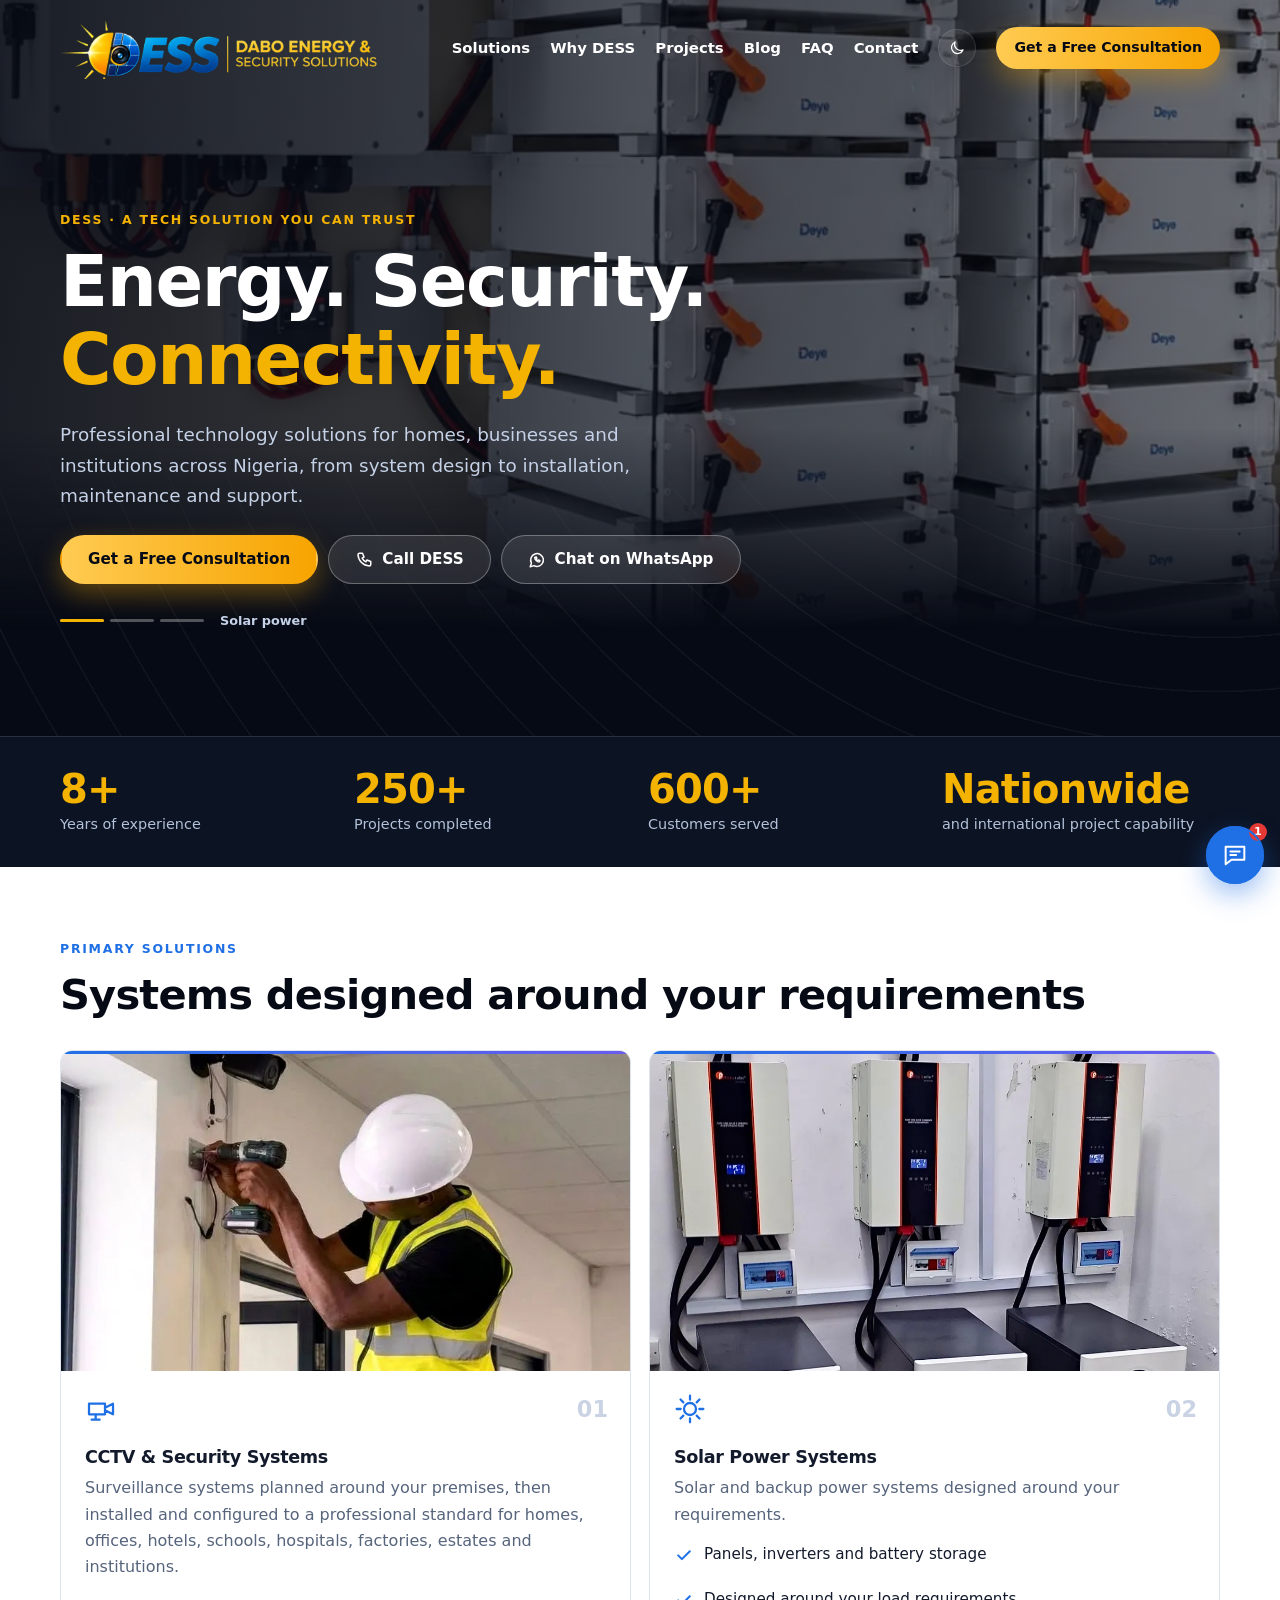
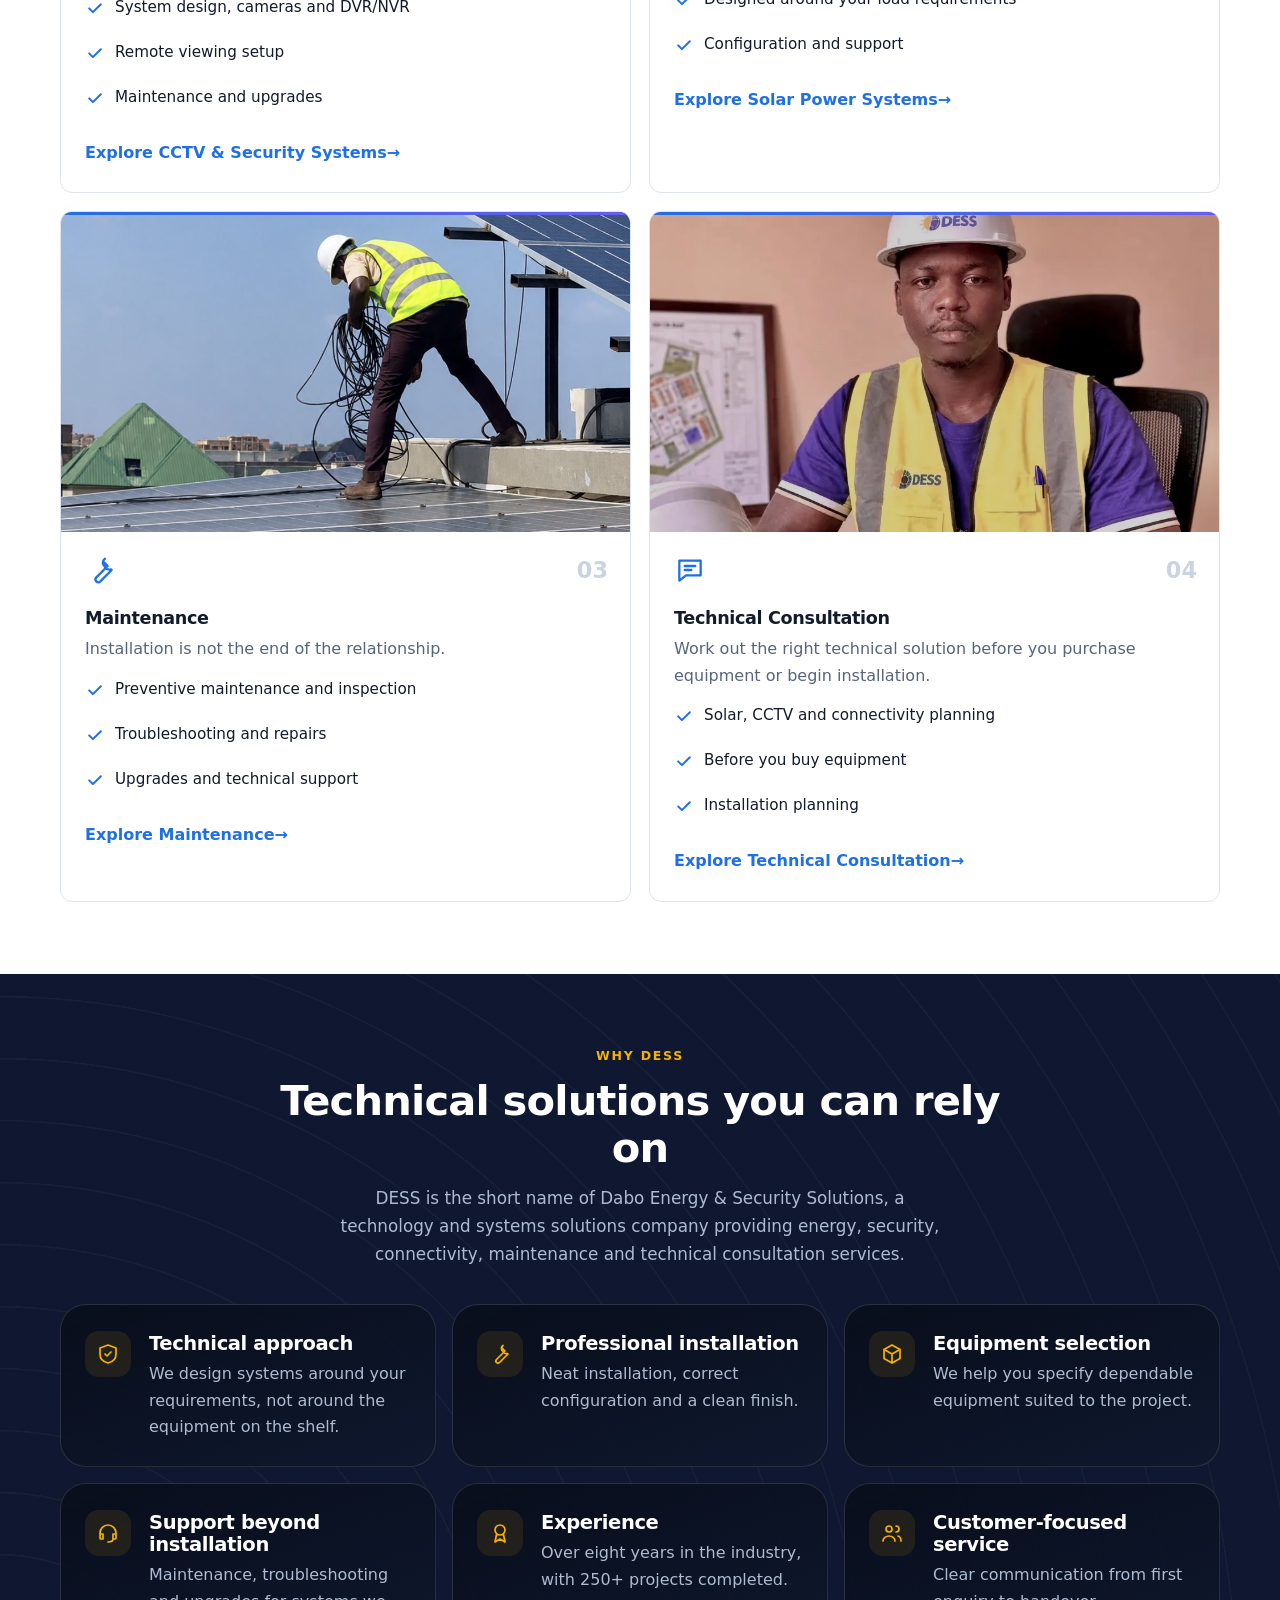
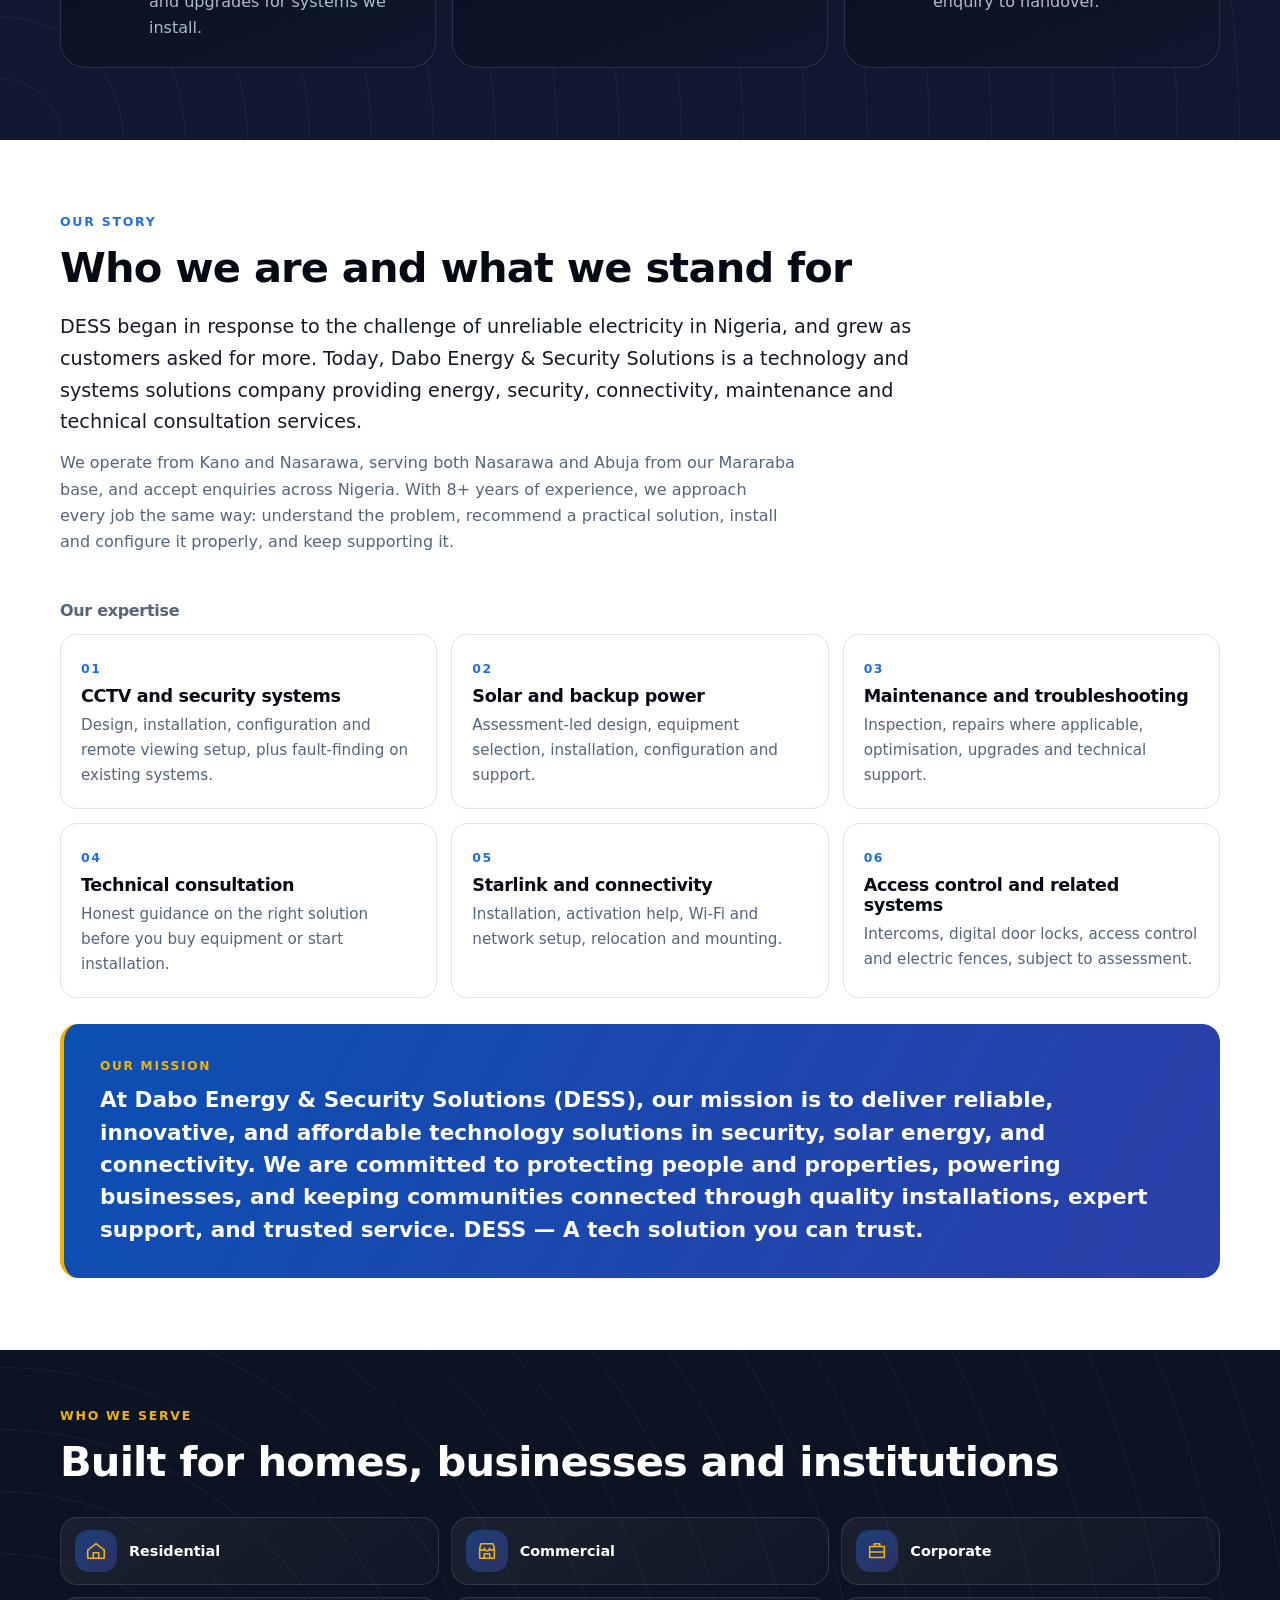
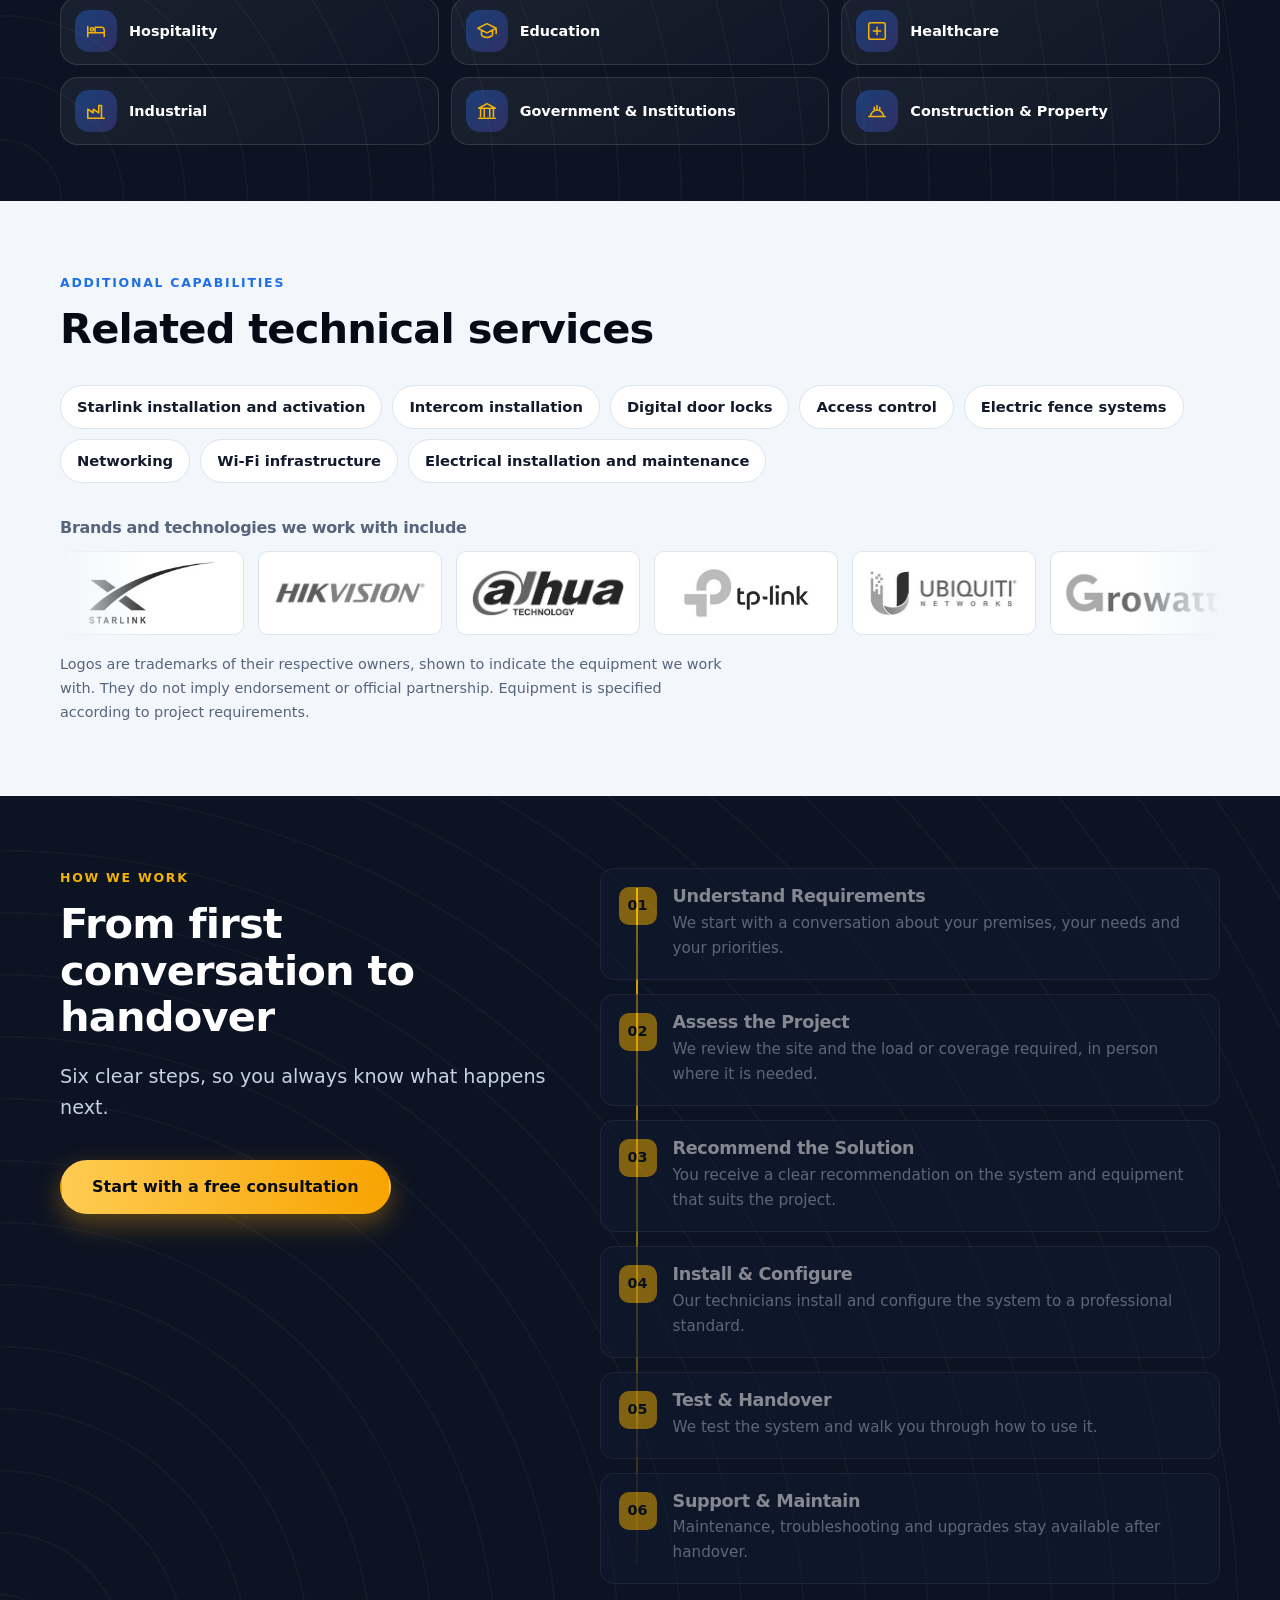
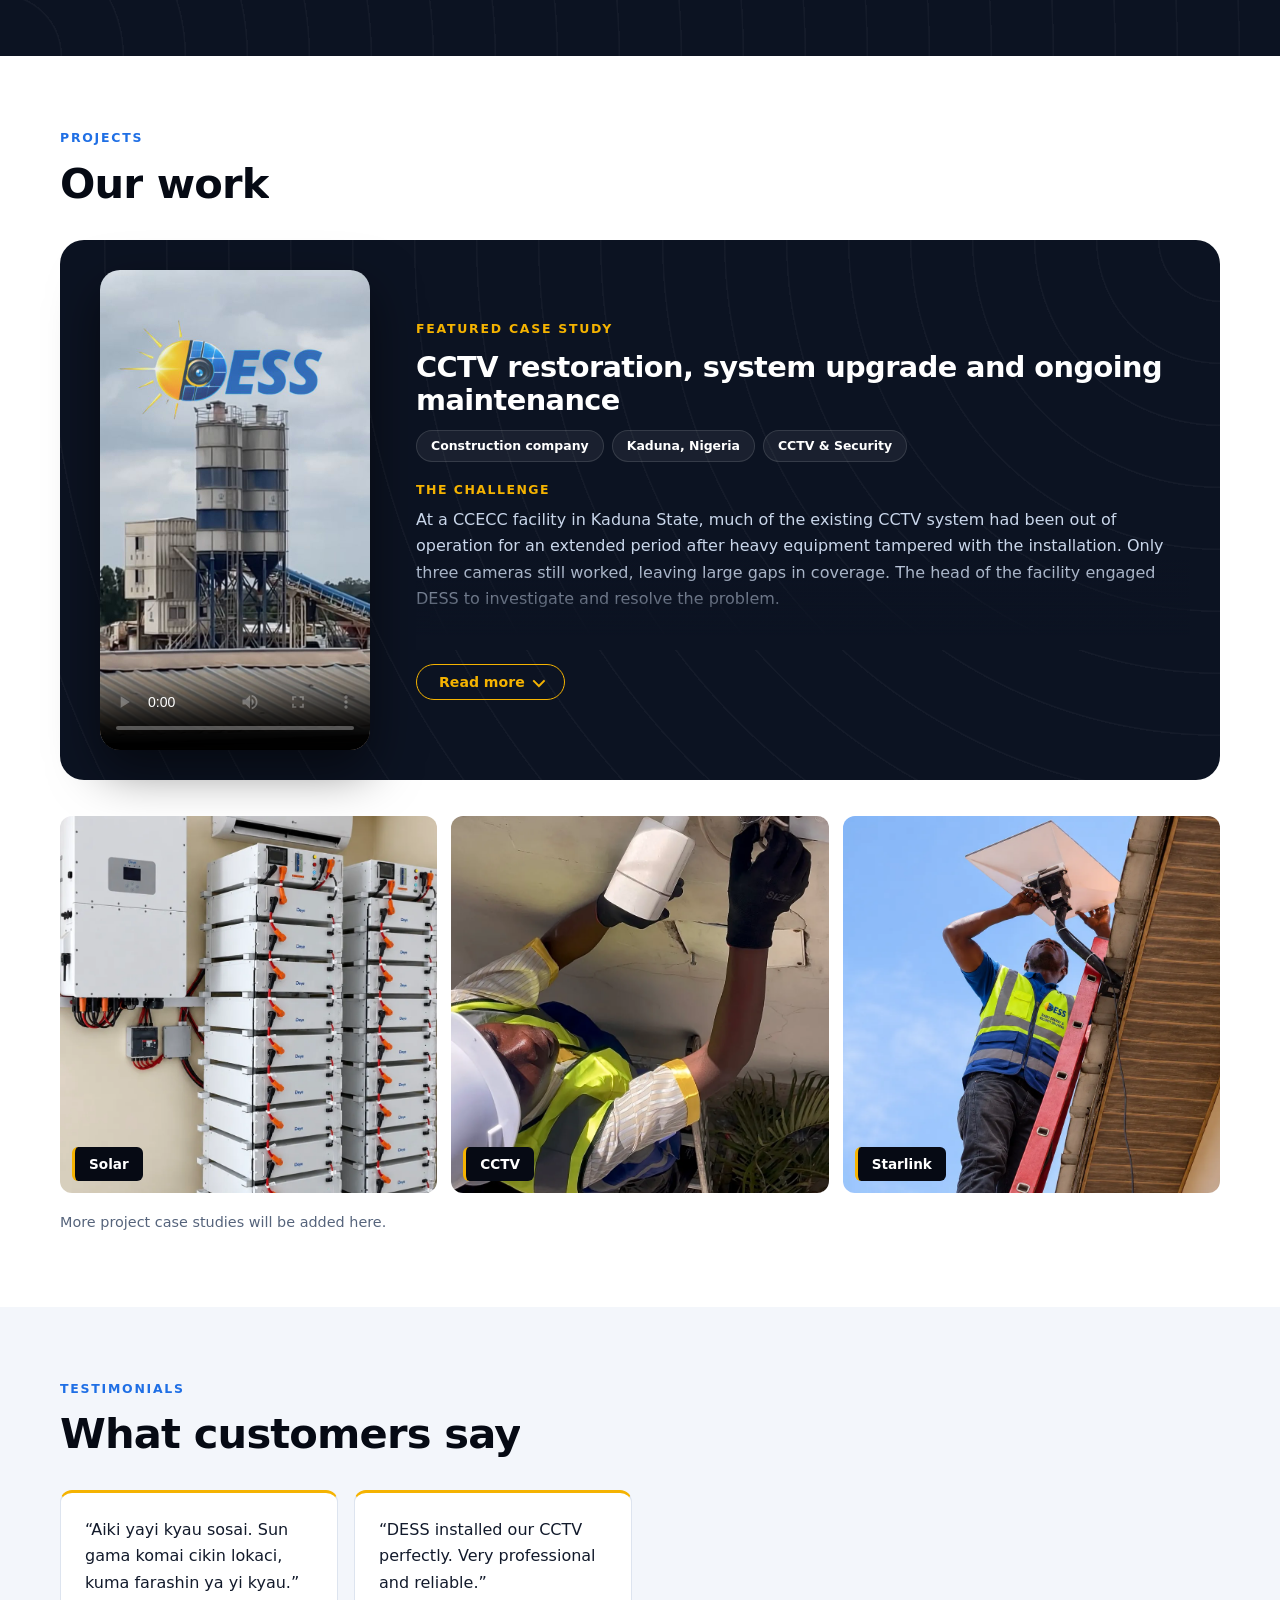
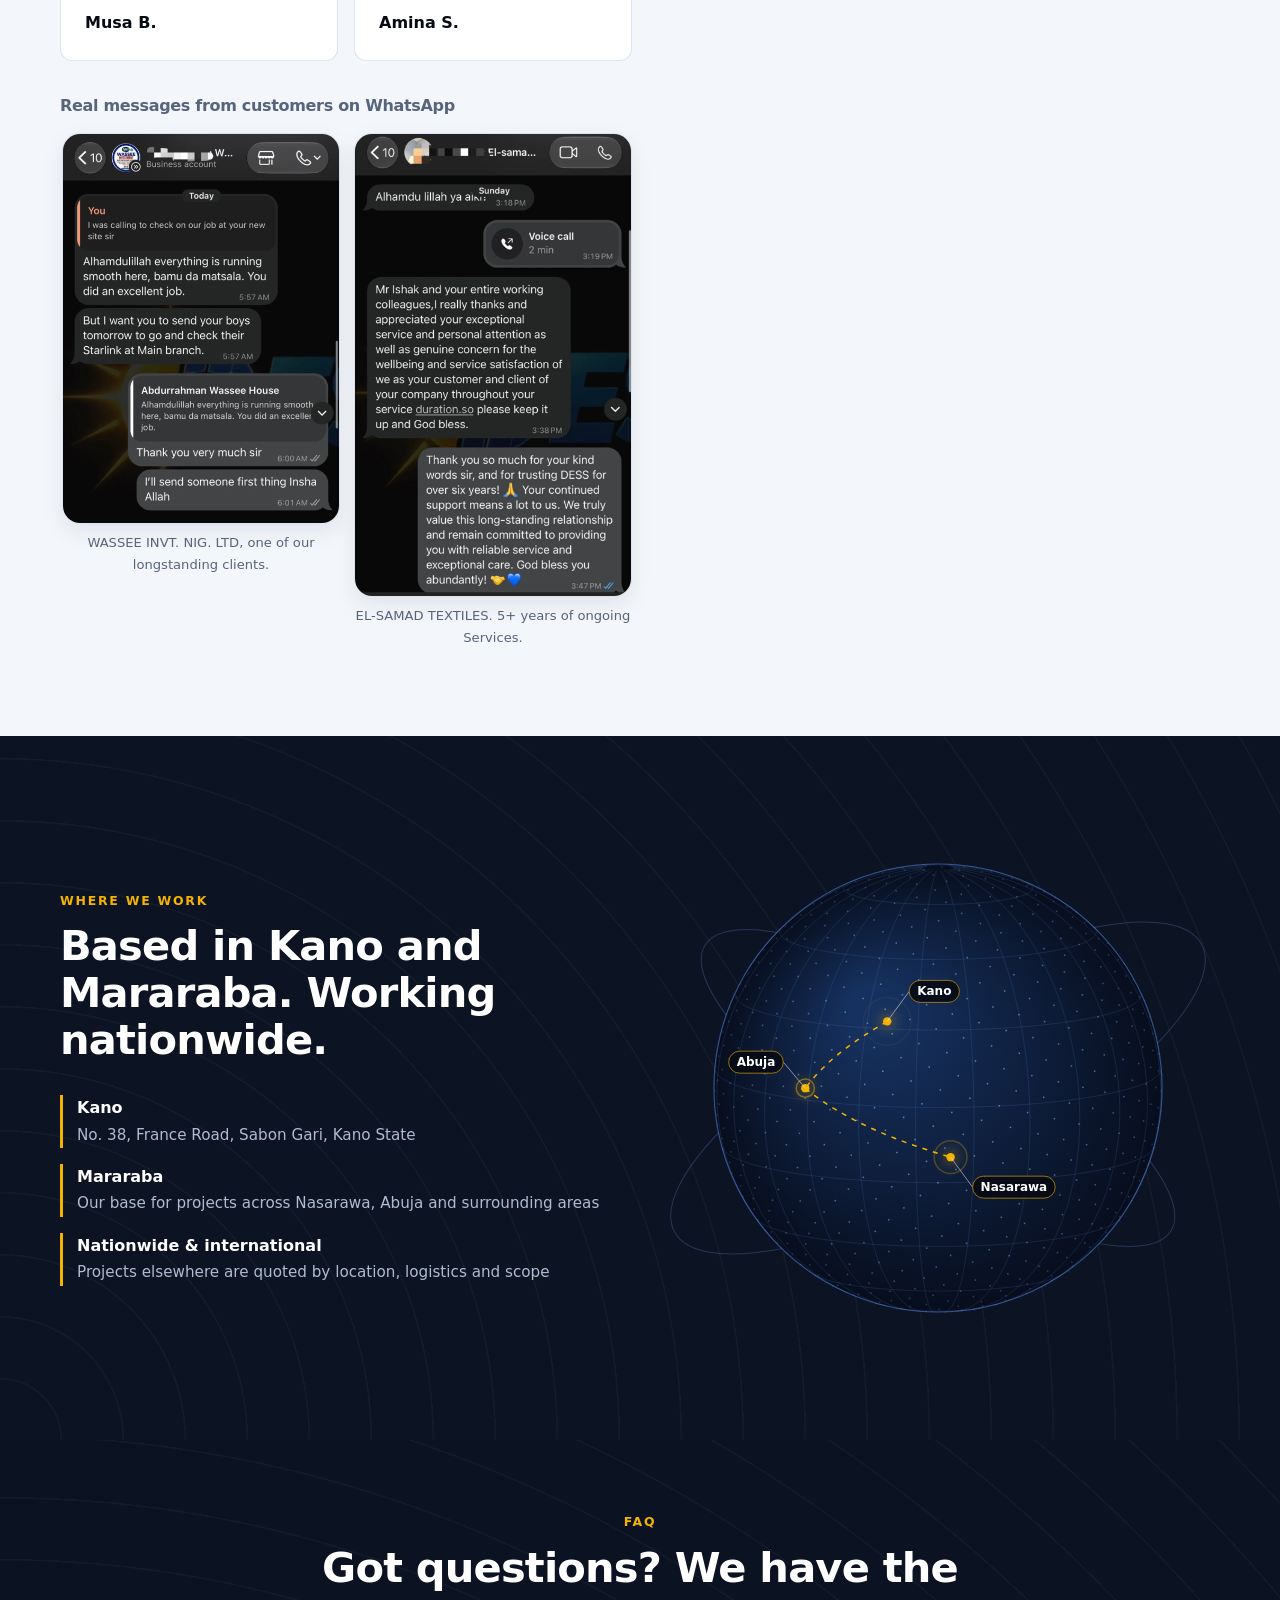
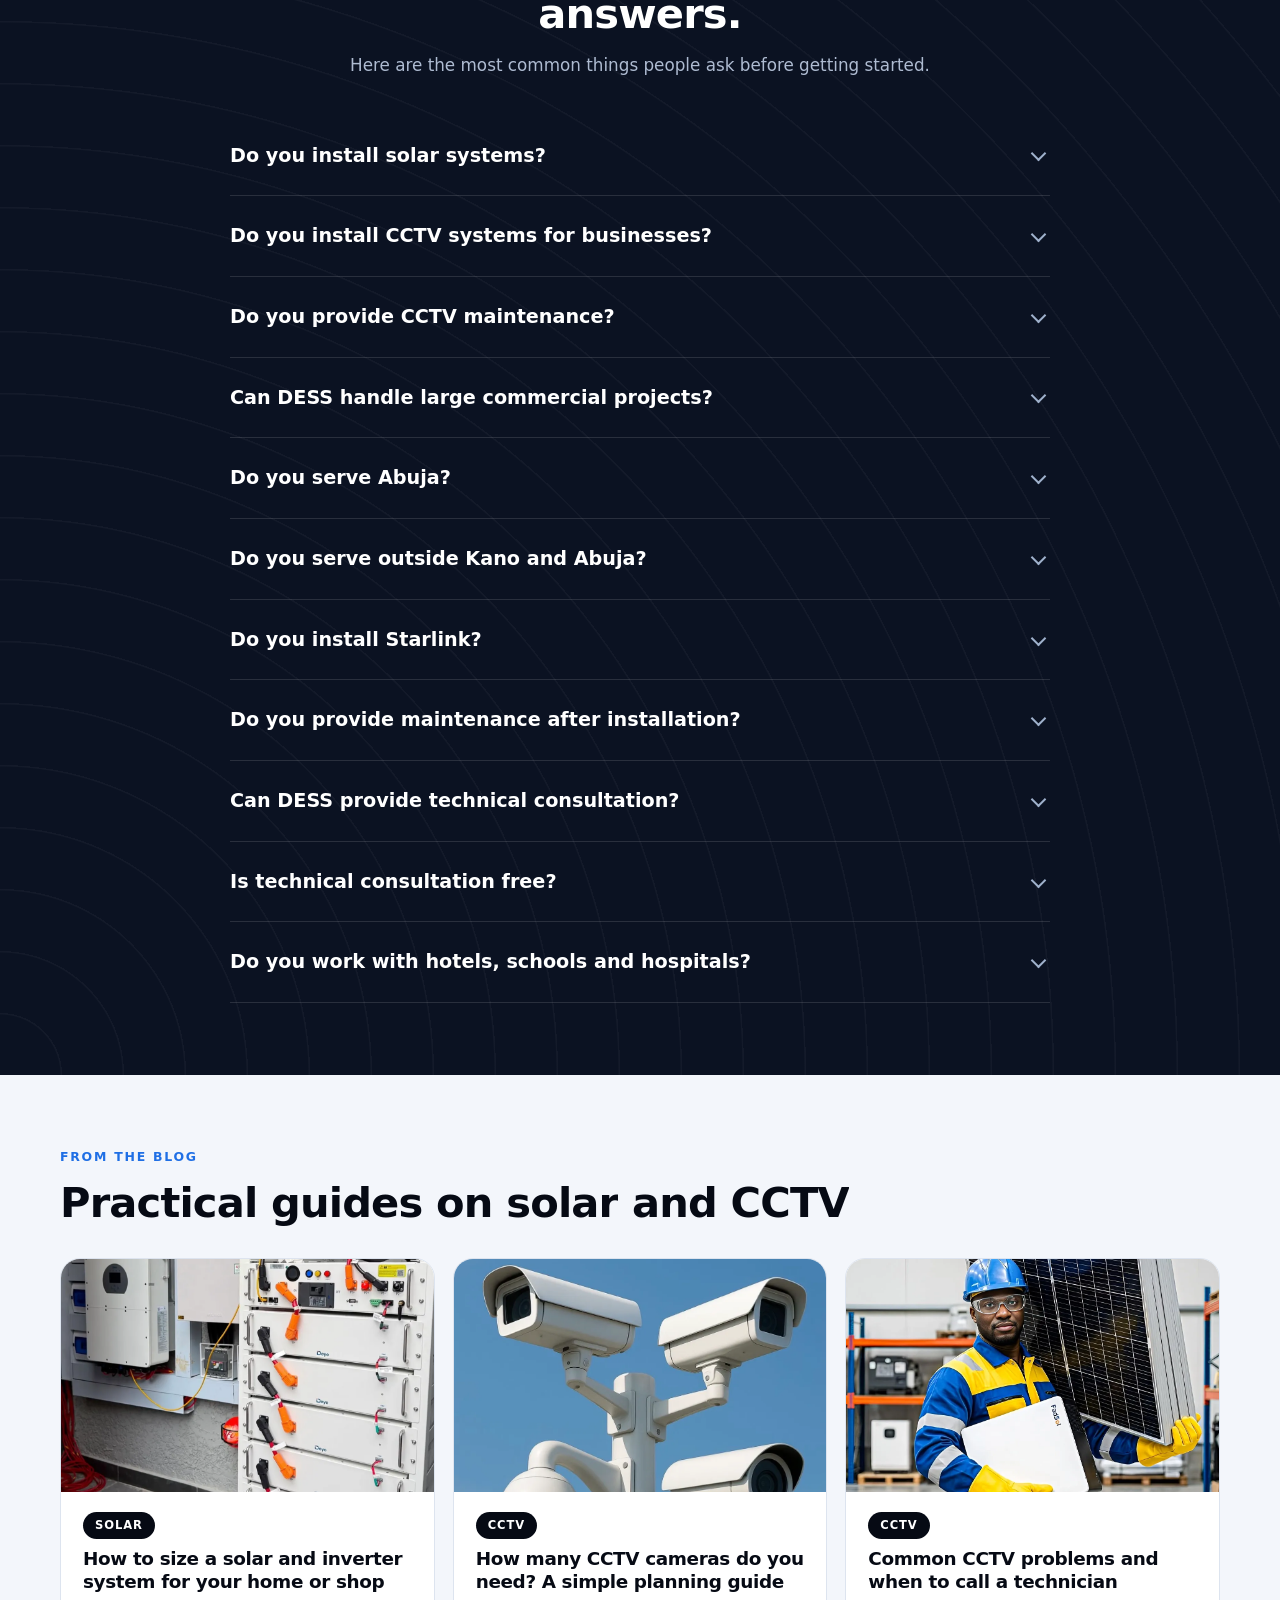
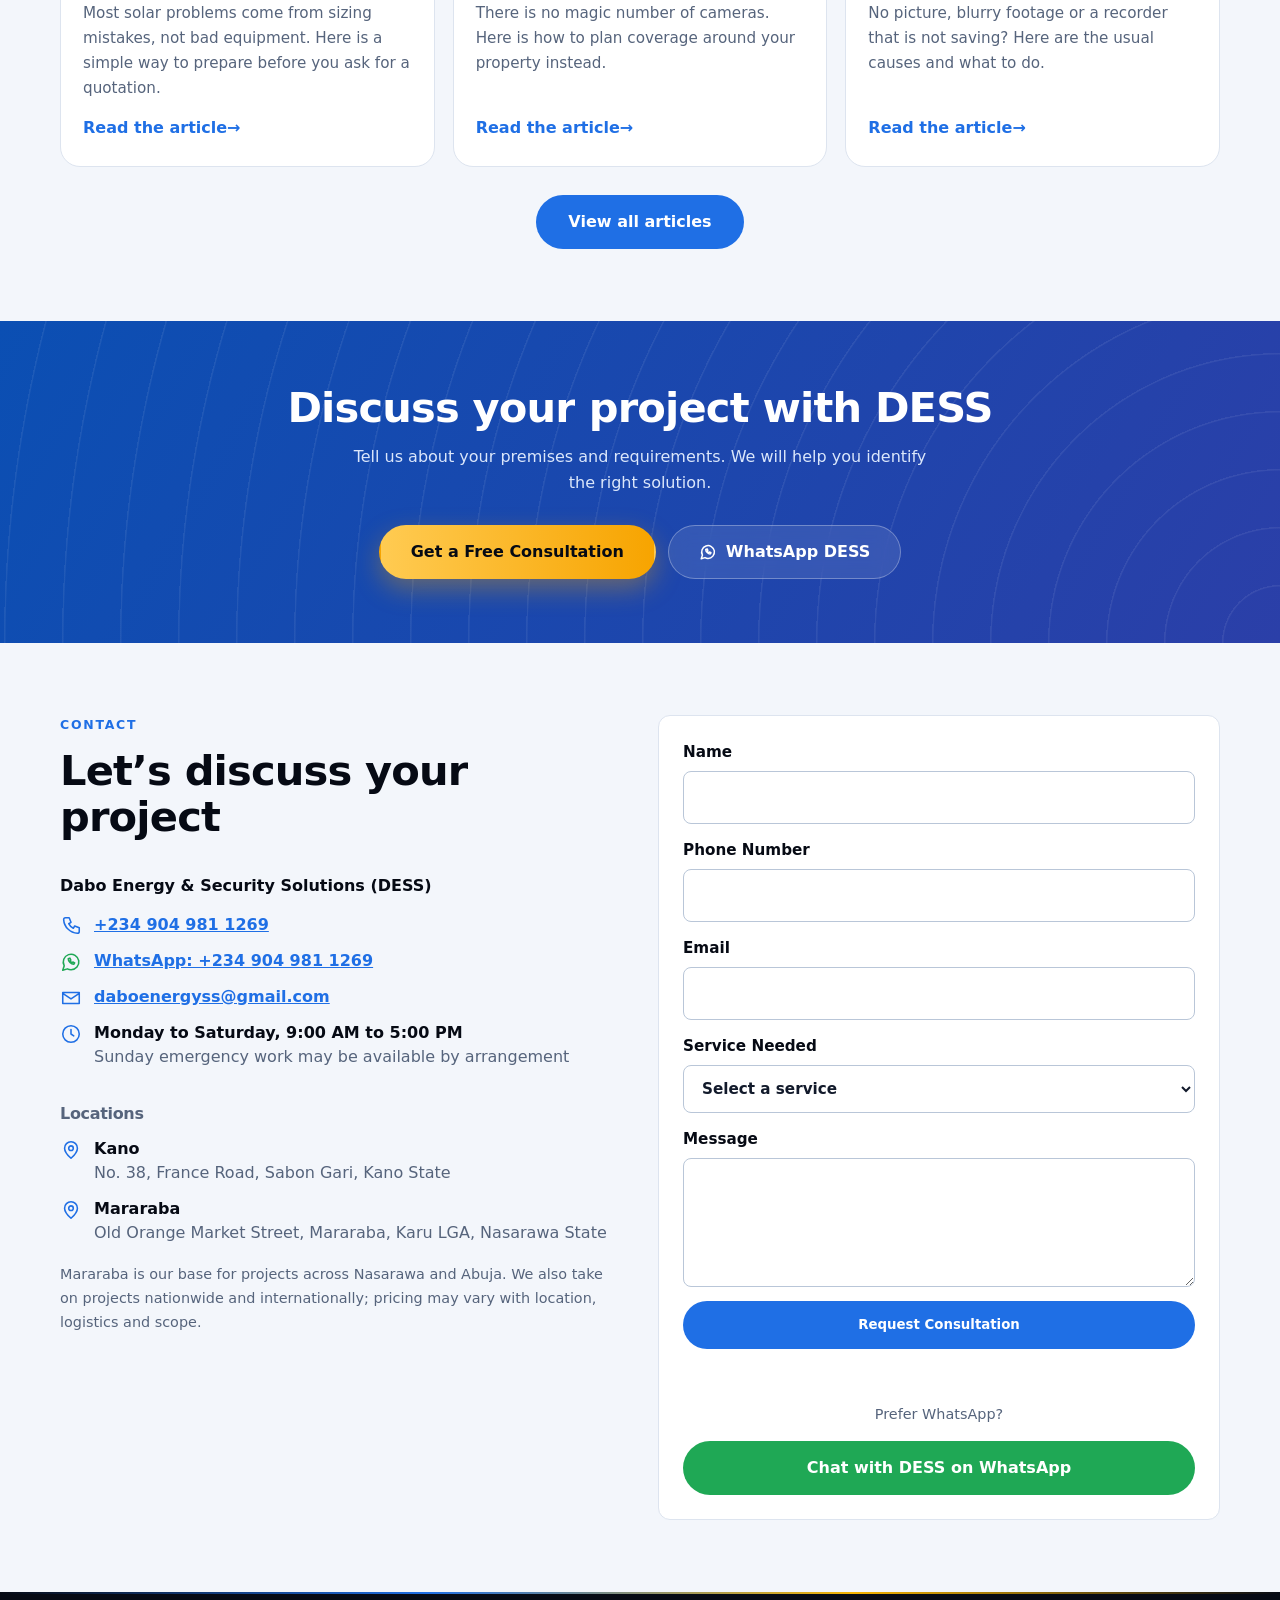
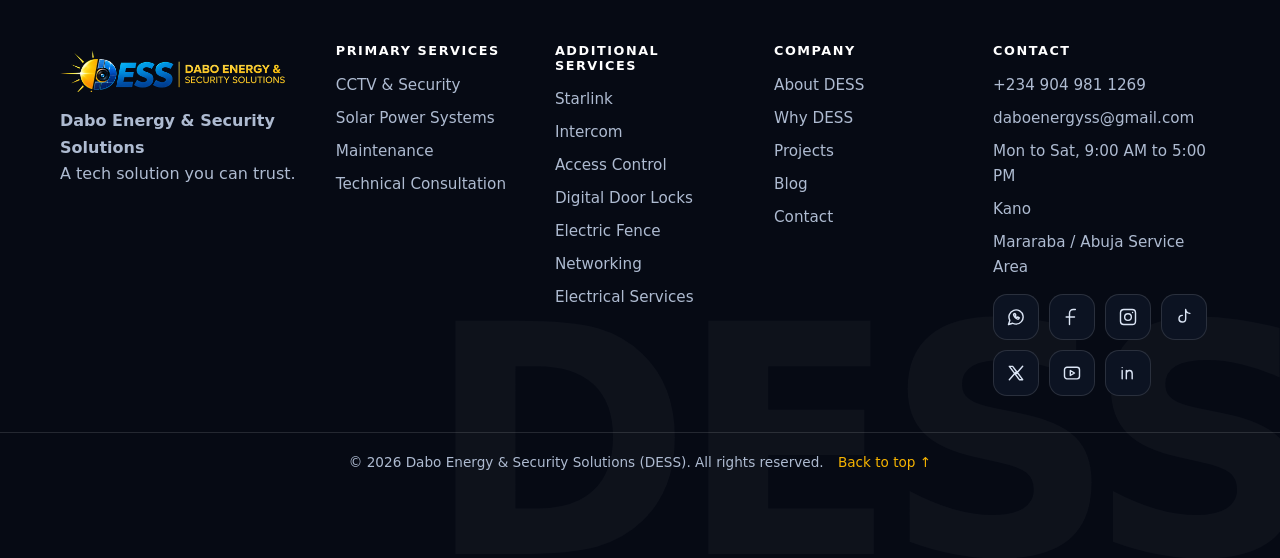
<file: index.html>
<!DOCTYPE html>
<html lang="en-NG">
<head>
<meta charset="utf-8">
<meta name="viewport" content="width=device-width, initial-scale=1">
<meta name="google-site-verification" content="Flggp0OAoR3ZLfkzdXoOFVyLNwlf65vivNqHBnzhyiU" />
<meta name="google-site-verification" content="FNXQPSIhmZA32Rh-jYoWv8A7KRaA6-WDHWeEcsu5f3Y" />
<title>Dabo Energy &amp; Security Solutions (DESS): CCTV, Solar &amp; Maintenance</title>
<meta name="description" content="DESS (Dabo Energy &amp; Security Solutions) provides CCTV, solar power, maintenance, technical consultation and Starlink services for homes, businesses and institutions in Kano, Abuja and across Nigeria.">
<link rel="canonical" href="https://dess.com.ng/">
<meta property="og:type" content="website">
<meta property="og:locale" content="en_NG">
<meta property="og:url" content="https://dess.com.ng/">
<meta property="og:site_name" content="Dabo Energy &amp; Security Solutions">
<meta property="og:title" content="Dabo Energy &amp; Security Solutions (DESS): CCTV, Solar &amp; Maintenance">
<meta property="og:description" content="DESS (Dabo Energy &amp; Security Solutions) provides CCTV, solar power, maintenance, technical consultation and Starlink services for homes, businesses and institutions in Kano, Abuja and across Nigeria.">
<meta property="og:image" content="https://dess.com.ng/solar-roof.jpg">
<meta name="twitter:card" content="summary_large_image">
<meta name="theme-color" content="#060a14">
<link rel="icon" href="/favicon.ico" sizes="48x48">
<link rel="icon" type="image/png" href="/favicon-48.png" sizes="48x48">
<link rel="icon" type="image/png" href="/favicon-192.png" sizes="192x192">
<link rel="apple-touch-icon" href="/apple-touch-icon.png">
<script>document.documentElement.classList.add("js");try{if(localStorage.getItem("dess-theme")==="dark")document.documentElement.setAttribute("data-theme","dark")}catch(e){}</script>
<link rel="stylesheet" href="/style.css">
<script type="application/ld+json">
{
 "@context": "https://schema.org",
 "@type": [
  "LocalBusiness",
  "Organization"
 ],
 "name": "Dabo Energy & Security Solutions",
 "alternateName": [
  "DESS",
  "DESS Nigeria",
  "Dabo Energy and Security Solutions"
 ],
 "slogan": "A tech solution you can trust.",
 "description": "Energy, security and connectivity solutions: CCTV, solar power, maintenance and technical consultation for homes, businesses and institutions in Nigeria.",
 "url": "https://dess.com.ng/",
 "logo": "https://dess.com.ng/logo-512.png",
 "image": "https://dess.com.ng/solar-roof.jpg",
 "telephone": "+2349049811269",
 "email": "daboenergyss@gmail.com",
 "areaServed": [
  {
   "@type": "State",
   "name": "Kano"
  },
  {
   "@type": "State",
   "name": "Nasarawa"
  },
  {
   "@type": "AdministrativeArea",
   "name": "Abuja"
  },
  {
   "@type": "Country",
   "name": "Nigeria"
  }
 ],
 "address": [
  {
   "@type": "PostalAddress",
   "streetAddress": "No. 38, France Road, Sabon Gari",
   "addressRegion": "Kano State",
   "addressCountry": "NG"
  },
  {
   "@type": "PostalAddress",
   "streetAddress": "Old Orange Market Street, Mararaba, Karu LGA",
   "addressRegion": "Nasarawa State",
   "addressCountry": "NG"
  }
 ],
 "openingHoursSpecification": [
  {
   "@type": "OpeningHoursSpecification",
   "dayOfWeek": [
    "Monday",
    "Tuesday",
    "Wednesday",
    "Thursday",
    "Friday",
    "Saturday"
   ],
   "opens": "09:00",
   "closes": "17:00"
  }
 ],
 "sameAs": [
  "https://www.facebook.com/daboenergy.ss",
  "https://www.instagram.com/dabo_energy_ss",
  "https://x.com/dabo_energy_ss",
  "https://www.tiktok.com/@dabo_ess",
  "https://youtube.com/@dabo_ess?si=DFVZsCFw3TeAytur",
  "https://www.linkedin.com/company/dabo-energy-security-solutions/"
 ]
}
</script>
<script type="application/ld+json">{"@context": "https://schema.org", "@type": "WebSite", "name": "Dabo Energy & Security Solutions", "alternateName": ["DESS", "DESS Nigeria", "Dabo Energy and Security Solutions"], "url": "https://dess.com.ng/"}</script>
</head>
<body>
<a class="skip" href="#main">Skip to content</a>
<svg width="0" height="0" style="position:absolute" aria-hidden="true">
<symbol id="i-cam" viewBox="0 0 24 24"><path d="M3 8h12v8H3zM15 11l6-3v8l-6-3M8 16v4M5 20h6"/></symbol>
<symbol id="i-sun" viewBox="0 0 24 24"><circle cx="12" cy="12" r="4.5"/><path d="M12 2v3M12 19v3M2 12h3M19 12h3M4.9 4.9l2.1 2.1M17 17l2.1 2.1M4.9 19.1L7 17M17 7l2.1-2.1"/></symbol>
<symbol id="i-wr" viewBox="0 0 24 24"><path d="M14.5 6.5a4 4 0 005 5L20 12l-8.5 8.5a2.1 2.1 0 01-3-3L17 9l-2.5-2.5zM15 3.5a4 4 0 00-1 5"/></symbol>
<symbol id="i-chat" viewBox="0 0 24 24"><path d="M4 5h16v11H9l-5 4zM8 9h8M8 12h5"/></symbol>
<symbol id="i-phone" viewBox="0 0 24 24"><path d="M6 3h4l2 5-2.5 1.5a11 11 0 005 5L16 12l5 2v4a2 2 0 01-2 2A16 16 0 014 5a2 2 0 012-2z"/></symbol>
<symbol id="i-wa" viewBox="0 0 24 24"><path d="M3 21l1.6-4.9A8.5 8.5 0 1112 20.5a8.4 8.4 0 01-4-1zM9 8.5c0 3 3 6 6 6l1-1.5-2-1-1 .8a4 4 0 01-2-2l.8-1-1-2z"/></symbol>
<symbol id="i-mail" viewBox="0 0 24 24"><path d="M3 6h18v12H3zM3 7l9 6 9-6"/></symbol>
<symbol id="i-pin" viewBox="0 0 24 24"><path d="M12 21s7-6.2 7-11a7 7 0 10-14 0c0 4.8 7 11 7 11z"/><circle cx="12" cy="10" r="2.5"/></symbol>
<symbol id="i-home" viewBox="0 0 24 24"><path d="M3 11l9-7 9 7v9H3zM9 20v-6h6v6"/></symbol>
<symbol id="i-shop" viewBox="0 0 24 24"><path d="M4 9l1.5-5h13L20 9M4 9v11h16V9M4 9a2.7 2.7 0 005.3 0 2.7 2.7 0 005.4 0 2.7 2.7 0 005.3 0M9 20v-5h6v5"/></symbol>
<symbol id="i-corp" viewBox="0 0 24 24"><path d="M4 7h16v12H4zM9 7V4h6v3M4 13h16"/></symbol>
<symbol id="i-bed" viewBox="0 0 24 24"><path d="M3 18V7M3 14h18v4M21 14v-3a3 3 0 00-3-3h-7v6M7.5 12a1.8 1.8 0 100-3.6 1.8 1.8 0 000 3.6"/></symbol>
<symbol id="i-edu" viewBox="0 0 24 24"><path d="M12 4L2 9l10 5 10-5zM6 11.5V16c0 1.5 3 3 6 3s6-1.5 6-3v-4.5M22 9v6"/></symbol>
<symbol id="i-health" viewBox="0 0 24 24"><path d="M5 3h14a2 2 0 012 2v14a2 2 0 01-2 2H5a2 2 0 01-2-2V5a2 2 0 012-2zM12 8v8M8 12h8"/></symbol>
<symbol id="i-factory" viewBox="0 0 24 24"><path d="M3 20V10l6 4v-4l6 4V6h3v14zM3 20h18"/></symbol>
<symbol id="i-gov" viewBox="0 0 24 24"><path d="M3 9l9-5 9 5zM5 9v9M9 9v9M15 9v9M19 9v9M3 20h18"/></symbol>
<symbol id="i-hat" viewBox="0 0 24 24"><path d="M3 18h18M5 18a7 7 0 0114 0M12 6v5M9 8v3M15 8v3"/></symbol>
<symbol id="i-clock" viewBox="0 0 24 24"><circle cx="12" cy="12" r="9"/><path d="M12 7v5l3 2"/></symbol>
<symbol id="i-fb" viewBox="0 0 24 24"><path d="M16 3h-2.5A4.5 4.5 0 009 7.5V21M5 12h10"/></symbol>
<symbol id="i-ig" viewBox="0 0 24 24"><path d="M7 3h10a4 4 0 014 4v10a4 4 0 01-4 4H7a4 4 0 01-4-4V7a4 4 0 014-4zM12 8a4 4 0 100 8 4 4 0 000-8zM17.5 6.5h.01"/></symbol>
<symbol id="i-tt" viewBox="0 0 24 24"><path d="M14 3v11a4 4 0 11-4-4M14 3c.4 2.7 2.2 4.4 5 4.6"/></symbol>
<symbol id="i-x" viewBox="0 0 24 24"><path d="M4 4h4l12 16h-4zM20 4l-7.5 8.5M4 20l7.5-8.5"/></symbol>
<symbol id="i-shield" viewBox="0 0 24 24"><path d="M12 3l8 3v6c0 5-3.5 8-8 9-4.5-1-8-4-8-9V6zM9 12l2 2 4-4"/></symbol>
<symbol id="i-users" viewBox="0 0 24 24"><path d="M9 11a3 3 0 100-6 3 3 0 000 6zM3 20c0-3 3-5 6-5s6 2 6 5M16 5a3 3 0 010 6M18 15c2 .5 3 2 3 5"/></symbol>
<symbol id="i-award" viewBox="0 0 24 24"><path d="M12 14a5 5 0 100-10 5 5 0 000 10zM8.5 13.5L7 21l5-3 5 3-1.5-7.5"/></symbol>
<symbol id="i-box" viewBox="0 0 24 24"><path d="M12 3l8 4.5v9L12 21l-8-4.5v-9zM12 12l8-4.5M12 12v9M12 12L4 7.5"/></symbol>
<symbol id="i-headset" viewBox="0 0 24 24"><path d="M4 13v-1a8 8 0 0116 0v1M4 13h3v5H5a1 1 0 01-1-1zM20 13h-3v5h2a1 1 0 001-1zM17 18c0 2-2 3-5 3"/></symbol>
<symbol id="i-sun" viewBox="0 0 24 24"><path d="M12 8a4 4 0 100 8 4 4 0 000-8zM12 2v2M12 20v2M2 12h2M20 12h2M5 5l1.5 1.5M17.5 17.5L19 19M5 19l1.5-1.5M17.5 6.5L19 5"/></symbol>
<symbol id="i-moon" viewBox="0 0 24 24"><path d="M20 14.5A8 8 0 019.5 4 8 8 0 1020 14.5z"/></symbol>
<symbol id="i-yt" viewBox="0 0 24 24"><path d="M3 8a3 3 0 013-3h12a3 3 0 013 3v8a3 3 0 01-3 3H6a3 3 0 01-3-3zM10 9v6l5-3z"/></symbol>
<symbol id="i-in" viewBox="0 0 24 24"><path d="M5 9v10M5 5.5v.01M10 19V9m0 4c0-2 1.5-4 4-4s3 1.5 3 4v6"/></symbol>
<symbol id="i-tick" viewBox="0 0 24 24"><path d="M5 12.5l4.5 4.5L19 7.5"/></symbol>
</svg>
<header class="nav"><div class="progress" aria-hidden="true"></div><div class="wrap nav-in">
<a href="/" class="brand" aria-label="Dabo Energy &amp; Security Solutions home"><img src="/logo.png" alt="DESS - Dabo Energy &amp; Security Solutions logo" width="900" height="174"></a>
<button class="burger" aria-label="Open menu" aria-expanded="false" aria-controls="menu"><span></span><span></span><span></span></button>
<nav id="menu" class="menu" aria-label="Main"><div class="drawer-head"><span>Menu</span><button type="button" class="drawer-x" aria-label="Close menu">&times;</button></div><a href="/" class="m-home" data-nav="home">Home</a><a href="/#solutions" data-nav="solutions">Solutions</a><a href="/#why" data-nav="why">Why DESS</a><a href="/#projects" data-nav="projects">Projects</a><a href="/blog" data-nav="blog">Blog</a><a href="/#faq" data-nav="faq">FAQ</a><a href="/#contact" data-nav="contact">Contact</a><button type="button" class="theme-btn" aria-label="Switch to dark mode"><svg class="ico"><use href="#i-moon"/></svg></button><a href="/#contact" class="btn btn-gold nav-cta">Get a Free Consultation</a><div class="drawer-foot"><a href="/#contact" class="btn btn-gold">Get a Free Consultation</a><div class="theme-card"><span class="tc-l"><svg class="ico"><use href="#i-moon"/></svg><b class="tc-name">Light mode</b></span><button type="button" class="tc-btn">Switch to Dark</button></div><div class="dbtns"><a href="https://wa.me/2349049811269" class="btn btn-wa"><svg class="ico"><use href="#i-wa"/></svg>WhatsApp</a><a href="tel:+2349049811269" class="btn btn-glass"><svg class="ico"><use href="#i-phone"/></svg>Call</a></div><p><a href="mailto:daboenergyss@gmail.com">daboenergyss@gmail.com</a><a href="tel:+2349049811269">+234 904 981 1269</a></p><div class="social"><a href="https://wa.me/2349049811269" target="_blank" rel="noopener" aria-label="DESS on WhatsApp"><svg class="ico"><use href="#i-wa"/></svg></a><a href="https://www.facebook.com/daboenergy.ss" target="_blank" rel="noopener" aria-label="DESS on Facebook"><svg class="ico"><use href="#i-fb"/></svg></a><a href="https://www.instagram.com/dabo_energy_ss" target="_blank" rel="noopener" aria-label="DESS on Instagram"><svg class="ico"><use href="#i-ig"/></svg></a><a href="https://www.tiktok.com/@dabo_ess",
  "https://youtube.com/@dabo_ess?si=DFVZsCFw3TeAytur",
  "https://www.linkedin.com/company/dabo-energy-security-solutions/" target="_blank" rel="noopener" aria-label="DESS on TikTok"><svg class="ico"><use href="#i-tt"/></svg></a><a href="https://x.com/dabo_energy_ss" target="_blank" rel="noopener" aria-label="DESS on X"><svg class="ico"><use href="#i-x"/></svg></a><a class="soc" href="https://youtube.com/@dabo_ess?si=DFVZsCFw3TeAytur" target="_blank" rel="noopener" aria-label="YouTube"><svg class="ico"><use href="#i-yt"/></svg></a><a class="soc" href="https://www.linkedin.com/company/dabo-energy-security-solutions/" target="_blank" rel="noopener" aria-label="LinkedIn"><svg class="ico"><use href="#i-in"/></svg></a></div></div></nav>
</div></header>
<div class="scrim" aria-hidden="true"></div>
<main id="main">
<section class="hero"><div class="hero-bg"><img class="on" src="/images/uploads/img_9826.webp" alt="" fetchpriority="high" data-cap="Solar power"><img src="/images/uploads/fa52bc1c-1752-423f-acf0-3d0cdf9d13a5.webp" alt="" loading="lazy" data-cap="CCTV &amp; security"><img src="/images/uploads/7dc3a868-bf40-4258-8ee2-057447981583.webp" alt="" loading="lazy" data-cap="Starlink connectivity"></div><div class="wrap hero-in"><div>
<p class="eyebrow">DESS · A tech solution you can trust</p><h1>Energy. Security. <span class="gold">Connectivity.</span></h1>
<p class="lead">Professional technology solutions for homes, businesses and institutions across Nigeria, from system design to installation, maintenance and support.</p><div class="btns"><a href="/#contact" class="btn btn-gold">Get a Free Consultation</a><a href="tel:+2349049811269" class="btn btn-glass"><svg class="ico"><use href="#i-phone"/></svg>Call DESS</a><a href="https://wa.me/2349049811269" class="btn btn-glass"><svg class="ico"><use href="#i-wa"/></svg>Chat on WhatsApp</a></div><div class="hero-dots" aria-hidden="true"><i></i><i></i><i></i><span class="cap">Solar power</span></div></div></div></section>
<section class="stats" aria-label="DESS in numbers"><div class="wrap stats-in"><div class="stat"><b data-count="8" data-suffix="+">8+</b><span>Years of experience</span></div><div class="stat"><b data-count="250" data-suffix="+">250+</b><span>Projects completed</span></div><div class="stat"><b data-count="600" data-suffix="+">600+</b><span>Customers served</span></div><div class="stat"><b>Nationwide</b><span>and international project capability</span></div></div></section>
<section class="sec" id="solutions"><div class="wrap"><p class="eyebrow">Primary solutions</p><h2>Systems designed around your requirements</h2><div class="pgrid"><article class="card pcard"><div class="cimg"><img src="/images/uploads/fa52bc1c-1752-423f-acf0-3d0cdf9d13a5.webp" alt="Technician installing two CCTV cameras on a gate pillar" style="object-position:50% 35%" loading="lazy" decoding="async"></div><div class="cbody"><span class="num">01</span><svg class="ico"><use href="#i-cam"/></svg><h3>CCTV &amp; Security Systems</h3><p>Surveillance systems planned around your premises, then installed and configured to a professional standard for homes, offices, hotels, schools, hospitals, factories, estates and institutions.</p><ul class="ticks"><li><svg class="ico"><use href="#i-tick"/></svg>System design, cameras and DVR/NVR</li><li><svg class="ico"><use href="#i-tick"/></svg>Remote viewing setup</li><li><svg class="ico"><use href="#i-tick"/></svg>Maintenance and upgrades</li></ul><a class="more" href="/cctv">Explore CCTV &amp; Security Systems</a></div></article><article class="card pcard"><div class="cimg"><img src="/images/uploads/img_9929.webp" alt="Solar inverter and battery storage racks in a plant room" style="object-position:50% 50%" loading="lazy" decoding="async"></div><div class="cbody"><span class="num">02</span><svg class="ico"><use href="#i-sun"/></svg><h3>Solar Power Systems</h3><p>Solar and backup power systems designed around your requirements.</p><ul class="ticks"><li><svg class="ico"><use href="#i-tick"/></svg>Panels, inverters and battery storage</li><li><svg class="ico"><use href="#i-tick"/></svg>Designed around your load requirements</li><li><svg class="ico"><use href="#i-tick"/></svg>Configuration and support</li></ul><a class="more" href="/solar">Explore Solar Power Systems</a></div></article><article class="card pcard"><div class="cimg"><img src="/solar-roof.jpg" alt="Technician handling cabling on a rooftop solar array" style="object-position:50% 50%" loading="lazy" decoding="async"></div><div class="cbody"><span class="num">03</span><svg class="ico"><use href="#i-wr"/></svg><h3>Maintenance</h3><p>Installation is not the end of the relationship.</p><ul class="ticks"><li><svg class="ico"><use href="#i-tick"/></svg>Preventive maintenance and inspection</li><li><svg class="ico"><use href="#i-tick"/></svg>Troubleshooting and repairs</li><li><svg class="ico"><use href="#i-tick"/></svg>Upgrades and technical support</li></ul><a class="more" href="/maintenance">Explore Maintenance</a></div></article><article class="card pcard"><div class="cimg"><img src="/images/uploads/cf217535-9648-4259-a890-3cc4c99cf563-1.webp" alt="DESS technician on site in a safety helmet and vest" style="object-position:50% 35%" loading="lazy" decoding="async"></div><div class="cbody"><span class="num">04</span><svg class="ico"><use href="#i-chat"/></svg><h3>Technical Consultation</h3><p>Work out the right technical solution before you purchase equipment or begin installation.</p><ul class="ticks"><li><svg class="ico"><use href="#i-tick"/></svg>Solar, CCTV and connectivity planning</li><li><svg class="ico"><use href="#i-tick"/></svg>Before you buy equipment</li><li><svg class="ico"><use href="#i-tick"/></svg>Installation planning</li></ul><a class="more" href="/consultation">Explore Technical Consultation</a></div></article></div></div></section>
<section class="sec dark whys" id="why"><div class="wrap"><div class="sec-head"><p class="eyebrow" id="about">Why DESS</p><h2>Technical solutions you can rely on</h2><p class="sub-lead">DESS is the short name of Dabo Energy &amp; Security Solutions, a technology and systems solutions company providing energy, security, connectivity, maintenance and technical consultation services.</p></div><div class="whygrid"><div class="why"><span class="wi"><svg class="ico"><use href="#i-shield"/></svg></span><div><h3>Technical approach</h3><p>We design systems around your requirements, not around the equipment on the shelf.</p></div></div><div class="why"><span class="wi"><svg class="ico"><use href="#i-wr"/></svg></span><div><h3>Professional installation</h3><p>Neat installation, correct configuration and a clean finish.</p></div></div><div class="why"><span class="wi"><svg class="ico"><use href="#i-box"/></svg></span><div><h3>Equipment selection</h3><p>We help you specify dependable equipment suited to the project.</p></div></div><div class="why"><span class="wi"><svg class="ico"><use href="#i-headset"/></svg></span><div><h3>Support beyond installation</h3><p>Maintenance, troubleshooting and upgrades for systems we install.</p></div></div><div class="why"><span class="wi"><svg class="ico"><use href="#i-award"/></svg></span><div><h3>Experience</h3><p>Over eight years in the industry, with 250+ projects completed.</p></div></div><div class="why"><span class="wi"><svg class="ico"><use href="#i-users"/></svg></span><div><h3>Customer-focused service</h3><p>Clear communication from first enquiry to handover.</p></div></div></div></div></section>
<section class="sec company" id="company"><div class="wrap"><p class="eyebrow">Our story</p><h2>Who we are and what we stand for</h2><div class="co-grid"><div class="co-text"><p class="big">DESS began in response to the challenge of unreliable electricity in Nigeria, and grew as customers asked for more. Today, Dabo Energy &amp; Security Solutions is a technology and systems solutions company providing energy, security, connectivity, maintenance and technical consultation services.</p><p>We operate from Kano and Nasarawa, serving both Nasarawa and Abuja from our Mararaba base, and accept enquiries across Nigeria. With 8+ years of experience, we approach every job the same way: understand the problem, recommend a practical solution, install and configure it properly, and keep supporting it.</p></div></div><h3 class="sub co-sub">Our expertise</h3><div class="xgrid"><div class="xp"><span>01</span><h3>CCTV and security systems</h3><p>Design, installation, configuration and remote viewing setup, plus fault-finding on existing systems.</p></div><div class="xp"><span>02</span><h3>Solar and backup power</h3><p>Assessment-led design, equipment selection, installation, configuration and support.</p></div><div class="xp"><span>03</span><h3>Maintenance and troubleshooting</h3><p>Inspection, repairs where applicable, optimisation, upgrades and technical support.</p></div><div class="xp"><span>04</span><h3>Technical consultation</h3><p>Honest guidance on the right solution before you buy equipment or start installation.</p></div><div class="xp"><span>05</span><h3>Starlink and connectivity</h3><p>Installation, activation help, Wi-Fi and network setup, relocation and mounting.</p></div><div class="xp"><span>06</span><h3>Access control and related systems</h3><p>Intercoms, digital door locks, access control and electric fences, subject to assessment.</p></div></div><div class="mission"><span class="mlabel">Our mission</span><p>At Dabo Energy &amp; Security Solutions (DESS), our mission is to deliver reliable, innovative, and affordable technology solutions in security, solar energy, and connectivity. We are committed to protecting people and properties, powering businesses, and keeping communities connected through quality installations, expert support, and trusted service.

DESS — A tech solution you can trust.</p></div></div></section>
<section class="sec dark" id="serve"><div class="wrap"><p class="eyebrow">Who we serve</p><h2>Built for homes, businesses and institutions</h2><div class="tiles"><div class="tile"><span class="ti"><svg class="ico"><use href="#i-home"/></svg></span><b>Residential</b></div><div class="tile"><span class="ti"><svg class="ico"><use href="#i-shop"/></svg></span><b>Commercial</b></div><div class="tile"><span class="ti"><svg class="ico"><use href="#i-corp"/></svg></span><b>Corporate</b></div><div class="tile"><span class="ti"><svg class="ico"><use href="#i-bed"/></svg></span><b>Hospitality</b></div><div class="tile"><span class="ti"><svg class="ico"><use href="#i-edu"/></svg></span><b>Education</b></div><div class="tile"><span class="ti"><svg class="ico"><use href="#i-health"/></svg></span><b>Healthcare</b></div><div class="tile"><span class="ti"><svg class="ico"><use href="#i-factory"/></svg></span><b>Industrial</b></div><div class="tile"><span class="ti"><svg class="ico"><use href="#i-gov"/></svg></span><b>Government &amp; Institutions</b></div><div class="tile"><span class="ti"><svg class="ico"><use href="#i-hat"/></svg></span><b>Construction &amp; Property</b></div></div></div></section>
<section class="sec tint"><div class="wrap"><p class="eyebrow">Additional capabilities</p><h2>Related technical services</h2><div class="chips plain"><span>Starlink installation and activation</span><span>Intercom installation</span><span>Digital door locks</span><span>Access control</span><span>Electric fence systems</span><span>Networking</span><span>Wi-Fi infrastructure</span><span>Electrical installation and maintenance</span></div>
<h3 class="sub">Brands and technologies we work with include</h3><div class="mq"><div class="mq-track"><div class="logo"><img src="/logo-starlink.jpg" alt="Starlink" width="201" height="100" style="max-height:64px" decoding="async"></div><div class="logo"><img src="/logo-hikvision.jpg" alt="Hikvision" width="360" height="57" style="max-height:34px" decoding="async"></div><div class="logo"><img src="/logo-dahua.jpg" alt="Dahua" width="319" height="100" style="max-height:50px" decoding="async"></div><div class="logo"><img src="/logo-tp-link.jpg" alt="TP-Link" width="254" height="100" style="max-height:50px" decoding="async"></div><div class="logo"><img src="/logo-ubiquiti.jpg" alt="Ubiquiti" width="310" height="100" style="max-height:52px" decoding="async"></div><div class="logo"><img src="/logo-growatt.jpg" alt="Growatt" width="360" height="92" style="max-height:44px" decoding="async"></div><div class="logo"><img src="/logo-felicity.jpg" alt="Felicity" width="279" height="100" style="max-height:62px" decoding="async"></div><div class="logo"><img src="/logo-must.jpg" alt="MUST" width="301" height="100" style="max-height:44px" decoding="async"></div><div class="logo"><img src="/logo-deye.jpg" alt="Deye" width="238" height="100" style="max-height:48px" decoding="async"></div><div class="logo"><img src="/logo-cell-american.jpg" alt="Cell American" width="360" height="56" style="max-height:34px" decoding="async"></div><div class="logo" aria-hidden="true"><img src="/logo-starlink.jpg" alt="Starlink" width="201" height="100" style="max-height:64px" decoding="async"></div><div class="logo" aria-hidden="true"><img src="/logo-hikvision.jpg" alt="Hikvision" width="360" height="57" style="max-height:34px" decoding="async"></div><div class="logo" aria-hidden="true"><img src="/logo-dahua.jpg" alt="Dahua" width="319" height="100" style="max-height:50px" decoding="async"></div><div class="logo" aria-hidden="true"><img src="/logo-tp-link.jpg" alt="TP-Link" width="254" height="100" style="max-height:50px" decoding="async"></div><div class="logo" aria-hidden="true"><img src="/logo-ubiquiti.jpg" alt="Ubiquiti" width="310" height="100" style="max-height:52px" decoding="async"></div><div class="logo" aria-hidden="true"><img src="/logo-growatt.jpg" alt="Growatt" width="360" height="92" style="max-height:44px" decoding="async"></div><div class="logo" aria-hidden="true"><img src="/logo-felicity.jpg" alt="Felicity" width="279" height="100" style="max-height:62px" decoding="async"></div><div class="logo" aria-hidden="true"><img src="/logo-must.jpg" alt="MUST" width="301" height="100" style="max-height:44px" decoding="async"></div><div class="logo" aria-hidden="true"><img src="/logo-deye.jpg" alt="Deye" width="238" height="100" style="max-height:48px" decoding="async"></div><div class="logo" aria-hidden="true"><img src="/logo-cell-american.jpg" alt="Cell American" width="360" height="56" style="max-height:34px" decoding="async"></div></div></div><p class="note">Logos are trademarks of their respective owners, shown to indicate the equipment we work with. They do not imply endorsement or official partnership. Equipment is specified according to project requirements.</p></div></section>
<section class="sec dark proc" id="process"><div class="wrap proc-in"><div class="proc-l"><p class="eyebrow">How we work</p><h2>From first conversation to handover</h2><p class="big">Six clear steps, so you always know what happens next.</p><a href="/#contact" class="btn btn-gold">Start with a free consultation</a></div><ol class="tl"><li><span class="n">01</span><div><h3>Understand Requirements</h3><p>We start with a conversation about your premises, your needs and your priorities.</p></div></li><li><span class="n">02</span><div><h3>Assess the Project</h3><p>We review the site and the load or coverage required, in person where it is needed.</p></div></li><li><span class="n">03</span><div><h3>Recommend the Solution</h3><p>You receive a clear recommendation on the system and equipment that suits the project.</p></div></li><li><span class="n">04</span><div><h3>Install &amp; Configure</h3><p>Our technicians install and configure the system to a professional standard.</p></div></li><li><span class="n">05</span><div><h3>Test &amp; Handover</h3><p>We test the system and walk you through how to use it.</p></div></li><li><span class="n">06</span><div><h3>Support &amp; Maintain</h3><p>Maintenance, troubleshooting and upgrades stay available after handover.</p></div></li></ol></div></section>
<section class="sec" id="projects"><div class="wrap"><p class="eyebrow">Projects</p><h2>Our work</h2><article class="case"><div class="case-v"><video controls playsinline preload="metadata" poster="/case-kaduna-poster.jpg" width="720" height="1280" aria-label="Video: CCTV restoration, system upgrade and ongoing maintenance at a construction company facility in Kaduna"><source src="/case-kaduna-cctv.mp4" type="video/mp4">Your browser cannot play this video.</video></div>
<div class="case-t"><p class="eyebrow">Featured case study</p><h3>CCTV restoration, system upgrade and ongoing maintenance</h3>
<div class="case-chips"><span>Construction company</span><span>Kaduna, Nigeria</span><span>CCTV &amp; Security</span></div>
<div class="case-body" id="case-body"><div class="case-b"><h4>The challenge</h4><p>At a CCECC facility in Kaduna State, much of the existing CCTV system had been out of operation for an extended period after heavy equipment tampered with the installation. Only three cameras still worked, leaving large gaps in coverage. The head of the facility engaged DESS to investigate and resolve the problem.</p></div>
<div class="case-b"><h4>Our approach: diagnose, restore, strengthen</h4><p>We troubleshot the faults, assessed the existing equipment and the site&rsquo;s surveillance needs, then recommended a practical solution to improve coverage and address blind spots.</p>
<ul class="ticks"><li><svg class="ico"><use href="#i-tick"/></svg><span><strong>System troubleshooting:</strong> identifying the faults behind the downtime</span></li><li><svg class="ico"><use href="#i-tick"/></svg><span><strong>Camera restoration:</strong> bringing cameras back online wherever feasible</span></li><li><svg class="ico"><use href="#i-tick"/></svg><span><strong>Equipment replacement:</strong> replacing selected outdated cameras</span></li><li><svg class="ico"><use href="#i-tick"/></svg><span><strong>Coverage expansion:</strong> adding cameras to cover unmonitored areas</span></li></ul></div>
<div class="case-b"><h4>The outcome: better coverage, stronger monitoring</h4><p>Through targeted repairs, strategic replacements and additional cameras, DESS helped restore the facility&rsquo;s surveillance capability and reduce blind spots. DESS continues to provide monthly maintenance checks to support the ongoing reliability of the system.</p></div>
<p class="case-end">We find the problem, deliver the solution, and stand by our work.</p></div><button type="button" class="case-btn" aria-expanded="false" aria-controls="case-body"><span>Read more</span></button></div></article>
<div class="gallery">
<figure class="shot" data-category="Solar"><img src="/images/uploads/img_9826.webp" width="1013" height="1600" loading="lazy" decoding="async" alt="Solar inverter and battery storage racks installed in a plant room"><figcaption>Solar</figcaption></figure>
<figure class="shot" data-category="CCTV"><img src="/images/uploads/img_0039.webp" width="987" height="1238" loading="lazy" decoding="async" alt="Technician installing two CCTV cameras on a gate pillar beside an electric fence"><figcaption>CCTV</figcaption></figure>
<figure class="shot" data-category="Starlink"><img src="/images/uploads/7dc3a868-bf40-4258-8ee2-057447981583.webp" width="1536" height="1024" loading="lazy" decoding="async" alt="Technician on a ladder installing a Starlink dish on a building"><figcaption>Starlink</figcaption></figure></div>
<!-- Future case study card: category, location, client type, scope, challenge, solution, result, photos/video -->
<p class="note">More project case studies will be added here.</p></div></section>
<section class="sec tint" id="testimonials"><div class="wrap"><p class="eyebrow">Testimonials</p><h2>What customers say</h2><div class="quotes"><blockquote class="quote"><p lang="ha">“Aiki yayi kyau sosai. Sun gama komai cikin lokaci, kuma farashin ya yi kyau.”</p><cite>Musa B.</cite></blockquote><blockquote class="quote"><p lang="en">“DESS installed our CCTV perfectly. Very professional and reliable.”</p><cite>Amina S.</cite></blockquote></div><div class="wa-reviews"><h3 class="sub">Real messages from customers on WhatsApp</h3><div class="wa-row"><figure class="wa-card"><button type="button" class="wa-shot" data-full="/images/uploads/img_0030.webp" aria-label="Enlarge screenshot 1"><img src="/images/uploads/img_0030.webp" width="1042" height="1469" alt="WhatsApp message from a customer: WASSEE INVT. NIG. LTD, one of our longstanding clients. (photo 1)" loading="lazy" decoding="async"></button><figcaption>WASSEE INVT. NIG. LTD, one of our longstanding clients.</figcaption></figure><figure class="wa-card"><button type="button" class="wa-shot" data-full="/images/uploads/img_0031.webp" aria-label="Enlarge screenshot 2"><img src="/images/uploads/img_0031.webp" width="918" height="1535" alt="WhatsApp message from a customer: EL-SAMAD TEXTILES. 5+ years of ongoing Services. (photo 2)" loading="lazy" decoding="async"></button><figcaption>EL-SAMAD TEXTILES. 5+ years of ongoing Services.</figcaption></figure></div></div></div></section>
<section class="sec dark globe-sec" id="coverage"><div class="wrap globe-in"><div><p class="eyebrow">Where we work</p><h2>Based in Kano and Mararaba. Working nationwide.</h2><ul class="locs"><li><b>Kano</b><span>No. 38, France Road, Sabon Gari, Kano State</span></li><li><b>Mararaba</b><span>Our base for projects across Nasarawa, Abuja and surrounding areas</span></li><li><b>Nationwide &amp; international</b><span>Projects elsewhere are quoted by location, logistics and scope</span></li></ul></div><div class="globe-wrap"><canvas id="globe" role="img" aria-label="Animated globe marking Kano, Abuja and Nasarawa in Nigeria"></canvas></div></div></section>
<section class="sec dark faqs" id="faq"><div class="wrap narrow"><div class="sec-head"><p class="eyebrow">FAQ</p><h2>Got questions? We have the answers.</h2><p class="sub-lead">Here are the most common things people ask before getting started.</p></div><details><summary>Do you install solar systems?</summary><p>Yes. DESS designs and installs solar and backup power systems, including panels, inverters and battery storage, configured to your requirements.</p></details><details><summary>Do you install CCTV systems for businesses?</summary><p>Yes. We design and install CCTV systems for offices, shops, hotels, schools, hospitals, factories and estates, including DVR/NVR recording and remote viewing setup.</p></details><details><summary>Do you provide CCTV maintenance?</summary><p>Yes. We inspect, troubleshoot, repair where applicable and upgrade existing CCTV systems.</p></details><details><summary>Can DESS handle large commercial projects?</summary><p>DESS is equipped and positioned to take on commercial and institutional projects, from planning and system design to installation, configuration and support. Share your requirements and we will discuss the scope with you.</p></details><details><summary>Do you serve Abuja?</summary><p>Yes. Our Mararaba base serves Nasarawa, Abuja and surrounding areas.</p></details><details><summary>Do you serve outside Kano and Abuja?</summary><p>Yes. DESS can take on projects nationwide and outside Nigeria depending on requirements. Pricing may vary with location, logistics and scope.</p></details><details><summary>Do you install Starlink?</summary><p>Yes. We handle Starlink equipment supply, installation, activation assistance, Wi-Fi and network configuration, relocation and mounting, troubleshooting and maintenance, and subscription enquiries. Contact us for current plan details and the purchase or renewal process.</p></details><details><summary>Do you provide maintenance after installation?</summary><p>Yes. Maintenance and technical support are a core DESS service for solar, CCTV, connectivity and other installed systems.</p></details><details><summary>Can DESS provide technical consultation?</summary><p>Yes. We can advise on the right solution before you buy equipment or begin installation.</p></details><details><summary>Is technical consultation free?</summary><p>Phone consultations are free. Site consultations are paid, and the price depends on the location.</p></details><details><summary>Do you work with hotels, schools and hospitals?</summary><p>We are equipped to serve these sectors. Requirements differ between them, so we begin by understanding your premises and needs.</p></details></div></section>
<section class="sec tint" id="blog"><div class="wrap"><p class="eyebrow">From the blog</p><h2>Practical guides on solar and CCTV</h2><div class="bgrid"><a class="bcard" href="/blog-solar-sizing-guide"><div class="bimg"><img src="/images/uploads/img_0533.webp" alt="Solar inverter and battery storage racks installed in a plant room" style="object-position:50% 35%" loading="lazy" decoding="async"></div><div class="bbody"><span class="btag">Solar</span><h3>How to size a solar and inverter system for your home or shop</h3><p>Most solar problems come from sizing mistakes, not bad equipment. Here is a simple way to prepare before you ask for a quotation.</p><span class="more">Read the article</span></div></a><a class="bcard" href="/blog-cctv-camera-planning"><div class="bimg"><img src="/images/uploads/img_9798.webp" alt="Technician installing two CCTV cameras on a gate pillar beside an electric fence" style="object-position:50% 35%" loading="lazy" decoding="async"></div><div class="bbody"><span class="btag">CCTV</span><h3>How many CCTV cameras do you need? A simple planning guide</h3><p>There is no magic number of cameras. Here is how to plan coverage around your property instead.</p><span class="more">Read the article</span></div></a><a class="bcard" href="/blog-cctv-common-problems"><div class="bimg"><img src="/images/uploads/img_9928.webp" alt="DESS technician on site wearing a safety helmet and high-visibility vest" style="object-position:50% 35%" loading="lazy" decoding="async"></div><div class="bbody"><span class="btag">CCTV</span><h3>Common CCTV problems and when to call a technician</h3><p>No picture, blurry footage or a recorder that is not saving? Here are the usual causes and what to do.</p><span class="more">Read the article</span></div></a></div><p class="blog-more"><a href="/blog" class="btn btn-blue">View all articles</a></p></div></section>
<section class="cta"><div class="wrap"><h2>Discuss your project with DESS</h2><p>Tell us about your premises and requirements. We will help you identify the right solution.</p><div class="btns"><a href="/#contact" class="btn btn-gold">Get a Free Consultation</a><a href="https://wa.me/2349049811269" class="btn btn-glass"><svg class="ico"><use href="#i-wa"/></svg>WhatsApp DESS</a></div></div></section>
<section class="sec tint" id="contact"><div class="wrap contact"><div><p class="eyebrow">Contact</p><h2>Let’s discuss your project</h2>
<p class="co"><strong>Dabo Energy &amp; Security Solutions (DESS)</strong></p>
<ul class="clist"><li><svg class="ico"><use href="#i-phone"/></svg><a href="tel:+2349049811269">+234 904 981 1269</a></li><li class="wa"><svg class="ico"><use href="#i-wa"/></svg><a href="https://wa.me/2349049811269">WhatsApp: +234 904 981 1269</a></li><li><svg class="ico"><use href="#i-mail"/></svg><a href="mailto:daboenergyss@gmail.com">daboenergyss@gmail.com</a></li><li><svg class="ico"><use href="#i-clock"/></svg><span><strong>Monday to Saturday, 9:00 AM to 5:00 PM</strong><br>Sunday emergency work may be available by arrangement</span></li></ul>
<h3 class="sub">Locations</h3>
<ul class="clist"><li><svg class="ico"><use href="#i-pin"/></svg><span><strong>Kano</strong><br>No. 38, France Road, Sabon Gari, Kano State</span></li><li><svg class="ico"><use href="#i-pin"/></svg><span><strong>Mararaba</strong><br>Old Orange Market Street, Mararaba, Karu LGA, Nasarawa State</span></li></ul>
<p class="note">Mararaba is our base for projects across Nasarawa and Abuja. We also take on projects nationwide and internationally; pricing may vary with location, logistics and scope.</p></div>
<form id="form" action="https://formspree.io/f/xkjowdka" method="POST" novalidate>
<label>Name<input name="name" type="text" autocomplete="name" required></label>
<label>Phone Number<input name="phone" type="tel" autocomplete="tel" required></label>
<label>Email<input name="email" type="email" autocomplete="email" required></label>
<label>Service Needed<select name="service" required><option value="">Select a service</option><option>CCTV &amp; Security Systems</option><option>Solar Power Systems</option><option>Maintenance</option><option>Technical Consultation</option><option>Starlink / Connectivity</option><option>Other Technical Services</option></select></label>
<label>Message<textarea name="message" rows="4" required></textarea></label>
<button type="submit" class="btn btn-blue">Request Consultation</button><p class="status" id="status" role="status" aria-live="polite"></p><p class="or">Prefer WhatsApp?</p><a class="btn btn-wa" href="https://wa.me/2349049811269">Chat with DESS on WhatsApp</a></form></div></section>
</main>
<footer class="foot"><div class="wrap foot-in">
<div><a href="/" class="brand foot-logo"><img src="/logo.png" alt="DESS logo" width="900" height="174" loading="lazy"></a><p><strong>Dabo Energy &amp; Security Solutions</strong><br>A tech solution you can trust.</p></div>
<div><h3>Primary Services</h3><a href="/cctv">CCTV &amp; Security</a><a href="/solar">Solar Power Systems</a><a href="/maintenance">Maintenance</a><a href="/consultation">Technical Consultation</a></div>
<div><h3>Additional Services</h3><span>Starlink</span><span>Intercom</span><span>Access Control</span><span>Digital Door Locks</span><span>Electric Fence</span><span>Networking</span><span>Electrical Services</span></div>
<div><h3>Company</h3><a href="/#about">About DESS</a><a href="/#why">Why DESS</a><a href="/#projects">Projects</a><a href="/blog">Blog</a><a href="/#contact">Contact</a></div>
<div><h3>Contact</h3><a href="tel:+2349049811269">+234 904 981 1269</a><a href="mailto:daboenergyss@gmail.com">daboenergyss@gmail.com</a><span>Mon to Sat, 9:00 AM to 5:00 PM</span><span>Kano</span><span>Mararaba / Abuja Service Area</span>
<div class="social"><a href="https://wa.me/2349049811269" target="_blank" rel="noopener" aria-label="DESS on WhatsApp"><svg class="ico"><use href="#i-wa"/></svg></a><a href="https://www.facebook.com/daboenergy.ss" target="_blank" rel="noopener" aria-label="DESS on Facebook"><svg class="ico"><use href="#i-fb"/></svg></a><a href="https://www.instagram.com/dabo_energy_ss" target="_blank" rel="noopener" aria-label="DESS on Instagram"><svg class="ico"><use href="#i-ig"/></svg></a><a href="https://www.tiktok.com/@dabo_ess",
  "https://youtube.com/@dabo_ess?si=DFVZsCFw3TeAytur",
  "https://www.linkedin.com/company/dabo-energy-security-solutions/" target="_blank" rel="noopener" aria-label="DESS on TikTok"><svg class="ico"><use href="#i-tt"/></svg></a><a href="https://x.com/dabo_energy_ss" target="_blank" rel="noopener" aria-label="DESS on X"><svg class="ico"><use href="#i-x"/></svg></a><a class="soc" href="https://youtube.com/@dabo_ess?si=DFVZsCFw3TeAytur" target="_blank" rel="noopener" aria-label="YouTube"><svg class="ico"><use href="#i-yt"/></svg></a><a class="soc" href="https://www.linkedin.com/company/dabo-energy-security-solutions/" target="_blank" rel="noopener" aria-label="LinkedIn"><svg class="ico"><use href="#i-in"/></svg></a></div></div>
</div><p class="copy">© <span id="yr">2026</span> Dabo Energy &amp; Security Solutions (DESS). All rights reserved. <a href="#">Back to top &uarr;</a></p></footer>
<button class="wafab" aria-label="Chat with the DESS assistant" aria-expanded="false" aria-controls="wapop"><svg class="ico"><use href="#i-chat"/></svg><b class="dot">1</b></button><div class="wapop" id="wapop" role="dialog" aria-label="DESS assistant" hidden><div class="wahead"><span class="av">D</span><div><strong>DESS Assistant</strong><small>Automated assistant &middot; answers from DESS information</small></div><button class="waclose" aria-label="Close chat">&times;</button></div><div class="wamsgs" id="wamsgs" aria-live="polite"></div><div class="wachips" id="wachips"></div><form class="wain" id="wain"><input id="wainput" type="text" placeholder="Type your question" autocomplete="off" aria-label="Type your question"><button type="submit" aria-label="Send">&rarr;</button></form><a class="start" id="wastart" href="https://wa.me/2349049811269" target="_blank" rel="noopener">Continue on WhatsApp</a></div>
<script>window.DESS_SITE={"wa": "2349049811269", "phone": "+234 904 981 1269", "email": "daboenergyss@gmail.com", "phone2": ""};</script>
<script type="application/json" id="dess-kb">{"faq": [{"q": "Do you install solar systems?", "a": "Yes. DESS designs and installs solar and backup power systems, including panels, inverters and battery storage, configured to your requirements."}, {"q": "Do you install CCTV systems for businesses?", "a": "Yes. We design and install CCTV systems for offices, shops, hotels, schools, hospitals, factories and estates, including DVR/NVR recording and remote viewing setup."}, {"q": "Do you provide CCTV maintenance?", "a": "Yes. We inspect, troubleshoot, repair where applicable and upgrade existing CCTV systems."}, {"q": "Can DESS handle large commercial projects?", "a": "DESS is equipped and positioned to take on commercial and institutional projects, from planning and system design to installation, configuration and support. Share your requirements and we will discuss the scope with you."}, {"q": "Do you serve Abuja?", "a": "Yes. Our Mararaba base serves Nasarawa, Abuja and surrounding areas."}, {"q": "Do you serve outside Kano and Abuja?", "a": "Yes. DESS can take on projects nationwide and outside Nigeria depending on requirements. Pricing may vary with location, logistics and scope."}, {"q": "Do you install Starlink?", "a": "Yes. We handle Starlink equipment supply, installation, activation assistance, Wi-Fi and network configuration, relocation and mounting, troubleshooting and maintenance, and subscription enquiries. Contact us for current plan details and the purchase or renewal process."}, {"q": "Do you provide maintenance after installation?", "a": "Yes. Maintenance and technical support are a core DESS service for solar, CCTV, connectivity and other installed systems."}, {"q": "Can DESS provide technical consultation?", "a": "Yes. We can advise on the right solution before you buy equipment or begin installation."}, {"q": "Is technical consultation free?", "a": "Phone consultations are free. Site consultations are paid, and the price depends on the location."}, {"q": "Do you work with hotels, schools and hospitals?", "a": "We are equipped to serve these sectors. Requirements differ between them, so we begin by understanding your premises and needs."}], "why": [{"title": "Technical approach", "text": "We design systems around your requirements, not around the equipment on the shelf."}, {"title": "Professional installation", "text": "Neat installation, correct configuration and a clean finish."}, {"title": "Equipment selection", "text": "We help you specify dependable equipment suited to the project."}, {"title": "Support beyond installation", "text": "Maintenance, troubleshooting and upgrades for systems we install."}, {"title": "Experience", "text": "Over eight years in the industry, with 250+ projects completed."}, {"title": "Customer-focused service", "text": "Clear communication from first enquiry to handover."}], "about": {"background": ["DESS began in response to the challenge of unreliable electricity in Nigeria, and grew as customers asked for more. Today, Dabo Energy & Security Solutions is a technology and systems solutions company providing energy, security, connectivity, maintenance and technical consultation services.", "We operate from Kano and Nasarawa, serving both Nasarawa and Abuja from our Mararaba base, and accept enquiries across Nigeria. With 8+ years of experience, we approach every job the same way: understand the problem, recommend a practical solution, install and configure it properly, and keep supporting it."], "mission": "At Dabo Energy & Security Solutions (DESS), our mission is to deliver reliable, innovative, and affordable technology solutions in security, solar energy, and connectivity. We are committed to protecting people and properties, powering businesses, and keeping communities connected through quality installations, expert support, and trusted service.\n\nDESS — A tech solution you can trust.", "expertise": [{"title": "CCTV and security systems", "text": "Design, installation, configuration and remote viewing setup, plus fault-finding on existing systems."}, {"title": "Solar and backup power", "text": "Assessment-led design, equipment selection, installation, configuration and support."}, {"title": "Maintenance and troubleshooting", "text": "Inspection, repairs where applicable, optimisation, upgrades and technical support."}, {"title": "Technical consultation", "text": "Honest guidance on the right solution before you buy equipment or start installation."}, {"title": "Starlink and connectivity", "text": "Installation, activation help, Wi-Fi and network setup, relocation and mounting."}, {"title": "Access control and related systems", "text": "Intercoms, digital door locks, access control and electric fences, subject to assessment."}], "founders": ""}}</script>
<script src="/script.js"></script>
</body></html>
</file>
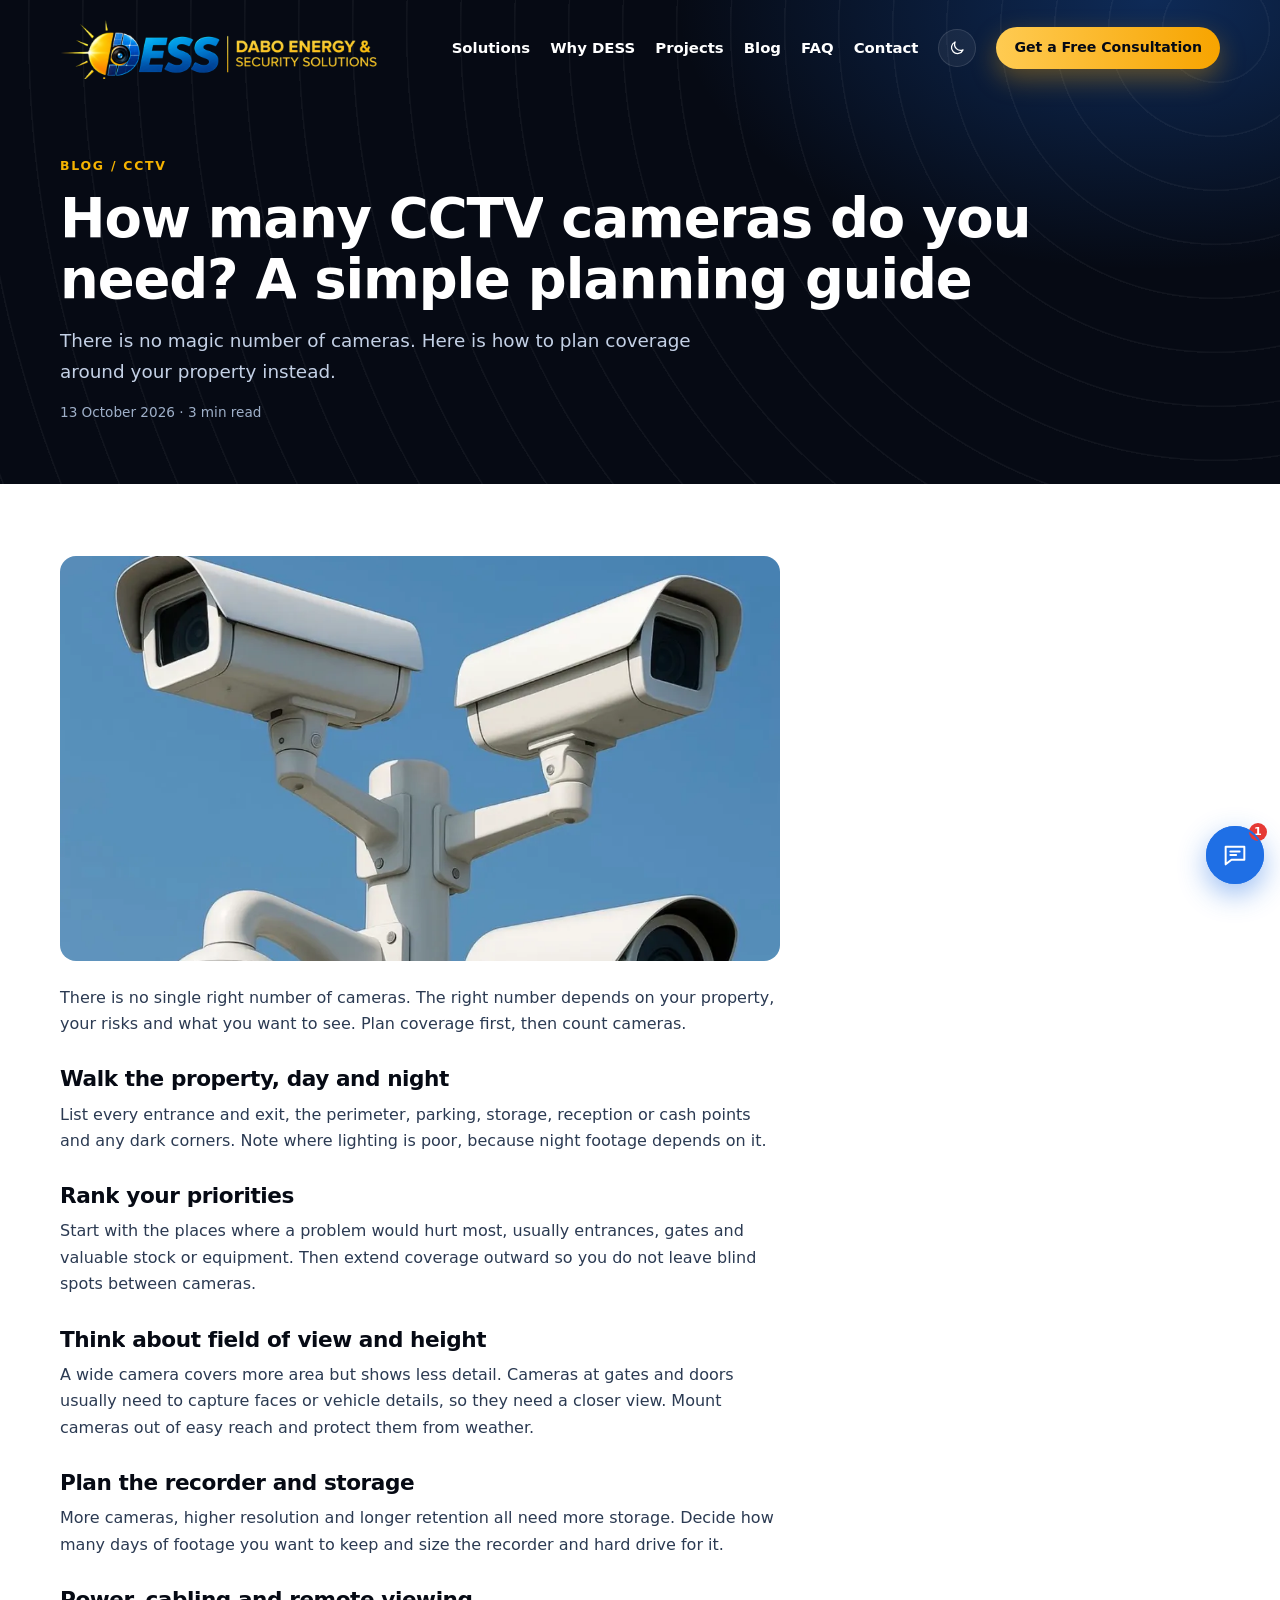
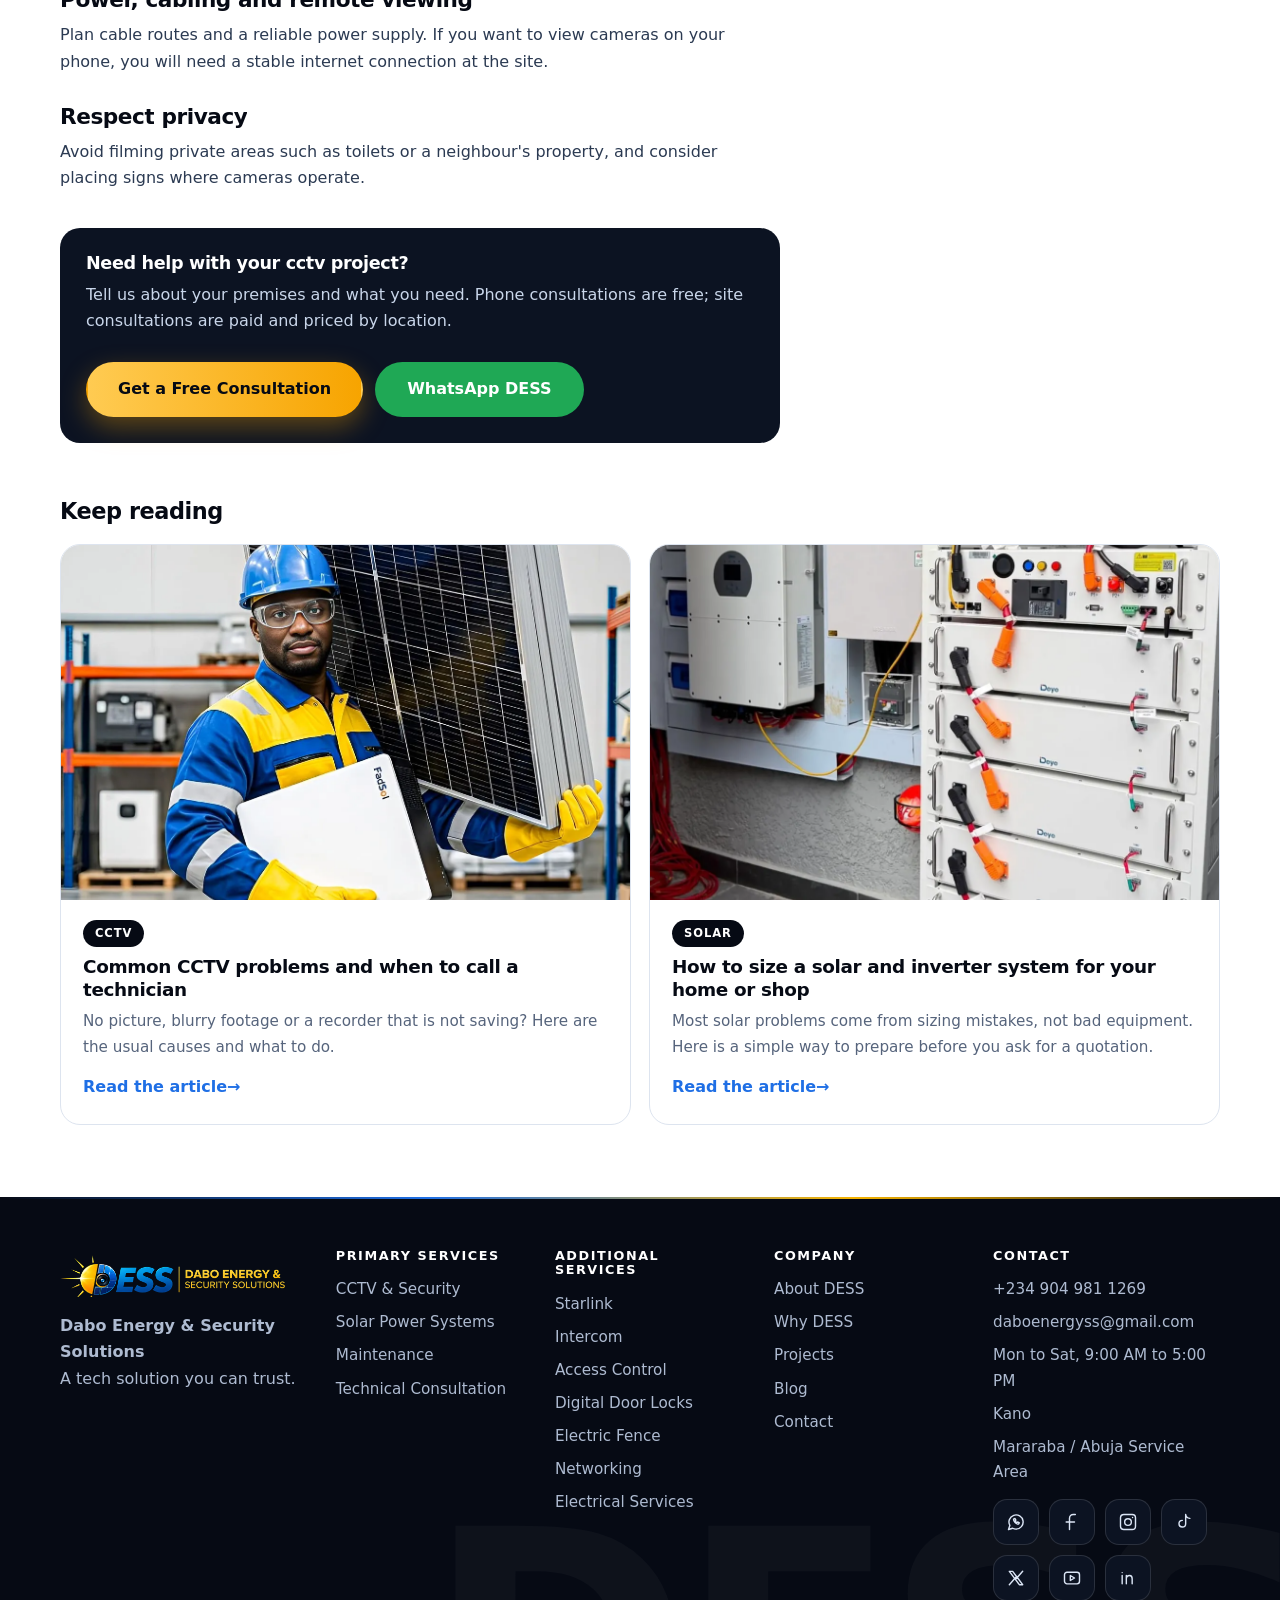
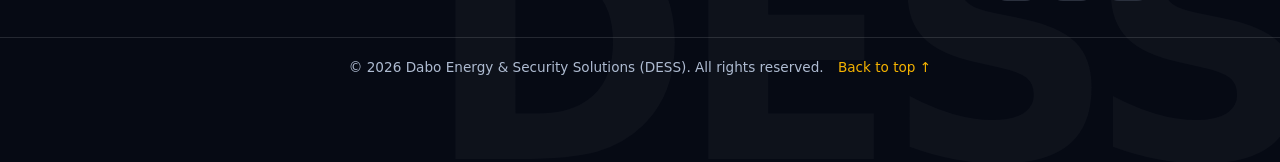
<file: blog-cctv-camera-planning.html>
<!DOCTYPE html>
<html lang="en-NG">
<head>
<meta charset="utf-8">
<meta name="viewport" content="width=device-width, initial-scale=1">
<title>How many CCTV cameras do you need? A simple planning guide | DESS Blog</title>
<meta name="description" content="There is no single number. Plan CCTV coverage by walking your property, ranking priority areas and avoiding blind spots.">
<link rel="canonical" href="https://dess.com.ng/blog-cctv-camera-planning">
<meta property="og:type" content="website">
<meta property="og:locale" content="en_NG">
<meta property="og:url" content="https://dess.com.ng/blog-cctv-camera-planning">
<meta property="og:site_name" content="Dabo Energy &amp; Security Solutions">
<meta property="og:title" content="How many CCTV cameras do you need? A simple planning guide | DESS Blog">
<meta property="og:description" content="There is no single number. Plan CCTV coverage by walking your property, ranking priority areas and avoiding blind spots.">
<meta property="og:image" content="https://dess.com.ng/solar-roof.jpg">
<meta name="twitter:card" content="summary_large_image">
<meta name="theme-color" content="#060a14">
<link rel="icon" href="/favicon.ico" sizes="48x48">
<link rel="icon" type="image/png" href="/favicon-48.png" sizes="48x48">
<link rel="icon" type="image/png" href="/favicon-192.png" sizes="192x192">
<link rel="apple-touch-icon" href="/apple-touch-icon.png">
<script>document.documentElement.classList.add("js");try{if(localStorage.getItem("dess-theme")==="dark")document.documentElement.setAttribute("data-theme","dark")}catch(e){}</script>
<link rel="stylesheet" href="/style.css">
<script type="application/ld+json">{"@context": "https://schema.org", "@type": "BlogPosting", "headline": "How many CCTV cameras do you need? A simple planning guide", "datePublished": "2026-10-13", "author": {"@type": "Organization", "name": "Dabo Energy & Security Solutions"}, "publisher": {"@type": "Organization", "name": "Dabo Energy & Security Solutions", "logo": {"@type": "ImageObject", "url": "https://dess.com.ng/logo-512.png"}}, "mainEntityOfPage": "https://dess.com.ng/blog-cctv-camera-planning", "image": "https://dess.com.ng/images/uploads/img_9798.webp"}</script>
</head>
<body>
<a class="skip" href="#main">Skip to content</a>
<svg width="0" height="0" style="position:absolute" aria-hidden="true">
<symbol id="i-cam" viewBox="0 0 24 24"><path d="M3 8h12v8H3zM15 11l6-3v8l-6-3M8 16v4M5 20h6"/></symbol>
<symbol id="i-sun" viewBox="0 0 24 24"><circle cx="12" cy="12" r="4.5"/><path d="M12 2v3M12 19v3M2 12h3M19 12h3M4.9 4.9l2.1 2.1M17 17l2.1 2.1M4.9 19.1L7 17M17 7l2.1-2.1"/></symbol>
<symbol id="i-wr" viewBox="0 0 24 24"><path d="M14.5 6.5a4 4 0 005 5L20 12l-8.5 8.5a2.1 2.1 0 01-3-3L17 9l-2.5-2.5zM15 3.5a4 4 0 00-1 5"/></symbol>
<symbol id="i-chat" viewBox="0 0 24 24"><path d="M4 5h16v11H9l-5 4zM8 9h8M8 12h5"/></symbol>
<symbol id="i-phone" viewBox="0 0 24 24"><path d="M6 3h4l2 5-2.5 1.5a11 11 0 005 5L16 12l5 2v4a2 2 0 01-2 2A16 16 0 014 5a2 2 0 012-2z"/></symbol>
<symbol id="i-wa" viewBox="0 0 24 24"><path d="M3 21l1.6-4.9A8.5 8.5 0 1112 20.5a8.4 8.4 0 01-4-1zM9 8.5c0 3 3 6 6 6l1-1.5-2-1-1 .8a4 4 0 01-2-2l.8-1-1-2z"/></symbol>
<symbol id="i-mail" viewBox="0 0 24 24"><path d="M3 6h18v12H3zM3 7l9 6 9-6"/></symbol>
<symbol id="i-pin" viewBox="0 0 24 24"><path d="M12 21s7-6.2 7-11a7 7 0 10-14 0c0 4.8 7 11 7 11z"/><circle cx="12" cy="10" r="2.5"/></symbol>
<symbol id="i-home" viewBox="0 0 24 24"><path d="M3 11l9-7 9 7v9H3zM9 20v-6h6v6"/></symbol>
<symbol id="i-shop" viewBox="0 0 24 24"><path d="M4 9l1.5-5h13L20 9M4 9v11h16V9M4 9a2.7 2.7 0 005.3 0 2.7 2.7 0 005.4 0 2.7 2.7 0 005.3 0M9 20v-5h6v5"/></symbol>
<symbol id="i-corp" viewBox="0 0 24 24"><path d="M4 7h16v12H4zM9 7V4h6v3M4 13h16"/></symbol>
<symbol id="i-bed" viewBox="0 0 24 24"><path d="M3 18V7M3 14h18v4M21 14v-3a3 3 0 00-3-3h-7v6M7.5 12a1.8 1.8 0 100-3.6 1.8 1.8 0 000 3.6"/></symbol>
<symbol id="i-edu" viewBox="0 0 24 24"><path d="M12 4L2 9l10 5 10-5zM6 11.5V16c0 1.5 3 3 6 3s6-1.5 6-3v-4.5M22 9v6"/></symbol>
<symbol id="i-health" viewBox="0 0 24 24"><path d="M5 3h14a2 2 0 012 2v14a2 2 0 01-2 2H5a2 2 0 01-2-2V5a2 2 0 012-2zM12 8v8M8 12h8"/></symbol>
<symbol id="i-factory" viewBox="0 0 24 24"><path d="M3 20V10l6 4v-4l6 4V6h3v14zM3 20h18"/></symbol>
<symbol id="i-gov" viewBox="0 0 24 24"><path d="M3 9l9-5 9 5zM5 9v9M9 9v9M15 9v9M19 9v9M3 20h18"/></symbol>
<symbol id="i-hat" viewBox="0 0 24 24"><path d="M3 18h18M5 18a7 7 0 0114 0M12 6v5M9 8v3M15 8v3"/></symbol>
<symbol id="i-clock" viewBox="0 0 24 24"><circle cx="12" cy="12" r="9"/><path d="M12 7v5l3 2"/></symbol>
<symbol id="i-fb" viewBox="0 0 24 24"><path d="M16 3h-2.5A4.5 4.5 0 009 7.5V21M5 12h10"/></symbol>
<symbol id="i-ig" viewBox="0 0 24 24"><path d="M7 3h10a4 4 0 014 4v10a4 4 0 01-4 4H7a4 4 0 01-4-4V7a4 4 0 014-4zM12 8a4 4 0 100 8 4 4 0 000-8zM17.5 6.5h.01"/></symbol>
<symbol id="i-tt" viewBox="0 0 24 24"><path d="M14 3v11a4 4 0 11-4-4M14 3c.4 2.7 2.2 4.4 5 4.6"/></symbol>
<symbol id="i-x" viewBox="0 0 24 24"><path d="M4 4h4l12 16h-4zM20 4l-7.5 8.5M4 20l7.5-8.5"/></symbol>
<symbol id="i-shield" viewBox="0 0 24 24"><path d="M12 3l8 3v6c0 5-3.5 8-8 9-4.5-1-8-4-8-9V6zM9 12l2 2 4-4"/></symbol>
<symbol id="i-users" viewBox="0 0 24 24"><path d="M9 11a3 3 0 100-6 3 3 0 000 6zM3 20c0-3 3-5 6-5s6 2 6 5M16 5a3 3 0 010 6M18 15c2 .5 3 2 3 5"/></symbol>
<symbol id="i-award" viewBox="0 0 24 24"><path d="M12 14a5 5 0 100-10 5 5 0 000 10zM8.5 13.5L7 21l5-3 5 3-1.5-7.5"/></symbol>
<symbol id="i-box" viewBox="0 0 24 24"><path d="M12 3l8 4.5v9L12 21l-8-4.5v-9zM12 12l8-4.5M12 12v9M12 12L4 7.5"/></symbol>
<symbol id="i-headset" viewBox="0 0 24 24"><path d="M4 13v-1a8 8 0 0116 0v1M4 13h3v5H5a1 1 0 01-1-1zM20 13h-3v5h2a1 1 0 001-1zM17 18c0 2-2 3-5 3"/></symbol>
<symbol id="i-sun" viewBox="0 0 24 24"><path d="M12 8a4 4 0 100 8 4 4 0 000-8zM12 2v2M12 20v2M2 12h2M20 12h2M5 5l1.5 1.5M17.5 17.5L19 19M5 19l1.5-1.5M17.5 6.5L19 5"/></symbol>
<symbol id="i-moon" viewBox="0 0 24 24"><path d="M20 14.5A8 8 0 019.5 4 8 8 0 1020 14.5z"/></symbol>
<symbol id="i-yt" viewBox="0 0 24 24"><path d="M3 8a3 3 0 013-3h12a3 3 0 013 3v8a3 3 0 01-3 3H6a3 3 0 01-3-3zM10 9v6l5-3z"/></symbol>
<symbol id="i-in" viewBox="0 0 24 24"><path d="M5 9v10M5 5.5v.01M10 19V9m0 4c0-2 1.5-4 4-4s3 1.5 3 4v6"/></symbol>
<symbol id="i-tick" viewBox="0 0 24 24"><path d="M5 12.5l4.5 4.5L19 7.5"/></symbol>
</svg>
<header class="nav"><div class="progress" aria-hidden="true"></div><div class="wrap nav-in">
<a href="/" class="brand" aria-label="Dabo Energy &amp; Security Solutions home"><img src="/logo.png" alt="DESS - Dabo Energy &amp; Security Solutions logo" width="900" height="174"></a>
<button class="burger" aria-label="Open menu" aria-expanded="false" aria-controls="menu"><span></span><span></span><span></span></button>
<nav id="menu" class="menu" aria-label="Main"><div class="drawer-head"><span>Menu</span><button type="button" class="drawer-x" aria-label="Close menu">&times;</button></div><a href="/" class="m-home" data-nav="home">Home</a><a href="/#solutions" data-nav="solutions">Solutions</a><a href="/#why" data-nav="why">Why DESS</a><a href="/#projects" data-nav="projects">Projects</a><a href="/blog" data-nav="blog">Blog</a><a href="/#faq" data-nav="faq">FAQ</a><a href="/#contact" data-nav="contact">Contact</a><button type="button" class="theme-btn" aria-label="Switch to dark mode"><svg class="ico"><use href="#i-moon"/></svg></button><a href="/#contact" class="btn btn-gold nav-cta">Get a Free Consultation</a><div class="drawer-foot"><a href="/#contact" class="btn btn-gold">Get a Free Consultation</a><div class="theme-card"><span class="tc-l"><svg class="ico"><use href="#i-moon"/></svg><b class="tc-name">Light mode</b></span><button type="button" class="tc-btn">Switch to Dark</button></div><div class="dbtns"><a href="https://wa.me/2349049811269" class="btn btn-wa"><svg class="ico"><use href="#i-wa"/></svg>WhatsApp</a><a href="tel:+2349049811269" class="btn btn-glass"><svg class="ico"><use href="#i-phone"/></svg>Call</a></div><p><a href="mailto:daboenergyss@gmail.com">daboenergyss@gmail.com</a><a href="tel:+2349049811269">+234 904 981 1269</a></p><div class="social"><a href="https://wa.me/2349049811269" target="_blank" rel="noopener" aria-label="DESS on WhatsApp"><svg class="ico"><use href="#i-wa"/></svg></a><a href="https://www.facebook.com/daboenergy.ss" target="_blank" rel="noopener" aria-label="DESS on Facebook"><svg class="ico"><use href="#i-fb"/></svg></a><a href="https://www.instagram.com/dabo_energy_ss" target="_blank" rel="noopener" aria-label="DESS on Instagram"><svg class="ico"><use href="#i-ig"/></svg></a><a href="https://www.tiktok.com/@dabo_ess",
  "https://youtube.com/@dabo_ess?si=DFVZsCFw3TeAytur",
  "https://www.linkedin.com/company/dabo-energy-security-solutions/" target="_blank" rel="noopener" aria-label="DESS on TikTok"><svg class="ico"><use href="#i-tt"/></svg></a><a href="https://x.com/dabo_energy_ss" target="_blank" rel="noopener" aria-label="DESS on X"><svg class="ico"><use href="#i-x"/></svg></a><a class="soc" href="https://youtube.com/@dabo_ess?si=DFVZsCFw3TeAytur" target="_blank" rel="noopener" aria-label="YouTube"><svg class="ico"><use href="#i-yt"/></svg></a><a class="soc" href="https://www.linkedin.com/company/dabo-energy-security-solutions/" target="_blank" rel="noopener" aria-label="LinkedIn"><svg class="ico"><use href="#i-in"/></svg></a></div></div></nav>
</div></header>
<div class="scrim" aria-hidden="true"></div>
<main id="main">
<section class="phero"><div class="wrap"><p class="eyebrow"><a href="/blog">Blog</a> / CCTV</p><h1>How many CCTV cameras do you need? A simple planning guide</h1><p class="lead">There is no magic number of cameras. Here is how to plan coverage around your property instead.</p><p class="ameta">13 October 2026 &middot; 3 min read</p></div></section><section class="sec"><div class="wrap"><article class="prose"><figure class="afig"><img src="/images/uploads/img_9798.webp" alt="Technician installing two CCTV cameras on a gate pillar beside an electric fence" style="object-position:50% 35%" loading="lazy" decoding="async"></figure><p>There is no single right number of cameras. The right number depends on your property, your risks and what you want to see. Plan coverage first, then count cameras.</p>
<h2>Walk the property, day and night</h2><p>List every entrance and exit, the perimeter, parking, storage, reception or cash points and any dark corners. Note where lighting is poor, because night footage depends on it.</p>
<h2>Rank your priorities</h2><p>Start with the places where a problem would hurt most, usually entrances, gates and valuable stock or equipment. Then extend coverage outward so you do not leave blind spots between cameras.</p>
<h2>Think about field of view and height</h2><p>A wide camera covers more area but shows less detail. Cameras at gates and doors usually need to capture faces or vehicle details, so they need a closer view. Mount cameras out of easy reach and protect them from weather.</p>
<h2>Plan the recorder and storage</h2><p>More cameras, higher resolution and longer retention all need more storage. Decide how many days of footage you want to keep and size the recorder and hard drive for it.</p>
<h2>Power, cabling and remote viewing</h2><p>Plan cable routes and a reliable power supply. If you want to view cameras on your phone, you will need a stable internet connection at the site.</p>
<h2>Respect privacy</h2><p>Avoid filming private areas such as toilets or a neighbour's property, and consider placing signs where cameras operate.</p><div class="acta"><h3>Need help with your cctv project?</h3><p>Tell us about your premises and what you need. Phone consultations are free; site consultations are paid and priced by location.</p><div class="btns"><a href="/#contact" class="btn btn-gold">Get a Free Consultation</a><a href="https://wa.me/2349049811269" class="btn btn-wa">WhatsApp DESS</a></div></div></article><h2 class="more-h">Keep reading</h2><div class="bgrid"><a class="bcard" href="/blog-cctv-common-problems"><div class="bimg"><img src="/images/uploads/img_9928.webp" alt="DESS technician on site wearing a safety helmet and high-visibility vest" style="object-position:50% 35%" loading="lazy" decoding="async"></div><div class="bbody"><span class="btag">CCTV</span><h3>Common CCTV problems and when to call a technician</h3><p>No picture, blurry footage or a recorder that is not saving? Here are the usual causes and what to do.</p><span class="more">Read the article</span></div></a><a class="bcard" href="/blog-solar-sizing-guide"><div class="bimg"><img src="/images/uploads/img_0533.webp" alt="Solar inverter and battery storage racks installed in a plant room" style="object-position:50% 35%" loading="lazy" decoding="async"></div><div class="bbody"><span class="btag">Solar</span><h3>How to size a solar and inverter system for your home or shop</h3><p>Most solar problems come from sizing mistakes, not bad equipment. Here is a simple way to prepare before you ask for a quotation.</p><span class="more">Read the article</span></div></a></div></div></section>
</main>
<footer class="foot"><div class="wrap foot-in">
<div><a href="/" class="brand foot-logo"><img src="/logo.png" alt="DESS logo" width="900" height="174" loading="lazy"></a><p><strong>Dabo Energy &amp; Security Solutions</strong><br>A tech solution you can trust.</p></div>
<div><h3>Primary Services</h3><a href="/cctv">CCTV &amp; Security</a><a href="/solar">Solar Power Systems</a><a href="/maintenance">Maintenance</a><a href="/consultation">Technical Consultation</a></div>
<div><h3>Additional Services</h3><span>Starlink</span><span>Intercom</span><span>Access Control</span><span>Digital Door Locks</span><span>Electric Fence</span><span>Networking</span><span>Electrical Services</span></div>
<div><h3>Company</h3><a href="/#about">About DESS</a><a href="/#why">Why DESS</a><a href="/#projects">Projects</a><a href="/blog">Blog</a><a href="/#contact">Contact</a></div>
<div><h3>Contact</h3><a href="tel:+2349049811269">+234 904 981 1269</a><a href="mailto:daboenergyss@gmail.com">daboenergyss@gmail.com</a><span>Mon to Sat, 9:00 AM to 5:00 PM</span><span>Kano</span><span>Mararaba / Abuja Service Area</span>
<div class="social"><a href="https://wa.me/2349049811269" target="_blank" rel="noopener" aria-label="DESS on WhatsApp"><svg class="ico"><use href="#i-wa"/></svg></a><a href="https://www.facebook.com/daboenergy.ss" target="_blank" rel="noopener" aria-label="DESS on Facebook"><svg class="ico"><use href="#i-fb"/></svg></a><a href="https://www.instagram.com/dabo_energy_ss" target="_blank" rel="noopener" aria-label="DESS on Instagram"><svg class="ico"><use href="#i-ig"/></svg></a><a href="https://www.tiktok.com/@dabo_ess",
  "https://youtube.com/@dabo_ess?si=DFVZsCFw3TeAytur",
  "https://www.linkedin.com/company/dabo-energy-security-solutions/" target="_blank" rel="noopener" aria-label="DESS on TikTok"><svg class="ico"><use href="#i-tt"/></svg></a><a href="https://x.com/dabo_energy_ss" target="_blank" rel="noopener" aria-label="DESS on X"><svg class="ico"><use href="#i-x"/></svg></a><a class="soc" href="https://youtube.com/@dabo_ess?si=DFVZsCFw3TeAytur" target="_blank" rel="noopener" aria-label="YouTube"><svg class="ico"><use href="#i-yt"/></svg></a><a class="soc" href="https://www.linkedin.com/company/dabo-energy-security-solutions/" target="_blank" rel="noopener" aria-label="LinkedIn"><svg class="ico"><use href="#i-in"/></svg></a></div></div>
</div><p class="copy">© <span id="yr">2026</span> Dabo Energy &amp; Security Solutions (DESS). All rights reserved. <a href="#">Back to top &uarr;</a></p></footer>
<button class="wafab" aria-label="Chat with the DESS assistant" aria-expanded="false" aria-controls="wapop"><svg class="ico"><use href="#i-chat"/></svg><b class="dot">1</b></button><div class="wapop" id="wapop" role="dialog" aria-label="DESS assistant" hidden><div class="wahead"><span class="av">D</span><div><strong>DESS Assistant</strong><small>Automated assistant &middot; answers from DESS information</small></div><button class="waclose" aria-label="Close chat">&times;</button></div><div class="wamsgs" id="wamsgs" aria-live="polite"></div><div class="wachips" id="wachips"></div><form class="wain" id="wain"><input id="wainput" type="text" placeholder="Type your question" autocomplete="off" aria-label="Type your question"><button type="submit" aria-label="Send">&rarr;</button></form><a class="start" id="wastart" href="https://wa.me/2349049811269" target="_blank" rel="noopener">Continue on WhatsApp</a></div>
<script>window.DESS_SITE={"wa": "2349049811269", "phone": "+234 904 981 1269", "email": "daboenergyss@gmail.com", "phone2": ""};</script>
<script type="application/json" id="dess-kb">{"faq": [{"q": "Do you install solar systems?", "a": "Yes. DESS designs and installs solar and backup power systems, including panels, inverters and battery storage, configured to your requirements."}, {"q": "Do you install CCTV systems for businesses?", "a": "Yes. We design and install CCTV systems for offices, shops, hotels, schools, hospitals, factories and estates, including DVR/NVR recording and remote viewing setup."}, {"q": "Do you provide CCTV maintenance?", "a": "Yes. We inspect, troubleshoot, repair where applicable and upgrade existing CCTV systems."}, {"q": "Can DESS handle large commercial projects?", "a": "DESS is equipped and positioned to take on commercial and institutional projects, from planning and system design to installation, configuration and support. Share your requirements and we will discuss the scope with you."}, {"q": "Do you serve Abuja?", "a": "Yes. Our Mararaba base serves Nasarawa, Abuja and surrounding areas."}, {"q": "Do you serve outside Kano and Abuja?", "a": "Yes. DESS can take on projects nationwide and outside Nigeria depending on requirements. Pricing may vary with location, logistics and scope."}, {"q": "Do you install Starlink?", "a": "Yes. We handle Starlink equipment supply, installation, activation assistance, Wi-Fi and network configuration, relocation and mounting, troubleshooting and maintenance, and subscription enquiries. Contact us for current plan details and the purchase or renewal process."}, {"q": "Do you provide maintenance after installation?", "a": "Yes. Maintenance and technical support are a core DESS service for solar, CCTV, connectivity and other installed systems."}, {"q": "Can DESS provide technical consultation?", "a": "Yes. We can advise on the right solution before you buy equipment or begin installation."}, {"q": "Is technical consultation free?", "a": "Phone consultations are free. Site consultations are paid, and the price depends on the location."}, {"q": "Do you work with hotels, schools and hospitals?", "a": "We are equipped to serve these sectors. Requirements differ between them, so we begin by understanding your premises and needs."}], "why": [{"title": "Technical approach", "text": "We design systems around your requirements, not around the equipment on the shelf."}, {"title": "Professional installation", "text": "Neat installation, correct configuration and a clean finish."}, {"title": "Equipment selection", "text": "We help you specify dependable equipment suited to the project."}, {"title": "Support beyond installation", "text": "Maintenance, troubleshooting and upgrades for systems we install."}, {"title": "Experience", "text": "Over eight years in the industry, with 250+ projects completed."}, {"title": "Customer-focused service", "text": "Clear communication from first enquiry to handover."}], "about": {"background": ["DESS began in response to the challenge of unreliable electricity in Nigeria, and grew as customers asked for more. Today, Dabo Energy & Security Solutions is a technology and systems solutions company providing energy, security, connectivity, maintenance and technical consultation services.", "We operate from Kano and Nasarawa, serving both Nasarawa and Abuja from our Mararaba base, and accept enquiries across Nigeria. With 8+ years of experience, we approach every job the same way: understand the problem, recommend a practical solution, install and configure it properly, and keep supporting it."], "mission": "At Dabo Energy & Security Solutions (DESS), our mission is to deliver reliable, innovative, and affordable technology solutions in security, solar energy, and connectivity. We are committed to protecting people and properties, powering businesses, and keeping communities connected through quality installations, expert support, and trusted service.\n\nDESS — A tech solution you can trust.", "expertise": [{"title": "CCTV and security systems", "text": "Design, installation, configuration and remote viewing setup, plus fault-finding on existing systems."}, {"title": "Solar and backup power", "text": "Assessment-led design, equipment selection, installation, configuration and support."}, {"title": "Maintenance and troubleshooting", "text": "Inspection, repairs where applicable, optimisation, upgrades and technical support."}, {"title": "Technical consultation", "text": "Honest guidance on the right solution before you buy equipment or start installation."}, {"title": "Starlink and connectivity", "text": "Installation, activation help, Wi-Fi and network setup, relocation and mounting."}, {"title": "Access control and related systems", "text": "Intercoms, digital door locks, access control and electric fences, subject to assessment."}], "founders": ""}}</script>
<script src="/script.js"></script>
</body></html>
</file>
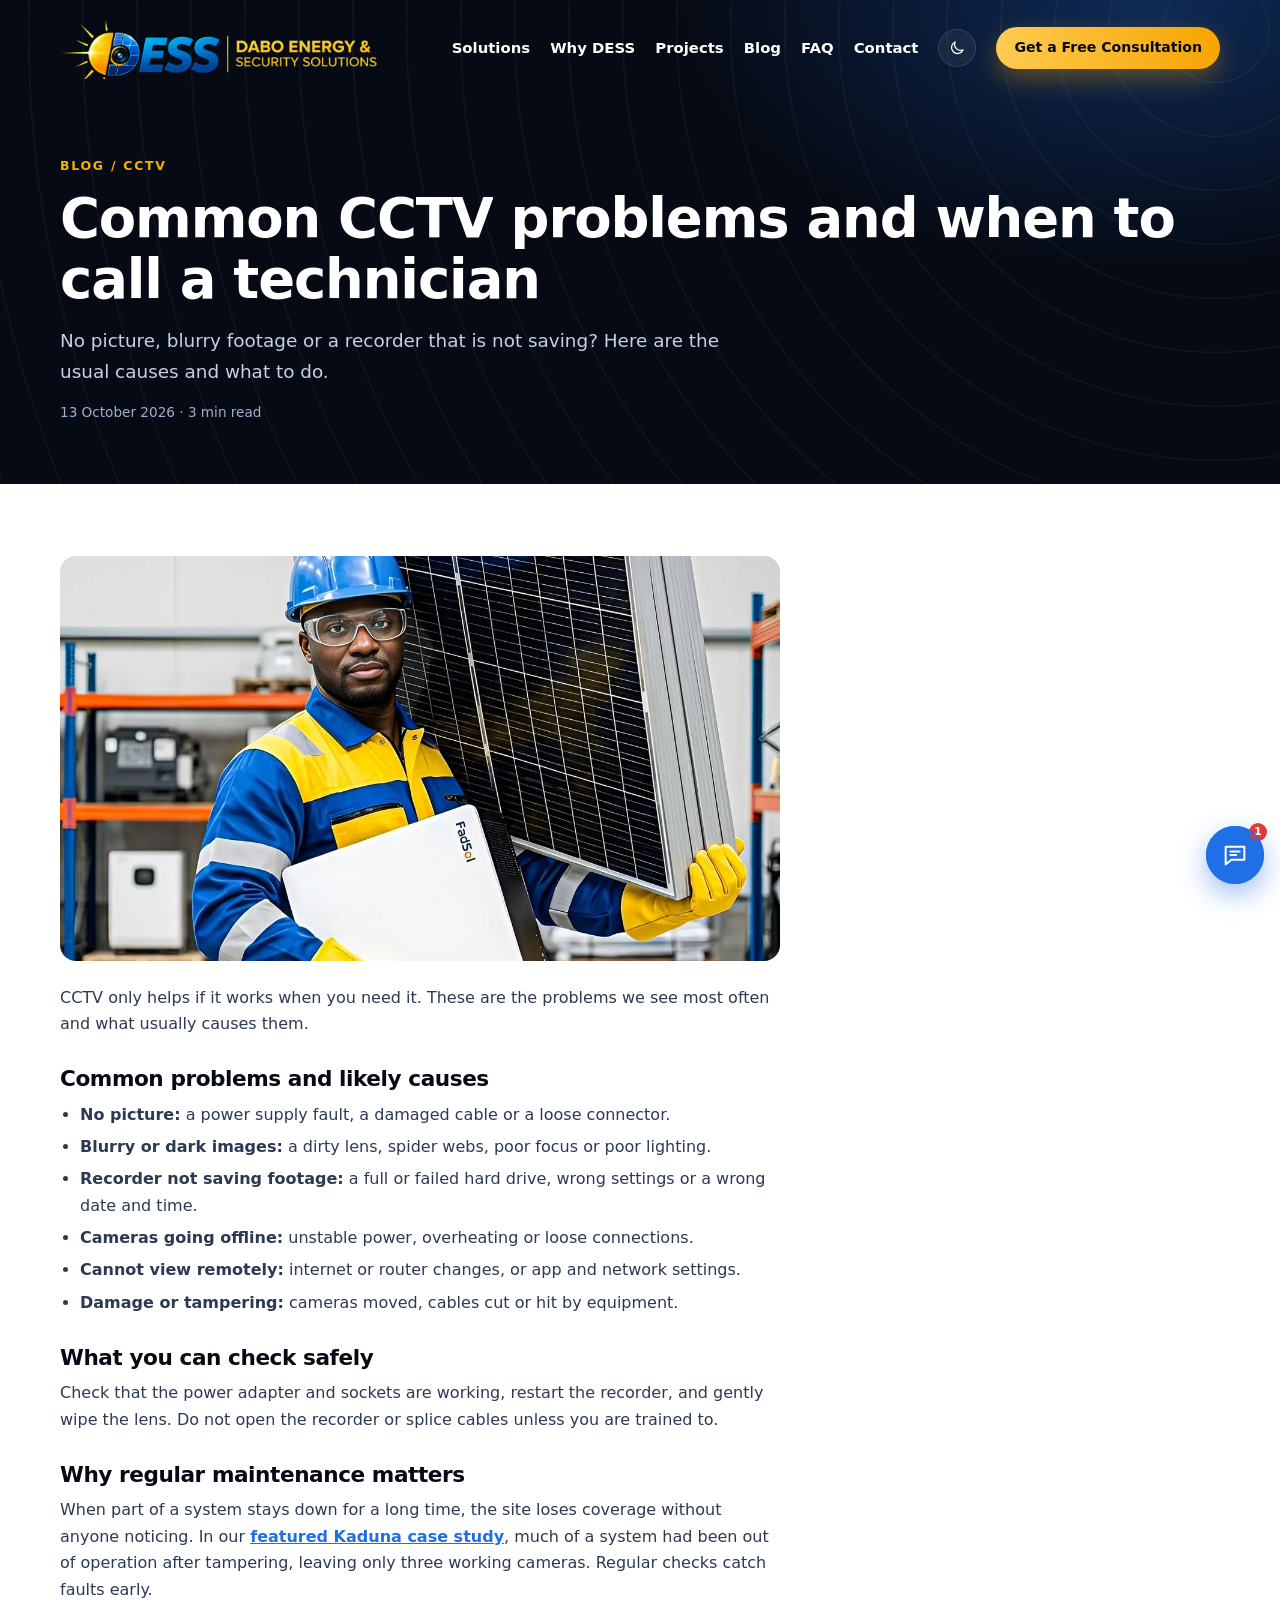
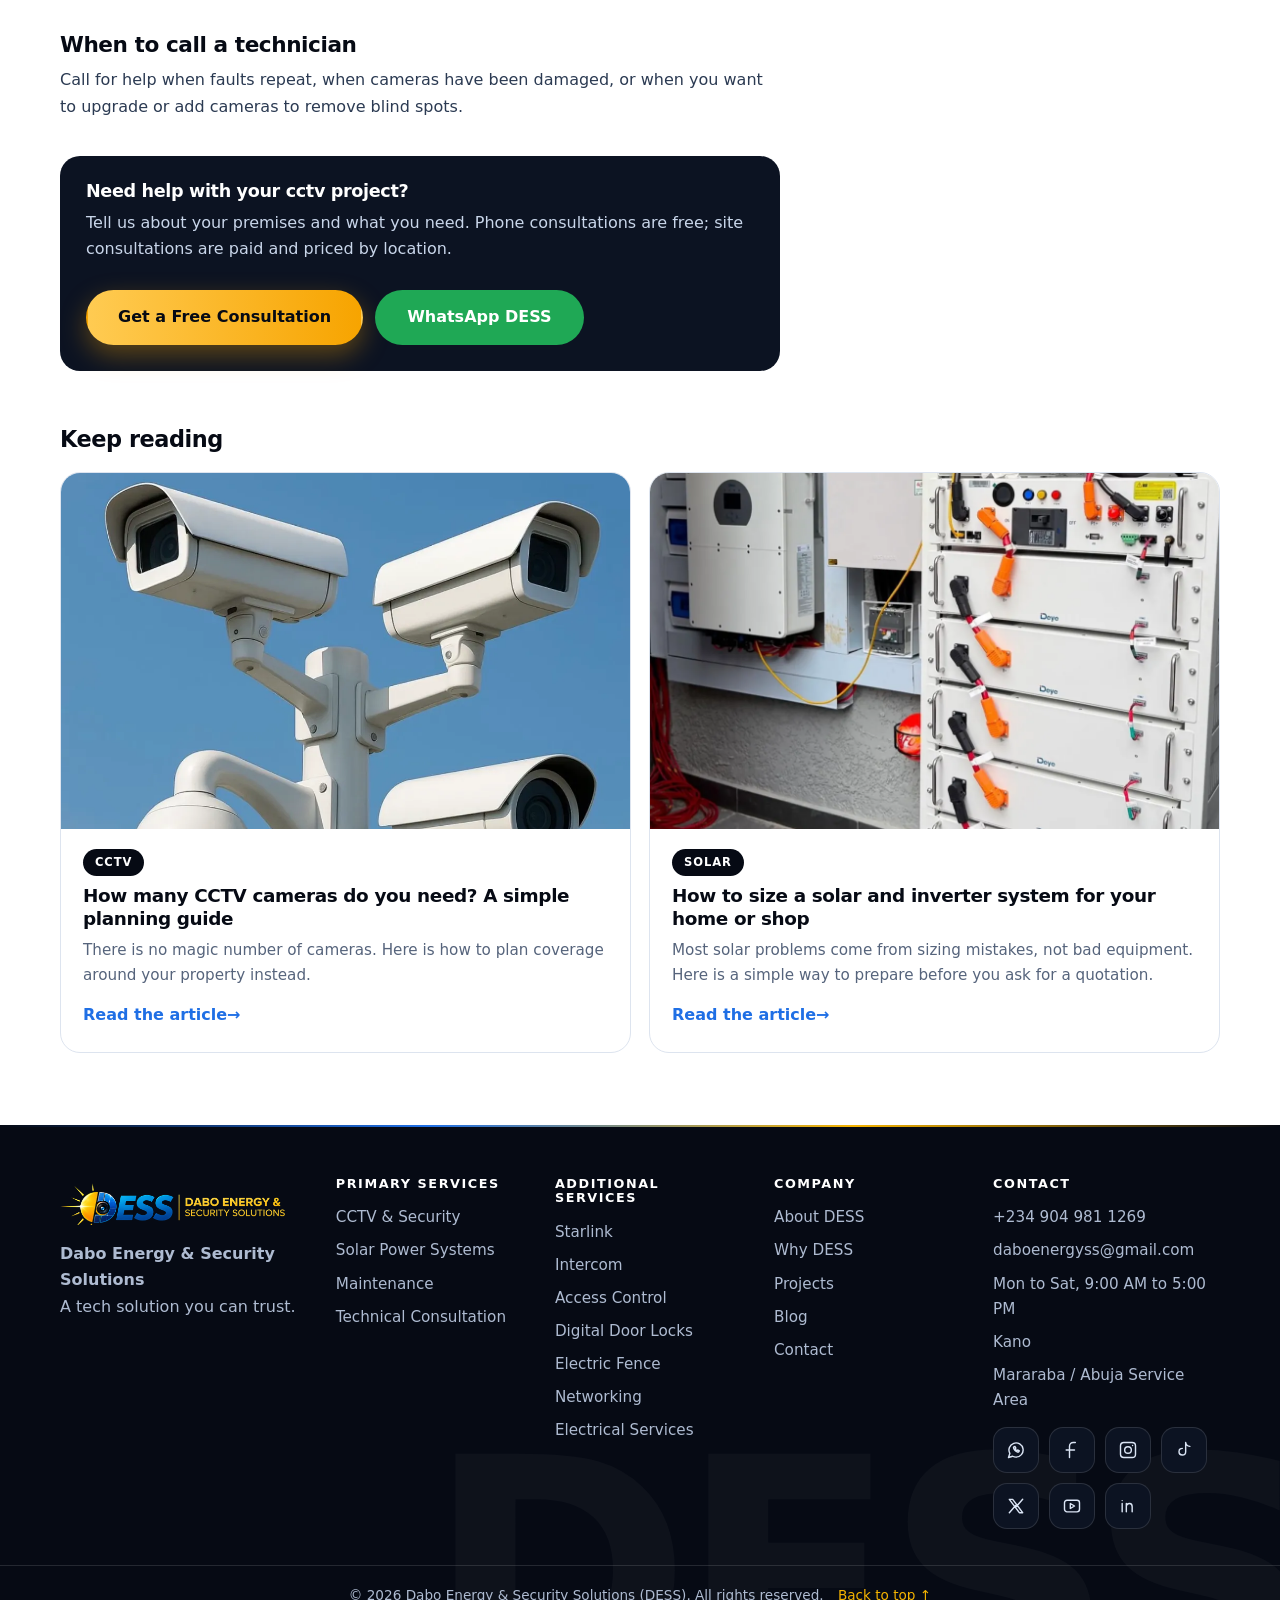
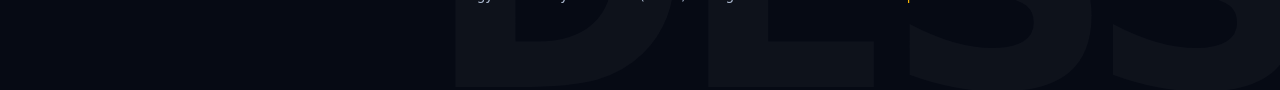
<file: blog-cctv-common-problems.html>
<!DOCTYPE html>
<html lang="en-NG">
<head>
<meta charset="utf-8">
<meta name="viewport" content="width=device-width, initial-scale=1">
<title>Common CCTV problems and when to call a technician | DESS Blog</title>
<meta name="description" content="No picture, blurry images, recorder not saving, cameras offline: the usual causes, what is safe to check and when to get help.">
<link rel="canonical" href="https://dess.com.ng/blog-cctv-common-problems">
<meta property="og:type" content="website">
<meta property="og:locale" content="en_NG">
<meta property="og:url" content="https://dess.com.ng/blog-cctv-common-problems">
<meta property="og:site_name" content="Dabo Energy &amp; Security Solutions">
<meta property="og:title" content="Common CCTV problems and when to call a technician | DESS Blog">
<meta property="og:description" content="No picture, blurry images, recorder not saving, cameras offline: the usual causes, what is safe to check and when to get help.">
<meta property="og:image" content="https://dess.com.ng/solar-roof.jpg">
<meta name="twitter:card" content="summary_large_image">
<meta name="theme-color" content="#060a14">
<link rel="icon" href="/favicon.ico" sizes="48x48">
<link rel="icon" type="image/png" href="/favicon-48.png" sizes="48x48">
<link rel="icon" type="image/png" href="/favicon-192.png" sizes="192x192">
<link rel="apple-touch-icon" href="/apple-touch-icon.png">
<script>document.documentElement.classList.add("js");try{if(localStorage.getItem("dess-theme")==="dark")document.documentElement.setAttribute("data-theme","dark")}catch(e){}</script>
<link rel="stylesheet" href="/style.css">
<script type="application/ld+json">{"@context": "https://schema.org", "@type": "BlogPosting", "headline": "Common CCTV problems and when to call a technician", "datePublished": "2026-10-13", "author": {"@type": "Organization", "name": "Dabo Energy & Security Solutions"}, "publisher": {"@type": "Organization", "name": "Dabo Energy & Security Solutions", "logo": {"@type": "ImageObject", "url": "https://dess.com.ng/logo-512.png"}}, "mainEntityOfPage": "https://dess.com.ng/blog-cctv-common-problems", "image": "https://dess.com.ng/images/uploads/img_9928.webp"}</script>
</head>
<body>
<a class="skip" href="#main">Skip to content</a>
<svg width="0" height="0" style="position:absolute" aria-hidden="true">
<symbol id="i-cam" viewBox="0 0 24 24"><path d="M3 8h12v8H3zM15 11l6-3v8l-6-3M8 16v4M5 20h6"/></symbol>
<symbol id="i-sun" viewBox="0 0 24 24"><circle cx="12" cy="12" r="4.5"/><path d="M12 2v3M12 19v3M2 12h3M19 12h3M4.9 4.9l2.1 2.1M17 17l2.1 2.1M4.9 19.1L7 17M17 7l2.1-2.1"/></symbol>
<symbol id="i-wr" viewBox="0 0 24 24"><path d="M14.5 6.5a4 4 0 005 5L20 12l-8.5 8.5a2.1 2.1 0 01-3-3L17 9l-2.5-2.5zM15 3.5a4 4 0 00-1 5"/></symbol>
<symbol id="i-chat" viewBox="0 0 24 24"><path d="M4 5h16v11H9l-5 4zM8 9h8M8 12h5"/></symbol>
<symbol id="i-phone" viewBox="0 0 24 24"><path d="M6 3h4l2 5-2.5 1.5a11 11 0 005 5L16 12l5 2v4a2 2 0 01-2 2A16 16 0 014 5a2 2 0 012-2z"/></symbol>
<symbol id="i-wa" viewBox="0 0 24 24"><path d="M3 21l1.6-4.9A8.5 8.5 0 1112 20.5a8.4 8.4 0 01-4-1zM9 8.5c0 3 3 6 6 6l1-1.5-2-1-1 .8a4 4 0 01-2-2l.8-1-1-2z"/></symbol>
<symbol id="i-mail" viewBox="0 0 24 24"><path d="M3 6h18v12H3zM3 7l9 6 9-6"/></symbol>
<symbol id="i-pin" viewBox="0 0 24 24"><path d="M12 21s7-6.2 7-11a7 7 0 10-14 0c0 4.8 7 11 7 11z"/><circle cx="12" cy="10" r="2.5"/></symbol>
<symbol id="i-home" viewBox="0 0 24 24"><path d="M3 11l9-7 9 7v9H3zM9 20v-6h6v6"/></symbol>
<symbol id="i-shop" viewBox="0 0 24 24"><path d="M4 9l1.5-5h13L20 9M4 9v11h16V9M4 9a2.7 2.7 0 005.3 0 2.7 2.7 0 005.4 0 2.7 2.7 0 005.3 0M9 20v-5h6v5"/></symbol>
<symbol id="i-corp" viewBox="0 0 24 24"><path d="M4 7h16v12H4zM9 7V4h6v3M4 13h16"/></symbol>
<symbol id="i-bed" viewBox="0 0 24 24"><path d="M3 18V7M3 14h18v4M21 14v-3a3 3 0 00-3-3h-7v6M7.5 12a1.8 1.8 0 100-3.6 1.8 1.8 0 000 3.6"/></symbol>
<symbol id="i-edu" viewBox="0 0 24 24"><path d="M12 4L2 9l10 5 10-5zM6 11.5V16c0 1.5 3 3 6 3s6-1.5 6-3v-4.5M22 9v6"/></symbol>
<symbol id="i-health" viewBox="0 0 24 24"><path d="M5 3h14a2 2 0 012 2v14a2 2 0 01-2 2H5a2 2 0 01-2-2V5a2 2 0 012-2zM12 8v8M8 12h8"/></symbol>
<symbol id="i-factory" viewBox="0 0 24 24"><path d="M3 20V10l6 4v-4l6 4V6h3v14zM3 20h18"/></symbol>
<symbol id="i-gov" viewBox="0 0 24 24"><path d="M3 9l9-5 9 5zM5 9v9M9 9v9M15 9v9M19 9v9M3 20h18"/></symbol>
<symbol id="i-hat" viewBox="0 0 24 24"><path d="M3 18h18M5 18a7 7 0 0114 0M12 6v5M9 8v3M15 8v3"/></symbol>
<symbol id="i-clock" viewBox="0 0 24 24"><circle cx="12" cy="12" r="9"/><path d="M12 7v5l3 2"/></symbol>
<symbol id="i-fb" viewBox="0 0 24 24"><path d="M16 3h-2.5A4.5 4.5 0 009 7.5V21M5 12h10"/></symbol>
<symbol id="i-ig" viewBox="0 0 24 24"><path d="M7 3h10a4 4 0 014 4v10a4 4 0 01-4 4H7a4 4 0 01-4-4V7a4 4 0 014-4zM12 8a4 4 0 100 8 4 4 0 000-8zM17.5 6.5h.01"/></symbol>
<symbol id="i-tt" viewBox="0 0 24 24"><path d="M14 3v11a4 4 0 11-4-4M14 3c.4 2.7 2.2 4.4 5 4.6"/></symbol>
<symbol id="i-x" viewBox="0 0 24 24"><path d="M4 4h4l12 16h-4zM20 4l-7.5 8.5M4 20l7.5-8.5"/></symbol>
<symbol id="i-shield" viewBox="0 0 24 24"><path d="M12 3l8 3v6c0 5-3.5 8-8 9-4.5-1-8-4-8-9V6zM9 12l2 2 4-4"/></symbol>
<symbol id="i-users" viewBox="0 0 24 24"><path d="M9 11a3 3 0 100-6 3 3 0 000 6zM3 20c0-3 3-5 6-5s6 2 6 5M16 5a3 3 0 010 6M18 15c2 .5 3 2 3 5"/></symbol>
<symbol id="i-award" viewBox="0 0 24 24"><path d="M12 14a5 5 0 100-10 5 5 0 000 10zM8.5 13.5L7 21l5-3 5 3-1.5-7.5"/></symbol>
<symbol id="i-box" viewBox="0 0 24 24"><path d="M12 3l8 4.5v9L12 21l-8-4.5v-9zM12 12l8-4.5M12 12v9M12 12L4 7.5"/></symbol>
<symbol id="i-headset" viewBox="0 0 24 24"><path d="M4 13v-1a8 8 0 0116 0v1M4 13h3v5H5a1 1 0 01-1-1zM20 13h-3v5h2a1 1 0 001-1zM17 18c0 2-2 3-5 3"/></symbol>
<symbol id="i-sun" viewBox="0 0 24 24"><path d="M12 8a4 4 0 100 8 4 4 0 000-8zM12 2v2M12 20v2M2 12h2M20 12h2M5 5l1.5 1.5M17.5 17.5L19 19M5 19l1.5-1.5M17.5 6.5L19 5"/></symbol>
<symbol id="i-moon" viewBox="0 0 24 24"><path d="M20 14.5A8 8 0 019.5 4 8 8 0 1020 14.5z"/></symbol>
<symbol id="i-yt" viewBox="0 0 24 24"><path d="M3 8a3 3 0 013-3h12a3 3 0 013 3v8a3 3 0 01-3 3H6a3 3 0 01-3-3zM10 9v6l5-3z"/></symbol>
<symbol id="i-in" viewBox="0 0 24 24"><path d="M5 9v10M5 5.5v.01M10 19V9m0 4c0-2 1.5-4 4-4s3 1.5 3 4v6"/></symbol>
<symbol id="i-tick" viewBox="0 0 24 24"><path d="M5 12.5l4.5 4.5L19 7.5"/></symbol>
</svg>
<header class="nav"><div class="progress" aria-hidden="true"></div><div class="wrap nav-in">
<a href="/" class="brand" aria-label="Dabo Energy &amp; Security Solutions home"><img src="/logo.png" alt="DESS - Dabo Energy &amp; Security Solutions logo" width="900" height="174"></a>
<button class="burger" aria-label="Open menu" aria-expanded="false" aria-controls="menu"><span></span><span></span><span></span></button>
<nav id="menu" class="menu" aria-label="Main"><div class="drawer-head"><span>Menu</span><button type="button" class="drawer-x" aria-label="Close menu">&times;</button></div><a href="/" class="m-home" data-nav="home">Home</a><a href="/#solutions" data-nav="solutions">Solutions</a><a href="/#why" data-nav="why">Why DESS</a><a href="/#projects" data-nav="projects">Projects</a><a href="/blog" data-nav="blog">Blog</a><a href="/#faq" data-nav="faq">FAQ</a><a href="/#contact" data-nav="contact">Contact</a><button type="button" class="theme-btn" aria-label="Switch to dark mode"><svg class="ico"><use href="#i-moon"/></svg></button><a href="/#contact" class="btn btn-gold nav-cta">Get a Free Consultation</a><div class="drawer-foot"><a href="/#contact" class="btn btn-gold">Get a Free Consultation</a><div class="theme-card"><span class="tc-l"><svg class="ico"><use href="#i-moon"/></svg><b class="tc-name">Light mode</b></span><button type="button" class="tc-btn">Switch to Dark</button></div><div class="dbtns"><a href="https://wa.me/2349049811269" class="btn btn-wa"><svg class="ico"><use href="#i-wa"/></svg>WhatsApp</a><a href="tel:+2349049811269" class="btn btn-glass"><svg class="ico"><use href="#i-phone"/></svg>Call</a></div><p><a href="mailto:daboenergyss@gmail.com">daboenergyss@gmail.com</a><a href="tel:+2349049811269">+234 904 981 1269</a></p><div class="social"><a href="https://wa.me/2349049811269" target="_blank" rel="noopener" aria-label="DESS on WhatsApp"><svg class="ico"><use href="#i-wa"/></svg></a><a href="https://www.facebook.com/daboenergy.ss" target="_blank" rel="noopener" aria-label="DESS on Facebook"><svg class="ico"><use href="#i-fb"/></svg></a><a href="https://www.instagram.com/dabo_energy_ss" target="_blank" rel="noopener" aria-label="DESS on Instagram"><svg class="ico"><use href="#i-ig"/></svg></a><a href="https://www.tiktok.com/@dabo_ess",
  "https://youtube.com/@dabo_ess?si=DFVZsCFw3TeAytur",
  "https://www.linkedin.com/company/dabo-energy-security-solutions/" target="_blank" rel="noopener" aria-label="DESS on TikTok"><svg class="ico"><use href="#i-tt"/></svg></a><a href="https://x.com/dabo_energy_ss" target="_blank" rel="noopener" aria-label="DESS on X"><svg class="ico"><use href="#i-x"/></svg></a><a class="soc" href="https://youtube.com/@dabo_ess?si=DFVZsCFw3TeAytur" target="_blank" rel="noopener" aria-label="YouTube"><svg class="ico"><use href="#i-yt"/></svg></a><a class="soc" href="https://www.linkedin.com/company/dabo-energy-security-solutions/" target="_blank" rel="noopener" aria-label="LinkedIn"><svg class="ico"><use href="#i-in"/></svg></a></div></div></nav>
</div></header>
<div class="scrim" aria-hidden="true"></div>
<main id="main">
<section class="phero"><div class="wrap"><p class="eyebrow"><a href="/blog">Blog</a> / CCTV</p><h1>Common CCTV problems and when to call a technician</h1><p class="lead">No picture, blurry footage or a recorder that is not saving? Here are the usual causes and what to do.</p><p class="ameta">13 October 2026 &middot; 3 min read</p></div></section><section class="sec"><div class="wrap"><article class="prose"><figure class="afig"><img src="/images/uploads/img_9928.webp" alt="DESS technician on site wearing a safety helmet and high-visibility vest" style="object-position:50% 35%" loading="lazy" decoding="async"></figure><p>CCTV only helps if it works when you need it. These are the problems we see most often and what usually causes them.</p>
<h2>Common problems and likely causes</h2><ul><li><strong>No picture:</strong> a power supply fault, a damaged cable or a loose connector.</li><li><strong>Blurry or dark images:</strong> a dirty lens, spider webs, poor focus or poor lighting.</li><li><strong>Recorder not saving footage:</strong> a full or failed hard drive, wrong settings or a wrong date and time.</li><li><strong>Cameras going offline:</strong> unstable power, overheating or loose connections.</li><li><strong>Cannot view remotely:</strong> internet or router changes, or app and network settings.</li><li><strong>Damage or tampering:</strong> cameras moved, cables cut or hit by equipment.</li></ul>
<h2>What you can check safely</h2><p>Check that the power adapter and sockets are working, restart the recorder, and gently wipe the lens. Do not open the recorder or splice cables unless you are trained to.</p>
<h2>Why regular maintenance matters</h2><p>When part of a system stays down for a long time, the site loses coverage without anyone noticing. In our <a href="/#projects">featured Kaduna case study</a>, much of a system had been out of operation after tampering, leaving only three working cameras. Regular checks catch faults early.</p>
<h2>When to call a technician</h2><p>Call for help when faults repeat, when cameras have been damaged, or when you want to upgrade or add cameras to remove blind spots.</p><div class="acta"><h3>Need help with your cctv project?</h3><p>Tell us about your premises and what you need. Phone consultations are free; site consultations are paid and priced by location.</p><div class="btns"><a href="/#contact" class="btn btn-gold">Get a Free Consultation</a><a href="https://wa.me/2349049811269" class="btn btn-wa">WhatsApp DESS</a></div></div></article><h2 class="more-h">Keep reading</h2><div class="bgrid"><a class="bcard" href="/blog-cctv-camera-planning"><div class="bimg"><img src="/images/uploads/img_9798.webp" alt="Technician installing two CCTV cameras on a gate pillar beside an electric fence" style="object-position:50% 35%" loading="lazy" decoding="async"></div><div class="bbody"><span class="btag">CCTV</span><h3>How many CCTV cameras do you need? A simple planning guide</h3><p>There is no magic number of cameras. Here is how to plan coverage around your property instead.</p><span class="more">Read the article</span></div></a><a class="bcard" href="/blog-solar-sizing-guide"><div class="bimg"><img src="/images/uploads/img_0533.webp" alt="Solar inverter and battery storage racks installed in a plant room" style="object-position:50% 35%" loading="lazy" decoding="async"></div><div class="bbody"><span class="btag">Solar</span><h3>How to size a solar and inverter system for your home or shop</h3><p>Most solar problems come from sizing mistakes, not bad equipment. Here is a simple way to prepare before you ask for a quotation.</p><span class="more">Read the article</span></div></a></div></div></section>
</main>
<footer class="foot"><div class="wrap foot-in">
<div><a href="/" class="brand foot-logo"><img src="/logo.png" alt="DESS logo" width="900" height="174" loading="lazy"></a><p><strong>Dabo Energy &amp; Security Solutions</strong><br>A tech solution you can trust.</p></div>
<div><h3>Primary Services</h3><a href="/cctv">CCTV &amp; Security</a><a href="/solar">Solar Power Systems</a><a href="/maintenance">Maintenance</a><a href="/consultation">Technical Consultation</a></div>
<div><h3>Additional Services</h3><span>Starlink</span><span>Intercom</span><span>Access Control</span><span>Digital Door Locks</span><span>Electric Fence</span><span>Networking</span><span>Electrical Services</span></div>
<div><h3>Company</h3><a href="/#about">About DESS</a><a href="/#why">Why DESS</a><a href="/#projects">Projects</a><a href="/blog">Blog</a><a href="/#contact">Contact</a></div>
<div><h3>Contact</h3><a href="tel:+2349049811269">+234 904 981 1269</a><a href="mailto:daboenergyss@gmail.com">daboenergyss@gmail.com</a><span>Mon to Sat, 9:00 AM to 5:00 PM</span><span>Kano</span><span>Mararaba / Abuja Service Area</span>
<div class="social"><a href="https://wa.me/2349049811269" target="_blank" rel="noopener" aria-label="DESS on WhatsApp"><svg class="ico"><use href="#i-wa"/></svg></a><a href="https://www.facebook.com/daboenergy.ss" target="_blank" rel="noopener" aria-label="DESS on Facebook"><svg class="ico"><use href="#i-fb"/></svg></a><a href="https://www.instagram.com/dabo_energy_ss" target="_blank" rel="noopener" aria-label="DESS on Instagram"><svg class="ico"><use href="#i-ig"/></svg></a><a href="https://www.tiktok.com/@dabo_ess",
  "https://youtube.com/@dabo_ess?si=DFVZsCFw3TeAytur",
  "https://www.linkedin.com/company/dabo-energy-security-solutions/" target="_blank" rel="noopener" aria-label="DESS on TikTok"><svg class="ico"><use href="#i-tt"/></svg></a><a href="https://x.com/dabo_energy_ss" target="_blank" rel="noopener" aria-label="DESS on X"><svg class="ico"><use href="#i-x"/></svg></a><a class="soc" href="https://youtube.com/@dabo_ess?si=DFVZsCFw3TeAytur" target="_blank" rel="noopener" aria-label="YouTube"><svg class="ico"><use href="#i-yt"/></svg></a><a class="soc" href="https://www.linkedin.com/company/dabo-energy-security-solutions/" target="_blank" rel="noopener" aria-label="LinkedIn"><svg class="ico"><use href="#i-in"/></svg></a></div></div>
</div><p class="copy">© <span id="yr">2026</span> Dabo Energy &amp; Security Solutions (DESS). All rights reserved. <a href="#">Back to top &uarr;</a></p></footer>
<button class="wafab" aria-label="Chat with the DESS assistant" aria-expanded="false" aria-controls="wapop"><svg class="ico"><use href="#i-chat"/></svg><b class="dot">1</b></button><div class="wapop" id="wapop" role="dialog" aria-label="DESS assistant" hidden><div class="wahead"><span class="av">D</span><div><strong>DESS Assistant</strong><small>Automated assistant &middot; answers from DESS information</small></div><button class="waclose" aria-label="Close chat">&times;</button></div><div class="wamsgs" id="wamsgs" aria-live="polite"></div><div class="wachips" id="wachips"></div><form class="wain" id="wain"><input id="wainput" type="text" placeholder="Type your question" autocomplete="off" aria-label="Type your question"><button type="submit" aria-label="Send">&rarr;</button></form><a class="start" id="wastart" href="https://wa.me/2349049811269" target="_blank" rel="noopener">Continue on WhatsApp</a></div>
<script>window.DESS_SITE={"wa": "2349049811269", "phone": "+234 904 981 1269", "email": "daboenergyss@gmail.com", "phone2": ""};</script>
<script type="application/json" id="dess-kb">{"faq": [{"q": "Do you install solar systems?", "a": "Yes. DESS designs and installs solar and backup power systems, including panels, inverters and battery storage, configured to your requirements."}, {"q": "Do you install CCTV systems for businesses?", "a": "Yes. We design and install CCTV systems for offices, shops, hotels, schools, hospitals, factories and estates, including DVR/NVR recording and remote viewing setup."}, {"q": "Do you provide CCTV maintenance?", "a": "Yes. We inspect, troubleshoot, repair where applicable and upgrade existing CCTV systems."}, {"q": "Can DESS handle large commercial projects?", "a": "DESS is equipped and positioned to take on commercial and institutional projects, from planning and system design to installation, configuration and support. Share your requirements and we will discuss the scope with you."}, {"q": "Do you serve Abuja?", "a": "Yes. Our Mararaba base serves Nasarawa, Abuja and surrounding areas."}, {"q": "Do you serve outside Kano and Abuja?", "a": "Yes. DESS can take on projects nationwide and outside Nigeria depending on requirements. Pricing may vary with location, logistics and scope."}, {"q": "Do you install Starlink?", "a": "Yes. We handle Starlink equipment supply, installation, activation assistance, Wi-Fi and network configuration, relocation and mounting, troubleshooting and maintenance, and subscription enquiries. Contact us for current plan details and the purchase or renewal process."}, {"q": "Do you provide maintenance after installation?", "a": "Yes. Maintenance and technical support are a core DESS service for solar, CCTV, connectivity and other installed systems."}, {"q": "Can DESS provide technical consultation?", "a": "Yes. We can advise on the right solution before you buy equipment or begin installation."}, {"q": "Is technical consultation free?", "a": "Phone consultations are free. Site consultations are paid, and the price depends on the location."}, {"q": "Do you work with hotels, schools and hospitals?", "a": "We are equipped to serve these sectors. Requirements differ between them, so we begin by understanding your premises and needs."}], "why": [{"title": "Technical approach", "text": "We design systems around your requirements, not around the equipment on the shelf."}, {"title": "Professional installation", "text": "Neat installation, correct configuration and a clean finish."}, {"title": "Equipment selection", "text": "We help you specify dependable equipment suited to the project."}, {"title": "Support beyond installation", "text": "Maintenance, troubleshooting and upgrades for systems we install."}, {"title": "Experience", "text": "Over eight years in the industry, with 250+ projects completed."}, {"title": "Customer-focused service", "text": "Clear communication from first enquiry to handover."}], "about": {"background": ["DESS began in response to the challenge of unreliable electricity in Nigeria, and grew as customers asked for more. Today, Dabo Energy & Security Solutions is a technology and systems solutions company providing energy, security, connectivity, maintenance and technical consultation services.", "We operate from Kano and Nasarawa, serving both Nasarawa and Abuja from our Mararaba base, and accept enquiries across Nigeria. With 8+ years of experience, we approach every job the same way: understand the problem, recommend a practical solution, install and configure it properly, and keep supporting it."], "mission": "At Dabo Energy & Security Solutions (DESS), our mission is to deliver reliable, innovative, and affordable technology solutions in security, solar energy, and connectivity. We are committed to protecting people and properties, powering businesses, and keeping communities connected through quality installations, expert support, and trusted service.\n\nDESS — A tech solution you can trust.", "expertise": [{"title": "CCTV and security systems", "text": "Design, installation, configuration and remote viewing setup, plus fault-finding on existing systems."}, {"title": "Solar and backup power", "text": "Assessment-led design, equipment selection, installation, configuration and support."}, {"title": "Maintenance and troubleshooting", "text": "Inspection, repairs where applicable, optimisation, upgrades and technical support."}, {"title": "Technical consultation", "text": "Honest guidance on the right solution before you buy equipment or start installation."}, {"title": "Starlink and connectivity", "text": "Installation, activation help, Wi-Fi and network setup, relocation and mounting."}, {"title": "Access control and related systems", "text": "Intercoms, digital door locks, access control and electric fences, subject to assessment."}], "founders": ""}}</script>
<script src="/script.js"></script>
</body></html>
</file>
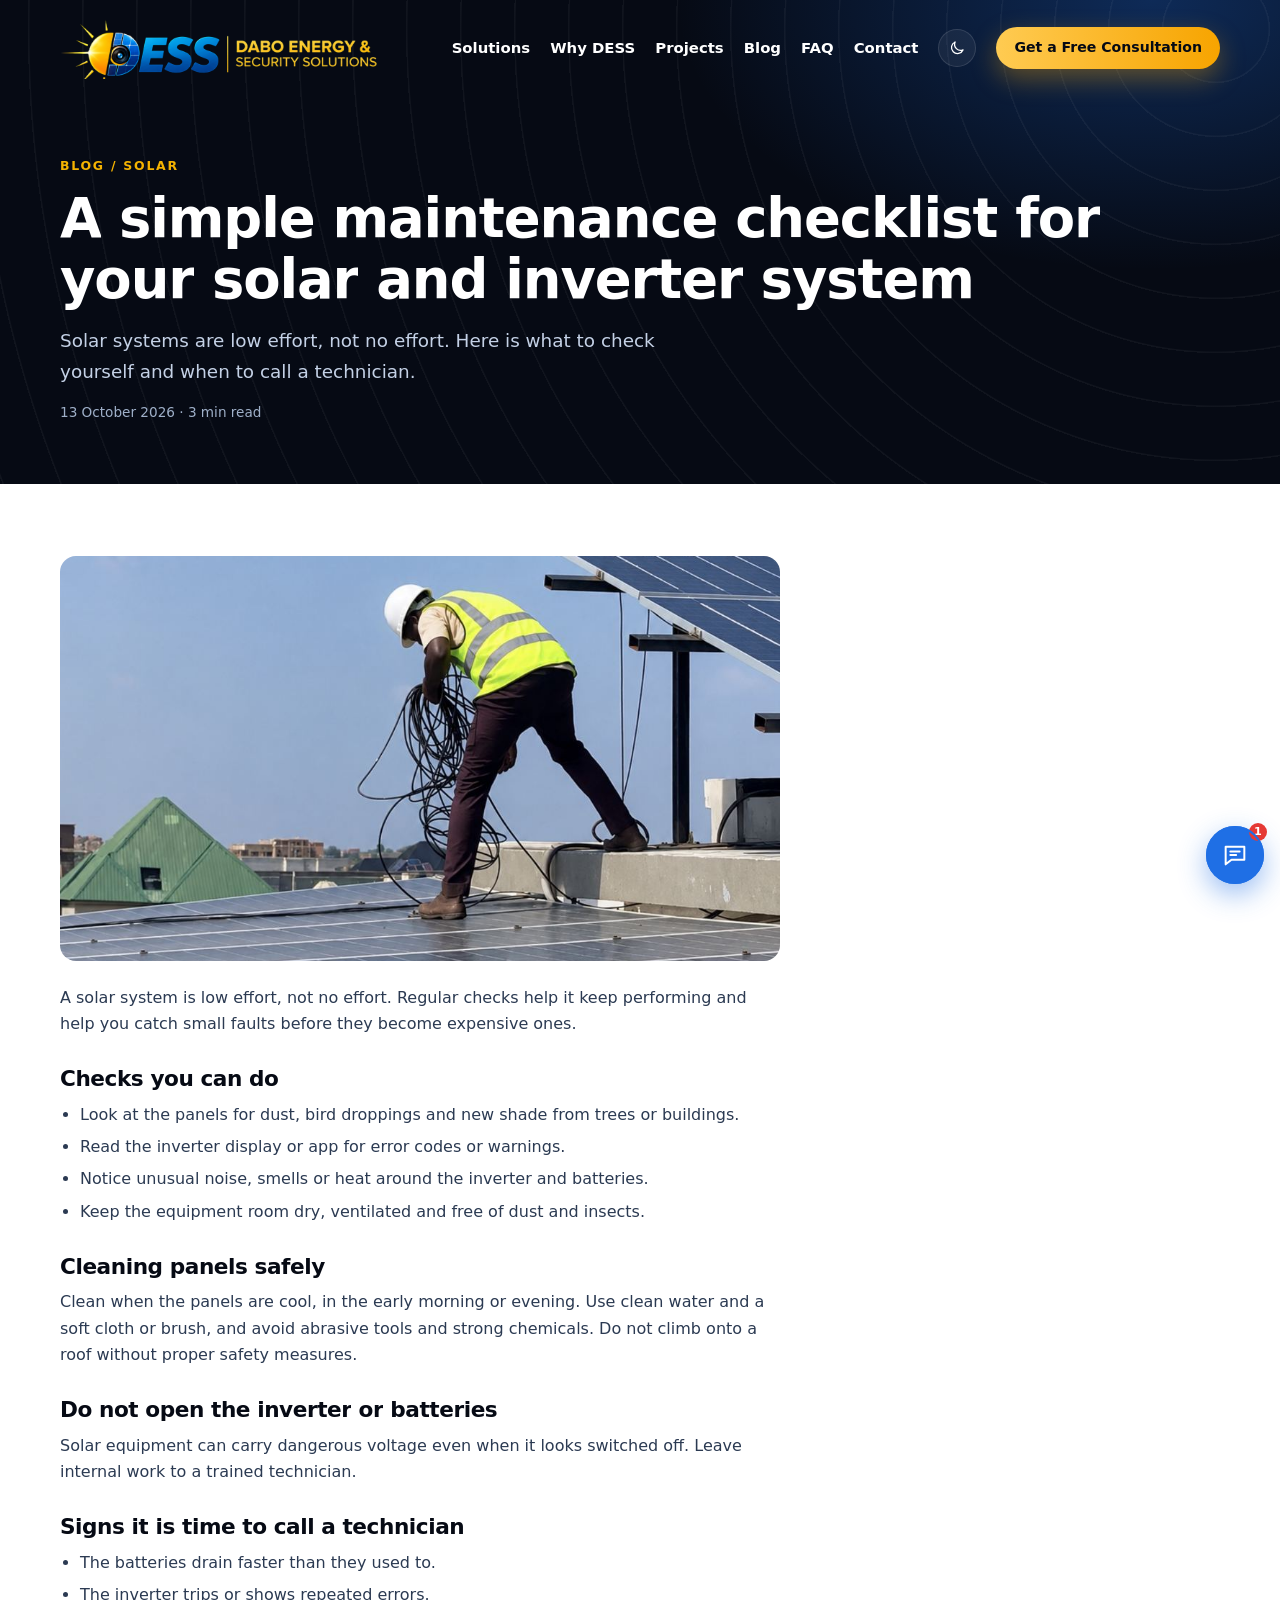
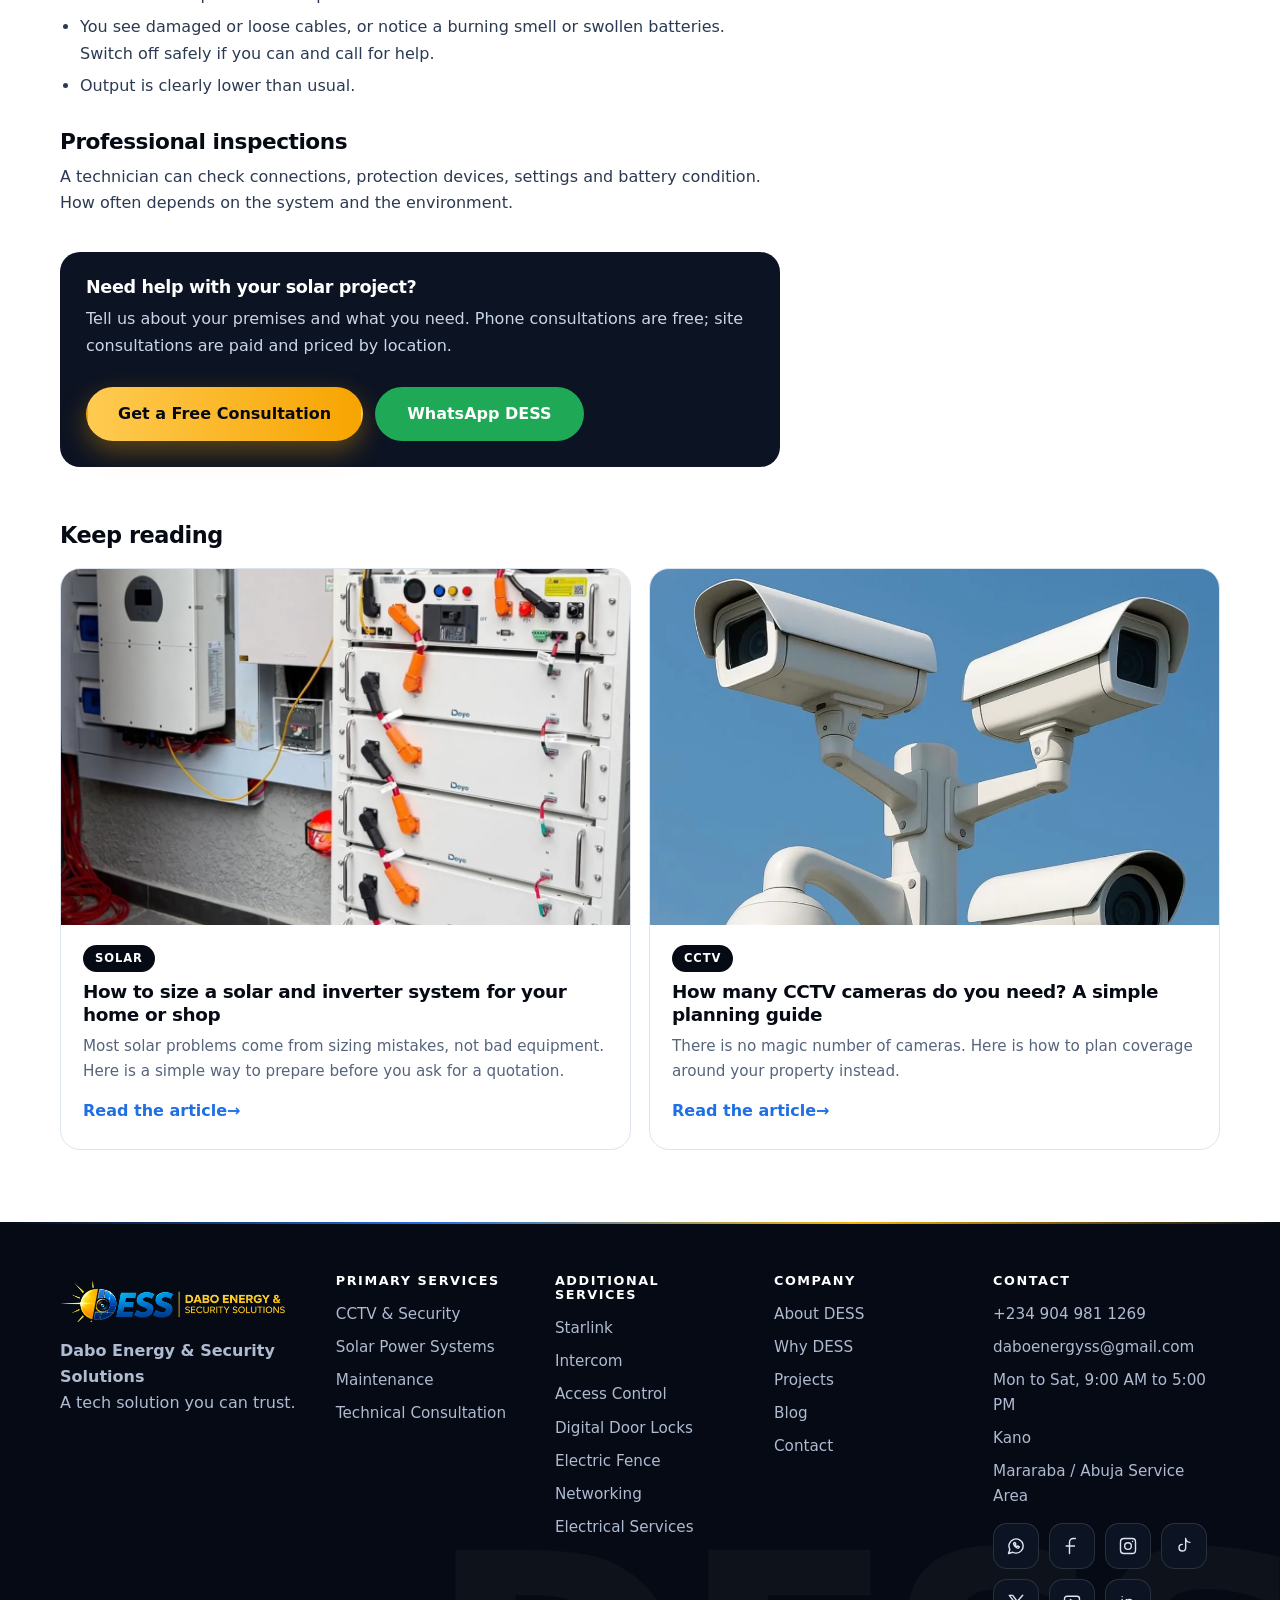
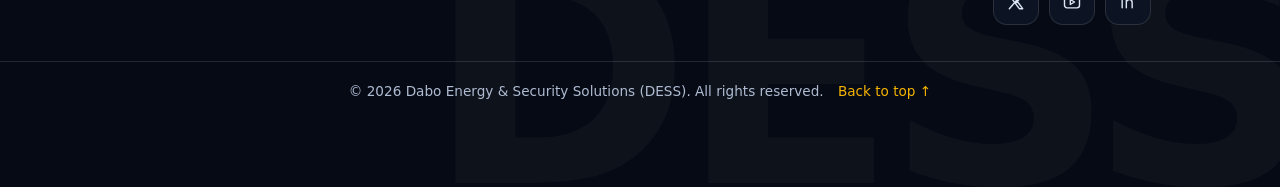
<file: blog-solar-maintenance-checklist.html>
<!DOCTYPE html>
<html lang="en-NG">
<head>
<meta charset="utf-8">
<meta name="viewport" content="width=device-width, initial-scale=1">
<title>A simple maintenance checklist for your solar and inverter system | DESS Blog</title>
<meta name="description" content="What to check yourself, how to clean panels safely, and the warning signs that mean it is time to call a technician.">
<link rel="canonical" href="https://dess.com.ng/blog-solar-maintenance-checklist">
<meta property="og:type" content="website">
<meta property="og:locale" content="en_NG">
<meta property="og:url" content="https://dess.com.ng/blog-solar-maintenance-checklist">
<meta property="og:site_name" content="Dabo Energy &amp; Security Solutions">
<meta property="og:title" content="A simple maintenance checklist for your solar and inverter system | DESS Blog">
<meta property="og:description" content="What to check yourself, how to clean panels safely, and the warning signs that mean it is time to call a technician.">
<meta property="og:image" content="https://dess.com.ng/solar-roof.jpg">
<meta name="twitter:card" content="summary_large_image">
<meta name="theme-color" content="#060a14">
<link rel="icon" href="/favicon.ico" sizes="48x48">
<link rel="icon" type="image/png" href="/favicon-48.png" sizes="48x48">
<link rel="icon" type="image/png" href="/favicon-192.png" sizes="192x192">
<link rel="apple-touch-icon" href="/apple-touch-icon.png">
<script>document.documentElement.classList.add("js");try{if(localStorage.getItem("dess-theme")==="dark")document.documentElement.setAttribute("data-theme","dark")}catch(e){}</script>
<link rel="stylesheet" href="/style.css">
<script type="application/ld+json">{"@context": "https://schema.org", "@type": "BlogPosting", "headline": "A simple maintenance checklist for your solar and inverter system", "datePublished": "2026-10-13", "author": {"@type": "Organization", "name": "Dabo Energy & Security Solutions"}, "publisher": {"@type": "Organization", "name": "Dabo Energy & Security Solutions", "logo": {"@type": "ImageObject", "url": "https://dess.com.ng/logo-512.png"}}, "mainEntityOfPage": "https://dess.com.ng/blog-solar-maintenance-checklist", "image": "https://dess.com.ng/solar-roof.jpg"}</script>
</head>
<body>
<a class="skip" href="#main">Skip to content</a>
<svg width="0" height="0" style="position:absolute" aria-hidden="true">
<symbol id="i-cam" viewBox="0 0 24 24"><path d="M3 8h12v8H3zM15 11l6-3v8l-6-3M8 16v4M5 20h6"/></symbol>
<symbol id="i-sun" viewBox="0 0 24 24"><circle cx="12" cy="12" r="4.5"/><path d="M12 2v3M12 19v3M2 12h3M19 12h3M4.9 4.9l2.1 2.1M17 17l2.1 2.1M4.9 19.1L7 17M17 7l2.1-2.1"/></symbol>
<symbol id="i-wr" viewBox="0 0 24 24"><path d="M14.5 6.5a4 4 0 005 5L20 12l-8.5 8.5a2.1 2.1 0 01-3-3L17 9l-2.5-2.5zM15 3.5a4 4 0 00-1 5"/></symbol>
<symbol id="i-chat" viewBox="0 0 24 24"><path d="M4 5h16v11H9l-5 4zM8 9h8M8 12h5"/></symbol>
<symbol id="i-phone" viewBox="0 0 24 24"><path d="M6 3h4l2 5-2.5 1.5a11 11 0 005 5L16 12l5 2v4a2 2 0 01-2 2A16 16 0 014 5a2 2 0 012-2z"/></symbol>
<symbol id="i-wa" viewBox="0 0 24 24"><path d="M3 21l1.6-4.9A8.5 8.5 0 1112 20.5a8.4 8.4 0 01-4-1zM9 8.5c0 3 3 6 6 6l1-1.5-2-1-1 .8a4 4 0 01-2-2l.8-1-1-2z"/></symbol>
<symbol id="i-mail" viewBox="0 0 24 24"><path d="M3 6h18v12H3zM3 7l9 6 9-6"/></symbol>
<symbol id="i-pin" viewBox="0 0 24 24"><path d="M12 21s7-6.2 7-11a7 7 0 10-14 0c0 4.8 7 11 7 11z"/><circle cx="12" cy="10" r="2.5"/></symbol>
<symbol id="i-home" viewBox="0 0 24 24"><path d="M3 11l9-7 9 7v9H3zM9 20v-6h6v6"/></symbol>
<symbol id="i-shop" viewBox="0 0 24 24"><path d="M4 9l1.5-5h13L20 9M4 9v11h16V9M4 9a2.7 2.7 0 005.3 0 2.7 2.7 0 005.4 0 2.7 2.7 0 005.3 0M9 20v-5h6v5"/></symbol>
<symbol id="i-corp" viewBox="0 0 24 24"><path d="M4 7h16v12H4zM9 7V4h6v3M4 13h16"/></symbol>
<symbol id="i-bed" viewBox="0 0 24 24"><path d="M3 18V7M3 14h18v4M21 14v-3a3 3 0 00-3-3h-7v6M7.5 12a1.8 1.8 0 100-3.6 1.8 1.8 0 000 3.6"/></symbol>
<symbol id="i-edu" viewBox="0 0 24 24"><path d="M12 4L2 9l10 5 10-5zM6 11.5V16c0 1.5 3 3 6 3s6-1.5 6-3v-4.5M22 9v6"/></symbol>
<symbol id="i-health" viewBox="0 0 24 24"><path d="M5 3h14a2 2 0 012 2v14a2 2 0 01-2 2H5a2 2 0 01-2-2V5a2 2 0 012-2zM12 8v8M8 12h8"/></symbol>
<symbol id="i-factory" viewBox="0 0 24 24"><path d="M3 20V10l6 4v-4l6 4V6h3v14zM3 20h18"/></symbol>
<symbol id="i-gov" viewBox="0 0 24 24"><path d="M3 9l9-5 9 5zM5 9v9M9 9v9M15 9v9M19 9v9M3 20h18"/></symbol>
<symbol id="i-hat" viewBox="0 0 24 24"><path d="M3 18h18M5 18a7 7 0 0114 0M12 6v5M9 8v3M15 8v3"/></symbol>
<symbol id="i-clock" viewBox="0 0 24 24"><circle cx="12" cy="12" r="9"/><path d="M12 7v5l3 2"/></symbol>
<symbol id="i-fb" viewBox="0 0 24 24"><path d="M16 3h-2.5A4.5 4.5 0 009 7.5V21M5 12h10"/></symbol>
<symbol id="i-ig" viewBox="0 0 24 24"><path d="M7 3h10a4 4 0 014 4v10a4 4 0 01-4 4H7a4 4 0 01-4-4V7a4 4 0 014-4zM12 8a4 4 0 100 8 4 4 0 000-8zM17.5 6.5h.01"/></symbol>
<symbol id="i-tt" viewBox="0 0 24 24"><path d="M14 3v11a4 4 0 11-4-4M14 3c.4 2.7 2.2 4.4 5 4.6"/></symbol>
<symbol id="i-x" viewBox="0 0 24 24"><path d="M4 4h4l12 16h-4zM20 4l-7.5 8.5M4 20l7.5-8.5"/></symbol>
<symbol id="i-shield" viewBox="0 0 24 24"><path d="M12 3l8 3v6c0 5-3.5 8-8 9-4.5-1-8-4-8-9V6zM9 12l2 2 4-4"/></symbol>
<symbol id="i-users" viewBox="0 0 24 24"><path d="M9 11a3 3 0 100-6 3 3 0 000 6zM3 20c0-3 3-5 6-5s6 2 6 5M16 5a3 3 0 010 6M18 15c2 .5 3 2 3 5"/></symbol>
<symbol id="i-award" viewBox="0 0 24 24"><path d="M12 14a5 5 0 100-10 5 5 0 000 10zM8.5 13.5L7 21l5-3 5 3-1.5-7.5"/></symbol>
<symbol id="i-box" viewBox="0 0 24 24"><path d="M12 3l8 4.5v9L12 21l-8-4.5v-9zM12 12l8-4.5M12 12v9M12 12L4 7.5"/></symbol>
<symbol id="i-headset" viewBox="0 0 24 24"><path d="M4 13v-1a8 8 0 0116 0v1M4 13h3v5H5a1 1 0 01-1-1zM20 13h-3v5h2a1 1 0 001-1zM17 18c0 2-2 3-5 3"/></symbol>
<symbol id="i-sun" viewBox="0 0 24 24"><path d="M12 8a4 4 0 100 8 4 4 0 000-8zM12 2v2M12 20v2M2 12h2M20 12h2M5 5l1.5 1.5M17.5 17.5L19 19M5 19l1.5-1.5M17.5 6.5L19 5"/></symbol>
<symbol id="i-moon" viewBox="0 0 24 24"><path d="M20 14.5A8 8 0 019.5 4 8 8 0 1020 14.5z"/></symbol>
<symbol id="i-yt" viewBox="0 0 24 24"><path d="M3 8a3 3 0 013-3h12a3 3 0 013 3v8a3 3 0 01-3 3H6a3 3 0 01-3-3zM10 9v6l5-3z"/></symbol>
<symbol id="i-in" viewBox="0 0 24 24"><path d="M5 9v10M5 5.5v.01M10 19V9m0 4c0-2 1.5-4 4-4s3 1.5 3 4v6"/></symbol>
<symbol id="i-tick" viewBox="0 0 24 24"><path d="M5 12.5l4.5 4.5L19 7.5"/></symbol>
</svg>
<header class="nav"><div class="progress" aria-hidden="true"></div><div class="wrap nav-in">
<a href="/" class="brand" aria-label="Dabo Energy &amp; Security Solutions home"><img src="/logo.png" alt="DESS - Dabo Energy &amp; Security Solutions logo" width="900" height="174"></a>
<button class="burger" aria-label="Open menu" aria-expanded="false" aria-controls="menu"><span></span><span></span><span></span></button>
<nav id="menu" class="menu" aria-label="Main"><div class="drawer-head"><span>Menu</span><button type="button" class="drawer-x" aria-label="Close menu">&times;</button></div><a href="/" class="m-home" data-nav="home">Home</a><a href="/#solutions" data-nav="solutions">Solutions</a><a href="/#why" data-nav="why">Why DESS</a><a href="/#projects" data-nav="projects">Projects</a><a href="/blog" data-nav="blog">Blog</a><a href="/#faq" data-nav="faq">FAQ</a><a href="/#contact" data-nav="contact">Contact</a><button type="button" class="theme-btn" aria-label="Switch to dark mode"><svg class="ico"><use href="#i-moon"/></svg></button><a href="/#contact" class="btn btn-gold nav-cta">Get a Free Consultation</a><div class="drawer-foot"><a href="/#contact" class="btn btn-gold">Get a Free Consultation</a><div class="theme-card"><span class="tc-l"><svg class="ico"><use href="#i-moon"/></svg><b class="tc-name">Light mode</b></span><button type="button" class="tc-btn">Switch to Dark</button></div><div class="dbtns"><a href="https://wa.me/2349049811269" class="btn btn-wa"><svg class="ico"><use href="#i-wa"/></svg>WhatsApp</a><a href="tel:+2349049811269" class="btn btn-glass"><svg class="ico"><use href="#i-phone"/></svg>Call</a></div><p><a href="mailto:daboenergyss@gmail.com">daboenergyss@gmail.com</a><a href="tel:+2349049811269">+234 904 981 1269</a></p><div class="social"><a href="https://wa.me/2349049811269" target="_blank" rel="noopener" aria-label="DESS on WhatsApp"><svg class="ico"><use href="#i-wa"/></svg></a><a href="https://www.facebook.com/daboenergy.ss" target="_blank" rel="noopener" aria-label="DESS on Facebook"><svg class="ico"><use href="#i-fb"/></svg></a><a href="https://www.instagram.com/dabo_energy_ss" target="_blank" rel="noopener" aria-label="DESS on Instagram"><svg class="ico"><use href="#i-ig"/></svg></a><a href="https://www.tiktok.com/@dabo_ess",
  "https://youtube.com/@dabo_ess?si=DFVZsCFw3TeAytur",
  "https://www.linkedin.com/company/dabo-energy-security-solutions/" target="_blank" rel="noopener" aria-label="DESS on TikTok"><svg class="ico"><use href="#i-tt"/></svg></a><a href="https://x.com/dabo_energy_ss" target="_blank" rel="noopener" aria-label="DESS on X"><svg class="ico"><use href="#i-x"/></svg></a><a class="soc" href="https://youtube.com/@dabo_ess?si=DFVZsCFw3TeAytur" target="_blank" rel="noopener" aria-label="YouTube"><svg class="ico"><use href="#i-yt"/></svg></a><a class="soc" href="https://www.linkedin.com/company/dabo-energy-security-solutions/" target="_blank" rel="noopener" aria-label="LinkedIn"><svg class="ico"><use href="#i-in"/></svg></a></div></div></nav>
</div></header>
<div class="scrim" aria-hidden="true"></div>
<main id="main">
<section class="phero"><div class="wrap"><p class="eyebrow"><a href="/blog">Blog</a> / Solar</p><h1>A simple maintenance checklist for your solar and inverter system</h1><p class="lead">Solar systems are low effort, not no effort. Here is what to check yourself and when to call a technician.</p><p class="ameta">13 October 2026 &middot; 3 min read</p></div></section><section class="sec"><div class="wrap"><article class="prose"><figure class="afig"><img src="/solar-roof.jpg" alt="Technician handling cabling on a rooftop solar array" loading="lazy" decoding="async"></figure><p>A solar system is low effort, not no effort. Regular checks help it keep performing and help you catch small faults before they become expensive ones.</p>
<h2>Checks you can do</h2><ul><li>Look at the panels for dust, bird droppings and new shade from trees or buildings.</li><li>Read the inverter display or app for error codes or warnings.</li><li>Notice unusual noise, smells or heat around the inverter and batteries.</li><li>Keep the equipment room dry, ventilated and free of dust and insects.</li></ul>
<h2>Cleaning panels safely</h2><p>Clean when the panels are cool, in the early morning or evening. Use clean water and a soft cloth or brush, and avoid abrasive tools and strong chemicals. Do not climb onto a roof without proper safety measures.</p>
<h2>Do not open the inverter or batteries</h2><p>Solar equipment can carry dangerous voltage even when it looks switched off. Leave internal work to a trained technician.</p>
<h2>Signs it is time to call a technician</h2><ul><li>The batteries drain faster than they used to.</li><li>The inverter trips or shows repeated errors.</li><li>You see damaged or loose cables, or notice a burning smell or swollen batteries. Switch off safely if you can and call for help.</li><li>Output is clearly lower than usual.</li></ul>
<h2>Professional inspections</h2><p>A technician can check connections, protection devices, settings and battery condition. How often depends on the system and the environment.</p><div class="acta"><h3>Need help with your solar project?</h3><p>Tell us about your premises and what you need. Phone consultations are free; site consultations are paid and priced by location.</p><div class="btns"><a href="/#contact" class="btn btn-gold">Get a Free Consultation</a><a href="https://wa.me/2349049811269" class="btn btn-wa">WhatsApp DESS</a></div></div></article><h2 class="more-h">Keep reading</h2><div class="bgrid"><a class="bcard" href="/blog-solar-sizing-guide"><div class="bimg"><img src="/images/uploads/img_0533.webp" alt="Solar inverter and battery storage racks installed in a plant room" style="object-position:50% 35%" loading="lazy" decoding="async"></div><div class="bbody"><span class="btag">Solar</span><h3>How to size a solar and inverter system for your home or shop</h3><p>Most solar problems come from sizing mistakes, not bad equipment. Here is a simple way to prepare before you ask for a quotation.</p><span class="more">Read the article</span></div></a><a class="bcard" href="/blog-cctv-camera-planning"><div class="bimg"><img src="/images/uploads/img_9798.webp" alt="Technician installing two CCTV cameras on a gate pillar beside an electric fence" style="object-position:50% 35%" loading="lazy" decoding="async"></div><div class="bbody"><span class="btag">CCTV</span><h3>How many CCTV cameras do you need? A simple planning guide</h3><p>There is no magic number of cameras. Here is how to plan coverage around your property instead.</p><span class="more">Read the article</span></div></a></div></div></section>
</main>
<footer class="foot"><div class="wrap foot-in">
<div><a href="/" class="brand foot-logo"><img src="/logo.png" alt="DESS logo" width="900" height="174" loading="lazy"></a><p><strong>Dabo Energy &amp; Security Solutions</strong><br>A tech solution you can trust.</p></div>
<div><h3>Primary Services</h3><a href="/cctv">CCTV &amp; Security</a><a href="/solar">Solar Power Systems</a><a href="/maintenance">Maintenance</a><a href="/consultation">Technical Consultation</a></div>
<div><h3>Additional Services</h3><span>Starlink</span><span>Intercom</span><span>Access Control</span><span>Digital Door Locks</span><span>Electric Fence</span><span>Networking</span><span>Electrical Services</span></div>
<div><h3>Company</h3><a href="/#about">About DESS</a><a href="/#why">Why DESS</a><a href="/#projects">Projects</a><a href="/blog">Blog</a><a href="/#contact">Contact</a></div>
<div><h3>Contact</h3><a href="tel:+2349049811269">+234 904 981 1269</a><a href="mailto:daboenergyss@gmail.com">daboenergyss@gmail.com</a><span>Mon to Sat, 9:00 AM to 5:00 PM</span><span>Kano</span><span>Mararaba / Abuja Service Area</span>
<div class="social"><a href="https://wa.me/2349049811269" target="_blank" rel="noopener" aria-label="DESS on WhatsApp"><svg class="ico"><use href="#i-wa"/></svg></a><a href="https://www.facebook.com/daboenergy.ss" target="_blank" rel="noopener" aria-label="DESS on Facebook"><svg class="ico"><use href="#i-fb"/></svg></a><a href="https://www.instagram.com/dabo_energy_ss" target="_blank" rel="noopener" aria-label="DESS on Instagram"><svg class="ico"><use href="#i-ig"/></svg></a><a href="https://www.tiktok.com/@dabo_ess",
  "https://youtube.com/@dabo_ess?si=DFVZsCFw3TeAytur",
  "https://www.linkedin.com/company/dabo-energy-security-solutions/" target="_blank" rel="noopener" aria-label="DESS on TikTok"><svg class="ico"><use href="#i-tt"/></svg></a><a href="https://x.com/dabo_energy_ss" target="_blank" rel="noopener" aria-label="DESS on X"><svg class="ico"><use href="#i-x"/></svg></a><a class="soc" href="https://youtube.com/@dabo_ess?si=DFVZsCFw3TeAytur" target="_blank" rel="noopener" aria-label="YouTube"><svg class="ico"><use href="#i-yt"/></svg></a><a class="soc" href="https://www.linkedin.com/company/dabo-energy-security-solutions/" target="_blank" rel="noopener" aria-label="LinkedIn"><svg class="ico"><use href="#i-in"/></svg></a></div></div>
</div><p class="copy">© <span id="yr">2026</span> Dabo Energy &amp; Security Solutions (DESS). All rights reserved. <a href="#">Back to top &uarr;</a></p></footer>
<button class="wafab" aria-label="Chat with the DESS assistant" aria-expanded="false" aria-controls="wapop"><svg class="ico"><use href="#i-chat"/></svg><b class="dot">1</b></button><div class="wapop" id="wapop" role="dialog" aria-label="DESS assistant" hidden><div class="wahead"><span class="av">D</span><div><strong>DESS Assistant</strong><small>Automated assistant &middot; answers from DESS information</small></div><button class="waclose" aria-label="Close chat">&times;</button></div><div class="wamsgs" id="wamsgs" aria-live="polite"></div><div class="wachips" id="wachips"></div><form class="wain" id="wain"><input id="wainput" type="text" placeholder="Type your question" autocomplete="off" aria-label="Type your question"><button type="submit" aria-label="Send">&rarr;</button></form><a class="start" id="wastart" href="https://wa.me/2349049811269" target="_blank" rel="noopener">Continue on WhatsApp</a></div>
<script>window.DESS_SITE={"wa": "2349049811269", "phone": "+234 904 981 1269", "email": "daboenergyss@gmail.com", "phone2": ""};</script>
<script type="application/json" id="dess-kb">{"faq": [{"q": "Do you install solar systems?", "a": "Yes. DESS designs and installs solar and backup power systems, including panels, inverters and battery storage, configured to your requirements."}, {"q": "Do you install CCTV systems for businesses?", "a": "Yes. We design and install CCTV systems for offices, shops, hotels, schools, hospitals, factories and estates, including DVR/NVR recording and remote viewing setup."}, {"q": "Do you provide CCTV maintenance?", "a": "Yes. We inspect, troubleshoot, repair where applicable and upgrade existing CCTV systems."}, {"q": "Can DESS handle large commercial projects?", "a": "DESS is equipped and positioned to take on commercial and institutional projects, from planning and system design to installation, configuration and support. Share your requirements and we will discuss the scope with you."}, {"q": "Do you serve Abuja?", "a": "Yes. Our Mararaba base serves Nasarawa, Abuja and surrounding areas."}, {"q": "Do you serve outside Kano and Abuja?", "a": "Yes. DESS can take on projects nationwide and outside Nigeria depending on requirements. Pricing may vary with location, logistics and scope."}, {"q": "Do you install Starlink?", "a": "Yes. We handle Starlink equipment supply, installation, activation assistance, Wi-Fi and network configuration, relocation and mounting, troubleshooting and maintenance, and subscription enquiries. Contact us for current plan details and the purchase or renewal process."}, {"q": "Do you provide maintenance after installation?", "a": "Yes. Maintenance and technical support are a core DESS service for solar, CCTV, connectivity and other installed systems."}, {"q": "Can DESS provide technical consultation?", "a": "Yes. We can advise on the right solution before you buy equipment or begin installation."}, {"q": "Is technical consultation free?", "a": "Phone consultations are free. Site consultations are paid, and the price depends on the location."}, {"q": "Do you work with hotels, schools and hospitals?", "a": "We are equipped to serve these sectors. Requirements differ between them, so we begin by understanding your premises and needs."}], "why": [{"title": "Technical approach", "text": "We design systems around your requirements, not around the equipment on the shelf."}, {"title": "Professional installation", "text": "Neat installation, correct configuration and a clean finish."}, {"title": "Equipment selection", "text": "We help you specify dependable equipment suited to the project."}, {"title": "Support beyond installation", "text": "Maintenance, troubleshooting and upgrades for systems we install."}, {"title": "Experience", "text": "Over eight years in the industry, with 250+ projects completed."}, {"title": "Customer-focused service", "text": "Clear communication from first enquiry to handover."}], "about": {"background": ["DESS began in response to the challenge of unreliable electricity in Nigeria, and grew as customers asked for more. Today, Dabo Energy & Security Solutions is a technology and systems solutions company providing energy, security, connectivity, maintenance and technical consultation services.", "We operate from Kano and Nasarawa, serving both Nasarawa and Abuja from our Mararaba base, and accept enquiries across Nigeria. With 8+ years of experience, we approach every job the same way: understand the problem, recommend a practical solution, install and configure it properly, and keep supporting it."], "mission": "At Dabo Energy & Security Solutions (DESS), our mission is to deliver reliable, innovative, and affordable technology solutions in security, solar energy, and connectivity. We are committed to protecting people and properties, powering businesses, and keeping communities connected through quality installations, expert support, and trusted service.\n\nDESS — A tech solution you can trust.", "expertise": [{"title": "CCTV and security systems", "text": "Design, installation, configuration and remote viewing setup, plus fault-finding on existing systems."}, {"title": "Solar and backup power", "text": "Assessment-led design, equipment selection, installation, configuration and support."}, {"title": "Maintenance and troubleshooting", "text": "Inspection, repairs where applicable, optimisation, upgrades and technical support."}, {"title": "Technical consultation", "text": "Honest guidance on the right solution before you buy equipment or start installation."}, {"title": "Starlink and connectivity", "text": "Installation, activation help, Wi-Fi and network setup, relocation and mounting."}, {"title": "Access control and related systems", "text": "Intercoms, digital door locks, access control and electric fences, subject to assessment."}], "founders": ""}}</script>
<script src="/script.js"></script>
</body></html>
</file>
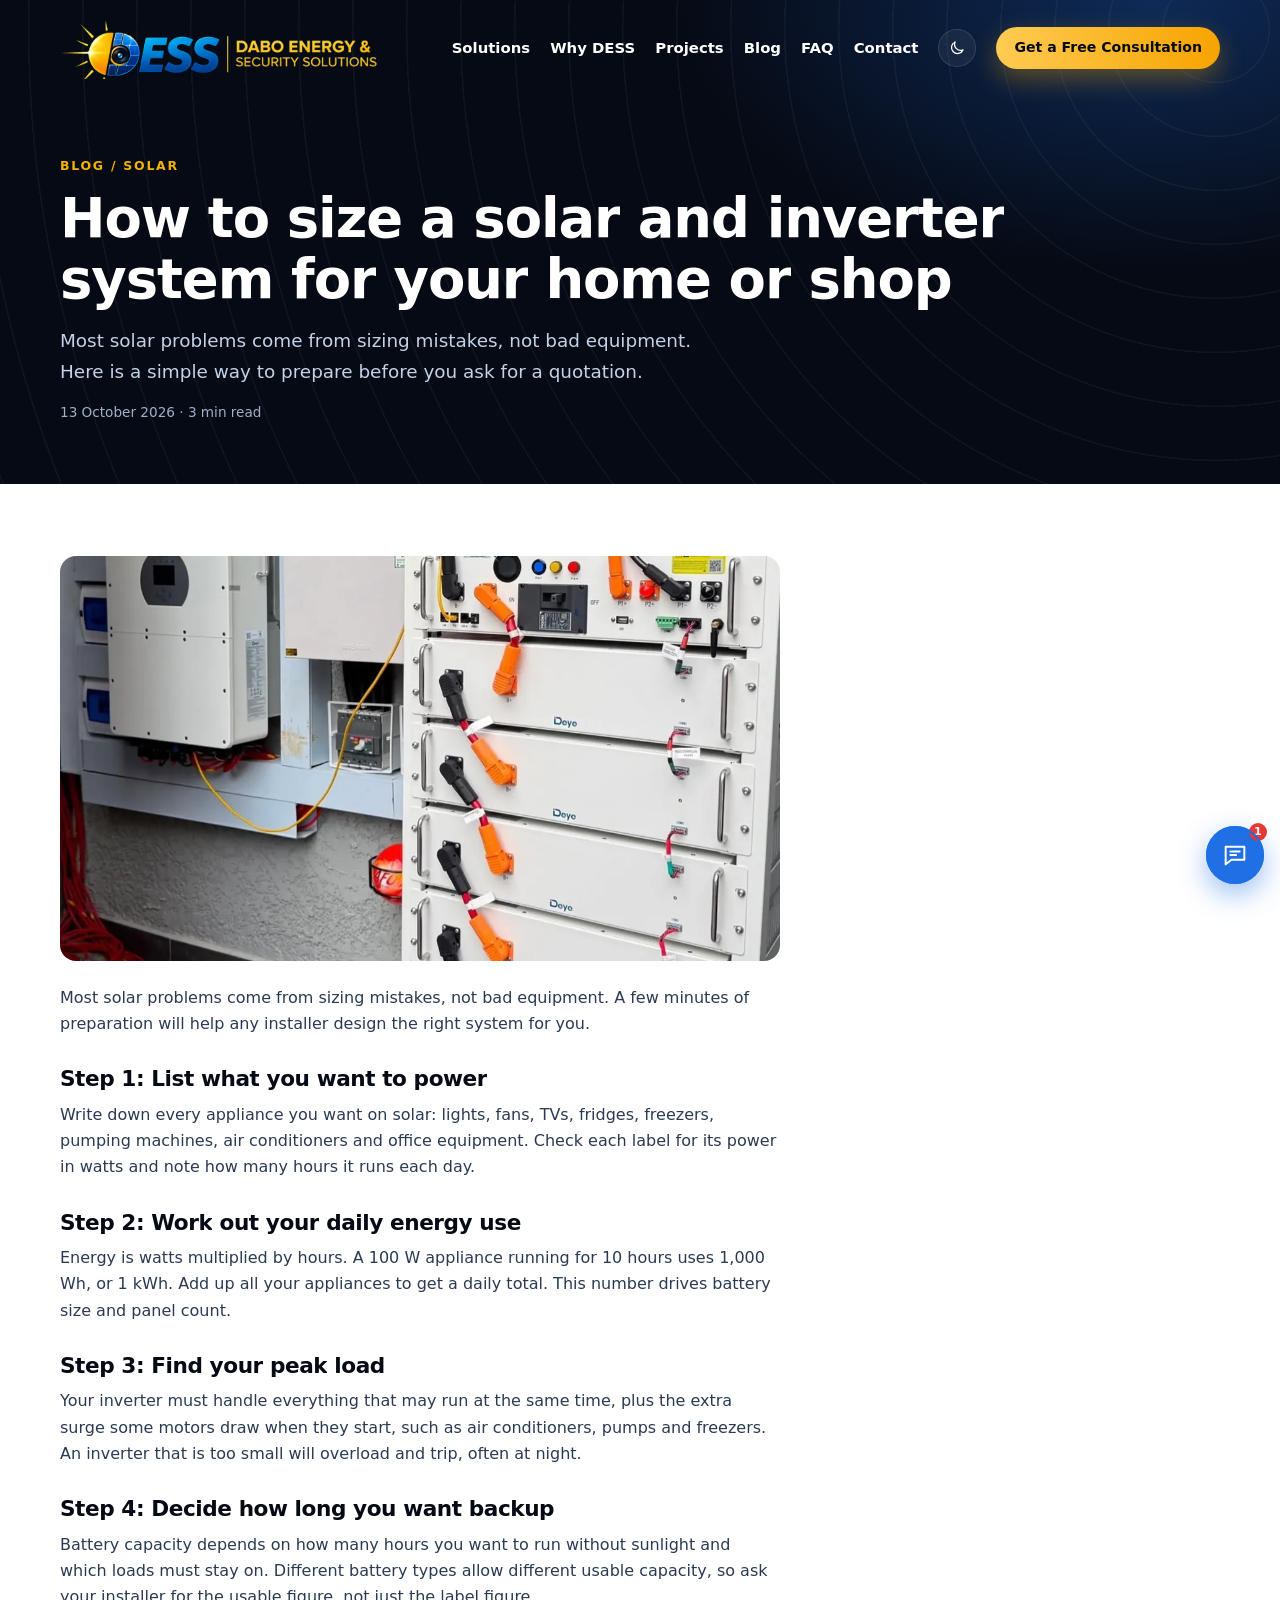
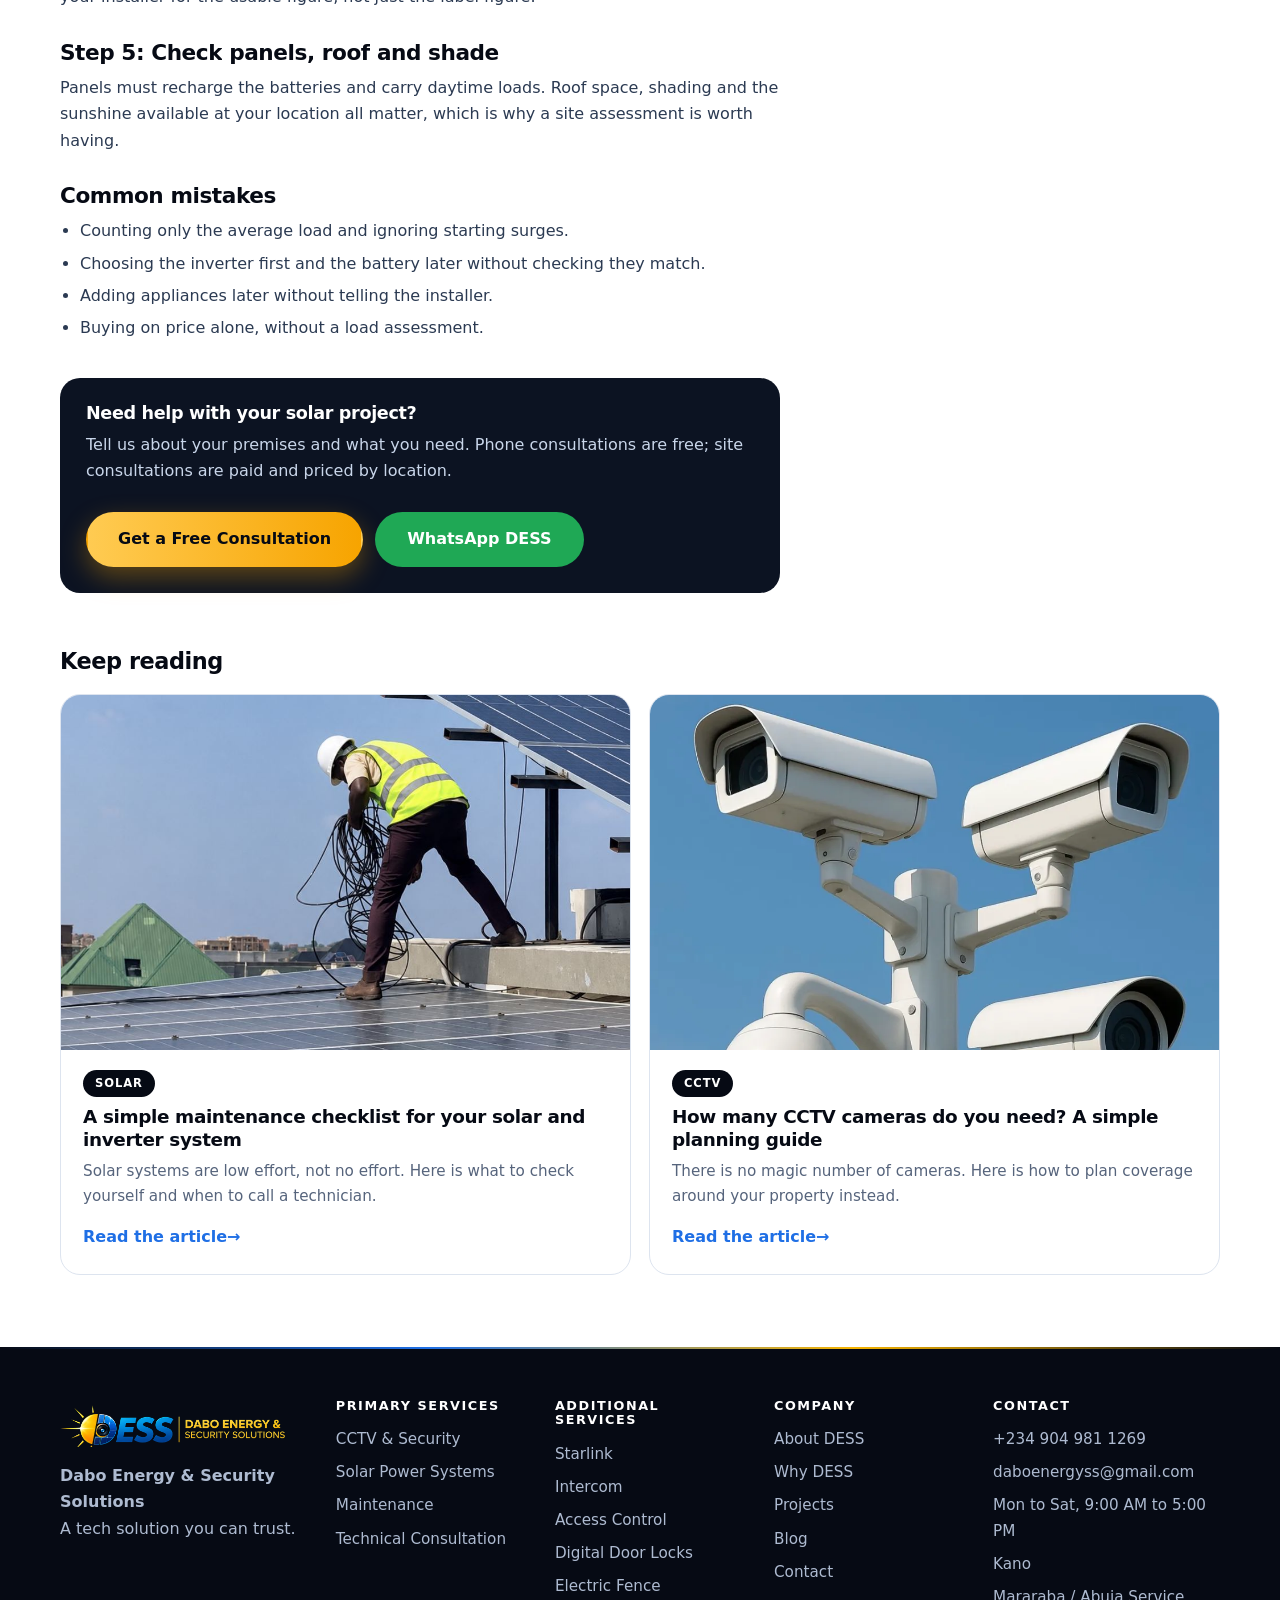
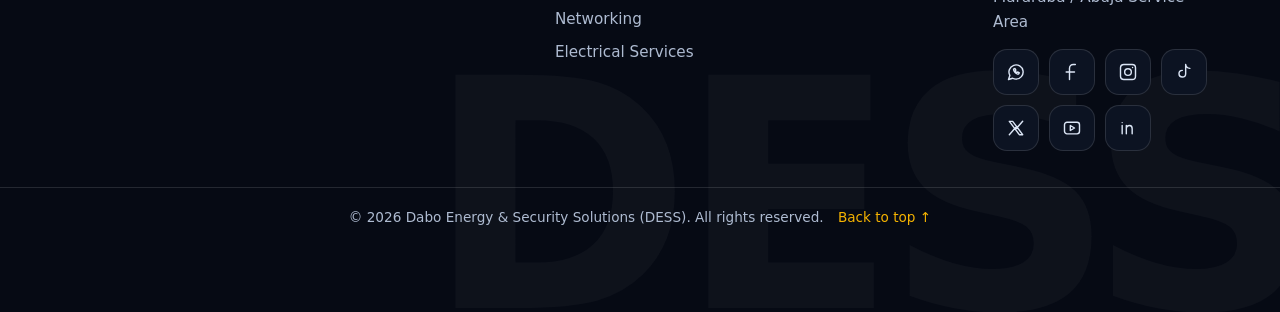
<file: blog-solar-sizing-guide.html>
<!DOCTYPE html>
<html lang="en-NG">
<head>
<meta charset="utf-8">
<meta name="viewport" content="width=device-width, initial-scale=1">
<title>How to size a solar and inverter system for your home or shop | DESS Blog</title>
<meta name="description" content="A simple way to work out your power needs before you ask for a solar quotation: appliances, daily energy, peak load, battery backup and panels.">
<link rel="canonical" href="https://dess.com.ng/blog-solar-sizing-guide">
<meta property="og:type" content="website">
<meta property="og:locale" content="en_NG">
<meta property="og:url" content="https://dess.com.ng/blog-solar-sizing-guide">
<meta property="og:site_name" content="Dabo Energy &amp; Security Solutions">
<meta property="og:title" content="How to size a solar and inverter system for your home or shop | DESS Blog">
<meta property="og:description" content="A simple way to work out your power needs before you ask for a solar quotation: appliances, daily energy, peak load, battery backup and panels.">
<meta property="og:image" content="https://dess.com.ng/solar-roof.jpg">
<meta name="twitter:card" content="summary_large_image">
<meta name="theme-color" content="#060a14">
<link rel="icon" href="/favicon.ico" sizes="48x48">
<link rel="icon" type="image/png" href="/favicon-48.png" sizes="48x48">
<link rel="icon" type="image/png" href="/favicon-192.png" sizes="192x192">
<link rel="apple-touch-icon" href="/apple-touch-icon.png">
<script>document.documentElement.classList.add("js");try{if(localStorage.getItem("dess-theme")==="dark")document.documentElement.setAttribute("data-theme","dark")}catch(e){}</script>
<link rel="stylesheet" href="/style.css">
<script type="application/ld+json">{"@context": "https://schema.org", "@type": "BlogPosting", "headline": "How to size a solar and inverter system for your home or shop", "datePublished": "2026-10-13", "author": {"@type": "Organization", "name": "Dabo Energy & Security Solutions"}, "publisher": {"@type": "Organization", "name": "Dabo Energy & Security Solutions", "logo": {"@type": "ImageObject", "url": "https://dess.com.ng/logo-512.png"}}, "mainEntityOfPage": "https://dess.com.ng/blog-solar-sizing-guide", "image": "https://dess.com.ng/images/uploads/img_0533.webp"}</script>
</head>
<body>
<a class="skip" href="#main">Skip to content</a>
<svg width="0" height="0" style="position:absolute" aria-hidden="true">
<symbol id="i-cam" viewBox="0 0 24 24"><path d="M3 8h12v8H3zM15 11l6-3v8l-6-3M8 16v4M5 20h6"/></symbol>
<symbol id="i-sun" viewBox="0 0 24 24"><circle cx="12" cy="12" r="4.5"/><path d="M12 2v3M12 19v3M2 12h3M19 12h3M4.9 4.9l2.1 2.1M17 17l2.1 2.1M4.9 19.1L7 17M17 7l2.1-2.1"/></symbol>
<symbol id="i-wr" viewBox="0 0 24 24"><path d="M14.5 6.5a4 4 0 005 5L20 12l-8.5 8.5a2.1 2.1 0 01-3-3L17 9l-2.5-2.5zM15 3.5a4 4 0 00-1 5"/></symbol>
<symbol id="i-chat" viewBox="0 0 24 24"><path d="M4 5h16v11H9l-5 4zM8 9h8M8 12h5"/></symbol>
<symbol id="i-phone" viewBox="0 0 24 24"><path d="M6 3h4l2 5-2.5 1.5a11 11 0 005 5L16 12l5 2v4a2 2 0 01-2 2A16 16 0 014 5a2 2 0 012-2z"/></symbol>
<symbol id="i-wa" viewBox="0 0 24 24"><path d="M3 21l1.6-4.9A8.5 8.5 0 1112 20.5a8.4 8.4 0 01-4-1zM9 8.5c0 3 3 6 6 6l1-1.5-2-1-1 .8a4 4 0 01-2-2l.8-1-1-2z"/></symbol>
<symbol id="i-mail" viewBox="0 0 24 24"><path d="M3 6h18v12H3zM3 7l9 6 9-6"/></symbol>
<symbol id="i-pin" viewBox="0 0 24 24"><path d="M12 21s7-6.2 7-11a7 7 0 10-14 0c0 4.8 7 11 7 11z"/><circle cx="12" cy="10" r="2.5"/></symbol>
<symbol id="i-home" viewBox="0 0 24 24"><path d="M3 11l9-7 9 7v9H3zM9 20v-6h6v6"/></symbol>
<symbol id="i-shop" viewBox="0 0 24 24"><path d="M4 9l1.5-5h13L20 9M4 9v11h16V9M4 9a2.7 2.7 0 005.3 0 2.7 2.7 0 005.4 0 2.7 2.7 0 005.3 0M9 20v-5h6v5"/></symbol>
<symbol id="i-corp" viewBox="0 0 24 24"><path d="M4 7h16v12H4zM9 7V4h6v3M4 13h16"/></symbol>
<symbol id="i-bed" viewBox="0 0 24 24"><path d="M3 18V7M3 14h18v4M21 14v-3a3 3 0 00-3-3h-7v6M7.5 12a1.8 1.8 0 100-3.6 1.8 1.8 0 000 3.6"/></symbol>
<symbol id="i-edu" viewBox="0 0 24 24"><path d="M12 4L2 9l10 5 10-5zM6 11.5V16c0 1.5 3 3 6 3s6-1.5 6-3v-4.5M22 9v6"/></symbol>
<symbol id="i-health" viewBox="0 0 24 24"><path d="M5 3h14a2 2 0 012 2v14a2 2 0 01-2 2H5a2 2 0 01-2-2V5a2 2 0 012-2zM12 8v8M8 12h8"/></symbol>
<symbol id="i-factory" viewBox="0 0 24 24"><path d="M3 20V10l6 4v-4l6 4V6h3v14zM3 20h18"/></symbol>
<symbol id="i-gov" viewBox="0 0 24 24"><path d="M3 9l9-5 9 5zM5 9v9M9 9v9M15 9v9M19 9v9M3 20h18"/></symbol>
<symbol id="i-hat" viewBox="0 0 24 24"><path d="M3 18h18M5 18a7 7 0 0114 0M12 6v5M9 8v3M15 8v3"/></symbol>
<symbol id="i-clock" viewBox="0 0 24 24"><circle cx="12" cy="12" r="9"/><path d="M12 7v5l3 2"/></symbol>
<symbol id="i-fb" viewBox="0 0 24 24"><path d="M16 3h-2.5A4.5 4.5 0 009 7.5V21M5 12h10"/></symbol>
<symbol id="i-ig" viewBox="0 0 24 24"><path d="M7 3h10a4 4 0 014 4v10a4 4 0 01-4 4H7a4 4 0 01-4-4V7a4 4 0 014-4zM12 8a4 4 0 100 8 4 4 0 000-8zM17.5 6.5h.01"/></symbol>
<symbol id="i-tt" viewBox="0 0 24 24"><path d="M14 3v11a4 4 0 11-4-4M14 3c.4 2.7 2.2 4.4 5 4.6"/></symbol>
<symbol id="i-x" viewBox="0 0 24 24"><path d="M4 4h4l12 16h-4zM20 4l-7.5 8.5M4 20l7.5-8.5"/></symbol>
<symbol id="i-shield" viewBox="0 0 24 24"><path d="M12 3l8 3v6c0 5-3.5 8-8 9-4.5-1-8-4-8-9V6zM9 12l2 2 4-4"/></symbol>
<symbol id="i-users" viewBox="0 0 24 24"><path d="M9 11a3 3 0 100-6 3 3 0 000 6zM3 20c0-3 3-5 6-5s6 2 6 5M16 5a3 3 0 010 6M18 15c2 .5 3 2 3 5"/></symbol>
<symbol id="i-award" viewBox="0 0 24 24"><path d="M12 14a5 5 0 100-10 5 5 0 000 10zM8.5 13.5L7 21l5-3 5 3-1.5-7.5"/></symbol>
<symbol id="i-box" viewBox="0 0 24 24"><path d="M12 3l8 4.5v9L12 21l-8-4.5v-9zM12 12l8-4.5M12 12v9M12 12L4 7.5"/></symbol>
<symbol id="i-headset" viewBox="0 0 24 24"><path d="M4 13v-1a8 8 0 0116 0v1M4 13h3v5H5a1 1 0 01-1-1zM20 13h-3v5h2a1 1 0 001-1zM17 18c0 2-2 3-5 3"/></symbol>
<symbol id="i-sun" viewBox="0 0 24 24"><path d="M12 8a4 4 0 100 8 4 4 0 000-8zM12 2v2M12 20v2M2 12h2M20 12h2M5 5l1.5 1.5M17.5 17.5L19 19M5 19l1.5-1.5M17.5 6.5L19 5"/></symbol>
<symbol id="i-moon" viewBox="0 0 24 24"><path d="M20 14.5A8 8 0 019.5 4 8 8 0 1020 14.5z"/></symbol>
<symbol id="i-yt" viewBox="0 0 24 24"><path d="M3 8a3 3 0 013-3h12a3 3 0 013 3v8a3 3 0 01-3 3H6a3 3 0 01-3-3zM10 9v6l5-3z"/></symbol>
<symbol id="i-in" viewBox="0 0 24 24"><path d="M5 9v10M5 5.5v.01M10 19V9m0 4c0-2 1.5-4 4-4s3 1.5 3 4v6"/></symbol>
<symbol id="i-tick" viewBox="0 0 24 24"><path d="M5 12.5l4.5 4.5L19 7.5"/></symbol>
</svg>
<header class="nav"><div class="progress" aria-hidden="true"></div><div class="wrap nav-in">
<a href="/" class="brand" aria-label="Dabo Energy &amp; Security Solutions home"><img src="/logo.png" alt="DESS - Dabo Energy &amp; Security Solutions logo" width="900" height="174"></a>
<button class="burger" aria-label="Open menu" aria-expanded="false" aria-controls="menu"><span></span><span></span><span></span></button>
<nav id="menu" class="menu" aria-label="Main"><div class="drawer-head"><span>Menu</span><button type="button" class="drawer-x" aria-label="Close menu">&times;</button></div><a href="/" class="m-home" data-nav="home">Home</a><a href="/#solutions" data-nav="solutions">Solutions</a><a href="/#why" data-nav="why">Why DESS</a><a href="/#projects" data-nav="projects">Projects</a><a href="/blog" data-nav="blog">Blog</a><a href="/#faq" data-nav="faq">FAQ</a><a href="/#contact" data-nav="contact">Contact</a><button type="button" class="theme-btn" aria-label="Switch to dark mode"><svg class="ico"><use href="#i-moon"/></svg></button><a href="/#contact" class="btn btn-gold nav-cta">Get a Free Consultation</a><div class="drawer-foot"><a href="/#contact" class="btn btn-gold">Get a Free Consultation</a><div class="theme-card"><span class="tc-l"><svg class="ico"><use href="#i-moon"/></svg><b class="tc-name">Light mode</b></span><button type="button" class="tc-btn">Switch to Dark</button></div><div class="dbtns"><a href="https://wa.me/2349049811269" class="btn btn-wa"><svg class="ico"><use href="#i-wa"/></svg>WhatsApp</a><a href="tel:+2349049811269" class="btn btn-glass"><svg class="ico"><use href="#i-phone"/></svg>Call</a></div><p><a href="mailto:daboenergyss@gmail.com">daboenergyss@gmail.com</a><a href="tel:+2349049811269">+234 904 981 1269</a></p><div class="social"><a href="https://wa.me/2349049811269" target="_blank" rel="noopener" aria-label="DESS on WhatsApp"><svg class="ico"><use href="#i-wa"/></svg></a><a href="https://www.facebook.com/daboenergy.ss" target="_blank" rel="noopener" aria-label="DESS on Facebook"><svg class="ico"><use href="#i-fb"/></svg></a><a href="https://www.instagram.com/dabo_energy_ss" target="_blank" rel="noopener" aria-label="DESS on Instagram"><svg class="ico"><use href="#i-ig"/></svg></a><a href="https://www.tiktok.com/@dabo_ess",
  "https://youtube.com/@dabo_ess?si=DFVZsCFw3TeAytur",
  "https://www.linkedin.com/company/dabo-energy-security-solutions/" target="_blank" rel="noopener" aria-label="DESS on TikTok"><svg class="ico"><use href="#i-tt"/></svg></a><a href="https://x.com/dabo_energy_ss" target="_blank" rel="noopener" aria-label="DESS on X"><svg class="ico"><use href="#i-x"/></svg></a><a class="soc" href="https://youtube.com/@dabo_ess?si=DFVZsCFw3TeAytur" target="_blank" rel="noopener" aria-label="YouTube"><svg class="ico"><use href="#i-yt"/></svg></a><a class="soc" href="https://www.linkedin.com/company/dabo-energy-security-solutions/" target="_blank" rel="noopener" aria-label="LinkedIn"><svg class="ico"><use href="#i-in"/></svg></a></div></div></nav>
</div></header>
<div class="scrim" aria-hidden="true"></div>
<main id="main">
<section class="phero"><div class="wrap"><p class="eyebrow"><a href="/blog">Blog</a> / Solar</p><h1>How to size a solar and inverter system for your home or shop</h1><p class="lead">Most solar problems come from sizing mistakes, not bad equipment. Here is a simple way to prepare before you ask for a quotation.</p><p class="ameta">13 October 2026 &middot; 3 min read</p></div></section><section class="sec"><div class="wrap"><article class="prose"><figure class="afig"><img src="/images/uploads/img_0533.webp" alt="Solar inverter and battery storage racks installed in a plant room" style="object-position:50% 35%" loading="lazy" decoding="async"></figure><p>Most solar problems come from sizing mistakes, not bad equipment. A few minutes of preparation will help any installer design the right system for you.</p>
<h2>Step 1: List what you want to power</h2><p>Write down every appliance you want on solar: lights, fans, TVs, fridges, freezers, pumping machines, air conditioners and office equipment. Check each label for its power in watts and note how many hours it runs each day.</p>
<h2>Step 2: Work out your daily energy use</h2><p>Energy is watts multiplied by hours. A 100 W appliance running for 10 hours uses 1,000 Wh, or 1 kWh. Add up all your appliances to get a daily total. This number drives battery size and panel count.</p>
<h2>Step 3: Find your peak load</h2><p>Your inverter must handle everything that may run at the same time, plus the extra surge some motors draw when they start, such as air conditioners, pumps and freezers. An inverter that is too small will overload and trip, often at night.</p>
<h2>Step 4: Decide how long you want backup</h2><p>Battery capacity depends on how many hours you want to run without sunlight and which loads must stay on. Different battery types allow different usable capacity, so ask your installer for the usable figure, not just the label figure.</p>
<h2>Step 5: Check panels, roof and shade</h2><p>Panels must recharge the batteries and carry daytime loads. Roof space, shading and the sunshine available at your location all matter, which is why a site assessment is worth having.</p>
<h2>Common mistakes</h2><ul><li>Counting only the average load and ignoring starting surges.</li><li>Choosing the inverter first and the battery later without checking they match.</li><li>Adding appliances later without telling the installer.</li><li>Buying on price alone, without a load assessment.</li></ul><div class="acta"><h3>Need help with your solar project?</h3><p>Tell us about your premises and what you need. Phone consultations are free; site consultations are paid and priced by location.</p><div class="btns"><a href="/#contact" class="btn btn-gold">Get a Free Consultation</a><a href="https://wa.me/2349049811269" class="btn btn-wa">WhatsApp DESS</a></div></div></article><h2 class="more-h">Keep reading</h2><div class="bgrid"><a class="bcard" href="/blog-solar-maintenance-checklist"><div class="bimg"><img src="/solar-roof.jpg" alt="Technician handling cabling on a rooftop solar array" loading="lazy" decoding="async"></div><div class="bbody"><span class="btag">Solar</span><h3>A simple maintenance checklist for your solar and inverter system</h3><p>Solar systems are low effort, not no effort. Here is what to check yourself and when to call a technician.</p><span class="more">Read the article</span></div></a><a class="bcard" href="/blog-cctv-camera-planning"><div class="bimg"><img src="/images/uploads/img_9798.webp" alt="Technician installing two CCTV cameras on a gate pillar beside an electric fence" style="object-position:50% 35%" loading="lazy" decoding="async"></div><div class="bbody"><span class="btag">CCTV</span><h3>How many CCTV cameras do you need? A simple planning guide</h3><p>There is no magic number of cameras. Here is how to plan coverage around your property instead.</p><span class="more">Read the article</span></div></a></div></div></section>
</main>
<footer class="foot"><div class="wrap foot-in">
<div><a href="/" class="brand foot-logo"><img src="/logo.png" alt="DESS logo" width="900" height="174" loading="lazy"></a><p><strong>Dabo Energy &amp; Security Solutions</strong><br>A tech solution you can trust.</p></div>
<div><h3>Primary Services</h3><a href="/cctv">CCTV &amp; Security</a><a href="/solar">Solar Power Systems</a><a href="/maintenance">Maintenance</a><a href="/consultation">Technical Consultation</a></div>
<div><h3>Additional Services</h3><span>Starlink</span><span>Intercom</span><span>Access Control</span><span>Digital Door Locks</span><span>Electric Fence</span><span>Networking</span><span>Electrical Services</span></div>
<div><h3>Company</h3><a href="/#about">About DESS</a><a href="/#why">Why DESS</a><a href="/#projects">Projects</a><a href="/blog">Blog</a><a href="/#contact">Contact</a></div>
<div><h3>Contact</h3><a href="tel:+2349049811269">+234 904 981 1269</a><a href="mailto:daboenergyss@gmail.com">daboenergyss@gmail.com</a><span>Mon to Sat, 9:00 AM to 5:00 PM</span><span>Kano</span><span>Mararaba / Abuja Service Area</span>
<div class="social"><a href="https://wa.me/2349049811269" target="_blank" rel="noopener" aria-label="DESS on WhatsApp"><svg class="ico"><use href="#i-wa"/></svg></a><a href="https://www.facebook.com/daboenergy.ss" target="_blank" rel="noopener" aria-label="DESS on Facebook"><svg class="ico"><use href="#i-fb"/></svg></a><a href="https://www.instagram.com/dabo_energy_ss" target="_blank" rel="noopener" aria-label="DESS on Instagram"><svg class="ico"><use href="#i-ig"/></svg></a><a href="https://www.tiktok.com/@dabo_ess",
  "https://youtube.com/@dabo_ess?si=DFVZsCFw3TeAytur",
  "https://www.linkedin.com/company/dabo-energy-security-solutions/" target="_blank" rel="noopener" aria-label="DESS on TikTok"><svg class="ico"><use href="#i-tt"/></svg></a><a href="https://x.com/dabo_energy_ss" target="_blank" rel="noopener" aria-label="DESS on X"><svg class="ico"><use href="#i-x"/></svg></a><a class="soc" href="https://youtube.com/@dabo_ess?si=DFVZsCFw3TeAytur" target="_blank" rel="noopener" aria-label="YouTube"><svg class="ico"><use href="#i-yt"/></svg></a><a class="soc" href="https://www.linkedin.com/company/dabo-energy-security-solutions/" target="_blank" rel="noopener" aria-label="LinkedIn"><svg class="ico"><use href="#i-in"/></svg></a></div></div>
</div><p class="copy">© <span id="yr">2026</span> Dabo Energy &amp; Security Solutions (DESS). All rights reserved. <a href="#">Back to top &uarr;</a></p></footer>
<button class="wafab" aria-label="Chat with the DESS assistant" aria-expanded="false" aria-controls="wapop"><svg class="ico"><use href="#i-chat"/></svg><b class="dot">1</b></button><div class="wapop" id="wapop" role="dialog" aria-label="DESS assistant" hidden><div class="wahead"><span class="av">D</span><div><strong>DESS Assistant</strong><small>Automated assistant &middot; answers from DESS information</small></div><button class="waclose" aria-label="Close chat">&times;</button></div><div class="wamsgs" id="wamsgs" aria-live="polite"></div><div class="wachips" id="wachips"></div><form class="wain" id="wain"><input id="wainput" type="text" placeholder="Type your question" autocomplete="off" aria-label="Type your question"><button type="submit" aria-label="Send">&rarr;</button></form><a class="start" id="wastart" href="https://wa.me/2349049811269" target="_blank" rel="noopener">Continue on WhatsApp</a></div>
<script>window.DESS_SITE={"wa": "2349049811269", "phone": "+234 904 981 1269", "email": "daboenergyss@gmail.com", "phone2": ""};</script>
<script type="application/json" id="dess-kb">{"faq": [{"q": "Do you install solar systems?", "a": "Yes. DESS designs and installs solar and backup power systems, including panels, inverters and battery storage, configured to your requirements."}, {"q": "Do you install CCTV systems for businesses?", "a": "Yes. We design and install CCTV systems for offices, shops, hotels, schools, hospitals, factories and estates, including DVR/NVR recording and remote viewing setup."}, {"q": "Do you provide CCTV maintenance?", "a": "Yes. We inspect, troubleshoot, repair where applicable and upgrade existing CCTV systems."}, {"q": "Can DESS handle large commercial projects?", "a": "DESS is equipped and positioned to take on commercial and institutional projects, from planning and system design to installation, configuration and support. Share your requirements and we will discuss the scope with you."}, {"q": "Do you serve Abuja?", "a": "Yes. Our Mararaba base serves Nasarawa, Abuja and surrounding areas."}, {"q": "Do you serve outside Kano and Abuja?", "a": "Yes. DESS can take on projects nationwide and outside Nigeria depending on requirements. Pricing may vary with location, logistics and scope."}, {"q": "Do you install Starlink?", "a": "Yes. We handle Starlink equipment supply, installation, activation assistance, Wi-Fi and network configuration, relocation and mounting, troubleshooting and maintenance, and subscription enquiries. Contact us for current plan details and the purchase or renewal process."}, {"q": "Do you provide maintenance after installation?", "a": "Yes. Maintenance and technical support are a core DESS service for solar, CCTV, connectivity and other installed systems."}, {"q": "Can DESS provide technical consultation?", "a": "Yes. We can advise on the right solution before you buy equipment or begin installation."}, {"q": "Is technical consultation free?", "a": "Phone consultations are free. Site consultations are paid, and the price depends on the location."}, {"q": "Do you work with hotels, schools and hospitals?", "a": "We are equipped to serve these sectors. Requirements differ between them, so we begin by understanding your premises and needs."}], "why": [{"title": "Technical approach", "text": "We design systems around your requirements, not around the equipment on the shelf."}, {"title": "Professional installation", "text": "Neat installation, correct configuration and a clean finish."}, {"title": "Equipment selection", "text": "We help you specify dependable equipment suited to the project."}, {"title": "Support beyond installation", "text": "Maintenance, troubleshooting and upgrades for systems we install."}, {"title": "Experience", "text": "Over eight years in the industry, with 250+ projects completed."}, {"title": "Customer-focused service", "text": "Clear communication from first enquiry to handover."}], "about": {"background": ["DESS began in response to the challenge of unreliable electricity in Nigeria, and grew as customers asked for more. Today, Dabo Energy & Security Solutions is a technology and systems solutions company providing energy, security, connectivity, maintenance and technical consultation services.", "We operate from Kano and Nasarawa, serving both Nasarawa and Abuja from our Mararaba base, and accept enquiries across Nigeria. With 8+ years of experience, we approach every job the same way: understand the problem, recommend a practical solution, install and configure it properly, and keep supporting it."], "mission": "At Dabo Energy & Security Solutions (DESS), our mission is to deliver reliable, innovative, and affordable technology solutions in security, solar energy, and connectivity. We are committed to protecting people and properties, powering businesses, and keeping communities connected through quality installations, expert support, and trusted service.\n\nDESS — A tech solution you can trust.", "expertise": [{"title": "CCTV and security systems", "text": "Design, installation, configuration and remote viewing setup, plus fault-finding on existing systems."}, {"title": "Solar and backup power", "text": "Assessment-led design, equipment selection, installation, configuration and support."}, {"title": "Maintenance and troubleshooting", "text": "Inspection, repairs where applicable, optimisation, upgrades and technical support."}, {"title": "Technical consultation", "text": "Honest guidance on the right solution before you buy equipment or start installation."}, {"title": "Starlink and connectivity", "text": "Installation, activation help, Wi-Fi and network setup, relocation and mounting."}, {"title": "Access control and related systems", "text": "Intercoms, digital door locks, access control and electric fences, subject to assessment."}], "founders": ""}}</script>
<script src="/script.js"></script>
</body></html>
</file>
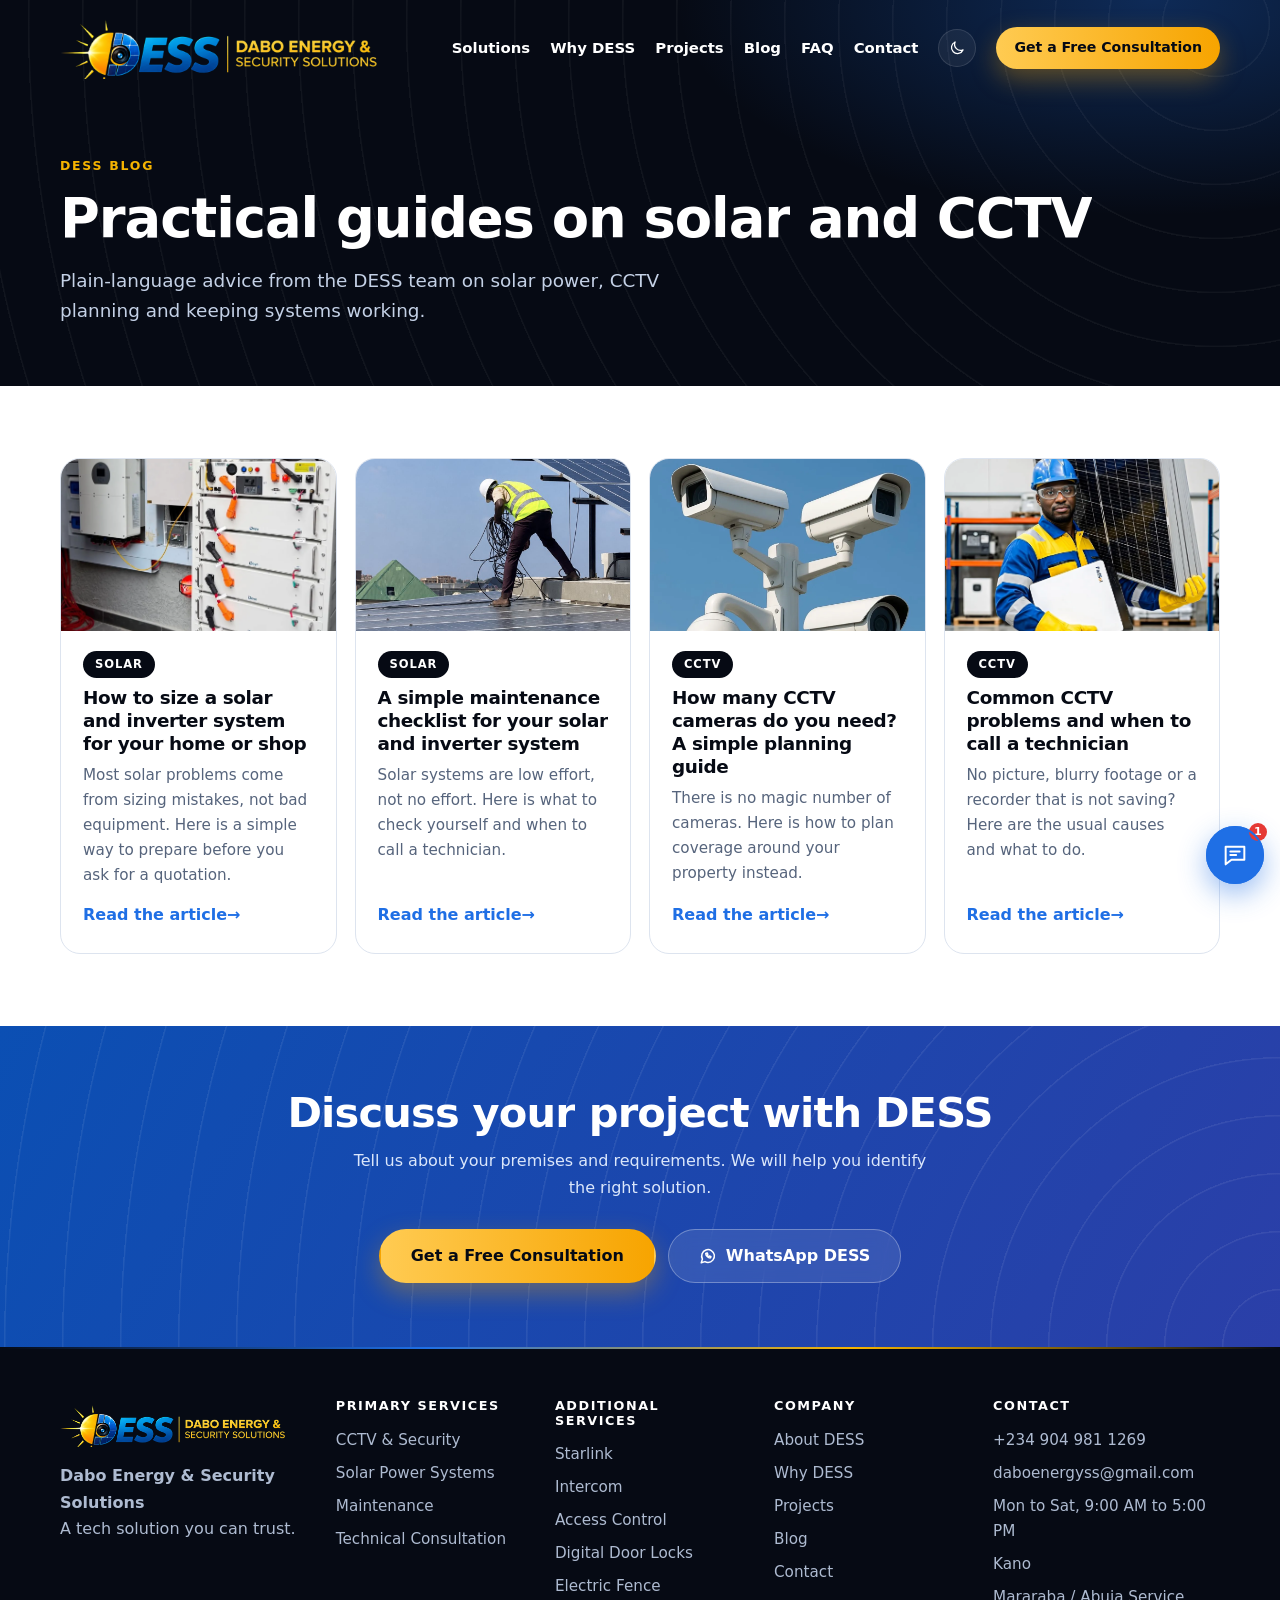
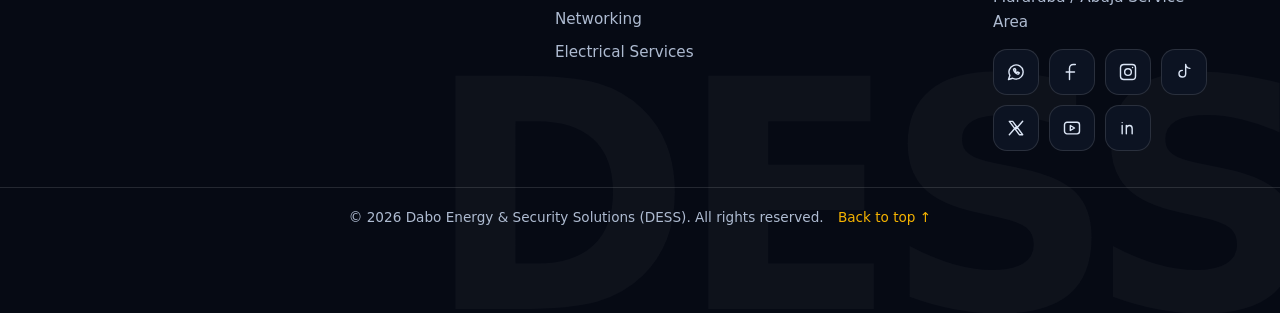
<file: blog.html>
<!DOCTYPE html>
<html lang="en-NG">
<head>
<meta charset="utf-8">
<meta name="viewport" content="width=device-width, initial-scale=1">
<title>DESS Blog | Practical Guides on Solar Power and CCTV in Nigeria</title>
<meta name="description" content="Practical guides on solar and inverter systems, CCTV planning and maintenance from Dabo Energy & Security Solutions (DESS).">
<link rel="canonical" href="https://dess.com.ng/blog">
<meta property="og:type" content="website">
<meta property="og:locale" content="en_NG">
<meta property="og:url" content="https://dess.com.ng/blog">
<meta property="og:site_name" content="Dabo Energy &amp; Security Solutions">
<meta property="og:title" content="DESS Blog | Practical Guides on Solar Power and CCTV in Nigeria">
<meta property="og:description" content="Practical guides on solar and inverter systems, CCTV planning and maintenance from Dabo Energy & Security Solutions (DESS).">
<meta property="og:image" content="https://dess.com.ng/solar-roof.jpg">
<meta name="twitter:card" content="summary_large_image">
<meta name="theme-color" content="#060a14">
<link rel="icon" href="/favicon.ico" sizes="48x48">
<link rel="icon" type="image/png" href="/favicon-48.png" sizes="48x48">
<link rel="icon" type="image/png" href="/favicon-192.png" sizes="192x192">
<link rel="apple-touch-icon" href="/apple-touch-icon.png">
<script>document.documentElement.classList.add("js");try{if(localStorage.getItem("dess-theme")==="dark")document.documentElement.setAttribute("data-theme","dark")}catch(e){}</script>
<link rel="stylesheet" href="/style.css">
</head>
<body>
<a class="skip" href="#main">Skip to content</a>
<svg width="0" height="0" style="position:absolute" aria-hidden="true">
<symbol id="i-cam" viewBox="0 0 24 24"><path d="M3 8h12v8H3zM15 11l6-3v8l-6-3M8 16v4M5 20h6"/></symbol>
<symbol id="i-sun" viewBox="0 0 24 24"><circle cx="12" cy="12" r="4.5"/><path d="M12 2v3M12 19v3M2 12h3M19 12h3M4.9 4.9l2.1 2.1M17 17l2.1 2.1M4.9 19.1L7 17M17 7l2.1-2.1"/></symbol>
<symbol id="i-wr" viewBox="0 0 24 24"><path d="M14.5 6.5a4 4 0 005 5L20 12l-8.5 8.5a2.1 2.1 0 01-3-3L17 9l-2.5-2.5zM15 3.5a4 4 0 00-1 5"/></symbol>
<symbol id="i-chat" viewBox="0 0 24 24"><path d="M4 5h16v11H9l-5 4zM8 9h8M8 12h5"/></symbol>
<symbol id="i-phone" viewBox="0 0 24 24"><path d="M6 3h4l2 5-2.5 1.5a11 11 0 005 5L16 12l5 2v4a2 2 0 01-2 2A16 16 0 014 5a2 2 0 012-2z"/></symbol>
<symbol id="i-wa" viewBox="0 0 24 24"><path d="M3 21l1.6-4.9A8.5 8.5 0 1112 20.5a8.4 8.4 0 01-4-1zM9 8.5c0 3 3 6 6 6l1-1.5-2-1-1 .8a4 4 0 01-2-2l.8-1-1-2z"/></symbol>
<symbol id="i-mail" viewBox="0 0 24 24"><path d="M3 6h18v12H3zM3 7l9 6 9-6"/></symbol>
<symbol id="i-pin" viewBox="0 0 24 24"><path d="M12 21s7-6.2 7-11a7 7 0 10-14 0c0 4.8 7 11 7 11z"/><circle cx="12" cy="10" r="2.5"/></symbol>
<symbol id="i-home" viewBox="0 0 24 24"><path d="M3 11l9-7 9 7v9H3zM9 20v-6h6v6"/></symbol>
<symbol id="i-shop" viewBox="0 0 24 24"><path d="M4 9l1.5-5h13L20 9M4 9v11h16V9M4 9a2.7 2.7 0 005.3 0 2.7 2.7 0 005.4 0 2.7 2.7 0 005.3 0M9 20v-5h6v5"/></symbol>
<symbol id="i-corp" viewBox="0 0 24 24"><path d="M4 7h16v12H4zM9 7V4h6v3M4 13h16"/></symbol>
<symbol id="i-bed" viewBox="0 0 24 24"><path d="M3 18V7M3 14h18v4M21 14v-3a3 3 0 00-3-3h-7v6M7.5 12a1.8 1.8 0 100-3.6 1.8 1.8 0 000 3.6"/></symbol>
<symbol id="i-edu" viewBox="0 0 24 24"><path d="M12 4L2 9l10 5 10-5zM6 11.5V16c0 1.5 3 3 6 3s6-1.5 6-3v-4.5M22 9v6"/></symbol>
<symbol id="i-health" viewBox="0 0 24 24"><path d="M5 3h14a2 2 0 012 2v14a2 2 0 01-2 2H5a2 2 0 01-2-2V5a2 2 0 012-2zM12 8v8M8 12h8"/></symbol>
<symbol id="i-factory" viewBox="0 0 24 24"><path d="M3 20V10l6 4v-4l6 4V6h3v14zM3 20h18"/></symbol>
<symbol id="i-gov" viewBox="0 0 24 24"><path d="M3 9l9-5 9 5zM5 9v9M9 9v9M15 9v9M19 9v9M3 20h18"/></symbol>
<symbol id="i-hat" viewBox="0 0 24 24"><path d="M3 18h18M5 18a7 7 0 0114 0M12 6v5M9 8v3M15 8v3"/></symbol>
<symbol id="i-clock" viewBox="0 0 24 24"><circle cx="12" cy="12" r="9"/><path d="M12 7v5l3 2"/></symbol>
<symbol id="i-fb" viewBox="0 0 24 24"><path d="M16 3h-2.5A4.5 4.5 0 009 7.5V21M5 12h10"/></symbol>
<symbol id="i-ig" viewBox="0 0 24 24"><path d="M7 3h10a4 4 0 014 4v10a4 4 0 01-4 4H7a4 4 0 01-4-4V7a4 4 0 014-4zM12 8a4 4 0 100 8 4 4 0 000-8zM17.5 6.5h.01"/></symbol>
<symbol id="i-tt" viewBox="0 0 24 24"><path d="M14 3v11a4 4 0 11-4-4M14 3c.4 2.7 2.2 4.4 5 4.6"/></symbol>
<symbol id="i-x" viewBox="0 0 24 24"><path d="M4 4h4l12 16h-4zM20 4l-7.5 8.5M4 20l7.5-8.5"/></symbol>
<symbol id="i-shield" viewBox="0 0 24 24"><path d="M12 3l8 3v6c0 5-3.5 8-8 9-4.5-1-8-4-8-9V6zM9 12l2 2 4-4"/></symbol>
<symbol id="i-users" viewBox="0 0 24 24"><path d="M9 11a3 3 0 100-6 3 3 0 000 6zM3 20c0-3 3-5 6-5s6 2 6 5M16 5a3 3 0 010 6M18 15c2 .5 3 2 3 5"/></symbol>
<symbol id="i-award" viewBox="0 0 24 24"><path d="M12 14a5 5 0 100-10 5 5 0 000 10zM8.5 13.5L7 21l5-3 5 3-1.5-7.5"/></symbol>
<symbol id="i-box" viewBox="0 0 24 24"><path d="M12 3l8 4.5v9L12 21l-8-4.5v-9zM12 12l8-4.5M12 12v9M12 12L4 7.5"/></symbol>
<symbol id="i-headset" viewBox="0 0 24 24"><path d="M4 13v-1a8 8 0 0116 0v1M4 13h3v5H5a1 1 0 01-1-1zM20 13h-3v5h2a1 1 0 001-1zM17 18c0 2-2 3-5 3"/></symbol>
<symbol id="i-sun" viewBox="0 0 24 24"><path d="M12 8a4 4 0 100 8 4 4 0 000-8zM12 2v2M12 20v2M2 12h2M20 12h2M5 5l1.5 1.5M17.5 17.5L19 19M5 19l1.5-1.5M17.5 6.5L19 5"/></symbol>
<symbol id="i-moon" viewBox="0 0 24 24"><path d="M20 14.5A8 8 0 019.5 4 8 8 0 1020 14.5z"/></symbol>
<symbol id="i-yt" viewBox="0 0 24 24"><path d="M3 8a3 3 0 013-3h12a3 3 0 013 3v8a3 3 0 01-3 3H6a3 3 0 01-3-3zM10 9v6l5-3z"/></symbol>
<symbol id="i-in" viewBox="0 0 24 24"><path d="M5 9v10M5 5.5v.01M10 19V9m0 4c0-2 1.5-4 4-4s3 1.5 3 4v6"/></symbol>
<symbol id="i-tick" viewBox="0 0 24 24"><path d="M5 12.5l4.5 4.5L19 7.5"/></symbol>
</svg>
<header class="nav"><div class="progress" aria-hidden="true"></div><div class="wrap nav-in">
<a href="/" class="brand" aria-label="Dabo Energy &amp; Security Solutions home"><img src="/logo.png" alt="DESS - Dabo Energy &amp; Security Solutions logo" width="900" height="174"></a>
<button class="burger" aria-label="Open menu" aria-expanded="false" aria-controls="menu"><span></span><span></span><span></span></button>
<nav id="menu" class="menu" aria-label="Main"><div class="drawer-head"><span>Menu</span><button type="button" class="drawer-x" aria-label="Close menu">&times;</button></div><a href="/" class="m-home" data-nav="home">Home</a><a href="/#solutions" data-nav="solutions">Solutions</a><a href="/#why" data-nav="why">Why DESS</a><a href="/#projects" data-nav="projects">Projects</a><a href="/blog" data-nav="blog">Blog</a><a href="/#faq" data-nav="faq">FAQ</a><a href="/#contact" data-nav="contact">Contact</a><button type="button" class="theme-btn" aria-label="Switch to dark mode"><svg class="ico"><use href="#i-moon"/></svg></button><a href="/#contact" class="btn btn-gold nav-cta">Get a Free Consultation</a><div class="drawer-foot"><a href="/#contact" class="btn btn-gold">Get a Free Consultation</a><div class="theme-card"><span class="tc-l"><svg class="ico"><use href="#i-moon"/></svg><b class="tc-name">Light mode</b></span><button type="button" class="tc-btn">Switch to Dark</button></div><div class="dbtns"><a href="https://wa.me/2349049811269" class="btn btn-wa"><svg class="ico"><use href="#i-wa"/></svg>WhatsApp</a><a href="tel:+2349049811269" class="btn btn-glass"><svg class="ico"><use href="#i-phone"/></svg>Call</a></div><p><a href="mailto:daboenergyss@gmail.com">daboenergyss@gmail.com</a><a href="tel:+2349049811269">+234 904 981 1269</a></p><div class="social"><a href="https://wa.me/2349049811269" target="_blank" rel="noopener" aria-label="DESS on WhatsApp"><svg class="ico"><use href="#i-wa"/></svg></a><a href="https://www.facebook.com/daboenergy.ss" target="_blank" rel="noopener" aria-label="DESS on Facebook"><svg class="ico"><use href="#i-fb"/></svg></a><a href="https://www.instagram.com/dabo_energy_ss" target="_blank" rel="noopener" aria-label="DESS on Instagram"><svg class="ico"><use href="#i-ig"/></svg></a><a href="https://www.tiktok.com/@dabo_ess",
  "https://youtube.com/@dabo_ess?si=DFVZsCFw3TeAytur",
  "https://www.linkedin.com/company/dabo-energy-security-solutions/" target="_blank" rel="noopener" aria-label="DESS on TikTok"><svg class="ico"><use href="#i-tt"/></svg></a><a href="https://x.com/dabo_energy_ss" target="_blank" rel="noopener" aria-label="DESS on X"><svg class="ico"><use href="#i-x"/></svg></a><a class="soc" href="https://youtube.com/@dabo_ess?si=DFVZsCFw3TeAytur" target="_blank" rel="noopener" aria-label="YouTube"><svg class="ico"><use href="#i-yt"/></svg></a><a class="soc" href="https://www.linkedin.com/company/dabo-energy-security-solutions/" target="_blank" rel="noopener" aria-label="LinkedIn"><svg class="ico"><use href="#i-in"/></svg></a></div></div></nav>
</div></header>
<div class="scrim" aria-hidden="true"></div>
<main id="main">
<section class="phero"><div class="wrap"><p class="eyebrow">DESS Blog</p><h1>Practical guides on solar and CCTV</h1><p class="lead">Plain-language advice from the DESS team on solar power, CCTV planning and keeping systems working.</p></div></section><section class="sec"><div class="wrap"><div class="bgrid"><a class="bcard" href="/blog-solar-sizing-guide"><div class="bimg"><img src="/images/uploads/img_0533.webp" alt="Solar inverter and battery storage racks installed in a plant room" style="object-position:50% 35%" loading="lazy" decoding="async"></div><div class="bbody"><span class="btag">Solar</span><h3>How to size a solar and inverter system for your home or shop</h3><p>Most solar problems come from sizing mistakes, not bad equipment. Here is a simple way to prepare before you ask for a quotation.</p><span class="more">Read the article</span></div></a><a class="bcard" href="/blog-solar-maintenance-checklist"><div class="bimg"><img src="/solar-roof.jpg" alt="Technician handling cabling on a rooftop solar array" loading="lazy" decoding="async"></div><div class="bbody"><span class="btag">Solar</span><h3>A simple maintenance checklist for your solar and inverter system</h3><p>Solar systems are low effort, not no effort. Here is what to check yourself and when to call a technician.</p><span class="more">Read the article</span></div></a><a class="bcard" href="/blog-cctv-camera-planning"><div class="bimg"><img src="/images/uploads/img_9798.webp" alt="Technician installing two CCTV cameras on a gate pillar beside an electric fence" style="object-position:50% 35%" loading="lazy" decoding="async"></div><div class="bbody"><span class="btag">CCTV</span><h3>How many CCTV cameras do you need? A simple planning guide</h3><p>There is no magic number of cameras. Here is how to plan coverage around your property instead.</p><span class="more">Read the article</span></div></a><a class="bcard" href="/blog-cctv-common-problems"><div class="bimg"><img src="/images/uploads/img_9928.webp" alt="DESS technician on site wearing a safety helmet and high-visibility vest" style="object-position:50% 35%" loading="lazy" decoding="async"></div><div class="bbody"><span class="btag">CCTV</span><h3>Common CCTV problems and when to call a technician</h3><p>No picture, blurry footage or a recorder that is not saving? Here are the usual causes and what to do.</p><span class="more">Read the article</span></div></a></div></div></section>
<section class="cta"><div class="wrap"><h2>Discuss your project with DESS</h2><p>Tell us about your premises and requirements. We will help you identify the right solution.</p><div class="btns"><a href="/#contact" class="btn btn-gold">Get a Free Consultation</a><a href="https://wa.me/2349049811269" class="btn btn-glass"><svg class="ico"><use href="#i-wa"/></svg>WhatsApp DESS</a></div></div></section>
</main>
<footer class="foot"><div class="wrap foot-in">
<div><a href="/" class="brand foot-logo"><img src="/logo.png" alt="DESS logo" width="900" height="174" loading="lazy"></a><p><strong>Dabo Energy &amp; Security Solutions</strong><br>A tech solution you can trust.</p></div>
<div><h3>Primary Services</h3><a href="/cctv">CCTV &amp; Security</a><a href="/solar">Solar Power Systems</a><a href="/maintenance">Maintenance</a><a href="/consultation">Technical Consultation</a></div>
<div><h3>Additional Services</h3><span>Starlink</span><span>Intercom</span><span>Access Control</span><span>Digital Door Locks</span><span>Electric Fence</span><span>Networking</span><span>Electrical Services</span></div>
<div><h3>Company</h3><a href="/#about">About DESS</a><a href="/#why">Why DESS</a><a href="/#projects">Projects</a><a href="/blog">Blog</a><a href="/#contact">Contact</a></div>
<div><h3>Contact</h3><a href="tel:+2349049811269">+234 904 981 1269</a><a href="mailto:daboenergyss@gmail.com">daboenergyss@gmail.com</a><span>Mon to Sat, 9:00 AM to 5:00 PM</span><span>Kano</span><span>Mararaba / Abuja Service Area</span>
<div class="social"><a href="https://wa.me/2349049811269" target="_blank" rel="noopener" aria-label="DESS on WhatsApp"><svg class="ico"><use href="#i-wa"/></svg></a><a href="https://www.facebook.com/daboenergy.ss" target="_blank" rel="noopener" aria-label="DESS on Facebook"><svg class="ico"><use href="#i-fb"/></svg></a><a href="https://www.instagram.com/dabo_energy_ss" target="_blank" rel="noopener" aria-label="DESS on Instagram"><svg class="ico"><use href="#i-ig"/></svg></a><a href="https://www.tiktok.com/@dabo_ess",
  "https://youtube.com/@dabo_ess?si=DFVZsCFw3TeAytur",
  "https://www.linkedin.com/company/dabo-energy-security-solutions/" target="_blank" rel="noopener" aria-label="DESS on TikTok"><svg class="ico"><use href="#i-tt"/></svg></a><a href="https://x.com/dabo_energy_ss" target="_blank" rel="noopener" aria-label="DESS on X"><svg class="ico"><use href="#i-x"/></svg></a><a class="soc" href="https://youtube.com/@dabo_ess?si=DFVZsCFw3TeAytur" target="_blank" rel="noopener" aria-label="YouTube"><svg class="ico"><use href="#i-yt"/></svg></a><a class="soc" href="https://www.linkedin.com/company/dabo-energy-security-solutions/" target="_blank" rel="noopener" aria-label="LinkedIn"><svg class="ico"><use href="#i-in"/></svg></a></div></div>
</div><p class="copy">© <span id="yr">2026</span> Dabo Energy &amp; Security Solutions (DESS). All rights reserved. <a href="#">Back to top &uarr;</a></p></footer>
<button class="wafab" aria-label="Chat with the DESS assistant" aria-expanded="false" aria-controls="wapop"><svg class="ico"><use href="#i-chat"/></svg><b class="dot">1</b></button><div class="wapop" id="wapop" role="dialog" aria-label="DESS assistant" hidden><div class="wahead"><span class="av">D</span><div><strong>DESS Assistant</strong><small>Automated assistant &middot; answers from DESS information</small></div><button class="waclose" aria-label="Close chat">&times;</button></div><div class="wamsgs" id="wamsgs" aria-live="polite"></div><div class="wachips" id="wachips"></div><form class="wain" id="wain"><input id="wainput" type="text" placeholder="Type your question" autocomplete="off" aria-label="Type your question"><button type="submit" aria-label="Send">&rarr;</button></form><a class="start" id="wastart" href="https://wa.me/2349049811269" target="_blank" rel="noopener">Continue on WhatsApp</a></div>
<script>window.DESS_SITE={"wa": "2349049811269", "phone": "+234 904 981 1269", "email": "daboenergyss@gmail.com", "phone2": ""};</script>
<script type="application/json" id="dess-kb">{"faq": [{"q": "Do you install solar systems?", "a": "Yes. DESS designs and installs solar and backup power systems, including panels, inverters and battery storage, configured to your requirements."}, {"q": "Do you install CCTV systems for businesses?", "a": "Yes. We design and install CCTV systems for offices, shops, hotels, schools, hospitals, factories and estates, including DVR/NVR recording and remote viewing setup."}, {"q": "Do you provide CCTV maintenance?", "a": "Yes. We inspect, troubleshoot, repair where applicable and upgrade existing CCTV systems."}, {"q": "Can DESS handle large commercial projects?", "a": "DESS is equipped and positioned to take on commercial and institutional projects, from planning and system design to installation, configuration and support. Share your requirements and we will discuss the scope with you."}, {"q": "Do you serve Abuja?", "a": "Yes. Our Mararaba base serves Nasarawa, Abuja and surrounding areas."}, {"q": "Do you serve outside Kano and Abuja?", "a": "Yes. DESS can take on projects nationwide and outside Nigeria depending on requirements. Pricing may vary with location, logistics and scope."}, {"q": "Do you install Starlink?", "a": "Yes. We handle Starlink equipment supply, installation, activation assistance, Wi-Fi and network configuration, relocation and mounting, troubleshooting and maintenance, and subscription enquiries. Contact us for current plan details and the purchase or renewal process."}, {"q": "Do you provide maintenance after installation?", "a": "Yes. Maintenance and technical support are a core DESS service for solar, CCTV, connectivity and other installed systems."}, {"q": "Can DESS provide technical consultation?", "a": "Yes. We can advise on the right solution before you buy equipment or begin installation."}, {"q": "Is technical consultation free?", "a": "Phone consultations are free. Site consultations are paid, and the price depends on the location."}, {"q": "Do you work with hotels, schools and hospitals?", "a": "We are equipped to serve these sectors. Requirements differ between them, so we begin by understanding your premises and needs."}], "why": [{"title": "Technical approach", "text": "We design systems around your requirements, not around the equipment on the shelf."}, {"title": "Professional installation", "text": "Neat installation, correct configuration and a clean finish."}, {"title": "Equipment selection", "text": "We help you specify dependable equipment suited to the project."}, {"title": "Support beyond installation", "text": "Maintenance, troubleshooting and upgrades for systems we install."}, {"title": "Experience", "text": "Over eight years in the industry, with 250+ projects completed."}, {"title": "Customer-focused service", "text": "Clear communication from first enquiry to handover."}], "about": {"background": ["DESS began in response to the challenge of unreliable electricity in Nigeria, and grew as customers asked for more. Today, Dabo Energy & Security Solutions is a technology and systems solutions company providing energy, security, connectivity, maintenance and technical consultation services.", "We operate from Kano and Nasarawa, serving both Nasarawa and Abuja from our Mararaba base, and accept enquiries across Nigeria. With 8+ years of experience, we approach every job the same way: understand the problem, recommend a practical solution, install and configure it properly, and keep supporting it."], "mission": "At Dabo Energy & Security Solutions (DESS), our mission is to deliver reliable, innovative, and affordable technology solutions in security, solar energy, and connectivity. We are committed to protecting people and properties, powering businesses, and keeping communities connected through quality installations, expert support, and trusted service.\n\nDESS — A tech solution you can trust.", "expertise": [{"title": "CCTV and security systems", "text": "Design, installation, configuration and remote viewing setup, plus fault-finding on existing systems."}, {"title": "Solar and backup power", "text": "Assessment-led design, equipment selection, installation, configuration and support."}, {"title": "Maintenance and troubleshooting", "text": "Inspection, repairs where applicable, optimisation, upgrades and technical support."}, {"title": "Technical consultation", "text": "Honest guidance on the right solution before you buy equipment or start installation."}, {"title": "Starlink and connectivity", "text": "Installation, activation help, Wi-Fi and network setup, relocation and mounting."}, {"title": "Access control and related systems", "text": "Intercoms, digital door locks, access control and electric fences, subject to assessment."}], "founders": ""}}</script>
<script src="/script.js"></script>
</body></html>
</file>
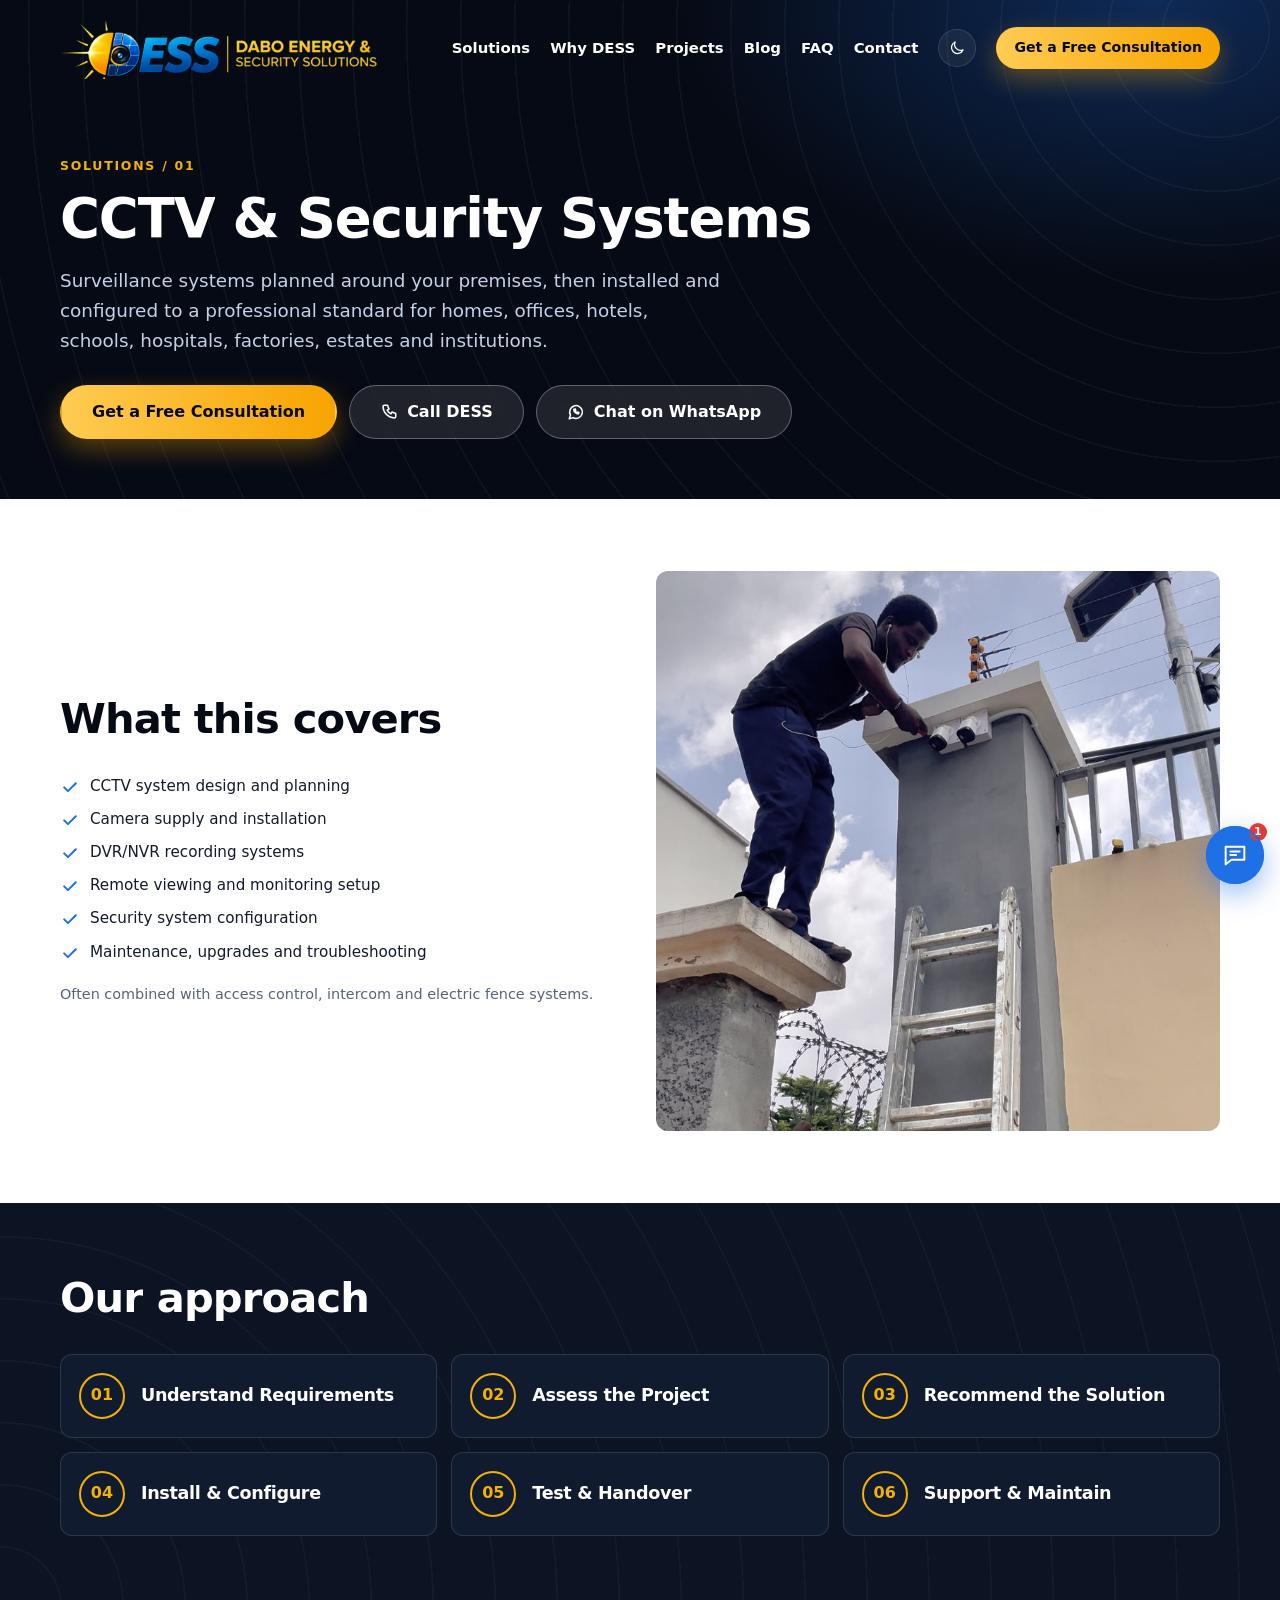
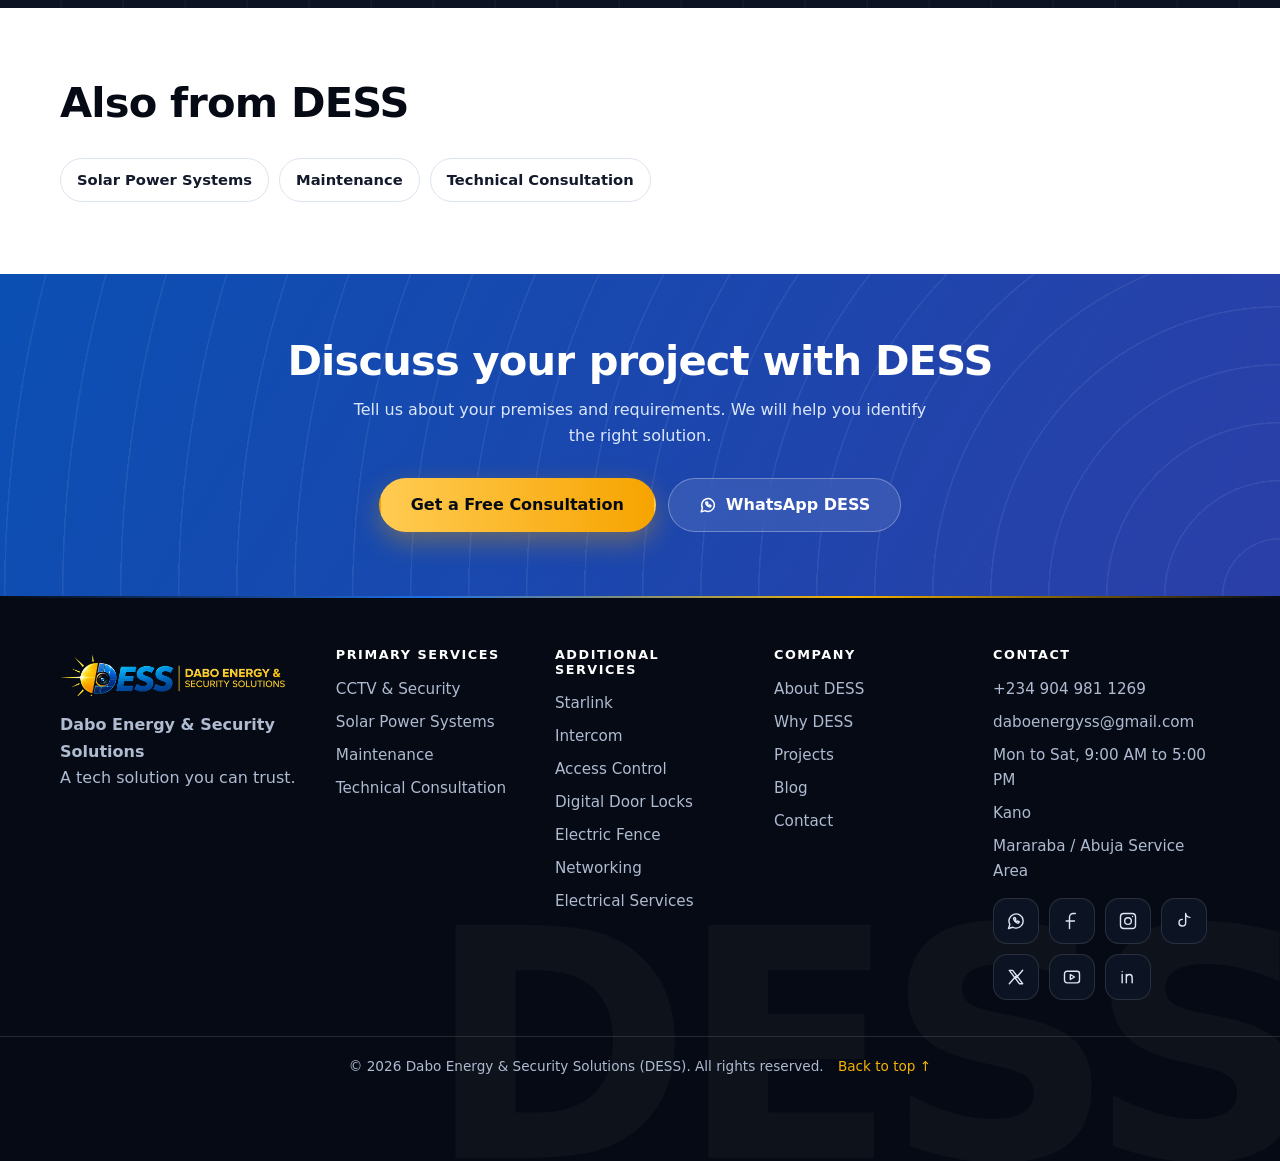
<file: cctv.html>
<!DOCTYPE html>
<html lang="en-NG">
<head>
<meta charset="utf-8">
<meta name="viewport" content="width=device-width, initial-scale=1">
<title>CCTV Installation &amp; Security Systems in Kano, Mararaba &amp; Abuja | DESS</title>
<meta name="description" content="Professional CCTV system design, installation, configuration and maintenance for homes, offices, hotels, schools, hospitals, factories and institutions across Nigeria.">
<link rel="canonical" href="https://dess.com.ng/cctv">
<meta property="og:type" content="website">
<meta property="og:locale" content="en_NG">
<meta property="og:url" content="https://dess.com.ng/cctv">
<meta property="og:site_name" content="Dabo Energy &amp; Security Solutions">
<meta property="og:title" content="CCTV Installation &amp; Security Systems in Kano, Mararaba &amp; Abuja | DESS">
<meta property="og:description" content="Professional CCTV system design, installation, configuration and maintenance for homes, offices, hotels, schools, hospitals, factories and institutions across Nigeria.">
<meta property="og:image" content="https://dess.com.ng/solar-roof.jpg">
<meta name="twitter:card" content="summary_large_image">
<meta name="theme-color" content="#060a14">
<link rel="icon" href="/favicon.ico" sizes="48x48">
<link rel="icon" type="image/png" href="/favicon-48.png" sizes="48x48">
<link rel="icon" type="image/png" href="/favicon-192.png" sizes="192x192">
<link rel="apple-touch-icon" href="/apple-touch-icon.png">
<script>document.documentElement.classList.add("js");try{if(localStorage.getItem("dess-theme")==="dark")document.documentElement.setAttribute("data-theme","dark")}catch(e){}</script>
<link rel="stylesheet" href="/style.css">
</head>
<body>
<a class="skip" href="#main">Skip to content</a>
<svg width="0" height="0" style="position:absolute" aria-hidden="true">
<symbol id="i-cam" viewBox="0 0 24 24"><path d="M3 8h12v8H3zM15 11l6-3v8l-6-3M8 16v4M5 20h6"/></symbol>
<symbol id="i-sun" viewBox="0 0 24 24"><circle cx="12" cy="12" r="4.5"/><path d="M12 2v3M12 19v3M2 12h3M19 12h3M4.9 4.9l2.1 2.1M17 17l2.1 2.1M4.9 19.1L7 17M17 7l2.1-2.1"/></symbol>
<symbol id="i-wr" viewBox="0 0 24 24"><path d="M14.5 6.5a4 4 0 005 5L20 12l-8.5 8.5a2.1 2.1 0 01-3-3L17 9l-2.5-2.5zM15 3.5a4 4 0 00-1 5"/></symbol>
<symbol id="i-chat" viewBox="0 0 24 24"><path d="M4 5h16v11H9l-5 4zM8 9h8M8 12h5"/></symbol>
<symbol id="i-phone" viewBox="0 0 24 24"><path d="M6 3h4l2 5-2.5 1.5a11 11 0 005 5L16 12l5 2v4a2 2 0 01-2 2A16 16 0 014 5a2 2 0 012-2z"/></symbol>
<symbol id="i-wa" viewBox="0 0 24 24"><path d="M3 21l1.6-4.9A8.5 8.5 0 1112 20.5a8.4 8.4 0 01-4-1zM9 8.5c0 3 3 6 6 6l1-1.5-2-1-1 .8a4 4 0 01-2-2l.8-1-1-2z"/></symbol>
<symbol id="i-mail" viewBox="0 0 24 24"><path d="M3 6h18v12H3zM3 7l9 6 9-6"/></symbol>
<symbol id="i-pin" viewBox="0 0 24 24"><path d="M12 21s7-6.2 7-11a7 7 0 10-14 0c0 4.8 7 11 7 11z"/><circle cx="12" cy="10" r="2.5"/></symbol>
<symbol id="i-home" viewBox="0 0 24 24"><path d="M3 11l9-7 9 7v9H3zM9 20v-6h6v6"/></symbol>
<symbol id="i-shop" viewBox="0 0 24 24"><path d="M4 9l1.5-5h13L20 9M4 9v11h16V9M4 9a2.7 2.7 0 005.3 0 2.7 2.7 0 005.4 0 2.7 2.7 0 005.3 0M9 20v-5h6v5"/></symbol>
<symbol id="i-corp" viewBox="0 0 24 24"><path d="M4 7h16v12H4zM9 7V4h6v3M4 13h16"/></symbol>
<symbol id="i-bed" viewBox="0 0 24 24"><path d="M3 18V7M3 14h18v4M21 14v-3a3 3 0 00-3-3h-7v6M7.5 12a1.8 1.8 0 100-3.6 1.8 1.8 0 000 3.6"/></symbol>
<symbol id="i-edu" viewBox="0 0 24 24"><path d="M12 4L2 9l10 5 10-5zM6 11.5V16c0 1.5 3 3 6 3s6-1.5 6-3v-4.5M22 9v6"/></symbol>
<symbol id="i-health" viewBox="0 0 24 24"><path d="M5 3h14a2 2 0 012 2v14a2 2 0 01-2 2H5a2 2 0 01-2-2V5a2 2 0 012-2zM12 8v8M8 12h8"/></symbol>
<symbol id="i-factory" viewBox="0 0 24 24"><path d="M3 20V10l6 4v-4l6 4V6h3v14zM3 20h18"/></symbol>
<symbol id="i-gov" viewBox="0 0 24 24"><path d="M3 9l9-5 9 5zM5 9v9M9 9v9M15 9v9M19 9v9M3 20h18"/></symbol>
<symbol id="i-hat" viewBox="0 0 24 24"><path d="M3 18h18M5 18a7 7 0 0114 0M12 6v5M9 8v3M15 8v3"/></symbol>
<symbol id="i-clock" viewBox="0 0 24 24"><circle cx="12" cy="12" r="9"/><path d="M12 7v5l3 2"/></symbol>
<symbol id="i-fb" viewBox="0 0 24 24"><path d="M16 3h-2.5A4.5 4.5 0 009 7.5V21M5 12h10"/></symbol>
<symbol id="i-ig" viewBox="0 0 24 24"><path d="M7 3h10a4 4 0 014 4v10a4 4 0 01-4 4H7a4 4 0 01-4-4V7a4 4 0 014-4zM12 8a4 4 0 100 8 4 4 0 000-8zM17.5 6.5h.01"/></symbol>
<symbol id="i-tt" viewBox="0 0 24 24"><path d="M14 3v11a4 4 0 11-4-4M14 3c.4 2.7 2.2 4.4 5 4.6"/></symbol>
<symbol id="i-x" viewBox="0 0 24 24"><path d="M4 4h4l12 16h-4zM20 4l-7.5 8.5M4 20l7.5-8.5"/></symbol>
<symbol id="i-shield" viewBox="0 0 24 24"><path d="M12 3l8 3v6c0 5-3.5 8-8 9-4.5-1-8-4-8-9V6zM9 12l2 2 4-4"/></symbol>
<symbol id="i-users" viewBox="0 0 24 24"><path d="M9 11a3 3 0 100-6 3 3 0 000 6zM3 20c0-3 3-5 6-5s6 2 6 5M16 5a3 3 0 010 6M18 15c2 .5 3 2 3 5"/></symbol>
<symbol id="i-award" viewBox="0 0 24 24"><path d="M12 14a5 5 0 100-10 5 5 0 000 10zM8.5 13.5L7 21l5-3 5 3-1.5-7.5"/></symbol>
<symbol id="i-box" viewBox="0 0 24 24"><path d="M12 3l8 4.5v9L12 21l-8-4.5v-9zM12 12l8-4.5M12 12v9M12 12L4 7.5"/></symbol>
<symbol id="i-headset" viewBox="0 0 24 24"><path d="M4 13v-1a8 8 0 0116 0v1M4 13h3v5H5a1 1 0 01-1-1zM20 13h-3v5h2a1 1 0 001-1zM17 18c0 2-2 3-5 3"/></symbol>
<symbol id="i-sun" viewBox="0 0 24 24"><path d="M12 8a4 4 0 100 8 4 4 0 000-8zM12 2v2M12 20v2M2 12h2M20 12h2M5 5l1.5 1.5M17.5 17.5L19 19M5 19l1.5-1.5M17.5 6.5L19 5"/></symbol>
<symbol id="i-moon" viewBox="0 0 24 24"><path d="M20 14.5A8 8 0 019.5 4 8 8 0 1020 14.5z"/></symbol>
<symbol id="i-yt" viewBox="0 0 24 24"><path d="M3 8a3 3 0 013-3h12a3 3 0 013 3v8a3 3 0 01-3 3H6a3 3 0 01-3-3zM10 9v6l5-3z"/></symbol>
<symbol id="i-in" viewBox="0 0 24 24"><path d="M5 9v10M5 5.5v.01M10 19V9m0 4c0-2 1.5-4 4-4s3 1.5 3 4v6"/></symbol>
<symbol id="i-tick" viewBox="0 0 24 24"><path d="M5 12.5l4.5 4.5L19 7.5"/></symbol>
</svg>
<header class="nav"><div class="progress" aria-hidden="true"></div><div class="wrap nav-in">
<a href="/" class="brand" aria-label="Dabo Energy &amp; Security Solutions home"><img src="/logo.png" alt="DESS - Dabo Energy &amp; Security Solutions logo" width="900" height="174"></a>
<button class="burger" aria-label="Open menu" aria-expanded="false" aria-controls="menu"><span></span><span></span><span></span></button>
<nav id="menu" class="menu" aria-label="Main"><div class="drawer-head"><span>Menu</span><button type="button" class="drawer-x" aria-label="Close menu">&times;</button></div><a href="/" class="m-home" data-nav="home">Home</a><a href="/#solutions" data-nav="solutions">Solutions</a><a href="/#why" data-nav="why">Why DESS</a><a href="/#projects" data-nav="projects">Projects</a><a href="/blog" data-nav="blog">Blog</a><a href="/#faq" data-nav="faq">FAQ</a><a href="/#contact" data-nav="contact">Contact</a><button type="button" class="theme-btn" aria-label="Switch to dark mode"><svg class="ico"><use href="#i-moon"/></svg></button><a href="/#contact" class="btn btn-gold nav-cta">Get a Free Consultation</a><div class="drawer-foot"><a href="/#contact" class="btn btn-gold">Get a Free Consultation</a><div class="theme-card"><span class="tc-l"><svg class="ico"><use href="#i-moon"/></svg><b class="tc-name">Light mode</b></span><button type="button" class="tc-btn">Switch to Dark</button></div><div class="dbtns"><a href="https://wa.me/2349049811269" class="btn btn-wa"><svg class="ico"><use href="#i-wa"/></svg>WhatsApp</a><a href="tel:+2349049811269" class="btn btn-glass"><svg class="ico"><use href="#i-phone"/></svg>Call</a></div><p><a href="mailto:daboenergyss@gmail.com">daboenergyss@gmail.com</a><a href="tel:+2349049811269">+234 904 981 1269</a></p><div class="social"><a href="https://wa.me/2349049811269" target="_blank" rel="noopener" aria-label="DESS on WhatsApp"><svg class="ico"><use href="#i-wa"/></svg></a><a href="https://www.facebook.com/daboenergy.ss" target="_blank" rel="noopener" aria-label="DESS on Facebook"><svg class="ico"><use href="#i-fb"/></svg></a><a href="https://www.instagram.com/dabo_energy_ss" target="_blank" rel="noopener" aria-label="DESS on Instagram"><svg class="ico"><use href="#i-ig"/></svg></a><a href="https://www.tiktok.com/@dabo_ess",
  "https://youtube.com/@dabo_ess?si=DFVZsCFw3TeAytur",
  "https://www.linkedin.com/company/dabo-energy-security-solutions/" target="_blank" rel="noopener" aria-label="DESS on TikTok"><svg class="ico"><use href="#i-tt"/></svg></a><a href="https://x.com/dabo_energy_ss" target="_blank" rel="noopener" aria-label="DESS on X"><svg class="ico"><use href="#i-x"/></svg></a><a class="soc" href="https://youtube.com/@dabo_ess?si=DFVZsCFw3TeAytur" target="_blank" rel="noopener" aria-label="YouTube"><svg class="ico"><use href="#i-yt"/></svg></a><a class="soc" href="https://www.linkedin.com/company/dabo-energy-security-solutions/" target="_blank" rel="noopener" aria-label="LinkedIn"><svg class="ico"><use href="#i-in"/></svg></a></div></div></nav>
</div></header>
<div class="scrim" aria-hidden="true"></div>
<main id="main">
<section class="phero"><div class="wrap"><p class="eyebrow"><a href="/#solutions">Solutions</a> / 01</p><h1>CCTV &amp; Security Systems</h1><p class="lead">Surveillance systems planned around your premises, then installed and configured to a professional standard for homes, offices, hotels, schools, hospitals, factories, estates and institutions.</p><div class="btns"><a href="/#contact" class="btn btn-gold">Get a Free Consultation</a><a href="tel:+2349049811269" class="btn btn-glass"><svg class="ico"><use href="#i-phone"/></svg>Call DESS</a><a href="https://wa.me/2349049811269" class="btn btn-glass"><svg class="ico"><use href="#i-wa"/></svg>Chat on WhatsApp</a></div></div></section>
<section class="sec"><div class="wrap split"><div><h2>What this covers</h2><ul class="ticks"><li><svg class="ico"><use href="#i-tick"/></svg>CCTV system design and planning</li><li><svg class="ico"><use href="#i-tick"/></svg>Camera supply and installation</li><li><svg class="ico"><use href="#i-tick"/></svg>DVR/NVR recording systems</li><li><svg class="ico"><use href="#i-tick"/></svg>Remote viewing and monitoring setup</li><li><svg class="ico"><use href="#i-tick"/></svg>Security system configuration</li><li><svg class="ico"><use href="#i-tick"/></svg>Maintenance, upgrades and troubleshooting</li></ul><p class="note">Often combined with access control, intercom and electric fence systems.</p></div><figure class="media"><img src="/cctv-gate.jpg" alt="Technician installing two CCTV cameras on a gate pillar beside an electric fence" loading="lazy" decoding="async"></figure></div></section>
<section class="sec dark"><div class="wrap"><h2>Our approach</h2><ol class="steps"><li class="step"><span>01</span><h3>Understand Requirements</h3></li><li class="step"><span>02</span><h3>Assess the Project</h3></li><li class="step"><span>03</span><h3>Recommend the Solution</h3></li><li class="step"><span>04</span><h3>Install &amp; Configure</h3></li><li class="step"><span>05</span><h3>Test &amp; Handover</h3></li><li class="step"><span>06</span><h3>Support &amp; Maintain</h3></li></ol></div></section>
<section class="sec"><div class="wrap"><h2>Also from DESS</h2><div class="chips"><a href="/solar">Solar Power Systems</a><a href="/maintenance">Maintenance</a><a href="/consultation">Technical Consultation</a></div></div></section>
<section class="cta"><div class="wrap"><h2>Discuss your project with DESS</h2><p>Tell us about your premises and requirements. We will help you identify the right solution.</p><div class="btns"><a href="/#contact" class="btn btn-gold">Get a Free Consultation</a><a href="https://wa.me/2349049811269" class="btn btn-glass"><svg class="ico"><use href="#i-wa"/></svg>WhatsApp DESS</a></div></div></section>
</main>
<footer class="foot"><div class="wrap foot-in">
<div><a href="/" class="brand foot-logo"><img src="/logo.png" alt="DESS logo" width="900" height="174" loading="lazy"></a><p><strong>Dabo Energy &amp; Security Solutions</strong><br>A tech solution you can trust.</p></div>
<div><h3>Primary Services</h3><a href="/cctv">CCTV &amp; Security</a><a href="/solar">Solar Power Systems</a><a href="/maintenance">Maintenance</a><a href="/consultation">Technical Consultation</a></div>
<div><h3>Additional Services</h3><span>Starlink</span><span>Intercom</span><span>Access Control</span><span>Digital Door Locks</span><span>Electric Fence</span><span>Networking</span><span>Electrical Services</span></div>
<div><h3>Company</h3><a href="/#about">About DESS</a><a href="/#why">Why DESS</a><a href="/#projects">Projects</a><a href="/blog">Blog</a><a href="/#contact">Contact</a></div>
<div><h3>Contact</h3><a href="tel:+2349049811269">+234 904 981 1269</a><a href="mailto:daboenergyss@gmail.com">daboenergyss@gmail.com</a><span>Mon to Sat, 9:00 AM to 5:00 PM</span><span>Kano</span><span>Mararaba / Abuja Service Area</span>
<div class="social"><a href="https://wa.me/2349049811269" target="_blank" rel="noopener" aria-label="DESS on WhatsApp"><svg class="ico"><use href="#i-wa"/></svg></a><a href="https://www.facebook.com/daboenergy.ss" target="_blank" rel="noopener" aria-label="DESS on Facebook"><svg class="ico"><use href="#i-fb"/></svg></a><a href="https://www.instagram.com/dabo_energy_ss" target="_blank" rel="noopener" aria-label="DESS on Instagram"><svg class="ico"><use href="#i-ig"/></svg></a><a href="https://www.tiktok.com/@dabo_ess",
  "https://youtube.com/@dabo_ess?si=DFVZsCFw3TeAytur",
  "https://www.linkedin.com/company/dabo-energy-security-solutions/" target="_blank" rel="noopener" aria-label="DESS on TikTok"><svg class="ico"><use href="#i-tt"/></svg></a><a href="https://x.com/dabo_energy_ss" target="_blank" rel="noopener" aria-label="DESS on X"><svg class="ico"><use href="#i-x"/></svg></a><a class="soc" href="https://youtube.com/@dabo_ess?si=DFVZsCFw3TeAytur" target="_blank" rel="noopener" aria-label="YouTube"><svg class="ico"><use href="#i-yt"/></svg></a><a class="soc" href="https://www.linkedin.com/company/dabo-energy-security-solutions/" target="_blank" rel="noopener" aria-label="LinkedIn"><svg class="ico"><use href="#i-in"/></svg></a></div></div>
</div><p class="copy">© <span id="yr">2026</span> Dabo Energy &amp; Security Solutions (DESS). All rights reserved. <a href="#">Back to top &uarr;</a></p></footer>
<button class="wafab" aria-label="Chat with the DESS assistant" aria-expanded="false" aria-controls="wapop"><svg class="ico"><use href="#i-chat"/></svg><b class="dot">1</b></button><div class="wapop" id="wapop" role="dialog" aria-label="DESS assistant" hidden><div class="wahead"><span class="av">D</span><div><strong>DESS Assistant</strong><small>Automated assistant &middot; answers from DESS information</small></div><button class="waclose" aria-label="Close chat">&times;</button></div><div class="wamsgs" id="wamsgs" aria-live="polite"></div><div class="wachips" id="wachips"></div><form class="wain" id="wain"><input id="wainput" type="text" placeholder="Type your question" autocomplete="off" aria-label="Type your question"><button type="submit" aria-label="Send">&rarr;</button></form><a class="start" id="wastart" href="https://wa.me/2349049811269" target="_blank" rel="noopener">Continue on WhatsApp</a></div>
<script>window.DESS_SITE={"wa": "2349049811269", "phone": "+234 904 981 1269", "email": "daboenergyss@gmail.com", "phone2": ""};</script>
<script type="application/json" id="dess-kb">{"faq": [{"q": "Do you install solar systems?", "a": "Yes. DESS designs and installs solar and backup power systems, including panels, inverters and battery storage, configured to your requirements."}, {"q": "Do you install CCTV systems for businesses?", "a": "Yes. We design and install CCTV systems for offices, shops, hotels, schools, hospitals, factories and estates, including DVR/NVR recording and remote viewing setup."}, {"q": "Do you provide CCTV maintenance?", "a": "Yes. We inspect, troubleshoot, repair where applicable and upgrade existing CCTV systems."}, {"q": "Can DESS handle large commercial projects?", "a": "DESS is equipped and positioned to take on commercial and institutional projects, from planning and system design to installation, configuration and support. Share your requirements and we will discuss the scope with you."}, {"q": "Do you serve Abuja?", "a": "Yes. Our Mararaba base serves Nasarawa, Abuja and surrounding areas."}, {"q": "Do you serve outside Kano and Abuja?", "a": "Yes. DESS can take on projects nationwide and outside Nigeria depending on requirements. Pricing may vary with location, logistics and scope."}, {"q": "Do you install Starlink?", "a": "Yes. We handle Starlink equipment supply, installation, activation assistance, Wi-Fi and network configuration, relocation and mounting, troubleshooting and maintenance, and subscription enquiries. Contact us for current plan details and the purchase or renewal process."}, {"q": "Do you provide maintenance after installation?", "a": "Yes. Maintenance and technical support are a core DESS service for solar, CCTV, connectivity and other installed systems."}, {"q": "Can DESS provide technical consultation?", "a": "Yes. We can advise on the right solution before you buy equipment or begin installation."}, {"q": "Is technical consultation free?", "a": "Phone consultations are free. Site consultations are paid, and the price depends on the location."}, {"q": "Do you work with hotels, schools and hospitals?", "a": "We are equipped to serve these sectors. Requirements differ between them, so we begin by understanding your premises and needs."}], "why": [{"title": "Technical approach", "text": "We design systems around your requirements, not around the equipment on the shelf."}, {"title": "Professional installation", "text": "Neat installation, correct configuration and a clean finish."}, {"title": "Equipment selection", "text": "We help you specify dependable equipment suited to the project."}, {"title": "Support beyond installation", "text": "Maintenance, troubleshooting and upgrades for systems we install."}, {"title": "Experience", "text": "Over eight years in the industry, with 250+ projects completed."}, {"title": "Customer-focused service", "text": "Clear communication from first enquiry to handover."}], "about": {"background": ["DESS began in response to the challenge of unreliable electricity in Nigeria, and grew as customers asked for more. Today, Dabo Energy & Security Solutions is a technology and systems solutions company providing energy, security, connectivity, maintenance and technical consultation services.", "We operate from Kano and Nasarawa, serving both Nasarawa and Abuja from our Mararaba base, and accept enquiries across Nigeria. With 8+ years of experience, we approach every job the same way: understand the problem, recommend a practical solution, install and configure it properly, and keep supporting it."], "mission": "At Dabo Energy & Security Solutions (DESS), our mission is to deliver reliable, innovative, and affordable technology solutions in security, solar energy, and connectivity. We are committed to protecting people and properties, powering businesses, and keeping communities connected through quality installations, expert support, and trusted service.\n\nDESS — A tech solution you can trust.", "expertise": [{"title": "CCTV and security systems", "text": "Design, installation, configuration and remote viewing setup, plus fault-finding on existing systems."}, {"title": "Solar and backup power", "text": "Assessment-led design, equipment selection, installation, configuration and support."}, {"title": "Maintenance and troubleshooting", "text": "Inspection, repairs where applicable, optimisation, upgrades and technical support."}, {"title": "Technical consultation", "text": "Honest guidance on the right solution before you buy equipment or start installation."}, {"title": "Starlink and connectivity", "text": "Installation, activation help, Wi-Fi and network setup, relocation and mounting."}, {"title": "Access control and related systems", "text": "Intercoms, digital door locks, access control and electric fences, subject to assessment."}], "founders": ""}}</script>
<script src="/script.js"></script>
</body></html>
</file>
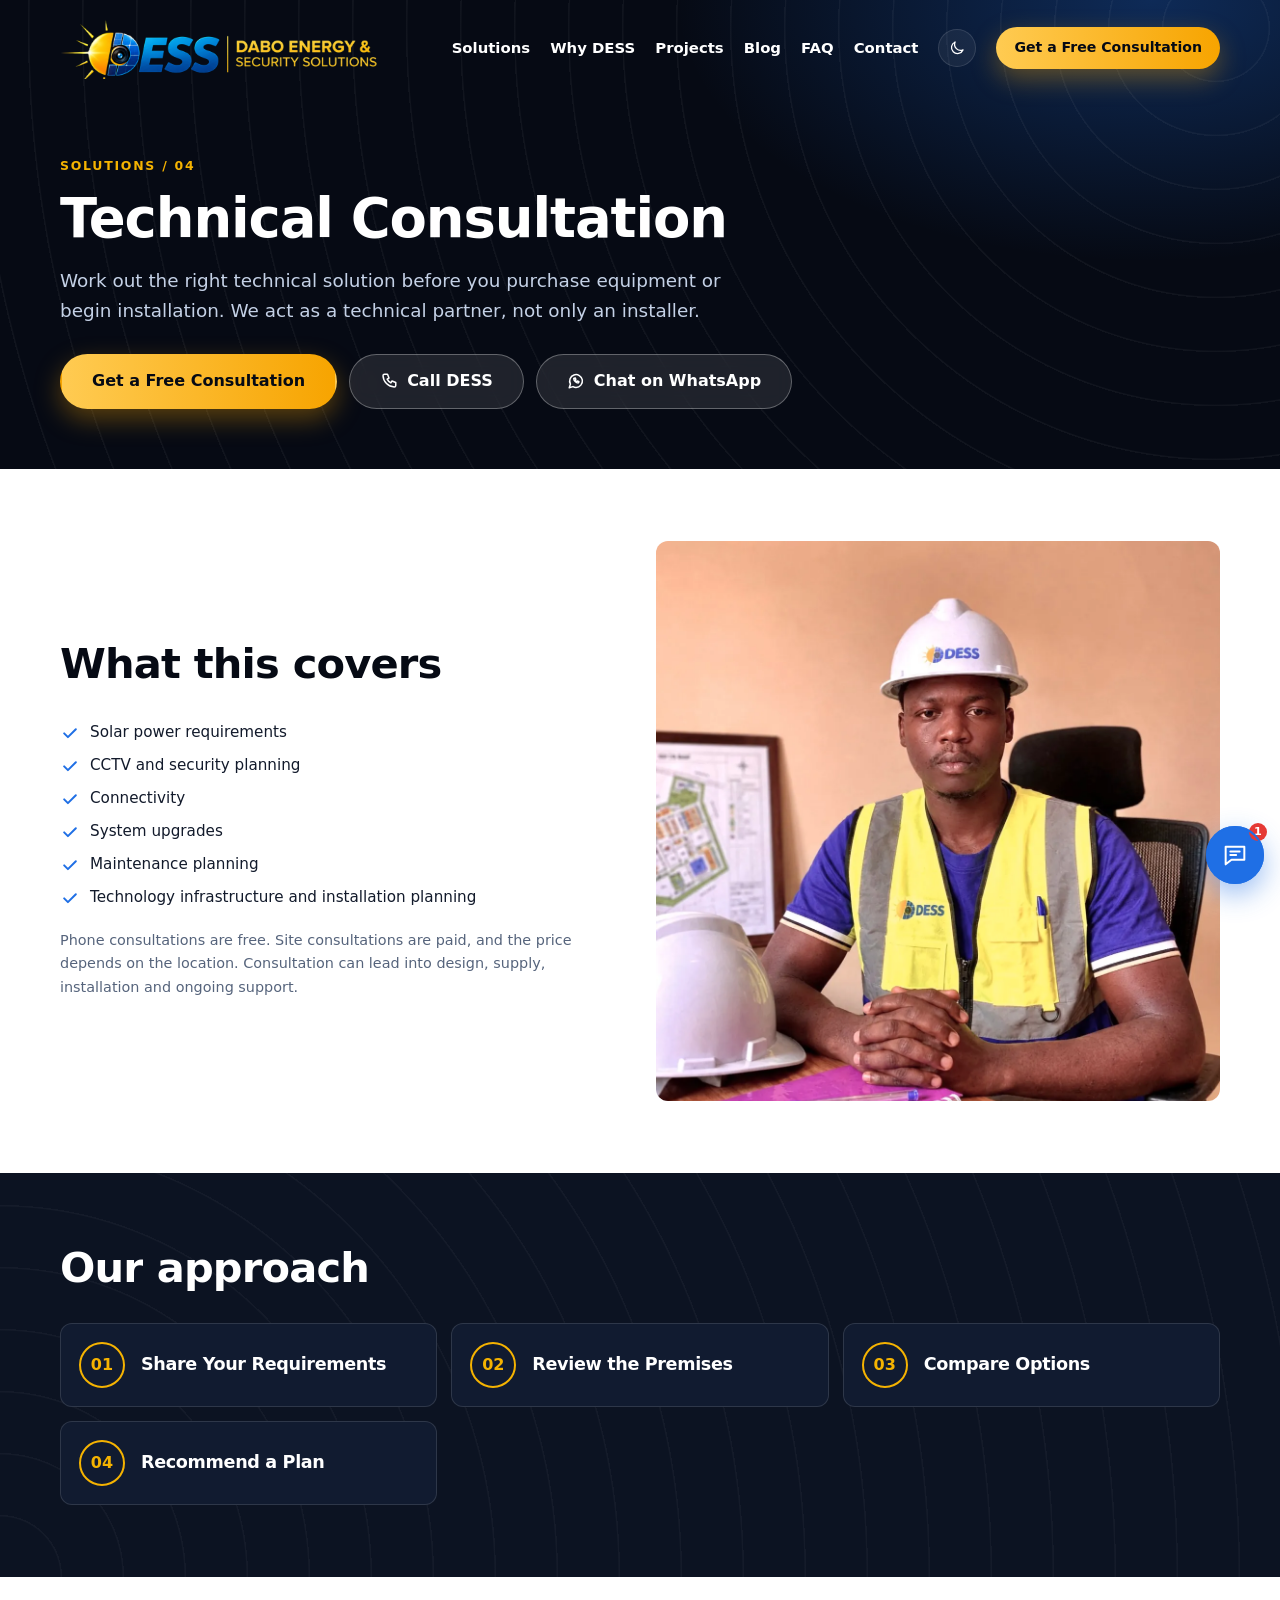
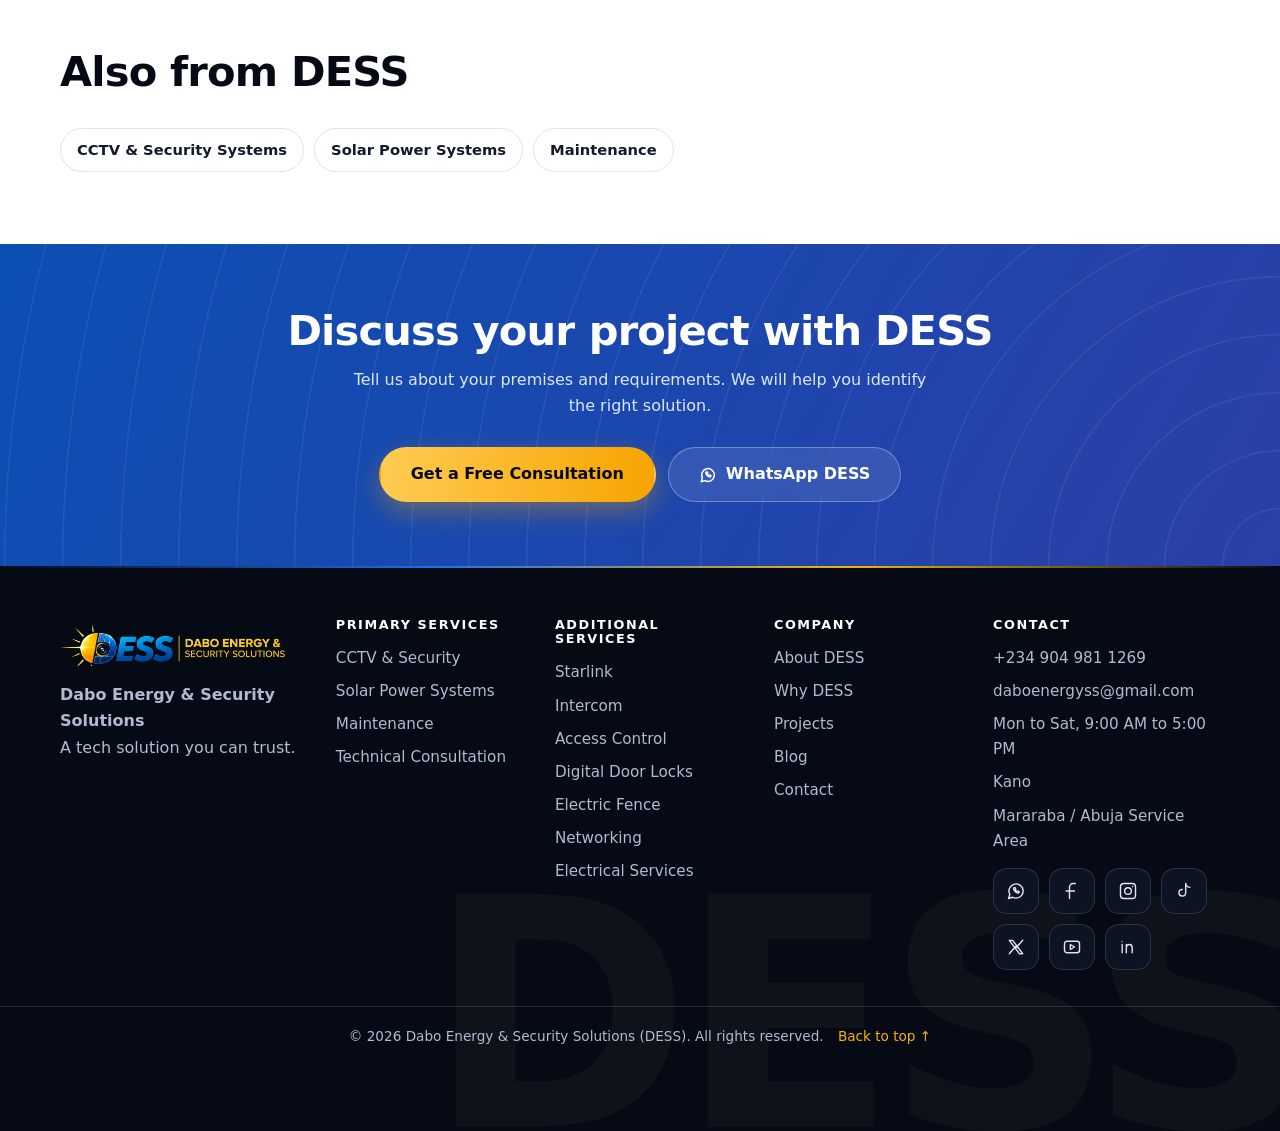
<file: consultation.html>
<!DOCTYPE html>
<html lang="en-NG">
<head>
<meta charset="utf-8">
<meta name="viewport" content="width=device-width, initial-scale=1">
<title>Technical Consultation: Solar, CCTV &amp; Connectivity Planning | DESS</title>
<meta name="description" content="Get expert technical guidance on solar power, CCTV and security planning, connectivity and installation before you buy equipment.">
<link rel="canonical" href="https://dess.com.ng/consultation">
<meta property="og:type" content="website">
<meta property="og:locale" content="en_NG">
<meta property="og:url" content="https://dess.com.ng/consultation">
<meta property="og:site_name" content="Dabo Energy &amp; Security Solutions">
<meta property="og:title" content="Technical Consultation: Solar, CCTV &amp; Connectivity Planning | DESS">
<meta property="og:description" content="Get expert technical guidance on solar power, CCTV and security planning, connectivity and installation before you buy equipment.">
<meta property="og:image" content="https://dess.com.ng/solar-roof.jpg">
<meta name="twitter:card" content="summary_large_image">
<meta name="theme-color" content="#060a14">
<link rel="icon" href="/favicon.ico" sizes="48x48">
<link rel="icon" type="image/png" href="/favicon-48.png" sizes="48x48">
<link rel="icon" type="image/png" href="/favicon-192.png" sizes="192x192">
<link rel="apple-touch-icon" href="/apple-touch-icon.png">
<script>document.documentElement.classList.add("js");try{if(localStorage.getItem("dess-theme")==="dark")document.documentElement.setAttribute("data-theme","dark")}catch(e){}</script>
<link rel="stylesheet" href="/style.css">
</head>
<body>
<a class="skip" href="#main">Skip to content</a>
<svg width="0" height="0" style="position:absolute" aria-hidden="true">
<symbol id="i-cam" viewBox="0 0 24 24"><path d="M3 8h12v8H3zM15 11l6-3v8l-6-3M8 16v4M5 20h6"/></symbol>
<symbol id="i-sun" viewBox="0 0 24 24"><circle cx="12" cy="12" r="4.5"/><path d="M12 2v3M12 19v3M2 12h3M19 12h3M4.9 4.9l2.1 2.1M17 17l2.1 2.1M4.9 19.1L7 17M17 7l2.1-2.1"/></symbol>
<symbol id="i-wr" viewBox="0 0 24 24"><path d="M14.5 6.5a4 4 0 005 5L20 12l-8.5 8.5a2.1 2.1 0 01-3-3L17 9l-2.5-2.5zM15 3.5a4 4 0 00-1 5"/></symbol>
<symbol id="i-chat" viewBox="0 0 24 24"><path d="M4 5h16v11H9l-5 4zM8 9h8M8 12h5"/></symbol>
<symbol id="i-phone" viewBox="0 0 24 24"><path d="M6 3h4l2 5-2.5 1.5a11 11 0 005 5L16 12l5 2v4a2 2 0 01-2 2A16 16 0 014 5a2 2 0 012-2z"/></symbol>
<symbol id="i-wa" viewBox="0 0 24 24"><path d="M3 21l1.6-4.9A8.5 8.5 0 1112 20.5a8.4 8.4 0 01-4-1zM9 8.5c0 3 3 6 6 6l1-1.5-2-1-1 .8a4 4 0 01-2-2l.8-1-1-2z"/></symbol>
<symbol id="i-mail" viewBox="0 0 24 24"><path d="M3 6h18v12H3zM3 7l9 6 9-6"/></symbol>
<symbol id="i-pin" viewBox="0 0 24 24"><path d="M12 21s7-6.2 7-11a7 7 0 10-14 0c0 4.8 7 11 7 11z"/><circle cx="12" cy="10" r="2.5"/></symbol>
<symbol id="i-home" viewBox="0 0 24 24"><path d="M3 11l9-7 9 7v9H3zM9 20v-6h6v6"/></symbol>
<symbol id="i-shop" viewBox="0 0 24 24"><path d="M4 9l1.5-5h13L20 9M4 9v11h16V9M4 9a2.7 2.7 0 005.3 0 2.7 2.7 0 005.4 0 2.7 2.7 0 005.3 0M9 20v-5h6v5"/></symbol>
<symbol id="i-corp" viewBox="0 0 24 24"><path d="M4 7h16v12H4zM9 7V4h6v3M4 13h16"/></symbol>
<symbol id="i-bed" viewBox="0 0 24 24"><path d="M3 18V7M3 14h18v4M21 14v-3a3 3 0 00-3-3h-7v6M7.5 12a1.8 1.8 0 100-3.6 1.8 1.8 0 000 3.6"/></symbol>
<symbol id="i-edu" viewBox="0 0 24 24"><path d="M12 4L2 9l10 5 10-5zM6 11.5V16c0 1.5 3 3 6 3s6-1.5 6-3v-4.5M22 9v6"/></symbol>
<symbol id="i-health" viewBox="0 0 24 24"><path d="M5 3h14a2 2 0 012 2v14a2 2 0 01-2 2H5a2 2 0 01-2-2V5a2 2 0 012-2zM12 8v8M8 12h8"/></symbol>
<symbol id="i-factory" viewBox="0 0 24 24"><path d="M3 20V10l6 4v-4l6 4V6h3v14zM3 20h18"/></symbol>
<symbol id="i-gov" viewBox="0 0 24 24"><path d="M3 9l9-5 9 5zM5 9v9M9 9v9M15 9v9M19 9v9M3 20h18"/></symbol>
<symbol id="i-hat" viewBox="0 0 24 24"><path d="M3 18h18M5 18a7 7 0 0114 0M12 6v5M9 8v3M15 8v3"/></symbol>
<symbol id="i-clock" viewBox="0 0 24 24"><circle cx="12" cy="12" r="9"/><path d="M12 7v5l3 2"/></symbol>
<symbol id="i-fb" viewBox="0 0 24 24"><path d="M16 3h-2.5A4.5 4.5 0 009 7.5V21M5 12h10"/></symbol>
<symbol id="i-ig" viewBox="0 0 24 24"><path d="M7 3h10a4 4 0 014 4v10a4 4 0 01-4 4H7a4 4 0 01-4-4V7a4 4 0 014-4zM12 8a4 4 0 100 8 4 4 0 000-8zM17.5 6.5h.01"/></symbol>
<symbol id="i-tt" viewBox="0 0 24 24"><path d="M14 3v11a4 4 0 11-4-4M14 3c.4 2.7 2.2 4.4 5 4.6"/></symbol>
<symbol id="i-x" viewBox="0 0 24 24"><path d="M4 4h4l12 16h-4zM20 4l-7.5 8.5M4 20l7.5-8.5"/></symbol>
<symbol id="i-shield" viewBox="0 0 24 24"><path d="M12 3l8 3v6c0 5-3.5 8-8 9-4.5-1-8-4-8-9V6zM9 12l2 2 4-4"/></symbol>
<symbol id="i-users" viewBox="0 0 24 24"><path d="M9 11a3 3 0 100-6 3 3 0 000 6zM3 20c0-3 3-5 6-5s6 2 6 5M16 5a3 3 0 010 6M18 15c2 .5 3 2 3 5"/></symbol>
<symbol id="i-award" viewBox="0 0 24 24"><path d="M12 14a5 5 0 100-10 5 5 0 000 10zM8.5 13.5L7 21l5-3 5 3-1.5-7.5"/></symbol>
<symbol id="i-box" viewBox="0 0 24 24"><path d="M12 3l8 4.5v9L12 21l-8-4.5v-9zM12 12l8-4.5M12 12v9M12 12L4 7.5"/></symbol>
<symbol id="i-headset" viewBox="0 0 24 24"><path d="M4 13v-1a8 8 0 0116 0v1M4 13h3v5H5a1 1 0 01-1-1zM20 13h-3v5h2a1 1 0 001-1zM17 18c0 2-2 3-5 3"/></symbol>
<symbol id="i-sun" viewBox="0 0 24 24"><path d="M12 8a4 4 0 100 8 4 4 0 000-8zM12 2v2M12 20v2M2 12h2M20 12h2M5 5l1.5 1.5M17.5 17.5L19 19M5 19l1.5-1.5M17.5 6.5L19 5"/></symbol>
<symbol id="i-moon" viewBox="0 0 24 24"><path d="M20 14.5A8 8 0 019.5 4 8 8 0 1020 14.5z"/></symbol>
<symbol id="i-yt" viewBox="0 0 24 24"><path d="M3 8a3 3 0 013-3h12a3 3 0 013 3v8a3 3 0 01-3 3H6a3 3 0 01-3-3zM10 9v6l5-3z"/></symbol>
<symbol id="i-in" viewBox="0 0 24 24"><path d="M5 9v10M5 5.5v.01M10 19V9m0 4c0-2 1.5-4 4-4s3 1.5 3 4v6"/></symbol>
<symbol id="i-tick" viewBox="0 0 24 24"><path d="M5 12.5l4.5 4.5L19 7.5"/></symbol>
</svg>
<header class="nav"><div class="progress" aria-hidden="true"></div><div class="wrap nav-in">
<a href="/" class="brand" aria-label="Dabo Energy &amp; Security Solutions home"><img src="/logo.png" alt="DESS - Dabo Energy &amp; Security Solutions logo" width="900" height="174"></a>
<button class="burger" aria-label="Open menu" aria-expanded="false" aria-controls="menu"><span></span><span></span><span></span></button>
<nav id="menu" class="menu" aria-label="Main"><div class="drawer-head"><span>Menu</span><button type="button" class="drawer-x" aria-label="Close menu">&times;</button></div><a href="/" class="m-home" data-nav="home">Home</a><a href="/#solutions" data-nav="solutions">Solutions</a><a href="/#why" data-nav="why">Why DESS</a><a href="/#projects" data-nav="projects">Projects</a><a href="/blog" data-nav="blog">Blog</a><a href="/#faq" data-nav="faq">FAQ</a><a href="/#contact" data-nav="contact">Contact</a><button type="button" class="theme-btn" aria-label="Switch to dark mode"><svg class="ico"><use href="#i-moon"/></svg></button><a href="/#contact" class="btn btn-gold nav-cta">Get a Free Consultation</a><div class="drawer-foot"><a href="/#contact" class="btn btn-gold">Get a Free Consultation</a><div class="theme-card"><span class="tc-l"><svg class="ico"><use href="#i-moon"/></svg><b class="tc-name">Light mode</b></span><button type="button" class="tc-btn">Switch to Dark</button></div><div class="dbtns"><a href="https://wa.me/2349049811269" class="btn btn-wa"><svg class="ico"><use href="#i-wa"/></svg>WhatsApp</a><a href="tel:+2349049811269" class="btn btn-glass"><svg class="ico"><use href="#i-phone"/></svg>Call</a></div><p><a href="mailto:daboenergyss@gmail.com">daboenergyss@gmail.com</a><a href="tel:+2349049811269">+234 904 981 1269</a></p><div class="social"><a href="https://wa.me/2349049811269" target="_blank" rel="noopener" aria-label="DESS on WhatsApp"><svg class="ico"><use href="#i-wa"/></svg></a><a href="https://www.facebook.com/daboenergy.ss" target="_blank" rel="noopener" aria-label="DESS on Facebook"><svg class="ico"><use href="#i-fb"/></svg></a><a href="https://www.instagram.com/dabo_energy_ss" target="_blank" rel="noopener" aria-label="DESS on Instagram"><svg class="ico"><use href="#i-ig"/></svg></a><a href="https://www.tiktok.com/@dabo_ess",
  "https://youtube.com/@dabo_ess?si=DFVZsCFw3TeAytur",
  "https://www.linkedin.com/company/dabo-energy-security-solutions/" target="_blank" rel="noopener" aria-label="DESS on TikTok"><svg class="ico"><use href="#i-tt"/></svg></a><a href="https://x.com/dabo_energy_ss" target="_blank" rel="noopener" aria-label="DESS on X"><svg class="ico"><use href="#i-x"/></svg></a><a class="soc" href="https://youtube.com/@dabo_ess?si=DFVZsCFw3TeAytur" target="_blank" rel="noopener" aria-label="YouTube"><svg class="ico"><use href="#i-yt"/></svg></a><a class="soc" href="https://www.linkedin.com/company/dabo-energy-security-solutions/" target="_blank" rel="noopener" aria-label="LinkedIn"><svg class="ico"><use href="#i-in"/></svg></a></div></div></nav>
</div></header>
<div class="scrim" aria-hidden="true"></div>
<main id="main">
<section class="phero"><div class="wrap"><p class="eyebrow"><a href="/#solutions">Solutions</a> / 04</p><h1>Technical Consultation</h1><p class="lead">Work out the right technical solution before you purchase equipment or begin installation. We act as a technical partner, not only an installer.</p><div class="btns"><a href="/#contact" class="btn btn-gold">Get a Free Consultation</a><a href="tel:+2349049811269" class="btn btn-glass"><svg class="ico"><use href="#i-phone"/></svg>Call DESS</a><a href="https://wa.me/2349049811269" class="btn btn-glass"><svg class="ico"><use href="#i-wa"/></svg>Chat on WhatsApp</a></div></div></section>
<section class="sec"><div class="wrap split"><div><h2>What this covers</h2><ul class="ticks"><li><svg class="ico"><use href="#i-tick"/></svg>Solar power requirements</li><li><svg class="ico"><use href="#i-tick"/></svg>CCTV and security planning</li><li><svg class="ico"><use href="#i-tick"/></svg>Connectivity</li><li><svg class="ico"><use href="#i-tick"/></svg>System upgrades</li><li><svg class="ico"><use href="#i-tick"/></svg>Maintenance planning</li><li><svg class="ico"><use href="#i-tick"/></svg>Technology infrastructure and installation planning</li></ul><p class="note">Phone consultations are free. Site consultations are paid, and the price depends on the location. Consultation can lead into design, supply, installation and ongoing support.</p></div><figure class="media"><img src="/images/uploads/4e5841a9-cf37-42fb-be88-9201d251e784.webp" alt="" loading="lazy" decoding="async"></figure></div></section>
<section class="sec dark"><div class="wrap"><h2>Our approach</h2><ol class="steps"><li class="step"><span>01</span><h3>Share Your Requirements</h3></li><li class="step"><span>02</span><h3>Review the Premises</h3></li><li class="step"><span>03</span><h3>Compare Options</h3></li><li class="step"><span>04</span><h3>Recommend a Plan</h3></li></ol></div></section>
<section class="sec"><div class="wrap"><h2>Also from DESS</h2><div class="chips"><a href="/cctv">CCTV &amp; Security Systems</a><a href="/solar">Solar Power Systems</a><a href="/maintenance">Maintenance</a></div></div></section>
<section class="cta"><div class="wrap"><h2>Discuss your project with DESS</h2><p>Tell us about your premises and requirements. We will help you identify the right solution.</p><div class="btns"><a href="/#contact" class="btn btn-gold">Get a Free Consultation</a><a href="https://wa.me/2349049811269" class="btn btn-glass"><svg class="ico"><use href="#i-wa"/></svg>WhatsApp DESS</a></div></div></section>
</main>
<footer class="foot"><div class="wrap foot-in">
<div><a href="/" class="brand foot-logo"><img src="/logo.png" alt="DESS logo" width="900" height="174" loading="lazy"></a><p><strong>Dabo Energy &amp; Security Solutions</strong><br>A tech solution you can trust.</p></div>
<div><h3>Primary Services</h3><a href="/cctv">CCTV &amp; Security</a><a href="/solar">Solar Power Systems</a><a href="/maintenance">Maintenance</a><a href="/consultation">Technical Consultation</a></div>
<div><h3>Additional Services</h3><span>Starlink</span><span>Intercom</span><span>Access Control</span><span>Digital Door Locks</span><span>Electric Fence</span><span>Networking</span><span>Electrical Services</span></div>
<div><h3>Company</h3><a href="/#about">About DESS</a><a href="/#why">Why DESS</a><a href="/#projects">Projects</a><a href="/blog">Blog</a><a href="/#contact">Contact</a></div>
<div><h3>Contact</h3><a href="tel:+2349049811269">+234 904 981 1269</a><a href="mailto:daboenergyss@gmail.com">daboenergyss@gmail.com</a><span>Mon to Sat, 9:00 AM to 5:00 PM</span><span>Kano</span><span>Mararaba / Abuja Service Area</span>
<div class="social"><a href="https://wa.me/2349049811269" target="_blank" rel="noopener" aria-label="DESS on WhatsApp"><svg class="ico"><use href="#i-wa"/></svg></a><a href="https://www.facebook.com/daboenergy.ss" target="_blank" rel="noopener" aria-label="DESS on Facebook"><svg class="ico"><use href="#i-fb"/></svg></a><a href="https://www.instagram.com/dabo_energy_ss" target="_blank" rel="noopener" aria-label="DESS on Instagram"><svg class="ico"><use href="#i-ig"/></svg></a><a href="https://www.tiktok.com/@dabo_ess",
  "https://youtube.com/@dabo_ess?si=DFVZsCFw3TeAytur",
  "https://www.linkedin.com/company/dabo-energy-security-solutions/" target="_blank" rel="noopener" aria-label="DESS on TikTok"><svg class="ico"><use href="#i-tt"/></svg></a><a href="https://x.com/dabo_energy_ss" target="_blank" rel="noopener" aria-label="DESS on X"><svg class="ico"><use href="#i-x"/></svg></a><a class="soc" href="https://youtube.com/@dabo_ess?si=DFVZsCFw3TeAytur" target="_blank" rel="noopener" aria-label="YouTube"><svg class="ico"><use href="#i-yt"/></svg></a><a class="soc" href="https://www.linkedin.com/company/dabo-energy-security-solutions/" target="_blank" rel="noopener" aria-label="LinkedIn"><svg class="ico"><use href="#i-in"/></svg></a></div></div>
</div><p class="copy">© <span id="yr">2026</span> Dabo Energy &amp; Security Solutions (DESS). All rights reserved. <a href="#">Back to top &uarr;</a></p></footer>
<button class="wafab" aria-label="Chat with the DESS assistant" aria-expanded="false" aria-controls="wapop"><svg class="ico"><use href="#i-chat"/></svg><b class="dot">1</b></button><div class="wapop" id="wapop" role="dialog" aria-label="DESS assistant" hidden><div class="wahead"><span class="av">D</span><div><strong>DESS Assistant</strong><small>Automated assistant &middot; answers from DESS information</small></div><button class="waclose" aria-label="Close chat">&times;</button></div><div class="wamsgs" id="wamsgs" aria-live="polite"></div><div class="wachips" id="wachips"></div><form class="wain" id="wain"><input id="wainput" type="text" placeholder="Type your question" autocomplete="off" aria-label="Type your question"><button type="submit" aria-label="Send">&rarr;</button></form><a class="start" id="wastart" href="https://wa.me/2349049811269" target="_blank" rel="noopener">Continue on WhatsApp</a></div>
<script>window.DESS_SITE={"wa": "2349049811269", "phone": "+234 904 981 1269", "email": "daboenergyss@gmail.com", "phone2": ""};</script>
<script type="application/json" id="dess-kb">{"faq": [{"q": "Do you install solar systems?", "a": "Yes. DESS designs and installs solar and backup power systems, including panels, inverters and battery storage, configured to your requirements."}, {"q": "Do you install CCTV systems for businesses?", "a": "Yes. We design and install CCTV systems for offices, shops, hotels, schools, hospitals, factories and estates, including DVR/NVR recording and remote viewing setup."}, {"q": "Do you provide CCTV maintenance?", "a": "Yes. We inspect, troubleshoot, repair where applicable and upgrade existing CCTV systems."}, {"q": "Can DESS handle large commercial projects?", "a": "DESS is equipped and positioned to take on commercial and institutional projects, from planning and system design to installation, configuration and support. Share your requirements and we will discuss the scope with you."}, {"q": "Do you serve Abuja?", "a": "Yes. Our Mararaba base serves Nasarawa, Abuja and surrounding areas."}, {"q": "Do you serve outside Kano and Abuja?", "a": "Yes. DESS can take on projects nationwide and outside Nigeria depending on requirements. Pricing may vary with location, logistics and scope."}, {"q": "Do you install Starlink?", "a": "Yes. We handle Starlink equipment supply, installation, activation assistance, Wi-Fi and network configuration, relocation and mounting, troubleshooting and maintenance, and subscription enquiries. Contact us for current plan details and the purchase or renewal process."}, {"q": "Do you provide maintenance after installation?", "a": "Yes. Maintenance and technical support are a core DESS service for solar, CCTV, connectivity and other installed systems."}, {"q": "Can DESS provide technical consultation?", "a": "Yes. We can advise on the right solution before you buy equipment or begin installation."}, {"q": "Is technical consultation free?", "a": "Phone consultations are free. Site consultations are paid, and the price depends on the location."}, {"q": "Do you work with hotels, schools and hospitals?", "a": "We are equipped to serve these sectors. Requirements differ between them, so we begin by understanding your premises and needs."}], "why": [{"title": "Technical approach", "text": "We design systems around your requirements, not around the equipment on the shelf."}, {"title": "Professional installation", "text": "Neat installation, correct configuration and a clean finish."}, {"title": "Equipment selection", "text": "We help you specify dependable equipment suited to the project."}, {"title": "Support beyond installation", "text": "Maintenance, troubleshooting and upgrades for systems we install."}, {"title": "Experience", "text": "Over eight years in the industry, with 250+ projects completed."}, {"title": "Customer-focused service", "text": "Clear communication from first enquiry to handover."}], "about": {"background": ["DESS began in response to the challenge of unreliable electricity in Nigeria, and grew as customers asked for more. Today, Dabo Energy & Security Solutions is a technology and systems solutions company providing energy, security, connectivity, maintenance and technical consultation services.", "We operate from Kano and Nasarawa, serving both Nasarawa and Abuja from our Mararaba base, and accept enquiries across Nigeria. With 8+ years of experience, we approach every job the same way: understand the problem, recommend a practical solution, install and configure it properly, and keep supporting it."], "mission": "At Dabo Energy & Security Solutions (DESS), our mission is to deliver reliable, innovative, and affordable technology solutions in security, solar energy, and connectivity. We are committed to protecting people and properties, powering businesses, and keeping communities connected through quality installations, expert support, and trusted service.\n\nDESS — A tech solution you can trust.", "expertise": [{"title": "CCTV and security systems", "text": "Design, installation, configuration and remote viewing setup, plus fault-finding on existing systems."}, {"title": "Solar and backup power", "text": "Assessment-led design, equipment selection, installation, configuration and support."}, {"title": "Maintenance and troubleshooting", "text": "Inspection, repairs where applicable, optimisation, upgrades and technical support."}, {"title": "Technical consultation", "text": "Honest guidance on the right solution before you buy equipment or start installation."}, {"title": "Starlink and connectivity", "text": "Installation, activation help, Wi-Fi and network setup, relocation and mounting."}, {"title": "Access control and related systems", "text": "Intercoms, digital door locks, access control and electric fences, subject to assessment."}], "founders": ""}}</script>
<script src="/script.js"></script>
</body></html>
</file>
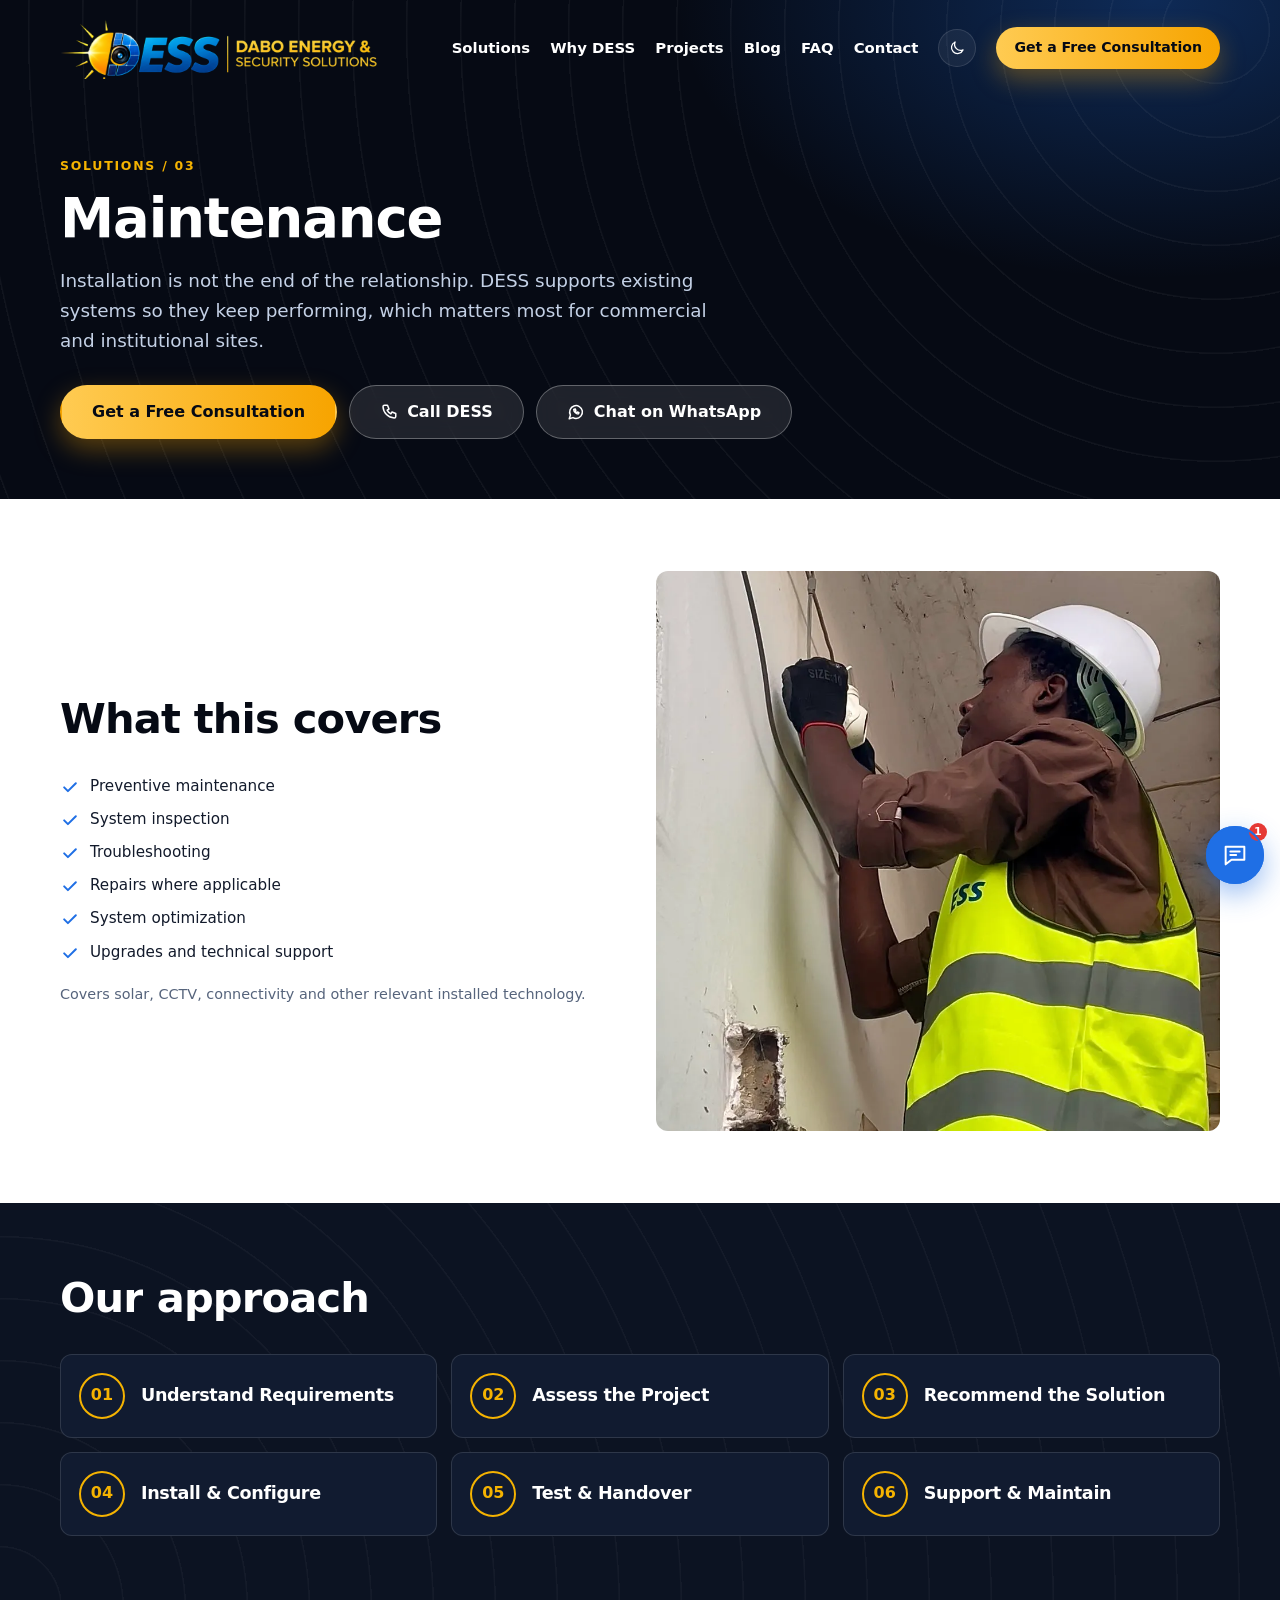
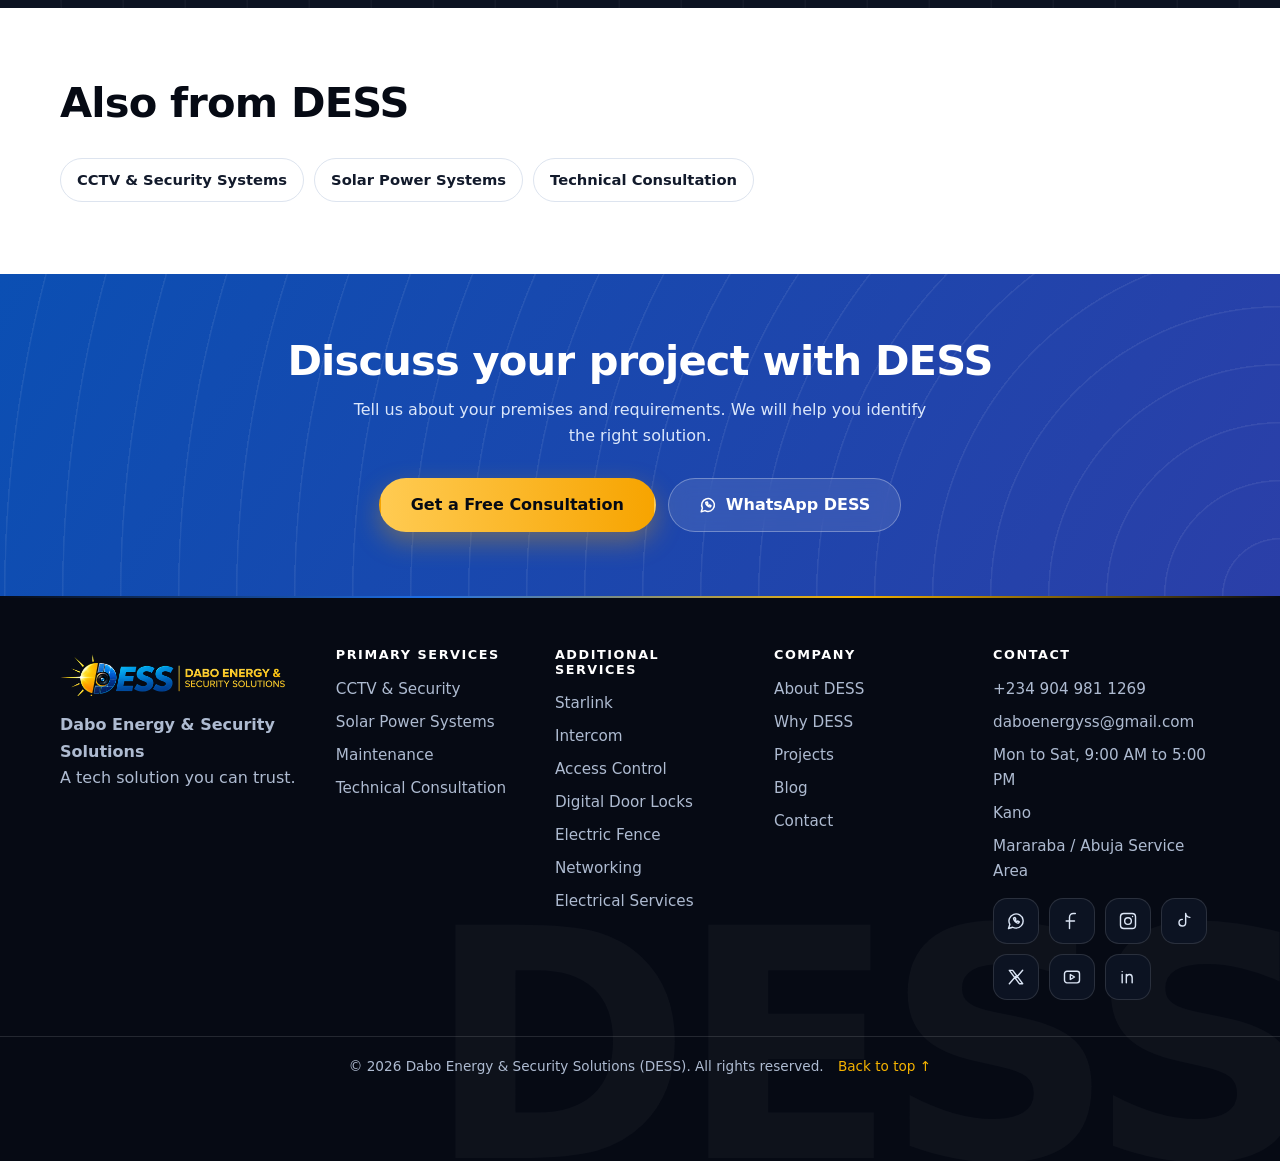
<file: maintenance.html>
<!DOCTYPE html>
<html lang="en-NG">
<head>
<meta charset="utf-8">
<meta name="viewport" content="width=device-width, initial-scale=1">
<title>Solar &amp; CCTV Maintenance in Nigeria | DESS</title>
<meta name="description" content="Preventive maintenance, inspection, troubleshooting, upgrades and technical support for solar, CCTV, connectivity and other installed systems.">
<link rel="canonical" href="https://dess.com.ng/maintenance">
<meta property="og:type" content="website">
<meta property="og:locale" content="en_NG">
<meta property="og:url" content="https://dess.com.ng/maintenance">
<meta property="og:site_name" content="Dabo Energy &amp; Security Solutions">
<meta property="og:title" content="Solar &amp; CCTV Maintenance in Nigeria | DESS">
<meta property="og:description" content="Preventive maintenance, inspection, troubleshooting, upgrades and technical support for solar, CCTV, connectivity and other installed systems.">
<meta property="og:image" content="https://dess.com.ng/solar-roof.jpg">
<meta name="twitter:card" content="summary_large_image">
<meta name="theme-color" content="#060a14">
<link rel="icon" href="/favicon.ico" sizes="48x48">
<link rel="icon" type="image/png" href="/favicon-48.png" sizes="48x48">
<link rel="icon" type="image/png" href="/favicon-192.png" sizes="192x192">
<link rel="apple-touch-icon" href="/apple-touch-icon.png">
<script>document.documentElement.classList.add("js");try{if(localStorage.getItem("dess-theme")==="dark")document.documentElement.setAttribute("data-theme","dark")}catch(e){}</script>
<link rel="stylesheet" href="/style.css">
</head>
<body>
<a class="skip" href="#main">Skip to content</a>
<svg width="0" height="0" style="position:absolute" aria-hidden="true">
<symbol id="i-cam" viewBox="0 0 24 24"><path d="M3 8h12v8H3zM15 11l6-3v8l-6-3M8 16v4M5 20h6"/></symbol>
<symbol id="i-sun" viewBox="0 0 24 24"><circle cx="12" cy="12" r="4.5"/><path d="M12 2v3M12 19v3M2 12h3M19 12h3M4.9 4.9l2.1 2.1M17 17l2.1 2.1M4.9 19.1L7 17M17 7l2.1-2.1"/></symbol>
<symbol id="i-wr" viewBox="0 0 24 24"><path d="M14.5 6.5a4 4 0 005 5L20 12l-8.5 8.5a2.1 2.1 0 01-3-3L17 9l-2.5-2.5zM15 3.5a4 4 0 00-1 5"/></symbol>
<symbol id="i-chat" viewBox="0 0 24 24"><path d="M4 5h16v11H9l-5 4zM8 9h8M8 12h5"/></symbol>
<symbol id="i-phone" viewBox="0 0 24 24"><path d="M6 3h4l2 5-2.5 1.5a11 11 0 005 5L16 12l5 2v4a2 2 0 01-2 2A16 16 0 014 5a2 2 0 012-2z"/></symbol>
<symbol id="i-wa" viewBox="0 0 24 24"><path d="M3 21l1.6-4.9A8.5 8.5 0 1112 20.5a8.4 8.4 0 01-4-1zM9 8.5c0 3 3 6 6 6l1-1.5-2-1-1 .8a4 4 0 01-2-2l.8-1-1-2z"/></symbol>
<symbol id="i-mail" viewBox="0 0 24 24"><path d="M3 6h18v12H3zM3 7l9 6 9-6"/></symbol>
<symbol id="i-pin" viewBox="0 0 24 24"><path d="M12 21s7-6.2 7-11a7 7 0 10-14 0c0 4.8 7 11 7 11z"/><circle cx="12" cy="10" r="2.5"/></symbol>
<symbol id="i-home" viewBox="0 0 24 24"><path d="M3 11l9-7 9 7v9H3zM9 20v-6h6v6"/></symbol>
<symbol id="i-shop" viewBox="0 0 24 24"><path d="M4 9l1.5-5h13L20 9M4 9v11h16V9M4 9a2.7 2.7 0 005.3 0 2.7 2.7 0 005.4 0 2.7 2.7 0 005.3 0M9 20v-5h6v5"/></symbol>
<symbol id="i-corp" viewBox="0 0 24 24"><path d="M4 7h16v12H4zM9 7V4h6v3M4 13h16"/></symbol>
<symbol id="i-bed" viewBox="0 0 24 24"><path d="M3 18V7M3 14h18v4M21 14v-3a3 3 0 00-3-3h-7v6M7.5 12a1.8 1.8 0 100-3.6 1.8 1.8 0 000 3.6"/></symbol>
<symbol id="i-edu" viewBox="0 0 24 24"><path d="M12 4L2 9l10 5 10-5zM6 11.5V16c0 1.5 3 3 6 3s6-1.5 6-3v-4.5M22 9v6"/></symbol>
<symbol id="i-health" viewBox="0 0 24 24"><path d="M5 3h14a2 2 0 012 2v14a2 2 0 01-2 2H5a2 2 0 01-2-2V5a2 2 0 012-2zM12 8v8M8 12h8"/></symbol>
<symbol id="i-factory" viewBox="0 0 24 24"><path d="M3 20V10l6 4v-4l6 4V6h3v14zM3 20h18"/></symbol>
<symbol id="i-gov" viewBox="0 0 24 24"><path d="M3 9l9-5 9 5zM5 9v9M9 9v9M15 9v9M19 9v9M3 20h18"/></symbol>
<symbol id="i-hat" viewBox="0 0 24 24"><path d="M3 18h18M5 18a7 7 0 0114 0M12 6v5M9 8v3M15 8v3"/></symbol>
<symbol id="i-clock" viewBox="0 0 24 24"><circle cx="12" cy="12" r="9"/><path d="M12 7v5l3 2"/></symbol>
<symbol id="i-fb" viewBox="0 0 24 24"><path d="M16 3h-2.5A4.5 4.5 0 009 7.5V21M5 12h10"/></symbol>
<symbol id="i-ig" viewBox="0 0 24 24"><path d="M7 3h10a4 4 0 014 4v10a4 4 0 01-4 4H7a4 4 0 01-4-4V7a4 4 0 014-4zM12 8a4 4 0 100 8 4 4 0 000-8zM17.5 6.5h.01"/></symbol>
<symbol id="i-tt" viewBox="0 0 24 24"><path d="M14 3v11a4 4 0 11-4-4M14 3c.4 2.7 2.2 4.4 5 4.6"/></symbol>
<symbol id="i-x" viewBox="0 0 24 24"><path d="M4 4h4l12 16h-4zM20 4l-7.5 8.5M4 20l7.5-8.5"/></symbol>
<symbol id="i-shield" viewBox="0 0 24 24"><path d="M12 3l8 3v6c0 5-3.5 8-8 9-4.5-1-8-4-8-9V6zM9 12l2 2 4-4"/></symbol>
<symbol id="i-users" viewBox="0 0 24 24"><path d="M9 11a3 3 0 100-6 3 3 0 000 6zM3 20c0-3 3-5 6-5s6 2 6 5M16 5a3 3 0 010 6M18 15c2 .5 3 2 3 5"/></symbol>
<symbol id="i-award" viewBox="0 0 24 24"><path d="M12 14a5 5 0 100-10 5 5 0 000 10zM8.5 13.5L7 21l5-3 5 3-1.5-7.5"/></symbol>
<symbol id="i-box" viewBox="0 0 24 24"><path d="M12 3l8 4.5v9L12 21l-8-4.5v-9zM12 12l8-4.5M12 12v9M12 12L4 7.5"/></symbol>
<symbol id="i-headset" viewBox="0 0 24 24"><path d="M4 13v-1a8 8 0 0116 0v1M4 13h3v5H5a1 1 0 01-1-1zM20 13h-3v5h2a1 1 0 001-1zM17 18c0 2-2 3-5 3"/></symbol>
<symbol id="i-sun" viewBox="0 0 24 24"><path d="M12 8a4 4 0 100 8 4 4 0 000-8zM12 2v2M12 20v2M2 12h2M20 12h2M5 5l1.5 1.5M17.5 17.5L19 19M5 19l1.5-1.5M17.5 6.5L19 5"/></symbol>
<symbol id="i-moon" viewBox="0 0 24 24"><path d="M20 14.5A8 8 0 019.5 4 8 8 0 1020 14.5z"/></symbol>
<symbol id="i-yt" viewBox="0 0 24 24"><path d="M3 8a3 3 0 013-3h12a3 3 0 013 3v8a3 3 0 01-3 3H6a3 3 0 01-3-3zM10 9v6l5-3z"/></symbol>
<symbol id="i-in" viewBox="0 0 24 24"><path d="M5 9v10M5 5.5v.01M10 19V9m0 4c0-2 1.5-4 4-4s3 1.5 3 4v6"/></symbol>
<symbol id="i-tick" viewBox="0 0 24 24"><path d="M5 12.5l4.5 4.5L19 7.5"/></symbol>
</svg>
<header class="nav"><div class="progress" aria-hidden="true"></div><div class="wrap nav-in">
<a href="/" class="brand" aria-label="Dabo Energy &amp; Security Solutions home"><img src="/logo.png" alt="DESS - Dabo Energy &amp; Security Solutions logo" width="900" height="174"></a>
<button class="burger" aria-label="Open menu" aria-expanded="false" aria-controls="menu"><span></span><span></span><span></span></button>
<nav id="menu" class="menu" aria-label="Main"><div class="drawer-head"><span>Menu</span><button type="button" class="drawer-x" aria-label="Close menu">&times;</button></div><a href="/" class="m-home" data-nav="home">Home</a><a href="/#solutions" data-nav="solutions">Solutions</a><a href="/#why" data-nav="why">Why DESS</a><a href="/#projects" data-nav="projects">Projects</a><a href="/blog" data-nav="blog">Blog</a><a href="/#faq" data-nav="faq">FAQ</a><a href="/#contact" data-nav="contact">Contact</a><button type="button" class="theme-btn" aria-label="Switch to dark mode"><svg class="ico"><use href="#i-moon"/></svg></button><a href="/#contact" class="btn btn-gold nav-cta">Get a Free Consultation</a><div class="drawer-foot"><a href="/#contact" class="btn btn-gold">Get a Free Consultation</a><div class="theme-card"><span class="tc-l"><svg class="ico"><use href="#i-moon"/></svg><b class="tc-name">Light mode</b></span><button type="button" class="tc-btn">Switch to Dark</button></div><div class="dbtns"><a href="https://wa.me/2349049811269" class="btn btn-wa"><svg class="ico"><use href="#i-wa"/></svg>WhatsApp</a><a href="tel:+2349049811269" class="btn btn-glass"><svg class="ico"><use href="#i-phone"/></svg>Call</a></div><p><a href="mailto:daboenergyss@gmail.com">daboenergyss@gmail.com</a><a href="tel:+2349049811269">+234 904 981 1269</a></p><div class="social"><a href="https://wa.me/2349049811269" target="_blank" rel="noopener" aria-label="DESS on WhatsApp"><svg class="ico"><use href="#i-wa"/></svg></a><a href="https://www.facebook.com/daboenergy.ss" target="_blank" rel="noopener" aria-label="DESS on Facebook"><svg class="ico"><use href="#i-fb"/></svg></a><a href="https://www.instagram.com/dabo_energy_ss" target="_blank" rel="noopener" aria-label="DESS on Instagram"><svg class="ico"><use href="#i-ig"/></svg></a><a href="https://www.tiktok.com/@dabo_ess",
  "https://youtube.com/@dabo_ess?si=DFVZsCFw3TeAytur",
  "https://www.linkedin.com/company/dabo-energy-security-solutions/" target="_blank" rel="noopener" aria-label="DESS on TikTok"><svg class="ico"><use href="#i-tt"/></svg></a><a href="https://x.com/dabo_energy_ss" target="_blank" rel="noopener" aria-label="DESS on X"><svg class="ico"><use href="#i-x"/></svg></a><a class="soc" href="https://youtube.com/@dabo_ess?si=DFVZsCFw3TeAytur" target="_blank" rel="noopener" aria-label="YouTube"><svg class="ico"><use href="#i-yt"/></svg></a><a class="soc" href="https://www.linkedin.com/company/dabo-energy-security-solutions/" target="_blank" rel="noopener" aria-label="LinkedIn"><svg class="ico"><use href="#i-in"/></svg></a></div></div></nav>
</div></header>
<div class="scrim" aria-hidden="true"></div>
<main id="main">
<section class="phero"><div class="wrap"><p class="eyebrow"><a href="/#solutions">Solutions</a> / 03</p><h1>Maintenance</h1><p class="lead">Installation is not the end of the relationship. DESS supports existing systems so they keep performing, which matters most for commercial and institutional sites.</p><div class="btns"><a href="/#contact" class="btn btn-gold">Get a Free Consultation</a><a href="tel:+2349049811269" class="btn btn-glass"><svg class="ico"><use href="#i-phone"/></svg>Call DESS</a><a href="https://wa.me/2349049811269" class="btn btn-glass"><svg class="ico"><use href="#i-wa"/></svg>Chat on WhatsApp</a></div></div></section>
<section class="sec"><div class="wrap split"><div><h2>What this covers</h2><ul class="ticks"><li><svg class="ico"><use href="#i-tick"/></svg>Preventive maintenance</li><li><svg class="ico"><use href="#i-tick"/></svg>System inspection</li><li><svg class="ico"><use href="#i-tick"/></svg>Troubleshooting</li><li><svg class="ico"><use href="#i-tick"/></svg>Repairs where applicable</li><li><svg class="ico"><use href="#i-tick"/></svg>System optimization</li><li><svg class="ico"><use href="#i-tick"/></svg>Upgrades and technical support</li></ul><p class="note">Covers solar, CCTV, connectivity and other relevant installed technology.</p></div><figure class="media"><img src="/images/uploads/img_0552.webp" alt="DESS technician on site wearing a safety helmet and high-visibility vest" loading="lazy" decoding="async"></figure></div></section>
<section class="sec dark"><div class="wrap"><h2>Our approach</h2><ol class="steps"><li class="step"><span>01</span><h3>Understand Requirements</h3></li><li class="step"><span>02</span><h3>Assess the Project</h3></li><li class="step"><span>03</span><h3>Recommend the Solution</h3></li><li class="step"><span>04</span><h3>Install &amp; Configure</h3></li><li class="step"><span>05</span><h3>Test &amp; Handover</h3></li><li class="step"><span>06</span><h3>Support &amp; Maintain</h3></li></ol></div></section>
<section class="sec"><div class="wrap"><h2>Also from DESS</h2><div class="chips"><a href="/cctv">CCTV &amp; Security Systems</a><a href="/solar">Solar Power Systems</a><a href="/consultation">Technical Consultation</a></div></div></section>
<section class="cta"><div class="wrap"><h2>Discuss your project with DESS</h2><p>Tell us about your premises and requirements. We will help you identify the right solution.</p><div class="btns"><a href="/#contact" class="btn btn-gold">Get a Free Consultation</a><a href="https://wa.me/2349049811269" class="btn btn-glass"><svg class="ico"><use href="#i-wa"/></svg>WhatsApp DESS</a></div></div></section>
</main>
<footer class="foot"><div class="wrap foot-in">
<div><a href="/" class="brand foot-logo"><img src="/logo.png" alt="DESS logo" width="900" height="174" loading="lazy"></a><p><strong>Dabo Energy &amp; Security Solutions</strong><br>A tech solution you can trust.</p></div>
<div><h3>Primary Services</h3><a href="/cctv">CCTV &amp; Security</a><a href="/solar">Solar Power Systems</a><a href="/maintenance">Maintenance</a><a href="/consultation">Technical Consultation</a></div>
<div><h3>Additional Services</h3><span>Starlink</span><span>Intercom</span><span>Access Control</span><span>Digital Door Locks</span><span>Electric Fence</span><span>Networking</span><span>Electrical Services</span></div>
<div><h3>Company</h3><a href="/#about">About DESS</a><a href="/#why">Why DESS</a><a href="/#projects">Projects</a><a href="/blog">Blog</a><a href="/#contact">Contact</a></div>
<div><h3>Contact</h3><a href="tel:+2349049811269">+234 904 981 1269</a><a href="mailto:daboenergyss@gmail.com">daboenergyss@gmail.com</a><span>Mon to Sat, 9:00 AM to 5:00 PM</span><span>Kano</span><span>Mararaba / Abuja Service Area</span>
<div class="social"><a href="https://wa.me/2349049811269" target="_blank" rel="noopener" aria-label="DESS on WhatsApp"><svg class="ico"><use href="#i-wa"/></svg></a><a href="https://www.facebook.com/daboenergy.ss" target="_blank" rel="noopener" aria-label="DESS on Facebook"><svg class="ico"><use href="#i-fb"/></svg></a><a href="https://www.instagram.com/dabo_energy_ss" target="_blank" rel="noopener" aria-label="DESS on Instagram"><svg class="ico"><use href="#i-ig"/></svg></a><a href="https://www.tiktok.com/@dabo_ess",
  "https://youtube.com/@dabo_ess?si=DFVZsCFw3TeAytur",
  "https://www.linkedin.com/company/dabo-energy-security-solutions/" target="_blank" rel="noopener" aria-label="DESS on TikTok"><svg class="ico"><use href="#i-tt"/></svg></a><a href="https://x.com/dabo_energy_ss" target="_blank" rel="noopener" aria-label="DESS on X"><svg class="ico"><use href="#i-x"/></svg></a><a class="soc" href="https://youtube.com/@dabo_ess?si=DFVZsCFw3TeAytur" target="_blank" rel="noopener" aria-label="YouTube"><svg class="ico"><use href="#i-yt"/></svg></a><a class="soc" href="https://www.linkedin.com/company/dabo-energy-security-solutions/" target="_blank" rel="noopener" aria-label="LinkedIn"><svg class="ico"><use href="#i-in"/></svg></a></div></div>
</div><p class="copy">© <span id="yr">2026</span> Dabo Energy &amp; Security Solutions (DESS). All rights reserved. <a href="#">Back to top &uarr;</a></p></footer>
<button class="wafab" aria-label="Chat with the DESS assistant" aria-expanded="false" aria-controls="wapop"><svg class="ico"><use href="#i-chat"/></svg><b class="dot">1</b></button><div class="wapop" id="wapop" role="dialog" aria-label="DESS assistant" hidden><div class="wahead"><span class="av">D</span><div><strong>DESS Assistant</strong><small>Automated assistant &middot; answers from DESS information</small></div><button class="waclose" aria-label="Close chat">&times;</button></div><div class="wamsgs" id="wamsgs" aria-live="polite"></div><div class="wachips" id="wachips"></div><form class="wain" id="wain"><input id="wainput" type="text" placeholder="Type your question" autocomplete="off" aria-label="Type your question"><button type="submit" aria-label="Send">&rarr;</button></form><a class="start" id="wastart" href="https://wa.me/2349049811269" target="_blank" rel="noopener">Continue on WhatsApp</a></div>
<script>window.DESS_SITE={"wa": "2349049811269", "phone": "+234 904 981 1269", "email": "daboenergyss@gmail.com", "phone2": ""};</script>
<script type="application/json" id="dess-kb">{"faq": [{"q": "Do you install solar systems?", "a": "Yes. DESS designs and installs solar and backup power systems, including panels, inverters and battery storage, configured to your requirements."}, {"q": "Do you install CCTV systems for businesses?", "a": "Yes. We design and install CCTV systems for offices, shops, hotels, schools, hospitals, factories and estates, including DVR/NVR recording and remote viewing setup."}, {"q": "Do you provide CCTV maintenance?", "a": "Yes. We inspect, troubleshoot, repair where applicable and upgrade existing CCTV systems."}, {"q": "Can DESS handle large commercial projects?", "a": "DESS is equipped and positioned to take on commercial and institutional projects, from planning and system design to installation, configuration and support. Share your requirements and we will discuss the scope with you."}, {"q": "Do you serve Abuja?", "a": "Yes. Our Mararaba base serves Nasarawa, Abuja and surrounding areas."}, {"q": "Do you serve outside Kano and Abuja?", "a": "Yes. DESS can take on projects nationwide and outside Nigeria depending on requirements. Pricing may vary with location, logistics and scope."}, {"q": "Do you install Starlink?", "a": "Yes. We handle Starlink equipment supply, installation, activation assistance, Wi-Fi and network configuration, relocation and mounting, troubleshooting and maintenance, and subscription enquiries. Contact us for current plan details and the purchase or renewal process."}, {"q": "Do you provide maintenance after installation?", "a": "Yes. Maintenance and technical support are a core DESS service for solar, CCTV, connectivity and other installed systems."}, {"q": "Can DESS provide technical consultation?", "a": "Yes. We can advise on the right solution before you buy equipment or begin installation."}, {"q": "Is technical consultation free?", "a": "Phone consultations are free. Site consultations are paid, and the price depends on the location."}, {"q": "Do you work with hotels, schools and hospitals?", "a": "We are equipped to serve these sectors. Requirements differ between them, so we begin by understanding your premises and needs."}], "why": [{"title": "Technical approach", "text": "We design systems around your requirements, not around the equipment on the shelf."}, {"title": "Professional installation", "text": "Neat installation, correct configuration and a clean finish."}, {"title": "Equipment selection", "text": "We help you specify dependable equipment suited to the project."}, {"title": "Support beyond installation", "text": "Maintenance, troubleshooting and upgrades for systems we install."}, {"title": "Experience", "text": "Over eight years in the industry, with 250+ projects completed."}, {"title": "Customer-focused service", "text": "Clear communication from first enquiry to handover."}], "about": {"background": ["DESS began in response to the challenge of unreliable electricity in Nigeria, and grew as customers asked for more. Today, Dabo Energy & Security Solutions is a technology and systems solutions company providing energy, security, connectivity, maintenance and technical consultation services.", "We operate from Kano and Nasarawa, serving both Nasarawa and Abuja from our Mararaba base, and accept enquiries across Nigeria. With 8+ years of experience, we approach every job the same way: understand the problem, recommend a practical solution, install and configure it properly, and keep supporting it."], "mission": "At Dabo Energy & Security Solutions (DESS), our mission is to deliver reliable, innovative, and affordable technology solutions in security, solar energy, and connectivity. We are committed to protecting people and properties, powering businesses, and keeping communities connected through quality installations, expert support, and trusted service.\n\nDESS — A tech solution you can trust.", "expertise": [{"title": "CCTV and security systems", "text": "Design, installation, configuration and remote viewing setup, plus fault-finding on existing systems."}, {"title": "Solar and backup power", "text": "Assessment-led design, equipment selection, installation, configuration and support."}, {"title": "Maintenance and troubleshooting", "text": "Inspection, repairs where applicable, optimisation, upgrades and technical support."}, {"title": "Technical consultation", "text": "Honest guidance on the right solution before you buy equipment or start installation."}, {"title": "Starlink and connectivity", "text": "Installation, activation help, Wi-Fi and network setup, relocation and mounting."}, {"title": "Access control and related systems", "text": "Intercoms, digital door locks, access control and electric fences, subject to assessment."}], "founders": ""}}</script>
<script src="/script.js"></script>
</body></html>
</file>
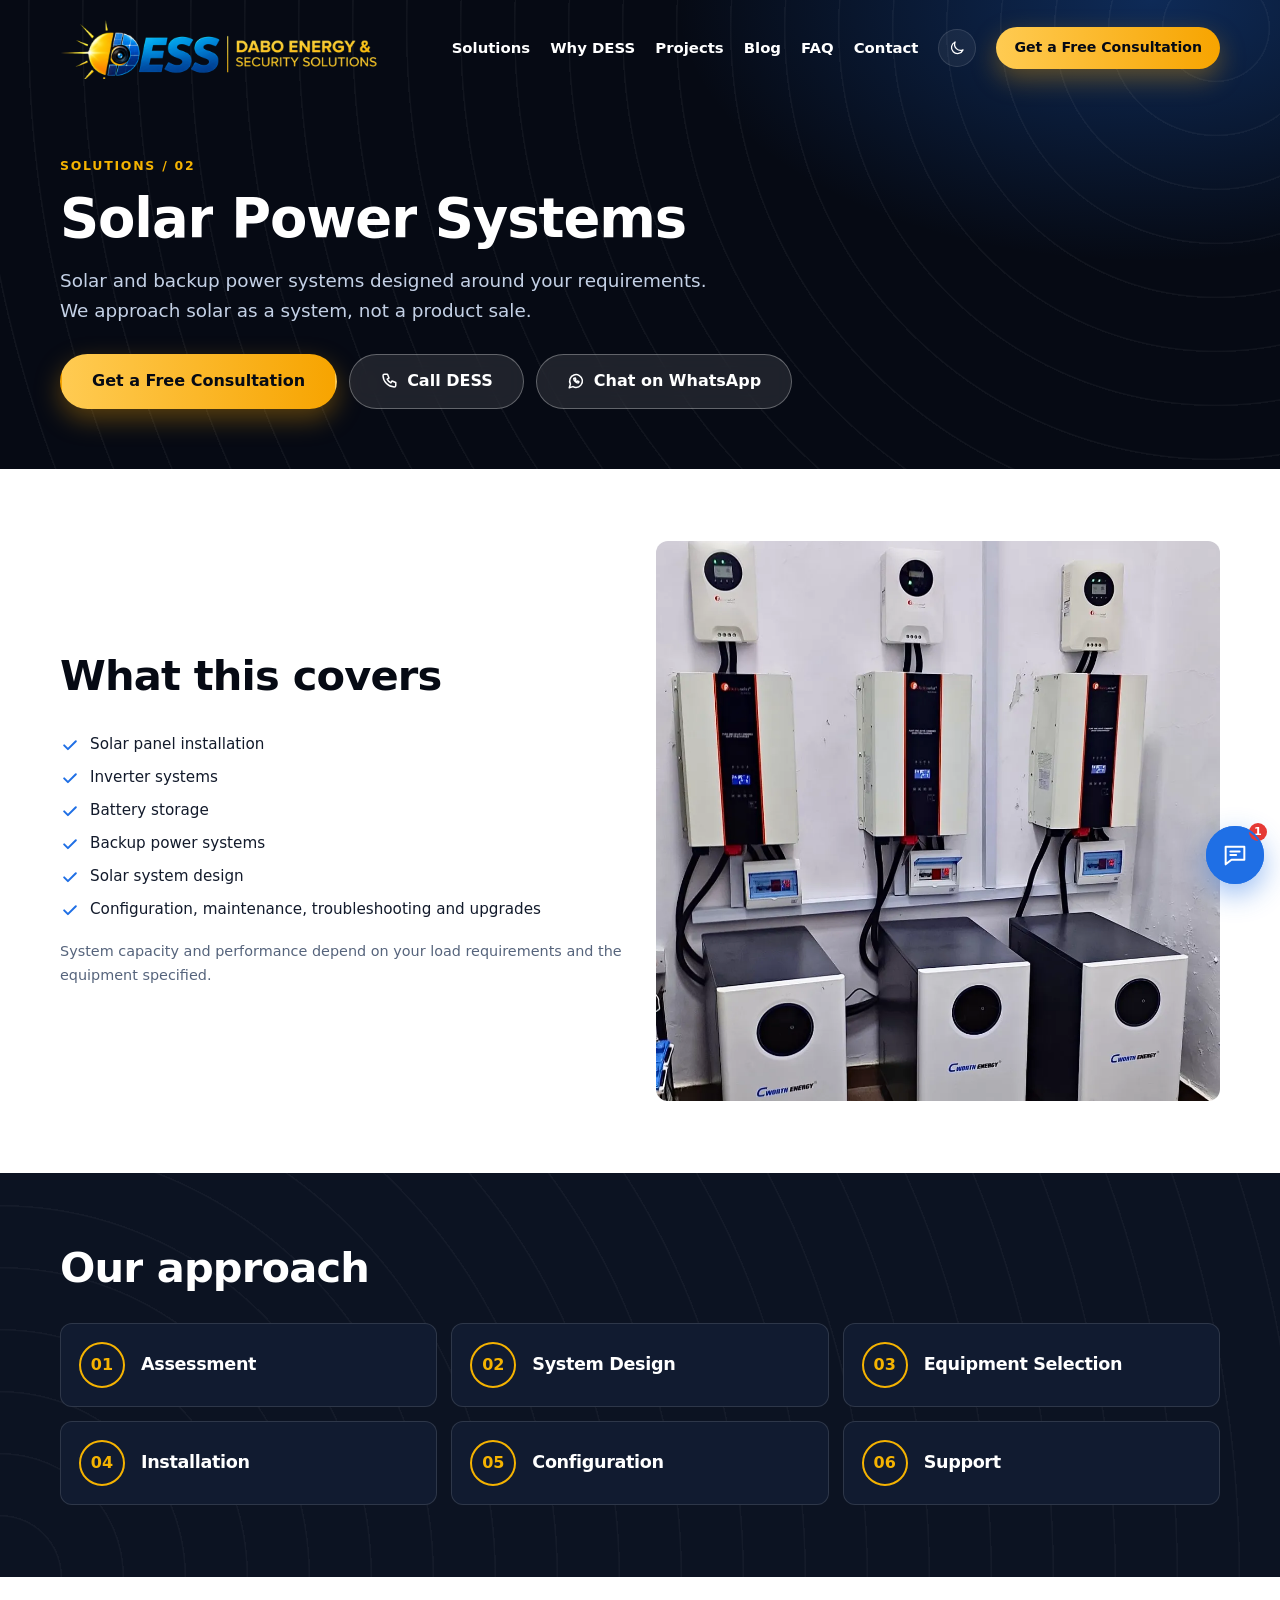
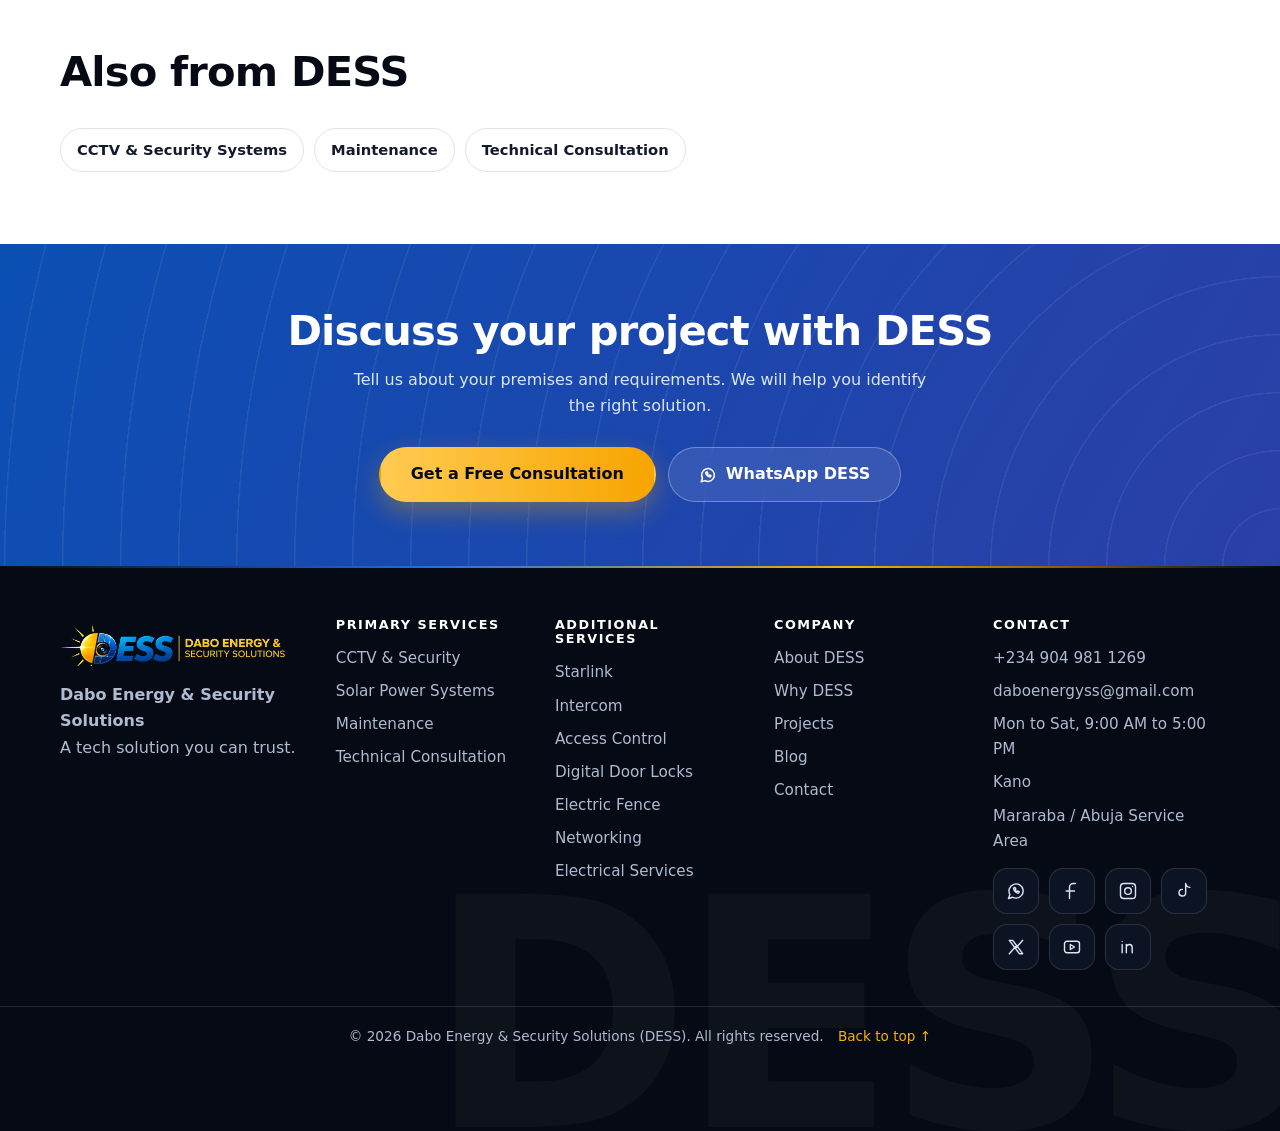
<file: solar.html>
<!DOCTYPE html>
<html lang="en-NG">
<head>
<meta charset="utf-8">
<meta name="viewport" content="width=device-width, initial-scale=1">
<title>Solar Installation &amp; Backup Power in Kano, Mararaba &amp; Abuja | DESS</title>
<meta name="description" content="Solar power system design, installation, inverter and battery storage setup, configuration and maintenance for homes and businesses across Nigeria.">
<link rel="canonical" href="https://dess.com.ng/solar">
<meta property="og:type" content="website">
<meta property="og:locale" content="en_NG">
<meta property="og:url" content="https://dess.com.ng/solar">
<meta property="og:site_name" content="Dabo Energy &amp; Security Solutions">
<meta property="og:title" content="Solar Installation &amp; Backup Power in Kano, Mararaba &amp; Abuja | DESS">
<meta property="og:description" content="Solar power system design, installation, inverter and battery storage setup, configuration and maintenance for homes and businesses across Nigeria.">
<meta property="og:image" content="https://dess.com.ng/solar-roof.jpg">
<meta name="twitter:card" content="summary_large_image">
<meta name="theme-color" content="#060a14">
<link rel="icon" href="/favicon.ico" sizes="48x48">
<link rel="icon" type="image/png" href="/favicon-48.png" sizes="48x48">
<link rel="icon" type="image/png" href="/favicon-192.png" sizes="192x192">
<link rel="apple-touch-icon" href="/apple-touch-icon.png">
<script>document.documentElement.classList.add("js");try{if(localStorage.getItem("dess-theme")==="dark")document.documentElement.setAttribute("data-theme","dark")}catch(e){}</script>
<link rel="stylesheet" href="/style.css">
</head>
<body>
<a class="skip" href="#main">Skip to content</a>
<svg width="0" height="0" style="position:absolute" aria-hidden="true">
<symbol id="i-cam" viewBox="0 0 24 24"><path d="M3 8h12v8H3zM15 11l6-3v8l-6-3M8 16v4M5 20h6"/></symbol>
<symbol id="i-sun" viewBox="0 0 24 24"><circle cx="12" cy="12" r="4.5"/><path d="M12 2v3M12 19v3M2 12h3M19 12h3M4.9 4.9l2.1 2.1M17 17l2.1 2.1M4.9 19.1L7 17M17 7l2.1-2.1"/></symbol>
<symbol id="i-wr" viewBox="0 0 24 24"><path d="M14.5 6.5a4 4 0 005 5L20 12l-8.5 8.5a2.1 2.1 0 01-3-3L17 9l-2.5-2.5zM15 3.5a4 4 0 00-1 5"/></symbol>
<symbol id="i-chat" viewBox="0 0 24 24"><path d="M4 5h16v11H9l-5 4zM8 9h8M8 12h5"/></symbol>
<symbol id="i-phone" viewBox="0 0 24 24"><path d="M6 3h4l2 5-2.5 1.5a11 11 0 005 5L16 12l5 2v4a2 2 0 01-2 2A16 16 0 014 5a2 2 0 012-2z"/></symbol>
<symbol id="i-wa" viewBox="0 0 24 24"><path d="M3 21l1.6-4.9A8.5 8.5 0 1112 20.5a8.4 8.4 0 01-4-1zM9 8.5c0 3 3 6 6 6l1-1.5-2-1-1 .8a4 4 0 01-2-2l.8-1-1-2z"/></symbol>
<symbol id="i-mail" viewBox="0 0 24 24"><path d="M3 6h18v12H3zM3 7l9 6 9-6"/></symbol>
<symbol id="i-pin" viewBox="0 0 24 24"><path d="M12 21s7-6.2 7-11a7 7 0 10-14 0c0 4.8 7 11 7 11z"/><circle cx="12" cy="10" r="2.5"/></symbol>
<symbol id="i-home" viewBox="0 0 24 24"><path d="M3 11l9-7 9 7v9H3zM9 20v-6h6v6"/></symbol>
<symbol id="i-shop" viewBox="0 0 24 24"><path d="M4 9l1.5-5h13L20 9M4 9v11h16V9M4 9a2.7 2.7 0 005.3 0 2.7 2.7 0 005.4 0 2.7 2.7 0 005.3 0M9 20v-5h6v5"/></symbol>
<symbol id="i-corp" viewBox="0 0 24 24"><path d="M4 7h16v12H4zM9 7V4h6v3M4 13h16"/></symbol>
<symbol id="i-bed" viewBox="0 0 24 24"><path d="M3 18V7M3 14h18v4M21 14v-3a3 3 0 00-3-3h-7v6M7.5 12a1.8 1.8 0 100-3.6 1.8 1.8 0 000 3.6"/></symbol>
<symbol id="i-edu" viewBox="0 0 24 24"><path d="M12 4L2 9l10 5 10-5zM6 11.5V16c0 1.5 3 3 6 3s6-1.5 6-3v-4.5M22 9v6"/></symbol>
<symbol id="i-health" viewBox="0 0 24 24"><path d="M5 3h14a2 2 0 012 2v14a2 2 0 01-2 2H5a2 2 0 01-2-2V5a2 2 0 012-2zM12 8v8M8 12h8"/></symbol>
<symbol id="i-factory" viewBox="0 0 24 24"><path d="M3 20V10l6 4v-4l6 4V6h3v14zM3 20h18"/></symbol>
<symbol id="i-gov" viewBox="0 0 24 24"><path d="M3 9l9-5 9 5zM5 9v9M9 9v9M15 9v9M19 9v9M3 20h18"/></symbol>
<symbol id="i-hat" viewBox="0 0 24 24"><path d="M3 18h18M5 18a7 7 0 0114 0M12 6v5M9 8v3M15 8v3"/></symbol>
<symbol id="i-clock" viewBox="0 0 24 24"><circle cx="12" cy="12" r="9"/><path d="M12 7v5l3 2"/></symbol>
<symbol id="i-fb" viewBox="0 0 24 24"><path d="M16 3h-2.5A4.5 4.5 0 009 7.5V21M5 12h10"/></symbol>
<symbol id="i-ig" viewBox="0 0 24 24"><path d="M7 3h10a4 4 0 014 4v10a4 4 0 01-4 4H7a4 4 0 01-4-4V7a4 4 0 014-4zM12 8a4 4 0 100 8 4 4 0 000-8zM17.5 6.5h.01"/></symbol>
<symbol id="i-tt" viewBox="0 0 24 24"><path d="M14 3v11a4 4 0 11-4-4M14 3c.4 2.7 2.2 4.4 5 4.6"/></symbol>
<symbol id="i-x" viewBox="0 0 24 24"><path d="M4 4h4l12 16h-4zM20 4l-7.5 8.5M4 20l7.5-8.5"/></symbol>
<symbol id="i-shield" viewBox="0 0 24 24"><path d="M12 3l8 3v6c0 5-3.5 8-8 9-4.5-1-8-4-8-9V6zM9 12l2 2 4-4"/></symbol>
<symbol id="i-users" viewBox="0 0 24 24"><path d="M9 11a3 3 0 100-6 3 3 0 000 6zM3 20c0-3 3-5 6-5s6 2 6 5M16 5a3 3 0 010 6M18 15c2 .5 3 2 3 5"/></symbol>
<symbol id="i-award" viewBox="0 0 24 24"><path d="M12 14a5 5 0 100-10 5 5 0 000 10zM8.5 13.5L7 21l5-3 5 3-1.5-7.5"/></symbol>
<symbol id="i-box" viewBox="0 0 24 24"><path d="M12 3l8 4.5v9L12 21l-8-4.5v-9zM12 12l8-4.5M12 12v9M12 12L4 7.5"/></symbol>
<symbol id="i-headset" viewBox="0 0 24 24"><path d="M4 13v-1a8 8 0 0116 0v1M4 13h3v5H5a1 1 0 01-1-1zM20 13h-3v5h2a1 1 0 001-1zM17 18c0 2-2 3-5 3"/></symbol>
<symbol id="i-sun" viewBox="0 0 24 24"><path d="M12 8a4 4 0 100 8 4 4 0 000-8zM12 2v2M12 20v2M2 12h2M20 12h2M5 5l1.5 1.5M17.5 17.5L19 19M5 19l1.5-1.5M17.5 6.5L19 5"/></symbol>
<symbol id="i-moon" viewBox="0 0 24 24"><path d="M20 14.5A8 8 0 019.5 4 8 8 0 1020 14.5z"/></symbol>
<symbol id="i-yt" viewBox="0 0 24 24"><path d="M3 8a3 3 0 013-3h12a3 3 0 013 3v8a3 3 0 01-3 3H6a3 3 0 01-3-3zM10 9v6l5-3z"/></symbol>
<symbol id="i-in" viewBox="0 0 24 24"><path d="M5 9v10M5 5.5v.01M10 19V9m0 4c0-2 1.5-4 4-4s3 1.5 3 4v6"/></symbol>
<symbol id="i-tick" viewBox="0 0 24 24"><path d="M5 12.5l4.5 4.5L19 7.5"/></symbol>
</svg>
<header class="nav"><div class="progress" aria-hidden="true"></div><div class="wrap nav-in">
<a href="/" class="brand" aria-label="Dabo Energy &amp; Security Solutions home"><img src="/logo.png" alt="DESS - Dabo Energy &amp; Security Solutions logo" width="900" height="174"></a>
<button class="burger" aria-label="Open menu" aria-expanded="false" aria-controls="menu"><span></span><span></span><span></span></button>
<nav id="menu" class="menu" aria-label="Main"><div class="drawer-head"><span>Menu</span><button type="button" class="drawer-x" aria-label="Close menu">&times;</button></div><a href="/" class="m-home" data-nav="home">Home</a><a href="/#solutions" data-nav="solutions">Solutions</a><a href="/#why" data-nav="why">Why DESS</a><a href="/#projects" data-nav="projects">Projects</a><a href="/blog" data-nav="blog">Blog</a><a href="/#faq" data-nav="faq">FAQ</a><a href="/#contact" data-nav="contact">Contact</a><button type="button" class="theme-btn" aria-label="Switch to dark mode"><svg class="ico"><use href="#i-moon"/></svg></button><a href="/#contact" class="btn btn-gold nav-cta">Get a Free Consultation</a><div class="drawer-foot"><a href="/#contact" class="btn btn-gold">Get a Free Consultation</a><div class="theme-card"><span class="tc-l"><svg class="ico"><use href="#i-moon"/></svg><b class="tc-name">Light mode</b></span><button type="button" class="tc-btn">Switch to Dark</button></div><div class="dbtns"><a href="https://wa.me/2349049811269" class="btn btn-wa"><svg class="ico"><use href="#i-wa"/></svg>WhatsApp</a><a href="tel:+2349049811269" class="btn btn-glass"><svg class="ico"><use href="#i-phone"/></svg>Call</a></div><p><a href="mailto:daboenergyss@gmail.com">daboenergyss@gmail.com</a><a href="tel:+2349049811269">+234 904 981 1269</a></p><div class="social"><a href="https://wa.me/2349049811269" target="_blank" rel="noopener" aria-label="DESS on WhatsApp"><svg class="ico"><use href="#i-wa"/></svg></a><a href="https://www.facebook.com/daboenergy.ss" target="_blank" rel="noopener" aria-label="DESS on Facebook"><svg class="ico"><use href="#i-fb"/></svg></a><a href="https://www.instagram.com/dabo_energy_ss" target="_blank" rel="noopener" aria-label="DESS on Instagram"><svg class="ico"><use href="#i-ig"/></svg></a><a href="https://www.tiktok.com/@dabo_ess",
  "https://youtube.com/@dabo_ess?si=DFVZsCFw3TeAytur",
  "https://www.linkedin.com/company/dabo-energy-security-solutions/" target="_blank" rel="noopener" aria-label="DESS on TikTok"><svg class="ico"><use href="#i-tt"/></svg></a><a href="https://x.com/dabo_energy_ss" target="_blank" rel="noopener" aria-label="DESS on X"><svg class="ico"><use href="#i-x"/></svg></a><a class="soc" href="https://youtube.com/@dabo_ess?si=DFVZsCFw3TeAytur" target="_blank" rel="noopener" aria-label="YouTube"><svg class="ico"><use href="#i-yt"/></svg></a><a class="soc" href="https://www.linkedin.com/company/dabo-energy-security-solutions/" target="_blank" rel="noopener" aria-label="LinkedIn"><svg class="ico"><use href="#i-in"/></svg></a></div></div></nav>
</div></header>
<div class="scrim" aria-hidden="true"></div>
<main id="main">
<section class="phero"><div class="wrap"><p class="eyebrow"><a href="/#solutions">Solutions</a> / 02</p><h1>Solar Power Systems</h1><p class="lead">Solar and backup power systems designed around your requirements. We approach solar as a system, not a product sale.</p><div class="btns"><a href="/#contact" class="btn btn-gold">Get a Free Consultation</a><a href="tel:+2349049811269" class="btn btn-glass"><svg class="ico"><use href="#i-phone"/></svg>Call DESS</a><a href="https://wa.me/2349049811269" class="btn btn-glass"><svg class="ico"><use href="#i-wa"/></svg>Chat on WhatsApp</a></div></div></section>
<section class="sec"><div class="wrap split"><div><h2>What this covers</h2><ul class="ticks"><li><svg class="ico"><use href="#i-tick"/></svg>Solar panel installation</li><li><svg class="ico"><use href="#i-tick"/></svg>Inverter systems</li><li><svg class="ico"><use href="#i-tick"/></svg>Battery storage</li><li><svg class="ico"><use href="#i-tick"/></svg>Backup power systems</li><li><svg class="ico"><use href="#i-tick"/></svg>Solar system design</li><li><svg class="ico"><use href="#i-tick"/></svg>Configuration, maintenance, troubleshooting and upgrades</li></ul><p class="note">System capacity and performance depend on your load requirements and the equipment specified.</p></div><figure class="media"><img src="/images/uploads/img_9929.webp" alt="Solar inverter and battery storage racks installed in a plant room" loading="lazy" decoding="async"></figure></div></section>
<section class="sec dark"><div class="wrap"><h2>Our approach</h2><ol class="steps"><li class="step"><span>01</span><h3>Assessment</h3></li><li class="step"><span>02</span><h3>System Design</h3></li><li class="step"><span>03</span><h3>Equipment Selection</h3></li><li class="step"><span>04</span><h3>Installation</h3></li><li class="step"><span>05</span><h3>Configuration</h3></li><li class="step"><span>06</span><h3>Support</h3></li></ol></div></section>
<section class="sec"><div class="wrap"><h2>Also from DESS</h2><div class="chips"><a href="/cctv">CCTV &amp; Security Systems</a><a href="/maintenance">Maintenance</a><a href="/consultation">Technical Consultation</a></div></div></section>
<section class="cta"><div class="wrap"><h2>Discuss your project with DESS</h2><p>Tell us about your premises and requirements. We will help you identify the right solution.</p><div class="btns"><a href="/#contact" class="btn btn-gold">Get a Free Consultation</a><a href="https://wa.me/2349049811269" class="btn btn-glass"><svg class="ico"><use href="#i-wa"/></svg>WhatsApp DESS</a></div></div></section>
</main>
<footer class="foot"><div class="wrap foot-in">
<div><a href="/" class="brand foot-logo"><img src="/logo.png" alt="DESS logo" width="900" height="174" loading="lazy"></a><p><strong>Dabo Energy &amp; Security Solutions</strong><br>A tech solution you can trust.</p></div>
<div><h3>Primary Services</h3><a href="/cctv">CCTV &amp; Security</a><a href="/solar">Solar Power Systems</a><a href="/maintenance">Maintenance</a><a href="/consultation">Technical Consultation</a></div>
<div><h3>Additional Services</h3><span>Starlink</span><span>Intercom</span><span>Access Control</span><span>Digital Door Locks</span><span>Electric Fence</span><span>Networking</span><span>Electrical Services</span></div>
<div><h3>Company</h3><a href="/#about">About DESS</a><a href="/#why">Why DESS</a><a href="/#projects">Projects</a><a href="/blog">Blog</a><a href="/#contact">Contact</a></div>
<div><h3>Contact</h3><a href="tel:+2349049811269">+234 904 981 1269</a><a href="mailto:daboenergyss@gmail.com">daboenergyss@gmail.com</a><span>Mon to Sat, 9:00 AM to 5:00 PM</span><span>Kano</span><span>Mararaba / Abuja Service Area</span>
<div class="social"><a href="https://wa.me/2349049811269" target="_blank" rel="noopener" aria-label="DESS on WhatsApp"><svg class="ico"><use href="#i-wa"/></svg></a><a href="https://www.facebook.com/daboenergy.ss" target="_blank" rel="noopener" aria-label="DESS on Facebook"><svg class="ico"><use href="#i-fb"/></svg></a><a href="https://www.instagram.com/dabo_energy_ss" target="_blank" rel="noopener" aria-label="DESS on Instagram"><svg class="ico"><use href="#i-ig"/></svg></a><a href="https://www.tiktok.com/@dabo_ess",
  "https://youtube.com/@dabo_ess?si=DFVZsCFw3TeAytur",
  "https://www.linkedin.com/company/dabo-energy-security-solutions/" target="_blank" rel="noopener" aria-label="DESS on TikTok"><svg class="ico"><use href="#i-tt"/></svg></a><a href="https://x.com/dabo_energy_ss" target="_blank" rel="noopener" aria-label="DESS on X"><svg class="ico"><use href="#i-x"/></svg></a><a class="soc" href="https://youtube.com/@dabo_ess?si=DFVZsCFw3TeAytur" target="_blank" rel="noopener" aria-label="YouTube"><svg class="ico"><use href="#i-yt"/></svg></a><a class="soc" href="https://www.linkedin.com/company/dabo-energy-security-solutions/" target="_blank" rel="noopener" aria-label="LinkedIn"><svg class="ico"><use href="#i-in"/></svg></a></div></div>
</div><p class="copy">© <span id="yr">2026</span> Dabo Energy &amp; Security Solutions (DESS). All rights reserved. <a href="#">Back to top &uarr;</a></p></footer>
<button class="wafab" aria-label="Chat with the DESS assistant" aria-expanded="false" aria-controls="wapop"><svg class="ico"><use href="#i-chat"/></svg><b class="dot">1</b></button><div class="wapop" id="wapop" role="dialog" aria-label="DESS assistant" hidden><div class="wahead"><span class="av">D</span><div><strong>DESS Assistant</strong><small>Automated assistant &middot; answers from DESS information</small></div><button class="waclose" aria-label="Close chat">&times;</button></div><div class="wamsgs" id="wamsgs" aria-live="polite"></div><div class="wachips" id="wachips"></div><form class="wain" id="wain"><input id="wainput" type="text" placeholder="Type your question" autocomplete="off" aria-label="Type your question"><button type="submit" aria-label="Send">&rarr;</button></form><a class="start" id="wastart" href="https://wa.me/2349049811269" target="_blank" rel="noopener">Continue on WhatsApp</a></div>
<script>window.DESS_SITE={"wa": "2349049811269", "phone": "+234 904 981 1269", "email": "daboenergyss@gmail.com", "phone2": ""};</script>
<script type="application/json" id="dess-kb">{"faq": [{"q": "Do you install solar systems?", "a": "Yes. DESS designs and installs solar and backup power systems, including panels, inverters and battery storage, configured to your requirements."}, {"q": "Do you install CCTV systems for businesses?", "a": "Yes. We design and install CCTV systems for offices, shops, hotels, schools, hospitals, factories and estates, including DVR/NVR recording and remote viewing setup."}, {"q": "Do you provide CCTV maintenance?", "a": "Yes. We inspect, troubleshoot, repair where applicable and upgrade existing CCTV systems."}, {"q": "Can DESS handle large commercial projects?", "a": "DESS is equipped and positioned to take on commercial and institutional projects, from planning and system design to installation, configuration and support. Share your requirements and we will discuss the scope with you."}, {"q": "Do you serve Abuja?", "a": "Yes. Our Mararaba base serves Nasarawa, Abuja and surrounding areas."}, {"q": "Do you serve outside Kano and Abuja?", "a": "Yes. DESS can take on projects nationwide and outside Nigeria depending on requirements. Pricing may vary with location, logistics and scope."}, {"q": "Do you install Starlink?", "a": "Yes. We handle Starlink equipment supply, installation, activation assistance, Wi-Fi and network configuration, relocation and mounting, troubleshooting and maintenance, and subscription enquiries. Contact us for current plan details and the purchase or renewal process."}, {"q": "Do you provide maintenance after installation?", "a": "Yes. Maintenance and technical support are a core DESS service for solar, CCTV, connectivity and other installed systems."}, {"q": "Can DESS provide technical consultation?", "a": "Yes. We can advise on the right solution before you buy equipment or begin installation."}, {"q": "Is technical consultation free?", "a": "Phone consultations are free. Site consultations are paid, and the price depends on the location."}, {"q": "Do you work with hotels, schools and hospitals?", "a": "We are equipped to serve these sectors. Requirements differ between them, so we begin by understanding your premises and needs."}], "why": [{"title": "Technical approach", "text": "We design systems around your requirements, not around the equipment on the shelf."}, {"title": "Professional installation", "text": "Neat installation, correct configuration and a clean finish."}, {"title": "Equipment selection", "text": "We help you specify dependable equipment suited to the project."}, {"title": "Support beyond installation", "text": "Maintenance, troubleshooting and upgrades for systems we install."}, {"title": "Experience", "text": "Over eight years in the industry, with 250+ projects completed."}, {"title": "Customer-focused service", "text": "Clear communication from first enquiry to handover."}], "about": {"background": ["DESS began in response to the challenge of unreliable electricity in Nigeria, and grew as customers asked for more. Today, Dabo Energy & Security Solutions is a technology and systems solutions company providing energy, security, connectivity, maintenance and technical consultation services.", "We operate from Kano and Nasarawa, serving both Nasarawa and Abuja from our Mararaba base, and accept enquiries across Nigeria. With 8+ years of experience, we approach every job the same way: understand the problem, recommend a practical solution, install and configure it properly, and keep supporting it."], "mission": "At Dabo Energy & Security Solutions (DESS), our mission is to deliver reliable, innovative, and affordable technology solutions in security, solar energy, and connectivity. We are committed to protecting people and properties, powering businesses, and keeping communities connected through quality installations, expert support, and trusted service.\n\nDESS — A tech solution you can trust.", "expertise": [{"title": "CCTV and security systems", "text": "Design, installation, configuration and remote viewing setup, plus fault-finding on existing systems."}, {"title": "Solar and backup power", "text": "Assessment-led design, equipment selection, installation, configuration and support."}, {"title": "Maintenance and troubleshooting", "text": "Inspection, repairs where applicable, optimisation, upgrades and technical support."}, {"title": "Technical consultation", "text": "Honest guidance on the right solution before you buy equipment or start installation."}, {"title": "Starlink and connectivity", "text": "Installation, activation help, Wi-Fi and network setup, relocation and mounting."}, {"title": "Access control and related systems", "text": "Intercoms, digital door locks, access control and electric fences, subject to assessment."}], "founders": ""}}</script>
<script src="/script.js"></script>
</body></html>
</file>
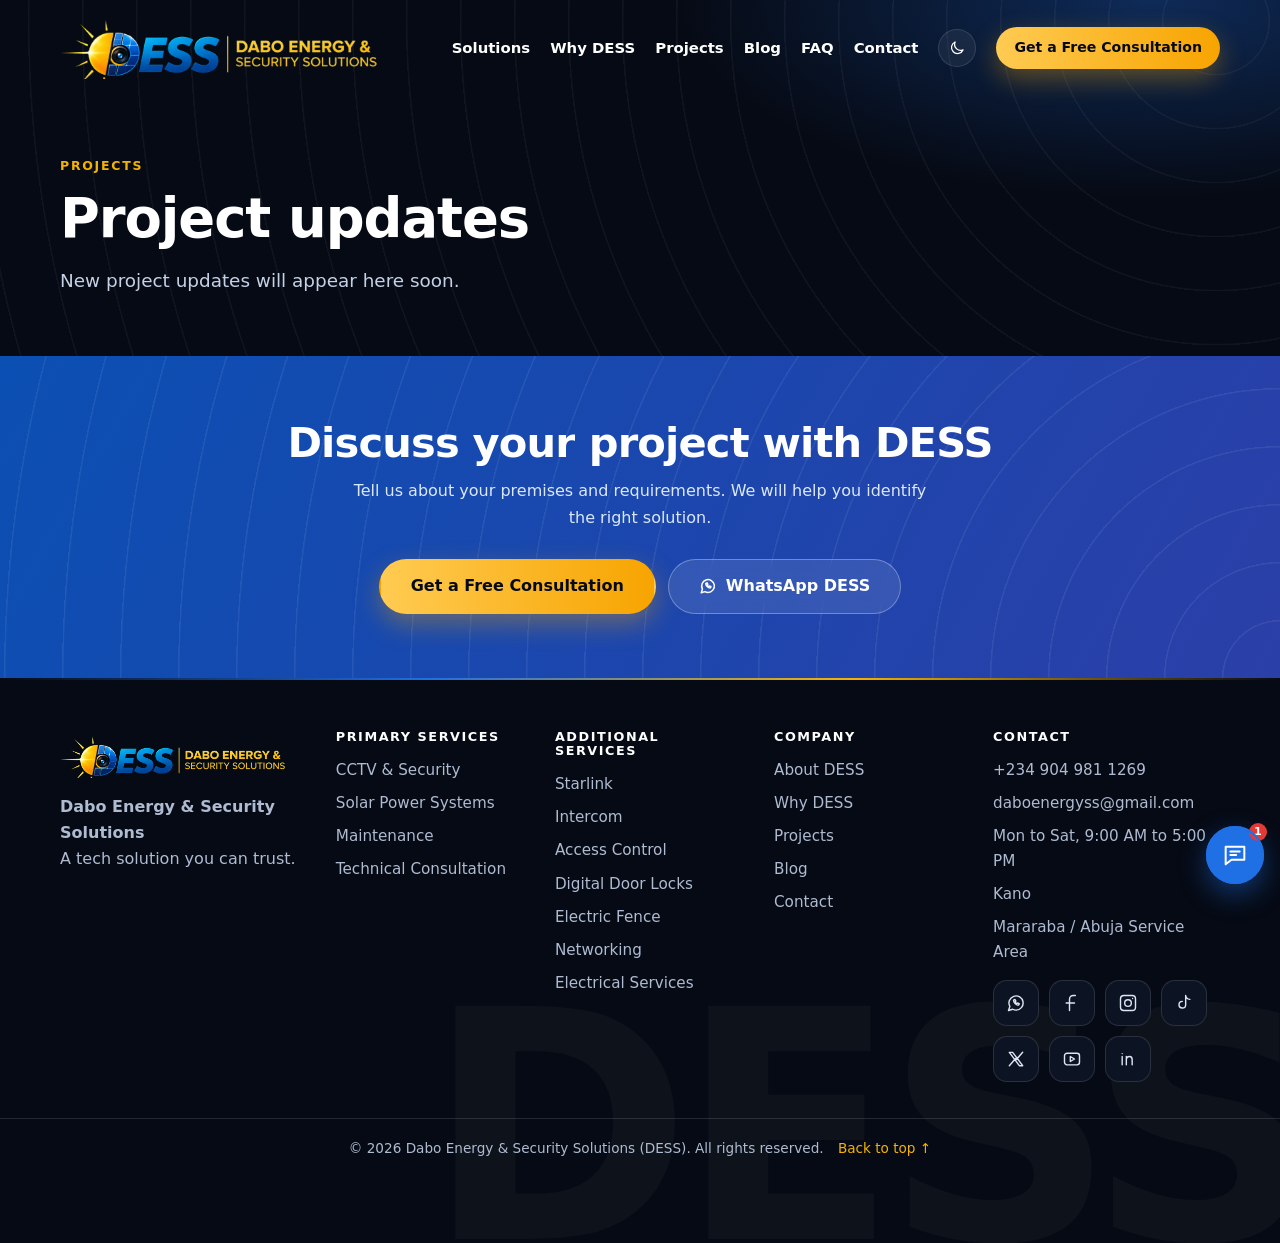
<file: updates.html>
<!DOCTYPE html>
<html lang="en-NG">
<head>
<meta charset="utf-8">
<meta name="viewport" content="width=device-width, initial-scale=1">
<meta name="robots" content="noindex">
<title>Project Updates | DESS</title>
<meta name="description" content="Project updates from Dabo Energy &amp; Security Solutions (DESS).">
<link rel="canonical" href="https://dess.com.ng/updates">
<meta property="og:type" content="website">
<meta property="og:locale" content="en_NG">
<meta property="og:url" content="https://dess.com.ng/updates">
<meta property="og:site_name" content="Dabo Energy &amp; Security Solutions">
<meta property="og:title" content="Project Updates | DESS">
<meta property="og:description" content="Project updates from Dabo Energy &amp; Security Solutions (DESS).">
<meta property="og:image" content="https://dess.com.ng/solar-roof.jpg">
<meta name="twitter:card" content="summary_large_image">
<meta name="theme-color" content="#060a14">
<link rel="icon" href="/favicon.ico" sizes="48x48">
<link rel="icon" type="image/png" href="/favicon-48.png" sizes="48x48">
<link rel="icon" type="image/png" href="/favicon-192.png" sizes="192x192">
<link rel="apple-touch-icon" href="/apple-touch-icon.png">
<script>document.documentElement.classList.add("js");try{if(localStorage.getItem("dess-theme")==="dark")document.documentElement.setAttribute("data-theme","dark")}catch(e){}</script>
<link rel="stylesheet" href="/style.css">
</head>
<body>
<a class="skip" href="#main">Skip to content</a>
<svg width="0" height="0" style="position:absolute" aria-hidden="true">
<symbol id="i-cam" viewBox="0 0 24 24"><path d="M3 8h12v8H3zM15 11l6-3v8l-6-3M8 16v4M5 20h6"/></symbol>
<symbol id="i-sun" viewBox="0 0 24 24"><circle cx="12" cy="12" r="4.5"/><path d="M12 2v3M12 19v3M2 12h3M19 12h3M4.9 4.9l2.1 2.1M17 17l2.1 2.1M4.9 19.1L7 17M17 7l2.1-2.1"/></symbol>
<symbol id="i-wr" viewBox="0 0 24 24"><path d="M14.5 6.5a4 4 0 005 5L20 12l-8.5 8.5a2.1 2.1 0 01-3-3L17 9l-2.5-2.5zM15 3.5a4 4 0 00-1 5"/></symbol>
<symbol id="i-chat" viewBox="0 0 24 24"><path d="M4 5h16v11H9l-5 4zM8 9h8M8 12h5"/></symbol>
<symbol id="i-phone" viewBox="0 0 24 24"><path d="M6 3h4l2 5-2.5 1.5a11 11 0 005 5L16 12l5 2v4a2 2 0 01-2 2A16 16 0 014 5a2 2 0 012-2z"/></symbol>
<symbol id="i-wa" viewBox="0 0 24 24"><path d="M3 21l1.6-4.9A8.5 8.5 0 1112 20.5a8.4 8.4 0 01-4-1zM9 8.5c0 3 3 6 6 6l1-1.5-2-1-1 .8a4 4 0 01-2-2l.8-1-1-2z"/></symbol>
<symbol id="i-mail" viewBox="0 0 24 24"><path d="M3 6h18v12H3zM3 7l9 6 9-6"/></symbol>
<symbol id="i-pin" viewBox="0 0 24 24"><path d="M12 21s7-6.2 7-11a7 7 0 10-14 0c0 4.8 7 11 7 11z"/><circle cx="12" cy="10" r="2.5"/></symbol>
<symbol id="i-home" viewBox="0 0 24 24"><path d="M3 11l9-7 9 7v9H3zM9 20v-6h6v6"/></symbol>
<symbol id="i-shop" viewBox="0 0 24 24"><path d="M4 9l1.5-5h13L20 9M4 9v11h16V9M4 9a2.7 2.7 0 005.3 0 2.7 2.7 0 005.4 0 2.7 2.7 0 005.3 0M9 20v-5h6v5"/></symbol>
<symbol id="i-corp" viewBox="0 0 24 24"><path d="M4 7h16v12H4zM9 7V4h6v3M4 13h16"/></symbol>
<symbol id="i-bed" viewBox="0 0 24 24"><path d="M3 18V7M3 14h18v4M21 14v-3a3 3 0 00-3-3h-7v6M7.5 12a1.8 1.8 0 100-3.6 1.8 1.8 0 000 3.6"/></symbol>
<symbol id="i-edu" viewBox="0 0 24 24"><path d="M12 4L2 9l10 5 10-5zM6 11.5V16c0 1.5 3 3 6 3s6-1.5 6-3v-4.5M22 9v6"/></symbol>
<symbol id="i-health" viewBox="0 0 24 24"><path d="M5 3h14a2 2 0 012 2v14a2 2 0 01-2 2H5a2 2 0 01-2-2V5a2 2 0 012-2zM12 8v8M8 12h8"/></symbol>
<symbol id="i-factory" viewBox="0 0 24 24"><path d="M3 20V10l6 4v-4l6 4V6h3v14zM3 20h18"/></symbol>
<symbol id="i-gov" viewBox="0 0 24 24"><path d="M3 9l9-5 9 5zM5 9v9M9 9v9M15 9v9M19 9v9M3 20h18"/></symbol>
<symbol id="i-hat" viewBox="0 0 24 24"><path d="M3 18h18M5 18a7 7 0 0114 0M12 6v5M9 8v3M15 8v3"/></symbol>
<symbol id="i-clock" viewBox="0 0 24 24"><circle cx="12" cy="12" r="9"/><path d="M12 7v5l3 2"/></symbol>
<symbol id="i-fb" viewBox="0 0 24 24"><path d="M16 3h-2.5A4.5 4.5 0 009 7.5V21M5 12h10"/></symbol>
<symbol id="i-ig" viewBox="0 0 24 24"><path d="M7 3h10a4 4 0 014 4v10a4 4 0 01-4 4H7a4 4 0 01-4-4V7a4 4 0 014-4zM12 8a4 4 0 100 8 4 4 0 000-8zM17.5 6.5h.01"/></symbol>
<symbol id="i-tt" viewBox="0 0 24 24"><path d="M14 3v11a4 4 0 11-4-4M14 3c.4 2.7 2.2 4.4 5 4.6"/></symbol>
<symbol id="i-x" viewBox="0 0 24 24"><path d="M4 4h4l12 16h-4zM20 4l-7.5 8.5M4 20l7.5-8.5"/></symbol>
<symbol id="i-shield" viewBox="0 0 24 24"><path d="M12 3l8 3v6c0 5-3.5 8-8 9-4.5-1-8-4-8-9V6zM9 12l2 2 4-4"/></symbol>
<symbol id="i-users" viewBox="0 0 24 24"><path d="M9 11a3 3 0 100-6 3 3 0 000 6zM3 20c0-3 3-5 6-5s6 2 6 5M16 5a3 3 0 010 6M18 15c2 .5 3 2 3 5"/></symbol>
<symbol id="i-award" viewBox="0 0 24 24"><path d="M12 14a5 5 0 100-10 5 5 0 000 10zM8.5 13.5L7 21l5-3 5 3-1.5-7.5"/></symbol>
<symbol id="i-box" viewBox="0 0 24 24"><path d="M12 3l8 4.5v9L12 21l-8-4.5v-9zM12 12l8-4.5M12 12v9M12 12L4 7.5"/></symbol>
<symbol id="i-headset" viewBox="0 0 24 24"><path d="M4 13v-1a8 8 0 0116 0v1M4 13h3v5H5a1 1 0 01-1-1zM20 13h-3v5h2a1 1 0 001-1zM17 18c0 2-2 3-5 3"/></symbol>
<symbol id="i-sun" viewBox="0 0 24 24"><path d="M12 8a4 4 0 100 8 4 4 0 000-8zM12 2v2M12 20v2M2 12h2M20 12h2M5 5l1.5 1.5M17.5 17.5L19 19M5 19l1.5-1.5M17.5 6.5L19 5"/></symbol>
<symbol id="i-moon" viewBox="0 0 24 24"><path d="M20 14.5A8 8 0 019.5 4 8 8 0 1020 14.5z"/></symbol>
<symbol id="i-yt" viewBox="0 0 24 24"><path d="M3 8a3 3 0 013-3h12a3 3 0 013 3v8a3 3 0 01-3 3H6a3 3 0 01-3-3zM10 9v6l5-3z"/></symbol>
<symbol id="i-in" viewBox="0 0 24 24"><path d="M5 9v10M5 5.5v.01M10 19V9m0 4c0-2 1.5-4 4-4s3 1.5 3 4v6"/></symbol>
<symbol id="i-tick" viewBox="0 0 24 24"><path d="M5 12.5l4.5 4.5L19 7.5"/></symbol>
</svg>
<header class="nav"><div class="progress" aria-hidden="true"></div><div class="wrap nav-in">
<a href="/" class="brand" aria-label="Dabo Energy &amp; Security Solutions home"><img src="/logo.png" alt="DESS - Dabo Energy &amp; Security Solutions logo" width="900" height="174"></a>
<button class="burger" aria-label="Open menu" aria-expanded="false" aria-controls="menu"><span></span><span></span><span></span></button>
<nav id="menu" class="menu" aria-label="Main"><div class="drawer-head"><span>Menu</span><button type="button" class="drawer-x" aria-label="Close menu">&times;</button></div><a href="/" class="m-home" data-nav="home">Home</a><a href="/#solutions" data-nav="solutions">Solutions</a><a href="/#why" data-nav="why">Why DESS</a><a href="/#projects" data-nav="projects">Projects</a><a href="/blog" data-nav="blog">Blog</a><a href="/#faq" data-nav="faq">FAQ</a><a href="/#contact" data-nav="contact">Contact</a><button type="button" class="theme-btn" aria-label="Switch to dark mode"><svg class="ico"><use href="#i-moon"/></svg></button><a href="/#contact" class="btn btn-gold nav-cta">Get a Free Consultation</a><div class="drawer-foot"><a href="/#contact" class="btn btn-gold">Get a Free Consultation</a><div class="theme-card"><span class="tc-l"><svg class="ico"><use href="#i-moon"/></svg><b class="tc-name">Light mode</b></span><button type="button" class="tc-btn">Switch to Dark</button></div><div class="dbtns"><a href="https://wa.me/2349049811269" class="btn btn-wa"><svg class="ico"><use href="#i-wa"/></svg>WhatsApp</a><a href="tel:+2349049811269" class="btn btn-glass"><svg class="ico"><use href="#i-phone"/></svg>Call</a></div><p><a href="mailto:daboenergyss@gmail.com">daboenergyss@gmail.com</a><a href="tel:+2349049811269">+234 904 981 1269</a></p><div class="social"><a href="https://wa.me/2349049811269" target="_blank" rel="noopener" aria-label="DESS on WhatsApp"><svg class="ico"><use href="#i-wa"/></svg></a><a href="https://www.facebook.com/daboenergy.ss" target="_blank" rel="noopener" aria-label="DESS on Facebook"><svg class="ico"><use href="#i-fb"/></svg></a><a href="https://www.instagram.com/dabo_energy_ss" target="_blank" rel="noopener" aria-label="DESS on Instagram"><svg class="ico"><use href="#i-ig"/></svg></a><a href="https://www.tiktok.com/@dabo_ess",
  "https://youtube.com/@dabo_ess?si=DFVZsCFw3TeAytur",
  "https://www.linkedin.com/company/dabo-energy-security-solutions/" target="_blank" rel="noopener" aria-label="DESS on TikTok"><svg class="ico"><use href="#i-tt"/></svg></a><a href="https://x.com/dabo_energy_ss" target="_blank" rel="noopener" aria-label="DESS on X"><svg class="ico"><use href="#i-x"/></svg></a><a class="soc" href="https://youtube.com/@dabo_ess?si=DFVZsCFw3TeAytur" target="_blank" rel="noopener" aria-label="YouTube"><svg class="ico"><use href="#i-yt"/></svg></a><a class="soc" href="https://www.linkedin.com/company/dabo-energy-security-solutions/" target="_blank" rel="noopener" aria-label="LinkedIn"><svg class="ico"><use href="#i-in"/></svg></a></div></div></nav>
</div></header>
<div class="scrim" aria-hidden="true"></div>
<main id="main">
<section class="phero"><div class="wrap"><p class="eyebrow">Projects</p><h1>Project updates</h1><p class="lead">New project updates will appear here soon.</p></div></section>
<section class="cta"><div class="wrap"><h2>Discuss your project with DESS</h2><p>Tell us about your premises and requirements. We will help you identify the right solution.</p><div class="btns"><a href="/#contact" class="btn btn-gold">Get a Free Consultation</a><a href="https://wa.me/2349049811269" class="btn btn-glass"><svg class="ico"><use href="#i-wa"/></svg>WhatsApp DESS</a></div></div></section>
</main>
<footer class="foot"><div class="wrap foot-in">
<div><a href="/" class="brand foot-logo"><img src="/logo.png" alt="DESS logo" width="900" height="174" loading="lazy"></a><p><strong>Dabo Energy &amp; Security Solutions</strong><br>A tech solution you can trust.</p></div>
<div><h3>Primary Services</h3><a href="/cctv">CCTV &amp; Security</a><a href="/solar">Solar Power Systems</a><a href="/maintenance">Maintenance</a><a href="/consultation">Technical Consultation</a></div>
<div><h3>Additional Services</h3><span>Starlink</span><span>Intercom</span><span>Access Control</span><span>Digital Door Locks</span><span>Electric Fence</span><span>Networking</span><span>Electrical Services</span></div>
<div><h3>Company</h3><a href="/#about">About DESS</a><a href="/#why">Why DESS</a><a href="/#projects">Projects</a><a href="/blog">Blog</a><a href="/#contact">Contact</a></div>
<div><h3>Contact</h3><a href="tel:+2349049811269">+234 904 981 1269</a><a href="mailto:daboenergyss@gmail.com">daboenergyss@gmail.com</a><span>Mon to Sat, 9:00 AM to 5:00 PM</span><span>Kano</span><span>Mararaba / Abuja Service Area</span>
<div class="social"><a href="https://wa.me/2349049811269" target="_blank" rel="noopener" aria-label="DESS on WhatsApp"><svg class="ico"><use href="#i-wa"/></svg></a><a href="https://www.facebook.com/daboenergy.ss" target="_blank" rel="noopener" aria-label="DESS on Facebook"><svg class="ico"><use href="#i-fb"/></svg></a><a href="https://www.instagram.com/dabo_energy_ss" target="_blank" rel="noopener" aria-label="DESS on Instagram"><svg class="ico"><use href="#i-ig"/></svg></a><a href="https://www.tiktok.com/@dabo_ess",
  "https://youtube.com/@dabo_ess?si=DFVZsCFw3TeAytur",
  "https://www.linkedin.com/company/dabo-energy-security-solutions/" target="_blank" rel="noopener" aria-label="DESS on TikTok"><svg class="ico"><use href="#i-tt"/></svg></a><a href="https://x.com/dabo_energy_ss" target="_blank" rel="noopener" aria-label="DESS on X"><svg class="ico"><use href="#i-x"/></svg></a><a class="soc" href="https://youtube.com/@dabo_ess?si=DFVZsCFw3TeAytur" target="_blank" rel="noopener" aria-label="YouTube"><svg class="ico"><use href="#i-yt"/></svg></a><a class="soc" href="https://www.linkedin.com/company/dabo-energy-security-solutions/" target="_blank" rel="noopener" aria-label="LinkedIn"><svg class="ico"><use href="#i-in"/></svg></a></div></div>
</div><p class="copy">© <span id="yr">2026</span> Dabo Energy &amp; Security Solutions (DESS). All rights reserved. <a href="#">Back to top &uarr;</a></p></footer>
<button class="wafab" aria-label="Chat with the DESS assistant" aria-expanded="false" aria-controls="wapop"><svg class="ico"><use href="#i-chat"/></svg><b class="dot">1</b></button><div class="wapop" id="wapop" role="dialog" aria-label="DESS assistant" hidden><div class="wahead"><span class="av">D</span><div><strong>DESS Assistant</strong><small>Automated assistant &middot; answers from DESS information</small></div><button class="waclose" aria-label="Close chat">&times;</button></div><div class="wamsgs" id="wamsgs" aria-live="polite"></div><div class="wachips" id="wachips"></div><form class="wain" id="wain"><input id="wainput" type="text" placeholder="Type your question" autocomplete="off" aria-label="Type your question"><button type="submit" aria-label="Send">&rarr;</button></form><a class="start" id="wastart" href="https://wa.me/2349049811269" target="_blank" rel="noopener">Continue on WhatsApp</a></div>
<script>window.DESS_SITE={"wa": "2349049811269", "phone": "+234 904 981 1269", "email": "daboenergyss@gmail.com", "phone2": ""};</script>
<script type="application/json" id="dess-kb">{"faq": [{"q": "Do you install solar systems?", "a": "Yes. DESS designs and installs solar and backup power systems, including panels, inverters and battery storage, configured to your requirements."}, {"q": "Do you install CCTV systems for businesses?", "a": "Yes. We design and install CCTV systems for offices, shops, hotels, schools, hospitals, factories and estates, including DVR/NVR recording and remote viewing setup."}, {"q": "Do you provide CCTV maintenance?", "a": "Yes. We inspect, troubleshoot, repair where applicable and upgrade existing CCTV systems."}, {"q": "Can DESS handle large commercial projects?", "a": "DESS is equipped and positioned to take on commercial and institutional projects, from planning and system design to installation, configuration and support. Share your requirements and we will discuss the scope with you."}, {"q": "Do you serve Abuja?", "a": "Yes. Our Mararaba base serves Nasarawa, Abuja and surrounding areas."}, {"q": "Do you serve outside Kano and Abuja?", "a": "Yes. DESS can take on projects nationwide and outside Nigeria depending on requirements. Pricing may vary with location, logistics and scope."}, {"q": "Do you install Starlink?", "a": "Yes. We handle Starlink equipment supply, installation, activation assistance, Wi-Fi and network configuration, relocation and mounting, troubleshooting and maintenance, and subscription enquiries. Contact us for current plan details and the purchase or renewal process."}, {"q": "Do you provide maintenance after installation?", "a": "Yes. Maintenance and technical support are a core DESS service for solar, CCTV, connectivity and other installed systems."}, {"q": "Can DESS provide technical consultation?", "a": "Yes. We can advise on the right solution before you buy equipment or begin installation."}, {"q": "Is technical consultation free?", "a": "Phone consultations are free. Site consultations are paid, and the price depends on the location."}, {"q": "Do you work with hotels, schools and hospitals?", "a": "We are equipped to serve these sectors. Requirements differ between them, so we begin by understanding your premises and needs."}], "why": [{"title": "Technical approach", "text": "We design systems around your requirements, not around the equipment on the shelf."}, {"title": "Professional installation", "text": "Neat installation, correct configuration and a clean finish."}, {"title": "Equipment selection", "text": "We help you specify dependable equipment suited to the project."}, {"title": "Support beyond installation", "text": "Maintenance, troubleshooting and upgrades for systems we install."}, {"title": "Experience", "text": "Over eight years in the industry, with 250+ projects completed."}, {"title": "Customer-focused service", "text": "Clear communication from first enquiry to handover."}], "about": {"background": ["DESS began in response to the challenge of unreliable electricity in Nigeria, and grew as customers asked for more. Today, Dabo Energy & Security Solutions is a technology and systems solutions company providing energy, security, connectivity, maintenance and technical consultation services.", "We operate from Kano and Nasarawa, serving both Nasarawa and Abuja from our Mararaba base, and accept enquiries across Nigeria. With 8+ years of experience, we approach every job the same way: understand the problem, recommend a practical solution, install and configure it properly, and keep supporting it."], "mission": "At Dabo Energy & Security Solutions (DESS), our mission is to deliver reliable, innovative, and affordable technology solutions in security, solar energy, and connectivity. We are committed to protecting people and properties, powering businesses, and keeping communities connected through quality installations, expert support, and trusted service.\n\nDESS — A tech solution you can trust.", "expertise": [{"title": "CCTV and security systems", "text": "Design, installation, configuration and remote viewing setup, plus fault-finding on existing systems."}, {"title": "Solar and backup power", "text": "Assessment-led design, equipment selection, installation, configuration and support."}, {"title": "Maintenance and troubleshooting", "text": "Inspection, repairs where applicable, optimisation, upgrades and technical support."}, {"title": "Technical consultation", "text": "Honest guidance on the right solution before you buy equipment or start installation."}, {"title": "Starlink and connectivity", "text": "Installation, activation help, Wi-Fi and network setup, relocation and mounting."}, {"title": "Access control and related systems", "text": "Intercoms, digital door locks, access control and electric fences, subject to assessment."}], "founders": ""}}</script>
<script src="/script.js"></script>
</body></html>
</file>
<file: style.css>
:root{--ink:#060a14;--ink2:#0c1322;--panel:#111b30;--ln:rgba(255,255,255,.12);--blue:#1f6fe5;--blue2:#0b4fb3;--violet:#6a5cf0;--gold:#f5b301;--paper:#f3f6fb;--text:#121a2b;--mut:#56647c;--bd:#dde4ef;--r:12px}
*{box-sizing:border-box;margin:0}
html{scroll-behavior:smooth;scroll-padding-top:90px}
body{font:16px/1.65 system-ui,-apple-system,"Segoe UI",Roboto,Arial,sans-serif;color:var(--text);background:#fff;overflow-x:hidden;-webkit-font-smoothing:antialiased}
img{max-width:100%;height:auto;display:block}
a{color:inherit}
:focus-visible{outline:3px solid var(--gold);outline-offset:2px}
.skip{position:absolute;left:-999px;top:8px;background:var(--gold);color:var(--ink);padding:10px 16px;z-index:99;border-radius:8px}
.skip:focus{left:8px}
.wrap{width:min(1160px,100% - 40px);margin-inline:auto}
h1,h2,h3{line-height:1.12;letter-spacing:-.02em}
h2{font-size:clamp(1.7rem,4.6vw,2.6rem);margin-bottom:32px;color:var(--ink)}
h3{font-size:1.1rem}
.eyebrow{font-size:.78rem;font-weight:700;letter-spacing:.14em;text-transform:uppercase;color:var(--blue);margin-bottom:12px}
.eyebrow a{text-decoration:none}
.dark .eyebrow,.hero .eyebrow,.phero .eyebrow{color:var(--gold)}
.ico{width:32px;height:32px;fill:none;stroke:currentColor;stroke-width:1.7;stroke-linecap:round;stroke-linejoin:round;flex:none}
.sub{margin:36px 0 14px;font-size:1rem;color:var(--mut);font-weight:600}
.note{color:var(--mut);font-size:.9rem;margin-top:18px;max-width:46em}
.big{font-size:1.2rem;max-width:44em;color:var(--text);margin:-12px 0 36px}

.btn{display:inline-flex;align-items:center;justify-content:center;min-height:48px;padding:12px 24px;border-radius:10px;font-weight:700;text-decoration:none;border:2px solid transparent;cursor:pointer;font:700 1rem/1 inherit;font-family:inherit;transition:transform .15s,background .15s}
.btn:hover{transform:translateY(-2px)}
.btn-gold{background:var(--gold);color:var(--ink)}.btn-gold:hover{background:#ffc62e}
.btn-ghost{border-color:rgba(255,255,255,.5);color:#fff}.btn-ghost:hover{background:rgba(255,255,255,.1)}
.btn-wa{background:#1fa855;color:#fff}.btn-wa:hover{background:#188c46}
.btn-blue{background:var(--blue);color:#fff}.btn-blue:hover{background:var(--blue2)}
.btns{display:flex;flex-wrap:wrap;gap:12px;margin-top:28px}

.nav{position:sticky;top:0;z-index:50;background:var(--ink);border-bottom:1px solid var(--ln)}
.nav-in{display:flex;align-items:center;justify-content:space-between;height:78px}
.brand img{height:34px;width:auto}
.nav .brand img{height:48px}
.burger{display:flex;flex-direction:column;gap:5px;background:none;border:0;padding:12px;cursor:pointer}
.burger span{width:24px;height:2px;background:#fff;transition:transform .25s,opacity .25s}
.burger[aria-expanded=true] span:nth-child(1){transform:translateY(7px) rotate(45deg)}
.burger[aria-expanded=true] span:nth-child(2){opacity:0}
.burger[aria-expanded=true] span:nth-child(3){transform:translateY(-7px) rotate(-45deg)}
.menu{position:absolute;top:78px;left:0;right:0;background:var(--ink);display:flex;flex-direction:column;padding:8px 20px 20px;border-bottom:1px solid var(--ln);max-height:0;overflow:hidden;visibility:hidden;opacity:0;transition:opacity .25s,max-height .3s,visibility .3s}
.menu.open{max-height:460px;visibility:visible;opacity:1}
.menu a{padding:13px 0;text-decoration:none;font-weight:600;color:#fff;border-bottom:1px solid var(--ln)}
.menu a:not(.btn):hover{color:var(--gold)}
.menu .nav-cta{margin-top:14px;border:0;color:var(--ink)}

.hero{background:var(--ink) radial-gradient(60% 90% at 90% 0,rgba(31,111,229,.3),transparent 62%);color:#fff;padding:56px 0 64px}
.hero-in{display:grid;gap:36px}
.hero h1{font-size:clamp(2.4rem,8.5vw,4.4rem);margin-bottom:20px}
.lead{font-size:1.15rem;color:#c4d1e6;max-width:36em}
.hero-media img{width:100%;aspect-ratio:16/11;object-fit:cover;border-radius:var(--r);border:1px solid var(--ln)}
.stats{background:var(--ink2);color:#fff;border-top:1px solid var(--ln)}
.stats-in{display:grid;grid-template-columns:1fr 1fr;gap:24px 16px;padding-block:30px}
.stat b{display:block;font-size:clamp(1.7rem,6vw,2.5rem);line-height:1.1;color:var(--gold);letter-spacing:-.02em}
.stat span{color:#b3c2da;font-size:.9rem}

.sec{padding:72px 0}
.tint{background:var(--paper)}
.dark{background:var(--ink2);color:#dbe5f5}
.dark h2{color:#fff}
.pgrid{display:grid;gap:18px}
.card{background:#fff;border:1px solid var(--bd);border-radius:var(--r);padding:28px 24px;position:relative;overflow:hidden;transition:box-shadow .2s,transform .2s}
.card:hover{transform:translateY(-3px);box-shadow:0 14px 30px rgba(6,10,20,.1)}
.pcard::before{content:"";position:absolute;inset:0 0 auto;height:3px;background:linear-gradient(90deg,var(--blue),var(--violet))}
.pcard .ico{color:var(--blue);margin-bottom:14px}
.num{position:absolute;top:20px;right:22px;font-weight:800;color:#c9d3e4;font-size:1.4rem}
.pcard p{color:var(--mut);margin:8px 0 14px}
.ticks{list-style:none;padding:0;display:grid;gap:8px;margin-bottom:18px}
.ticks li{display:flex;gap:10px;align-items:flex-start;font-size:.95rem}
.ticks .ico{width:20px;height:20px;color:var(--blue);stroke-width:2.4;margin-top:3px}
.more{font-weight:700;color:var(--blue);text-decoration:none}
.more:hover{text-decoration:underline}
.tiles{display:grid;grid-template-columns:1fr 1fr;gap:12px}
.tile{background:var(--panel);border:1px solid var(--ln);border-left:3px solid var(--blue);border-radius:10px;padding:18px 16px;font-weight:600;color:#fff}
.whygrid{display:grid;gap:20px}
.why{border-top:2px solid var(--blue);padding-top:14px}
.why p{color:var(--mut);margin-top:6px}
.chips{display:flex;flex-wrap:wrap;gap:10px}
.chips a,.chips span{border:1px solid var(--bd);background:#fff;border-radius:999px;padding:9px 16px;font-weight:600;font-size:.92rem;text-decoration:none}
.chips a:hover{border-color:var(--blue);color:var(--blue)}
.brands span{background:transparent;color:var(--mut)}
.steps{list-style:none;padding:0;display:grid;gap:14px}
.step{display:flex;align-items:center;gap:16px;background:var(--panel);border:1px solid var(--ln);border-radius:var(--r);padding:18px}
.step span{flex:none;width:46px;height:46px;border-radius:50%;border:2px solid var(--gold);color:var(--gold);display:grid;place-items:center;font-weight:800}
.step h3{color:#fff}
.gallery{display:grid;gap:14px}
.shot{position:relative;overflow:hidden;border-radius:var(--r);margin:0;aspect-ratio:1/1;background:var(--paper)}
.shot img{width:100%;height:100%;object-fit:cover}
.shot figcaption{position:absolute;left:12px;bottom:12px;background:var(--ink);color:#fff;font-weight:700;font-size:.85rem;padding:6px 14px;border-radius:6px;border-left:3px solid var(--gold)}
.quotes{display:grid;gap:16px}
.quote{background:#fff;border:1px solid var(--bd);border-top:3px solid var(--gold);border-radius:var(--r);padding:24px}
.quote cite{display:block;margin-top:14px;font-style:normal;font-weight:700;color:var(--ink)}
.narrow{max-width:820px}
details{border-bottom:1px solid var(--bd);padding:4px 0}
summary{cursor:pointer;font-weight:700;padding:16px 28px 16px 0;list-style:none;position:relative;color:var(--ink)}
summary::-webkit-details-marker{display:none}
summary::after{content:"+";position:absolute;right:4px;top:12px;font-size:1.5rem;color:var(--blue)}
details[open] summary::after{content:"–"}
details p{color:var(--mut);padding:0 0 18px}
.cta{background:var(--blue2) linear-gradient(120deg,var(--blue2),#2b3fa8);color:#fff;padding:64px 0;text-align:center}
.cta h2{color:#fff;margin-bottom:12px}
.cta p{color:#dbe7fb;max-width:36em;margin-inline:auto}
.cta .btns{justify-content:center}

.contact{display:grid;gap:36px}
address{font-style:normal;line-height:1.9;color:var(--mut)}
address a{color:var(--blue);font-weight:600}
form{display:grid;gap:14px;background:#fff;border:1px solid var(--bd);border-radius:var(--r);padding:24px}
label{display:grid;gap:6px;font-weight:600;color:var(--ink);font-size:.95rem}
input,select,textarea{font:inherit;padding:13px 14px;border:1.5px solid #b9c6d8;border-radius:8px;background:#fff;width:100%;color:var(--text)}
input:focus,select:focus,textarea:focus{outline:none;border-color:var(--blue);box-shadow:0 0 0 3px rgba(31,111,229,.2)}
.invalid{border-color:#c62828!important}
.err{color:#c62828;font-size:.85rem;font-weight:500}
.status{font-weight:600;min-height:1.4em}.status.ok{color:#1b7a3d}

.phero{background:var(--ink) radial-gradient(60% 100% at 90% 0,rgba(31,111,229,.28),transparent 62%);color:#fff;padding:56px 0 60px}
.phero h1{font-size:clamp(2.1rem,7vw,3.4rem);margin-bottom:16px}
.split{display:grid;gap:32px;align-items:center}
.media img{width:100%;aspect-ratio:4/5;object-fit:cover;border-radius:var(--r);max-height:560px}
.foot{background:var(--ink);color:#aebbd1;padding-top:52px}
.foot-in{display:grid;gap:30px}
.foot-logo{display:inline-block;margin-bottom:12px}
.foot-logo img{height:44px}
.foot h3{color:#fff;margin-bottom:10px;font-size:.8rem;letter-spacing:.12em;text-transform:uppercase}
.foot-in div>a,.foot-in div>span{display:block;padding:4px 0;text-decoration:none;font-size:.95rem}
.foot a:hover{color:var(--gold)}
.social{display:flex;flex-wrap:wrap;gap:8px;margin-top:10px}
.social a{border:1px solid #2c4166;border-radius:999px;padding:7px 14px!important;font-size:.82rem!important;font-weight:600}
.copy{border-top:1px solid var(--ln);margin-top:36px;padding:18px 20px;text-align:center;font-size:.85rem}

.js .reveal{opacity:0;transform:translateY(14px);transition:opacity .6s,transform .6s}
.js .reveal.in{opacity:1;transform:none}
@media(prefers-reduced-motion:reduce){*{transition:none!important;scroll-behavior:auto!important}.js .reveal{opacity:1;transform:none}}

@media(min-width:760px){
 .pgrid,.quotes,.whygrid,.steps{grid-template-columns:repeat(2,1fr)}
 .stats-in{grid-template-columns:repeat(4,1fr)}
 .tiles{grid-template-columns:repeat(3,1fr)}
 .gallery{grid-template-columns:repeat(3,1fr)}
 .contact,.split{grid-template-columns:1fr 1fr}
 .split.one{grid-template-columns:1fr;max-width:760px}
 .foot-in{grid-template-columns:1.3fr 1fr 1fr 1fr}
}
@media(min-width:960px){
 .hero{padding:96px 0}
 .hero-in{grid-template-columns:1.1fr .9fr;align-items:center}
 .whygrid,.steps{grid-template-columns:repeat(3,1fr)}
 .quotes{grid-template-columns:repeat(4,1fr)}
 .foot-in{grid-template-columns:1.3fr 1fr 1fr 1fr 1.2fr}
}

.logos{display:grid;grid-template-columns:repeat(2,1fr);gap:12px}
.logo{background:#fff;border:1px solid var(--bd);border-radius:10px;height:84px;padding:14px 18px;display:flex;align-items:center;justify-content:center}
.logo img{max-height:44px;max-width:100%;width:auto;height:auto;object-fit:contain;filter:grayscale(1);opacity:.85;transition:filter .2s,opacity .2s}
.logo:hover img{filter:none;opacity:1}
.logo b{font-size:1.3rem;font-weight:800;letter-spacing:.08em;color:#6b778c}
@media(min-width:760px){.logos{grid-template-columns:repeat(3,1fr)}}
@media(min-width:960px){.logos{grid-template-columns:repeat(5,1fr)}}

/* v3 upgrades */
.hero-media img{aspect-ratio:4/3}
.pcard{padding:0}
.pcard::before{z-index:2}
.cimg{aspect-ratio:16/9;overflow:hidden;background:var(--paper)}
.cimg img{width:100%;height:100%;object-fit:cover;transition:transform .4s}
.card:hover .cimg img{transform:scale(1.03)}
.cbody{position:relative;padding:22px 24px 26px}
.logo img{filter:none;opacity:1}
@media(hover:hover){.logo img{filter:grayscale(1);opacity:.85}.logo:hover img{filter:none;opacity:1}}
.logo{padding:10px 14px}
.or{text-align:center;color:var(--mut);font-size:.9rem;margin-top:4px}
form .btn-wa{width:100%}
@media(min-width:960px){
 .hero-media img{aspect-ratio:6/7;border-radius:16px;box-shadow:0 24px 60px rgba(0,0,0,.45)}
}

.co{margin-bottom:14px;color:var(--ink)}
.clist{list-style:none;padding:0;display:grid;gap:12px}
.clist li{display:flex;gap:12px;align-items:flex-start;color:var(--mut);line-height:1.5}
.clist .ico{width:22px;height:22px;color:var(--blue);margin-top:2px}
.clist .wa .ico{color:#1fa855}
.clist a{color:var(--blue);font-weight:600}
.clist strong{color:var(--ink)}
.js .reveal.in.card:hover{transform:translateY(-3px)}

/* ===== v4 premium layer ===== */
.nav{background:rgba(6,10,20,.78);-webkit-backdrop-filter:saturate(1.4) blur(14px);backdrop-filter:saturate(1.4) blur(14px)}
.progress{position:absolute;left:0;top:0;height:3px;width:0;z-index:2;background:linear-gradient(90deg,var(--gold),#ffd978)}
.gold{color:var(--gold)}
.hero,.phero{background-image:repeating-radial-gradient(circle at 95% 6%,transparent 0 52px,rgba(255,255,255,.045) 53px 54px),radial-gradient(60% 90% at 90% 0,rgba(31,111,229,.32),transparent 62%)}
.dark{background-image:repeating-radial-gradient(circle at 0 100%,transparent 0 60px,rgba(255,255,255,.035) 61px 62px)}
.cta{background-image:repeating-radial-gradient(circle at 100% 100%,transparent 0 56px,rgba(255,255,255,.07) 57px 58px),linear-gradient(120deg,var(--blue2),#2b3fa8)}
/* headline word reveal */
.js .sx.reveal{opacity:1;transform:none}
.js .sx .w{display:inline-block;overflow:hidden;vertical-align:top;padding-bottom:.14em;margin-bottom:-.14em}
.js .sx .w>span{display:inline-block;transform:translateY(112%);transition:transform .85s cubic-bezier(.2,.7,.2,1);transition-delay:calc(var(--i)*55ms)}
.js .sx.in .w>span{transform:none}
@media(prefers-reduced-motion:reduce){.js .sx .w>span{transform:none}}
/* hero slideshow */
.slides{position:relative;aspect-ratio:4/3;overflow:hidden;border-radius:var(--r);border:1px solid var(--ln);background:var(--ink2)}
.slides img{position:absolute;inset:0;width:100%;height:100%;aspect-ratio:auto!important;border:0!important;border-radius:0!important;box-shadow:none!important;object-fit:cover;opacity:0;transition:opacity 1.2s ease}
.slides img.on{opacity:1}
.cap{position:absolute;left:14px;bottom:36px;background:rgba(6,10,20,.72);-webkit-backdrop-filter:blur(8px);backdrop-filter:blur(8px);color:#fff;font-weight:700;font-size:.85rem;padding:6px 14px;border-radius:999px;border-left:3px solid var(--gold)}
.dots{position:absolute;left:14px;right:14px;bottom:14px;display:flex;gap:6px}
.dots i{flex:1;height:3px;background:rgba(255,255,255,.3);border-radius:2px;overflow:hidden;position:relative}
.dots i.on::after{content:"";position:absolute;inset:0;background:var(--gold);transform-origin:left;animation:fill 5s linear forwards}
@keyframes fill{from{transform:scaleX(0)}to{transform:scaleX(1)}}
/* process timeline */
.proc-in{display:grid;gap:32px}
.tl{list-style:none;padding:0;position:relative;display:grid;gap:14px}
.tl::before{content:"";position:absolute;left:36px;top:20px;bottom:20px;width:2px;background:linear-gradient(var(--gold),rgba(245,179,1,.08))}
.tl li{position:relative;display:flex;gap:16px;align-items:flex-start;background:var(--panel);border:1px solid var(--ln);border-radius:14px;padding:18px;transition:opacity .4s,border-color .4s,box-shadow .4s}
.js .tl li{opacity:.5}
.js .tl li.active{opacity:1;border-color:rgba(245,179,1,.6);box-shadow:0 0 0 1px rgba(245,179,1,.2),0 18px 40px rgba(0,0,0,.35)}
.tl .n{flex:none;width:38px;height:38px;border-radius:10px;background:var(--gold);color:var(--ink);display:grid;place-items:center;font-weight:800;font-size:.9rem;position:relative;z-index:1}
.tl h3{color:#fff;margin-bottom:4px}
.tl p{color:#aebbd1;font-size:.95rem}
/* globe */
.globe-in{display:grid;gap:32px;align-items:center}
.globe-wrap{width:100%;max-width:560px;margin-inline:auto}
#globe{width:100%;aspect-ratio:1/1;display:block}
.locs{list-style:none;padding:0;display:grid;gap:16px}
.locs li{border-left:3px solid var(--gold);padding-left:14px}
.locs b{display:block;color:#fff}
.locs span{color:#aebbd1;font-size:.95rem}
/* whatsapp widget */
.wafab{position:fixed;right:16px;bottom:16px;z-index:70;width:58px;height:58px;border:0;border-radius:50%;background:#1fa855;color:#fff;cursor:pointer;display:grid;place-items:center;box-shadow:0 10px 28px rgba(31,168,85,.45)}
.wafab .ico{width:28px;height:28px}
.wafab::after{content:"";position:absolute;inset:0;border-radius:50%;border:2px solid #1fa855;animation:pulse 2.4s infinite}
@keyframes pulse{0%{transform:scale(1);opacity:.7}100%{transform:scale(1.6);opacity:0}}
.wafab .dot{position:absolute;top:-3px;right:-3px;min-width:18px;height:18px;border-radius:999px;background:#e53935;color:#fff;font:700 .7rem/1 system-ui;display:grid;place-items:center}
.wapop{position:fixed;right:14px;bottom:86px;z-index:70;width:min(360px,calc(100vw - 28px));max-height:min(560px,calc(100vh - 110px));overflow:auto;background:#efeae2;border-radius:16px;box-shadow:0 24px 60px rgba(0,0,0,.4);transform-origin:bottom right;animation:pop .25s ease}
.wapop[hidden]{display:none}
@keyframes pop{from{opacity:0;transform:scale(.92) translateY(10px)}}
.wahead{position:sticky;top:0;background:#0b7a55;color:#fff;display:flex;gap:12px;align-items:center;padding:14px 16px}
.av{width:40px;height:40px;border-radius:50%;background:#fff;color:var(--blue2);display:grid;place-items:center;font-weight:800;flex:none}
.wahead strong{display:block;font-size:.95rem;line-height:1.2}
.wahead small{opacity:.85;font-size:.78rem}
.waclose{margin-left:auto;width:32px;height:32px;border:0;border-radius:50%;background:rgba(255,255,255,.2);color:#fff;font-size:1.3rem;cursor:pointer}
.wabody{padding:14px}
.bub{background:#fff;color:#1b2433;border-radius:0 10px 10px 10px;padding:10px 12px;margin-bottom:8px;max-width:90%;font-size:.92rem;box-shadow:0 1px 1px rgba(0,0,0,.1)}
.qh{font-size:.72rem;letter-spacing:.1em;text-transform:uppercase;color:#667085;font-weight:700;margin:14px 0 8px}
.qa{display:flex;justify-content:space-between;gap:10px;align-items:center;background:#fff;color:#1b2433;border-radius:10px;padding:12px 14px;margin-bottom:8px;text-decoration:none;font-weight:600;font-size:.9rem}
.qa span{color:#1fa855}
.start{display:block;text-align:center;background:#1fa855;color:#fff;border-radius:10px;padding:13px;font-weight:700;text-decoration:none;margin-top:12px}
/* footer polish */
.foot{position:relative;overflow:hidden}
.foot::before{content:"";position:absolute;inset:0 0 auto;height:2px;background:linear-gradient(90deg,transparent,var(--blue),var(--gold),transparent)}
.foot::after{content:"DESS";position:absolute;right:-2%;bottom:-8%;font-weight:900;font-size:clamp(7rem,28vw,20rem);letter-spacing:-.04em;line-height:1;color:rgba(255,255,255,.03);pointer-events:none}
.foot-in,.copy{position:relative;z-index:1}
.copy{padding-bottom:84px}
.copy a{margin-left:10px;color:var(--gold);text-decoration:none}
@media(min-width:960px){
 .proc-in{grid-template-columns:.9fr 1.1fr;align-items:start}
 .proc-l{position:sticky;top:130px}
 .globe-in{grid-template-columns:1fr 1fr}
 .slides{aspect-ratio:6/7;border-radius:16px;box-shadow:0 24px 60px rgba(0,0,0,.45)}
}
.dark .big{color:#c4d1e6}
.nav{background:rgba(6,10,20,.92)}

/* ===== v5 ===== */
.btn{border-radius:999px;padding-inline:30px}
.qa{border-radius:14px}.start{border-radius:999px}
/* hero: masked image background that ends at the consultation button */
.hero{position:relative;overflow:hidden;padding:72px 0 56px}
.hero-in{position:relative;z-index:1}
.hero-bg{position:absolute;left:0;right:0;top:0;height:var(--bgh,70%);overflow:hidden;-webkit-mask-image:linear-gradient(#000 68%,transparent);mask-image:linear-gradient(#000 68%,transparent)}
.hero-bg img{position:absolute;inset:0;width:100%;height:100%;object-fit:cover;object-position:50% 60%;opacity:0;transform:scale(1.07);transition:opacity 1.3s ease,transform 7s ease-out}
.hero-bg img.on{opacity:1;transform:scale(1)}
.hero-bg::after{content:"";position:absolute;inset:0;background:linear-gradient(rgba(6,10,20,.78),rgba(6,10,20,.6))}
.hero-dots{display:flex;align-items:center;gap:6px;margin-top:26px}
.hero-dots i{position:relative;overflow:hidden;width:44px;height:3px;border-radius:2px;background:rgba(255,255,255,.3)}
.hero-dots i.on::after{content:"";position:absolute;inset:0;background:var(--gold);transform-origin:left;animation:fill 5s linear forwards}
.hero-dots .cap{position:static;background:none;border:0;padding:0;margin-left:10px;font-size:.8rem;font-weight:600;color:#c4d1e6;-webkit-backdrop-filter:none;backdrop-filter:none}
/* who we serve */
#serve{padding:56px 0}
.tiles{gap:10px}
.tile{display:flex;align-items:center;gap:12px;padding:12px 14px;border:1px solid var(--ln);border-left:1px solid var(--ln);border-radius:18px;background:linear-gradient(145deg,rgba(255,255,255,.06),rgba(255,255,255,.015));transition:transform .25s,border-color .25s}
.tile:hover{transform:translateY(-2px);border-color:rgba(245,179,1,.5)}
.ti{flex:none;width:42px;height:42px;border-radius:14px;display:grid;place-items:center;color:var(--gold);background:linear-gradient(135deg,rgba(31,111,229,.4),rgba(106,92,240,.28))}
.ti .ico{width:22px;height:22px}
.tile b{font-size:.9rem;line-height:1.25;color:#fff}
/* brands marquee */
.mq{overflow:hidden;-webkit-mask-image:linear-gradient(90deg,transparent,#000 8%,#000 92%,transparent);mask-image:linear-gradient(90deg,transparent,#000 8%,#000 92%,transparent)}
.mq-track{display:flex;width:max-content;animation:marq 42s linear infinite}
.mq:hover .mq-track{animation-play-state:paused}
.mq .logo{flex:none;width:160px;margin-right:14px}
@keyframes marq{to{transform:translateX(-50%)}}
@media(prefers-reduced-motion:reduce){.mq-track{animation:none}.mq{overflow-x:auto}}
@media(min-width:760px){.mq .logo{width:184px}.tiles{gap:12px}}
@media(min-width:960px){
 .hero{padding:128px 0 104px}
 .hero-in{grid-template-columns:minmax(0,740px)}
 .hero-bg::after{background:linear-gradient(90deg,rgba(6,10,20,.9),rgba(6,10,20,.5))}
}
.tiles{grid-template-columns:repeat(2,minmax(0,1fr))}
.tile{min-width:0}
@media(min-width:760px){.tiles{grid-template-columns:repeat(3,minmax(0,1fr))}}

/* case study */
.case{display:grid;gap:28px;margin-bottom:36px;padding:20px;border-radius:24px;background:var(--ink2) repeating-radial-gradient(circle at 100% 0,transparent 0 60px,rgba(255,255,255,.035) 61px 62px);color:#c9d6ea}
.case-v{width:100%;max-width:320px;margin-inline:auto}
.case-v video{display:block;width:100%;height:auto;aspect-ratio:9/16;object-fit:cover;border-radius:20px;background:#000;box-shadow:0 20px 50px rgba(0,0,0,.5)}
.case-t h3{color:#fff;font-size:clamp(1.3rem,4.4vw,1.8rem);margin-bottom:14px}
.case-t .eyebrow{color:var(--gold)}
.case-chips{display:flex;flex-wrap:wrap;gap:8px;margin-bottom:18px}
.case-chips span{border:1px solid var(--ln);border-radius:999px;padding:5px 14px;font-size:.78rem;font-weight:600;color:#fff;background:rgba(255,255,255,.06)}
.case-b{margin-bottom:18px}
.case-b h4{color:var(--gold);font-size:.78rem;letter-spacing:.12em;text-transform:uppercase;margin-bottom:6px}
.case-b p{margin-bottom:10px}
.case .ticks .ico{color:var(--gold)}
.case .ticks strong{color:#fff}
.case-end{margin-top:6px;color:#fff;font-weight:700}
@media(min-width:960px){.case{grid-template-columns:340px 1fr;gap:44px;padding:36px;align-items:center}}

/* assistant chat */
.wafab{background:var(--blue);box-shadow:0 10px 28px rgba(31,111,229,.45)}
.wafab::after{border-color:var(--blue)}
.wapop{display:flex;flex-direction:column;height:min(560px,calc(100vh - 110px));overflow:hidden;background:#f3f6fb}
.wapop[hidden]{display:none}
.wahead{position:static;flex:none;background:var(--ink2)}
.wahead small{display:block;line-height:1.3}
.wamsgs{flex:1;overflow:auto;padding:14px;display:flex;flex-direction:column;gap:8px}
.m{max-width:88%;padding:10px 13px;border-radius:14px;font-size:.92rem;line-height:1.5}
.m.b{align-self:flex-start;background:#fff;color:#1b2433;border-top-left-radius:4px;box-shadow:0 1px 2px rgba(0,0,0,.08)}
.m.u{align-self:flex-end;background:var(--blue);color:#fff;border-top-right-radius:4px}
.m a{color:var(--blue);font-weight:700}
.wachips{flex:none;display:flex;gap:8px;overflow-x:auto;padding:4px 12px 10px}
.wachips button{flex:none;border:1px solid var(--bd);background:#fff;color:var(--ink);border-radius:999px;padding:8px 14px;font:600 .82rem system-ui,sans-serif;cursor:pointer}
.wachips button:hover{border-color:var(--blue);color:var(--blue)}
.wapop .wain{flex:none;display:flex;gap:8px;padding:10px 12px;margin:0;background:#fff;border:0;border-top:1px solid var(--bd);border-radius:0}
.wain input{flex:1;border-radius:999px;padding:11px 16px}
.wain button{flex:none;width:44px;height:44px;border:0;border-radius:50%;background:var(--blue);color:#fff;font-size:1.2rem;cursor:pointer}
.wapop .start{flex:none;margin:0;border-radius:0;padding:13px}
.m .ai{display:block;margin-top:6px;opacity:.65;font-size:.72rem}
.m{white-space:pre-line}

/* v6: smaller hero buttons, shorter case study with read more */
.hero .btns{gap:10px;margin-top:24px}
.hero .btn{min-height:40px;padding:8px 18px;font-size:.86rem}
@media(min-width:760px){.hero .btn{min-height:46px;padding:10px 26px;font-size:.95rem}}
.case-v{max-width:230px}
.case{gap:22px;padding:18px}
.case-body{position:relative}
.js .case-body{max-height:150px;overflow:hidden;transition:max-height .55s ease}
.js .case-body::after{content:"";position:absolute;left:0;right:0;bottom:0;height:90px;background:linear-gradient(rgba(12,19,34,0),var(--ink2) 85%);pointer-events:none;transition:opacity .3s}
.case.open .case-body::after{opacity:0}
.case-btn{display:none;margin-top:14px;align-items:center;gap:8px;border:1px solid var(--gold);background:transparent;color:var(--gold);border-radius:999px;padding:9px 22px;font:700 .88rem system-ui,sans-serif;cursor:pointer;transition:background .2s,color .2s}
.js .case-btn{display:inline-flex}
.case-btn::after{content:"";width:7px;height:7px;border-right:2px solid currentColor;border-bottom:2px solid currentColor;transform:rotate(45deg) translateY(-2px);transition:transform .3s}
.case.open .case-btn::after{transform:rotate(-135deg) translateY(-2px)}
.case-btn:hover{background:var(--gold);color:var(--ink)}
@media(min-width:960px){.case-v{max-width:270px}.case{grid-template-columns:290px 1fr;gap:36px;padding:30px}.js .case-body{max-height:170px}}

/* ===== v7: transparent header, side menu, icon socials, blog ===== */
.nav{position:fixed;top:0;left:0;right:0;z-index:50;background:none;-webkit-backdrop-filter:none;backdrop-filter:none;border-bottom:2px solid transparent;transition:border-color .35s}
.nav::before{content:"";position:absolute;inset:0;z-index:-1;background:rgba(6,10,20,.92);-webkit-backdrop-filter:saturate(1.4) blur(14px);backdrop-filter:saturate(1.4) blur(14px);transition:opacity .35s}
.js .nav:not(.scrolled):not(.menu-open)::before{opacity:0}
.nav.scrolled{border-bottom-color:rgba(245,179,1,.55)}
.hero{padding-top:150px}.phero{padding-top:136px}
.scrim{position:fixed;inset:0;z-index:45;background:rgba(0,0,0,.55);opacity:0;visibility:hidden;transition:opacity .3s,visibility .3s}
.scrim.open{opacity:1;visibility:visible}
.noscroll{overflow:hidden}
.drawer-head,.drawer-foot,.m-home{display:none}
@media(max-width:1099px){
 .menu{position:fixed;top:0;right:0;bottom:0;left:auto;z-index:90;width:min(86vw,380px);height:100%;max-height:none;padding:0;display:flex;flex-direction:column;overflow-y:auto;background:linear-gradient(180deg,#0e1730,#060a14);border:0;border-left:1px solid var(--ln);box-shadow:-24px 0 60px rgba(0,0,0,.5);transform:translateX(105%);visibility:hidden;opacity:1;transition:transform .38s cubic-bezier(.2,.7,.2,1),visibility .38s}
 .menu.open{transform:none;visibility:visible;max-height:none}
 .menu>a{display:block;padding:18px 24px;font-size:1.05rem}
 .menu>.nav-cta{display:none}
 .menu>.m-home{display:block}
 .drawer-head{display:flex;align-items:center;justify-content:space-between;padding:18px 24px;border-bottom:1px solid var(--ln)}
 .drawer-head span{color:var(--gold);font-size:.8rem;font-weight:700;letter-spacing:.16em;text-transform:uppercase}
 .drawer-x{width:44px;height:44px;border-radius:50%;border:1px solid var(--ln);background:rgba(255,255,255,.06);color:#fff;font-size:1.6rem;line-height:1;cursor:pointer}
 .drawer-foot{display:grid;gap:12px;margin-top:auto;padding:24px}
 .menu .drawer-foot .btn{display:flex;padding:13px 24px;border:0;font-size:.95rem}
 .menu .drawer-foot .btn-gold{color:var(--ink)}
 .menu .drawer-foot p{display:grid;gap:6px;margin-top:6px;text-align:center}
 .menu .drawer-foot p a{padding:0;border:0;font-size:.9rem;font-weight:500;color:#aebbd1}
 .menu .drawer-foot p a:last-child{color:var(--gold);font-weight:700}
}
@media(min-width:1100px){.hero{padding-top:210px}.phero{padding-top:156px}.scrim{display:none}}
/* footer social icons */
.social{gap:10px}
.social a{width:46px;height:46px;padding:0!important;border-radius:14px!important;background:#0c1322;border:1px solid var(--ln)!important;display:grid!important;place-items:center;transition:border-color .2s,transform .2s}
.social .ico{width:20px;height:20px;color:#dbe5f5}
.social a:hover{transform:translateY(-2px);border-color:rgba(245,179,1,.6)!important}
.social a:hover .ico{color:var(--gold)}
/* blog */
.bgrid{display:grid;gap:18px}
.bcard{display:flex;flex-direction:column;background:#fff;border:1px solid var(--bd);border-radius:20px;overflow:hidden;text-decoration:none;color:inherit;transition:transform .25s,box-shadow .25s}
.bcard:hover{transform:translateY(-3px);box-shadow:0 14px 30px rgba(6,10,20,.1)}
.bimg{aspect-ratio:16/10;overflow:hidden;background:var(--paper)}
.bimg img{width:100%;height:100%;object-fit:cover;transition:transform .5s}
.bcard:hover .bimg img{transform:scale(1.04)}
.bbody{display:flex;flex:1;flex-direction:column;gap:8px;padding:20px 22px 24px}
.btag{align-self:flex-start;border-radius:999px;background:var(--ink);color:#fff;padding:4px 12px;font-size:.72rem;font-weight:700;letter-spacing:.08em;text-transform:uppercase}
.bbody h3{color:var(--ink);font-size:1.15rem;line-height:1.25}
.bbody p{color:var(--mut);font-size:.95rem}
.bbody .more{margin-top:auto;padding-top:6px}
.blog-more{margin-top:28px;text-align:center}
.prose{max-width:720px}
.prose p,.prose li{color:#2b3a52}
.prose h2{margin:30px 0 10px;font-size:1.35rem}
.prose p{margin-bottom:14px}
.prose ul{margin-bottom:14px;padding-left:20px}
.prose li{margin-bottom:6px}
.prose a{color:var(--blue);font-weight:600}
.ameta{margin-top:14px;color:#9fb0c9;font-size:.85rem}
.acta{margin-top:36px;padding:26px;border-radius:20px;background:var(--ink2);color:#c9d6ea}
.acta h3{margin-bottom:8px;color:#fff}
.more-h{margin:56px 0 20px;font-size:1.4rem}
@media(min-width:760px){.bgrid{grid-template-columns:repeat(auto-fit,minmax(250px,1fr))}}
.noscroll .wafab,.noscroll .wapop{opacity:0;visibility:hidden;pointer-events:none}

/* v7: gradient gold and glass buttons, drawer socials */
.btn{gap:9px}
.btn .ico{width:18px;height:18px;stroke-width:2}
.btn-gold{background:linear-gradient(90deg,#ffcb52,#f7a400);color:var(--ink);box-shadow:0 10px 26px rgba(247,164,0,.35)}
.btn-gold:hover{background:linear-gradient(90deg,#ffd573,#ffb21a);box-shadow:0 12px 30px rgba(247,164,0,.5)}
.btn-glass{background:rgba(255,255,255,.1);border:1px solid rgba(255,255,255,.3);color:#fff;-webkit-backdrop-filter:blur(10px);backdrop-filter:blur(10px)}
.btn-glass:hover{background:rgba(255,255,255,.2);border-color:rgba(255,255,255,.5)}
.menu .drawer-foot .social{justify-content:center;margin-top:6px}

/* CMS: project updates */
.upd{margin-top:36px}
.bimg.noimg{background:linear-gradient(135deg,#0c1322,#1f6fe5)}
.upd-item{padding:28px 0;border-bottom:1px solid var(--bd)}
.upd-item h2{margin:6px 0 12px;font-size:clamp(1.4rem,4vw,1.9rem)}
.upd-item p{margin-bottom:12px}
.meta2{color:var(--mut);font-size:.8rem;font-weight:700;letter-spacing:.06em;text-transform:uppercase}
.upd-photos{display:grid;gap:10px;grid-template-columns:repeat(2,minmax(0,1fr));margin-top:16px}
.upd-photos img{width:100%;aspect-ratio:4/3;object-fit:cover;border-radius:14px}
@media(min-width:760px){.upd-photos{grid-template-columns:repeat(3,minmax(0,1fr))}}

/* ===== v8: desktop menu from 1100px, compact premium drawer, friendlier interactions ===== */
@media(min-width:1100px){
 .burger{display:none}
 .nav-in{height:96px}.nav .brand img{height:62px}
 html{scroll-padding-top:110px}
 .menu{position:static;background:none;flex-direction:row;align-items:center;gap:20px;padding:0;border:0;max-height:none;visibility:visible;opacity:1;overflow:visible}
 .menu>a{border:0;padding:6px 0;font-size:.93rem;white-space:nowrap}
 .menu .nav-cta{margin:0;padding:9px 18px;min-height:42px;font-size:.88rem}
}
@media(min-width:1100px) and (max-width:1279px){.nav .brand img{height:54px}.menu{gap:15px}.menu>a{font-size:.88rem}}
.btn{white-space:nowrap}
@media(max-width:1099px){
 .menu{width:min(80vw,310px);border-left:1px solid rgba(245,179,1,.28);box-shadow:-24px 0 60px rgba(0,0,0,.55)}
 .drawer-head{padding:12px 20px}
 .drawer-head span{font-size:.72rem}
 .drawer-x{width:38px;height:38px;font-size:1.3rem}
 .menu>a:not(.btn){display:flex;align-items:center;justify-content:space-between;padding:12px 20px;font-size:.96rem;font-weight:600;border-bottom:1px solid rgba(255,255,255,.07)}
 .menu>a:not(.btn)::after{content:"";width:7px;height:7px;border-right:2px solid var(--gold);border-top:2px solid var(--gold);transform:rotate(45deg);opacity:.75;transition:transform .2s}
 .menu>a:not(.btn):hover::after{transform:translateX(3px) rotate(45deg)}
 .menu>a:not(.btn):active{background:rgba(255,255,255,.07)}
 .menu>.nav-cta{display:none}
 .drawer-foot{gap:10px;padding:14px 18px 20px}
 .dbtns{display:grid;grid-template-columns:1fr 1fr;gap:8px}
 .menu .drawer-foot .btn{padding:10px 14px;min-height:42px;font-size:.88rem;justify-content:center}
 .menu .drawer-foot p{gap:3px;margin-top:2px}
 .menu .drawer-foot p a{font-size:.82rem}
 .menu .drawer-foot .social{gap:6px}
 .menu .drawer-foot .soc{width:36px;height:36px;border-radius:11px}
 .menu .drawer-foot .soc .ico{width:17px;height:17px}
}
/* touch and hover feedback (subtle) */
a,button,summary{-webkit-tap-highlight-color:rgba(245,179,1,.18)}
.btn{transition:transform .18s ease,box-shadow .2s ease,background .2s ease,border-color .2s ease}
.btn:hover{transform:translateY(-2px)}
.btn:active{transform:translateY(0) scale(.97)}
.card,.bcard,.tile,.quote,.logo{transition:transform .22s ease,box-shadow .22s ease,border-color .22s ease}
.js .reveal.in.bcard:hover,.js .reveal.in.tile:hover{transform:translateY(-4px)}
.bcard:hover{box-shadow:0 16px 34px rgba(6,10,20,.14)}
.js .reveal.in.card:active,.js .reveal.in.bcard:active,.js .reveal.in.tile:active{transform:scale(.985)}
.more::after{content:" \2192";display:inline-block;transition:transform .2s ease}
.more:hover::after{transform:translateX(4px)}
.burger{transition:transform .15s ease}
.burger:active{transform:scale(.9)}
.wafab{transition:transform .15s ease,box-shadow .2s ease}
.wafab:hover{transform:translateY(-2px)}
.wafab:active{transform:scale(.92)}
.wachips button,.qa,.start,.waclose,.drawer-x{transition:transform .15s ease,background .2s ease,border-color .2s ease}
.wachips button:active,.qa:active,.start:active,.waclose:active,.drawer-x:active{transform:scale(.95)}
.soc{transition:transform .15s ease,background .2s ease,border-color .2s ease}
.soc:hover{background:rgba(245,179,1,.14);border-color:var(--gold)}
.soc:active{transform:scale(.92)}
summary{transition:color .2s ease}
summary:hover{color:var(--blue)}
.case-btn:active{transform:scale(.96)}
form .btn{white-space:normal;text-align:center}
@media(max-width:759px){.contact{grid-template-columns:minmax(0,1fr)}}

/* WhatsApp review screenshots */
.wa-reviews{margin-top:34px}
.wa-row{display:flex;gap:14px;overflow-x:auto;scroll-snap-type:x mandatory;padding:4px 2px 16px;-webkit-overflow-scrolling:touch;align-items:flex-start}
.wa-card{flex:0 0 min(72vw,260px);scroll-snap-align:start;margin:0}
.wa-shot{display:block;width:100%;padding:0;border:1px solid var(--bd);border-radius:18px;overflow:hidden;background:#fff;cursor:zoom-in;box-shadow:0 8px 22px rgba(6,10,20,.08);transition:transform .2s ease,box-shadow .2s ease}
.wa-shot:hover{transform:translateY(-3px);box-shadow:0 14px 30px rgba(6,10,20,.14)}
.wa-shot:active{transform:scale(.98)}
.wa-shot img{display:block;width:100%;height:auto}
.wa-card figcaption{margin-top:8px;font-size:.82rem;color:var(--mut);text-align:center}
@media(min-width:960px){.wa-row{overflow:visible;flex-wrap:wrap}.wa-card{flex:0 0 calc(25% - 11px)}}
.lightbox{position:fixed;inset:0;z-index:95;background:rgba(3,6,12,.92);display:flex;align-items:center;justify-content:center;padding:18px;cursor:zoom-out;animation:fadein .2s ease}
.lightbox img{max-width:100%;max-height:100%;border-radius:12px;box-shadow:0 20px 60px rgba(0,0,0,.6)}
.lightbox button{position:absolute;top:14px;right:14px;width:44px;height:44px;border-radius:50%;border:1px solid var(--ln);background:rgba(255,255,255,.1);color:#fff;font-size:1.5rem;cursor:pointer}
@keyframes fadein{from{opacity:0}}

/* Company story, expertise and mission */
.company .big{color:#dbe5f5;margin:-12px 0 16px;max-width:46em;font-size:clamp(1.02rem,3.8vw,1.2rem)}
.company .co-text p{color:#b9c8de;max-width:46em;margin-bottom:12px}
.company .co-text p.big{color:#e8eefb}
.founders{font-size:.9rem;font-weight:600;color:var(--gold)!important}
.co-grid{display:grid;gap:26px;align-items:center}
.co-img{margin:0}
.co-img img{width:100%;aspect-ratio:4/5;object-fit:cover;border-radius:18px;max-height:520px}
.co-sub{margin:34px 0 14px;color:#9fb1cc}
.xgrid{display:grid;gap:14px}
.xp{border:1px solid var(--ln);border-radius:16px;padding:20px;background:linear-gradient(145deg,rgba(255,255,255,.06),rgba(255,255,255,.015));transition:border-color .25s ease,transform .25s ease}
.xp:hover{border-color:rgba(245,179,1,.45)}
.xp span{font-weight:800;font-size:.78rem;letter-spacing:.12em;color:var(--gold)}
.xp h3{color:#fff;margin:6px 0 6px}
.xp p{color:#aebbd1;font-size:.95rem}
.mission{margin-top:26px;padding:26px 24px;border-radius:18px;background:linear-gradient(120deg,#0b4fb3,#2b3fa8);border-left:4px solid var(--gold)}
.mission .mlabel{display:block;font-size:.76rem;font-weight:800;letter-spacing:.14em;text-transform:uppercase;color:var(--gold);margin-bottom:8px}
.mission p{color:#fff;font-size:clamp(1.05rem,3.6vw,1.35rem);line-height:1.5;font-weight:600}
@media(min-width:760px){.xgrid{grid-template-columns:repeat(2,minmax(0,1fr))}}
@media(min-width:960px){.xgrid{grid-template-columns:repeat(3,minmax(0,1fr))}.co-grid.has-img{grid-template-columns:1.25fr .75fr}.mission{padding:32px 36px}}
.prose .afig{margin:0 0 24px}
.prose .afig img{width:100%;aspect-ratio:16/9;object-fit:cover;border-radius:16px}

/* ===== v10: Why DESS cards, dark FAQ, premium drawer, dark mode, article CTA fix ===== */
.sec-head{text-align:center;max-width:760px;margin:0 auto 36px}
.sec-head .eyebrow{color:var(--gold)}
.sec-head h2{color:#fff;margin-bottom:14px}
.sub-lead{color:#aebbd1;font-size:1.05rem;max-width:36em;margin-inline:auto}
.whys{background-color:#0f1830}
.whygrid{display:grid;gap:16px}
.why{display:flex;gap:18px;align-items:flex-start;padding:26px 24px;border-radius:26px;border:1px solid var(--ln);border-top:1px solid var(--ln);background:linear-gradient(160deg,rgba(8,13,25,.88),rgba(15,24,45,.9));transition:border-color .25s ease,box-shadow .25s ease,transform .25s ease}
.why h3{color:#fff;font-size:1.22rem;margin:2px 0 6px}
.why p{color:#aebbd1;margin:0}
.wi{flex:none;width:46px;height:46px;border-radius:14px;display:grid;place-items:center;color:var(--gold);background:rgba(245,179,1,.1)}
.wi .ico{width:24px;height:24px}
.why:hover,.why:focus-within{border-color:rgba(245,179,1,.55);box-shadow:0 0 0 1px rgba(245,179,1,.16),0 18px 40px rgba(0,0,0,.28)}
.faqs{background-color:#0b1222}
.faqs details{border-bottom:1px solid var(--ln);padding:2px 0}
.faqs summary{color:#fff;font-size:clamp(1.02rem,3.6vw,1.2rem);font-weight:600;padding:22px 42px 22px 0}
.faqs summary::after{content:"";width:9px;height:9px;border-right:2px solid #9fb1cc;border-bottom:2px solid #9fb1cc;transform:rotate(45deg);top:50%;margin-top:-7px;right:6px;font-size:0;transition:transform .25s ease,margin .25s ease}
.faqs details[open] summary::after{content:"";transform:rotate(-135deg);margin-top:-2px}
.faqs summary:hover{color:var(--gold)}
.faqs details p{color:#aebbd1;padding:0 0 22px;max-width:46em}
/* company story now on the light background */
.company .big,.company .co-text p.big{color:var(--text)}
.company .co-text p{color:var(--mut)}
.company .co-sub{color:var(--mut)}
.founders{color:var(--blue)!important}
.xp{border:1px solid var(--bd);background:#fff}
.xp h3{color:var(--ink)}
.xp p{color:var(--mut)}
.xp span{color:var(--blue)}
.xp:hover{border-color:var(--blue)}
@media(min-width:760px){.whygrid{grid-template-columns:repeat(2,minmax(0,1fr))}}
@media(min-width:960px){.whygrid{grid-template-columns:repeat(3,minmax(0,1fr))}}
/* article call-to-action: fix unreadable text and button colours */
.prose .acta p{color:#c9d6ea;margin-bottom:16px}
.prose .acta a.btn{font-weight:700}
.prose .acta a.btn-gold{color:var(--ink)}
.prose .acta a.btn-glass,.prose .acta a.btn-wa{color:#fff}
.prose a.btn-gold{color:var(--ink)}
/* theme buttons */
.theme-btn{display:none}
@media(min-width:1100px){.menu>.theme-btn{display:grid;place-items:center;width:38px;height:38px;padding:0;border-radius:50%;border:1px solid var(--ln);background:rgba(255,255,255,.06);color:#fff;cursor:pointer;transition:transform .15s ease,background .2s ease}.menu>.theme-btn:hover{background:rgba(245,179,1,.16)}.menu>.theme-btn:active{transform:scale(.92)}.menu>.theme-btn .ico{width:18px;height:18px}}
/* premium drawer feel */
@media(max-width:1099px){
 .menu{background:linear-gradient(180deg,#101b36,#070b16)}
 .drawer-head{border-bottom:1px solid var(--ln)}
 .drawer-x{border-radius:14px;background:rgba(255,255,255,.06)}
 .menu>a:not(.btn){margin:2px 12px;padding:13px 16px;border:0;border-radius:14px;color:#d6e0f2;font-size:1rem}
 .menu>a:not(.btn)::after{display:none}
 .menu>a:not(.btn):hover{background:rgba(255,255,255,.05)}
 .menu>a.active:not(.btn){background:rgba(245,179,1,.13);color:var(--gold)}
 .menu>.theme-btn{display:none}
 .theme-card{display:flex;align-items:center;justify-content:space-between;gap:10px;padding:9px 10px 9px 14px;border:1px solid var(--ln);border-radius:16px;background:rgba(255,255,255,.04)}
 .tc-l{display:flex;align-items:center;gap:10px;color:#fff;font-size:.92rem}
 .tc-l .ico{width:20px;height:20px}
 .tc-btn{border:0;border-radius:999px;padding:9px 14px;background:rgba(255,255,255,.1);color:#fff;font:700 .78rem system-ui,sans-serif;cursor:pointer;transition:transform .15s ease,background .2s ease}
 .tc-btn:active{transform:scale(.95)}
 .menu .drawer-foot .btn-wa{background:transparent;border:1px solid #1fa855;color:#4fd17f}
 .menu .drawer-foot .btn-wa:hover{background:rgba(31,168,85,.14)}
}
@media(min-width:1100px){.theme-card{display:none}}
/* dark mode */
html[data-theme="dark"]{color-scheme:dark;--paper:#0b1325;--text:#dbe5f5;--mut:#9fb0c9;--bd:rgba(255,255,255,.13)}
html[data-theme="dark"] body{background:#080d19;color:var(--text)}
html[data-theme="dark"] h2,html[data-theme="dark"] .quote cite,html[data-theme="dark"] label,html[data-theme="dark"] .co,html[data-theme="dark"] .clist strong,html[data-theme="dark"] .bbody h3,html[data-theme="dark"] .xp h3,html[data-theme="dark"] .prose h2{color:#fff}
html[data-theme="dark"] .card,html[data-theme="dark"] .chips a,html[data-theme="dark"] .chips span,html[data-theme="dark"] .quote,html[data-theme="dark"] form,html[data-theme="dark"] .bcard,html[data-theme="dark"] .xp,html[data-theme="dark"] .wa-shot{background:#101a30;border-color:var(--bd)}
html[data-theme="dark"] input,html[data-theme="dark"] select,html[data-theme="dark"] textarea{background:#0a1020;color:#fff;border-color:rgba(255,255,255,.22)}
html[data-theme="dark"] .shot,html[data-theme="dark"] .cimg,html[data-theme="dark"] .bimg{background:#0b1325}
html[data-theme="dark"] .prose p,html[data-theme="dark"] .prose li{color:#c4d1e6}
html[data-theme="dark"] .more,html[data-theme="dark"] address a,html[data-theme="dark"] .clist a,html[data-theme="dark"] .prose a:not(.btn){color:#7db2ff}
html[data-theme="dark"] .sec:not(.dark) .eyebrow,html[data-theme="dark"] .xp span{color:#7db2ff}
html[data-theme="dark"] .founders{color:#7db2ff!important}
html[data-theme="dark"] .xp:hover{border-color:#7db2ff}
html[data-theme="dark"] .upd-item h2{color:#fff}
html[data-theme="dark"] .chips a:hover{color:#7db2ff}
.tc-l{white-space:nowrap;font-size:.88rem}
.tc-btn{white-space:nowrap;padding:8px 12px;font-size:.74rem}
</file>
